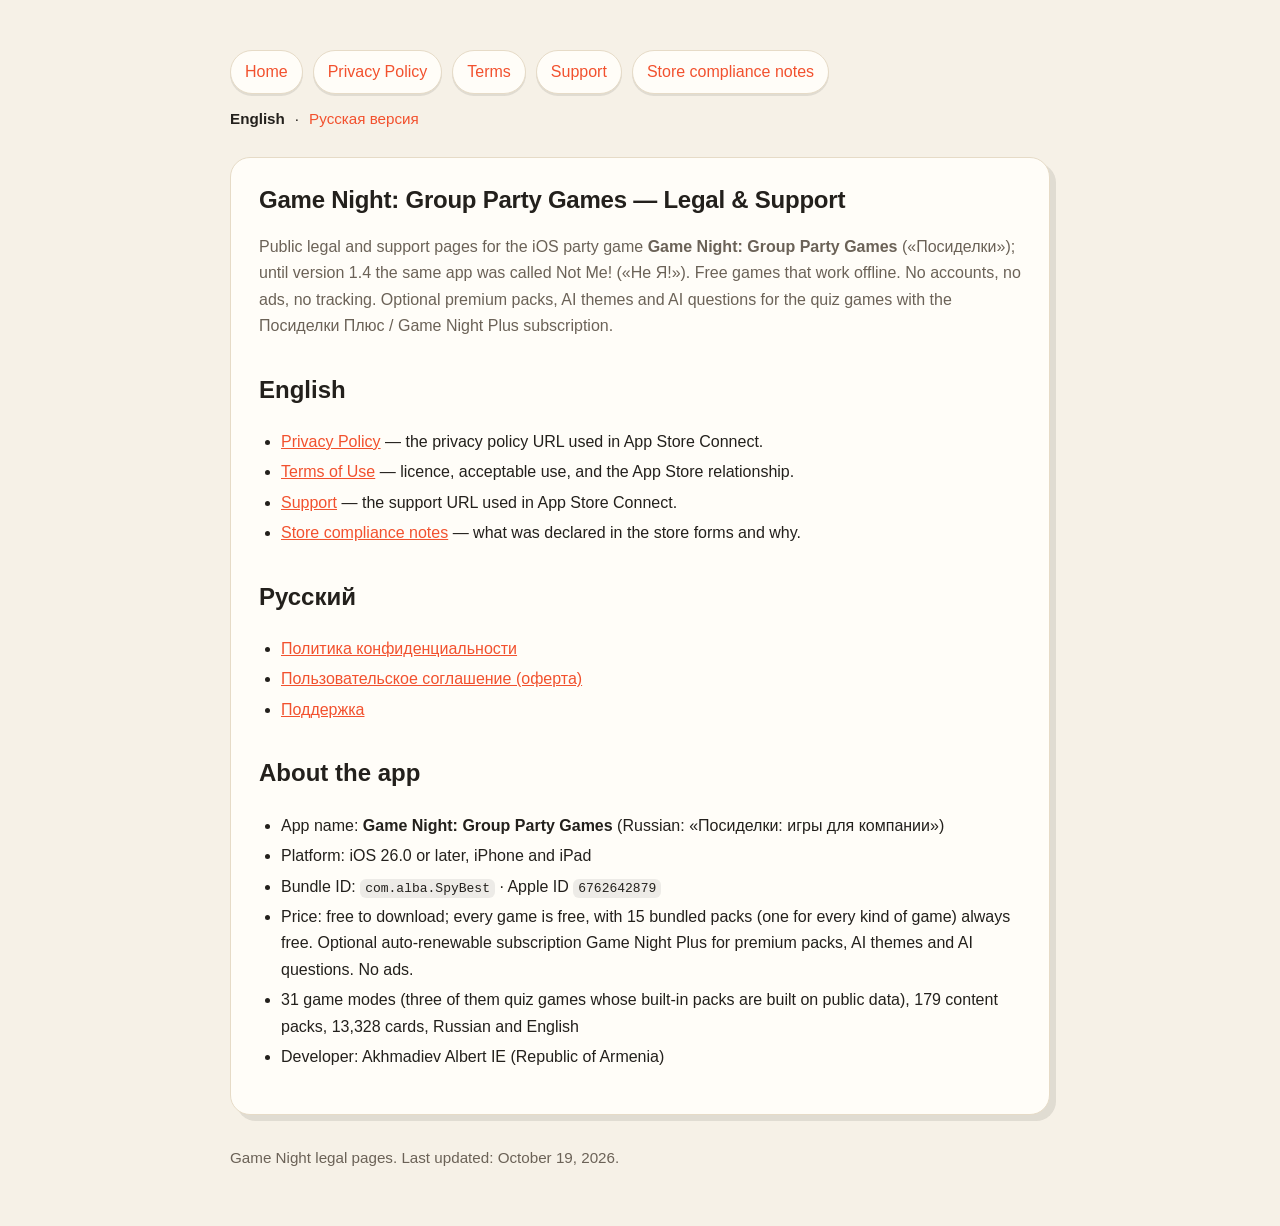
<file: index.html>
<!doctype html>
<html lang="en"><head><meta charset="utf-8"><meta name="viewport" content="width=device-width, initial-scale=1"><title>Legal &amp; Support — Game Night: Group Party Games</title><link rel="stylesheet" href="styles.css"></head>
<body><main><nav><a href="./">Home</a><a href="privacy.html">Privacy Policy</a><a href="terms.html">Terms</a><a href="support.html">Support</a><a href="store-compliance.html">Store compliance notes</a></nav>
<p class="lang"><strong>English</strong> · <a href="privacy-ru.html">Русская версия</a></p>
<section class="card">
<h1>Game Night: Group Party Games — Legal &amp; Support</h1>
<p class="muted">Public legal and support pages for the iOS party game <strong>Game Night: Group Party Games</strong> («Посиделки»); until version 1.4 the same app was called Not Me! («Не Я!»). Free games that work offline. No accounts, no ads, no tracking. Optional premium packs, AI themes and AI questions for the quiz games with the Посиделки Плюс / Game Night Plus subscription.</p>
<h2>English</h2>
<ul>
<li><a href="privacy.html">Privacy Policy</a> — the privacy policy URL used in App Store Connect.</li>
<li><a href="terms.html">Terms of Use</a> — licence, acceptable use, and the App Store relationship.</li>
<li><a href="support.html">Support</a> — the support URL used in App Store Connect.</li>
<li><a href="store-compliance.html">Store compliance notes</a> — what was declared in the store forms and why.</li>
</ul>
<h2>Русский</h2>
<ul>
<li><a href="privacy-ru.html">Политика конфиденциальности</a></li>
<li><a href="terms-ru.html">Пользовательское соглашение (оферта)</a></li>
<li><a href="support-ru.html">Поддержка</a></li>
</ul>
<h2>About the app</h2>
<ul>
<li>App name: <strong>Game Night: Group Party Games</strong> (Russian: «Посиделки: игры для компании»)</li>
<li>Platform: iOS 26.0 or later, iPhone and iPad</li>
<li>Bundle ID: <code>com.alba.SpyBest</code> · Apple ID <code>6762642879</code></li>
<li>Price: free to download; every game is free, with 15 bundled packs (one for every kind of game) always free. Optional auto-renewable subscription Game Night Plus for premium packs, AI themes and AI questions. No ads.</li>
<li>31 game modes (three of them quiz games whose built-in packs are built on public data), 179 content packs, 13,328 cards, Russian and English</li>
<li>Developer: Akhmadiev Albert IE (Republic of Armenia)</li>
</ul>
</section><footer>Game Night legal pages. Last updated: October 19, 2026.</footer></main></body></html>
</file>
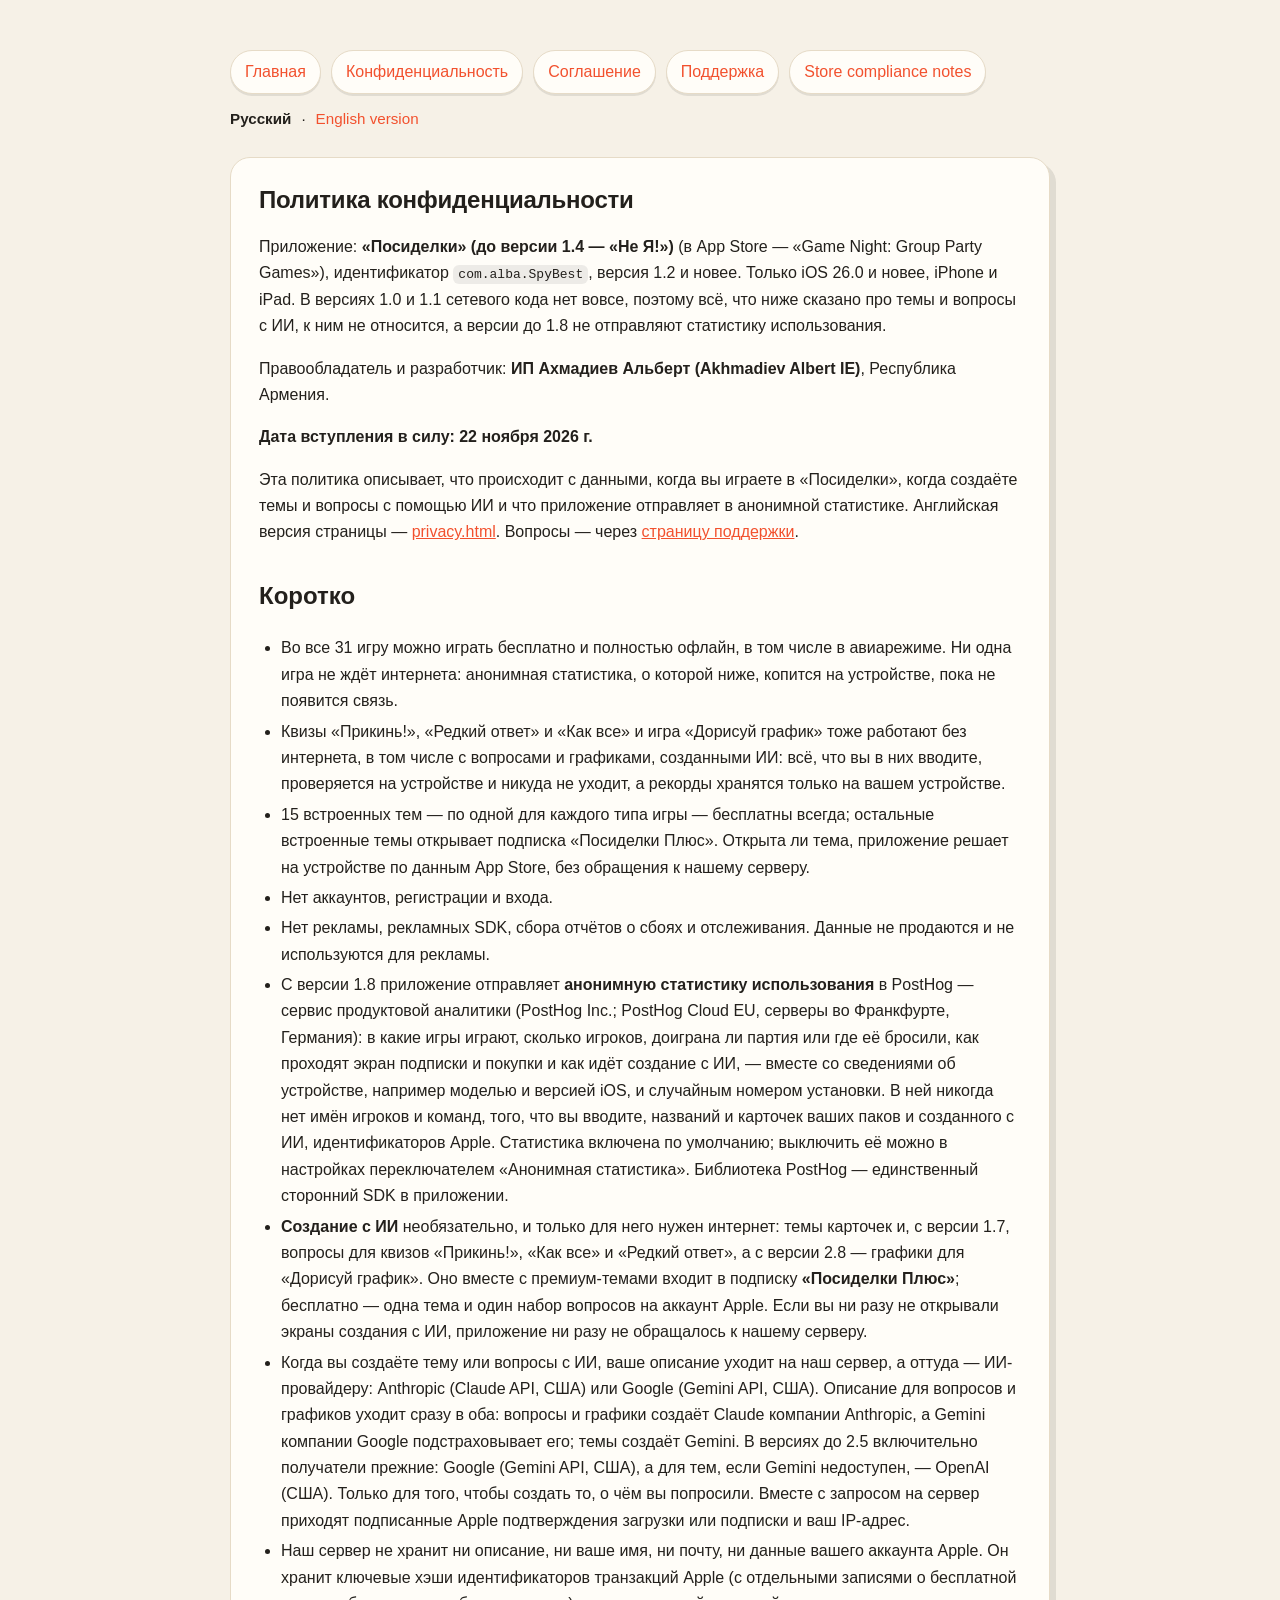
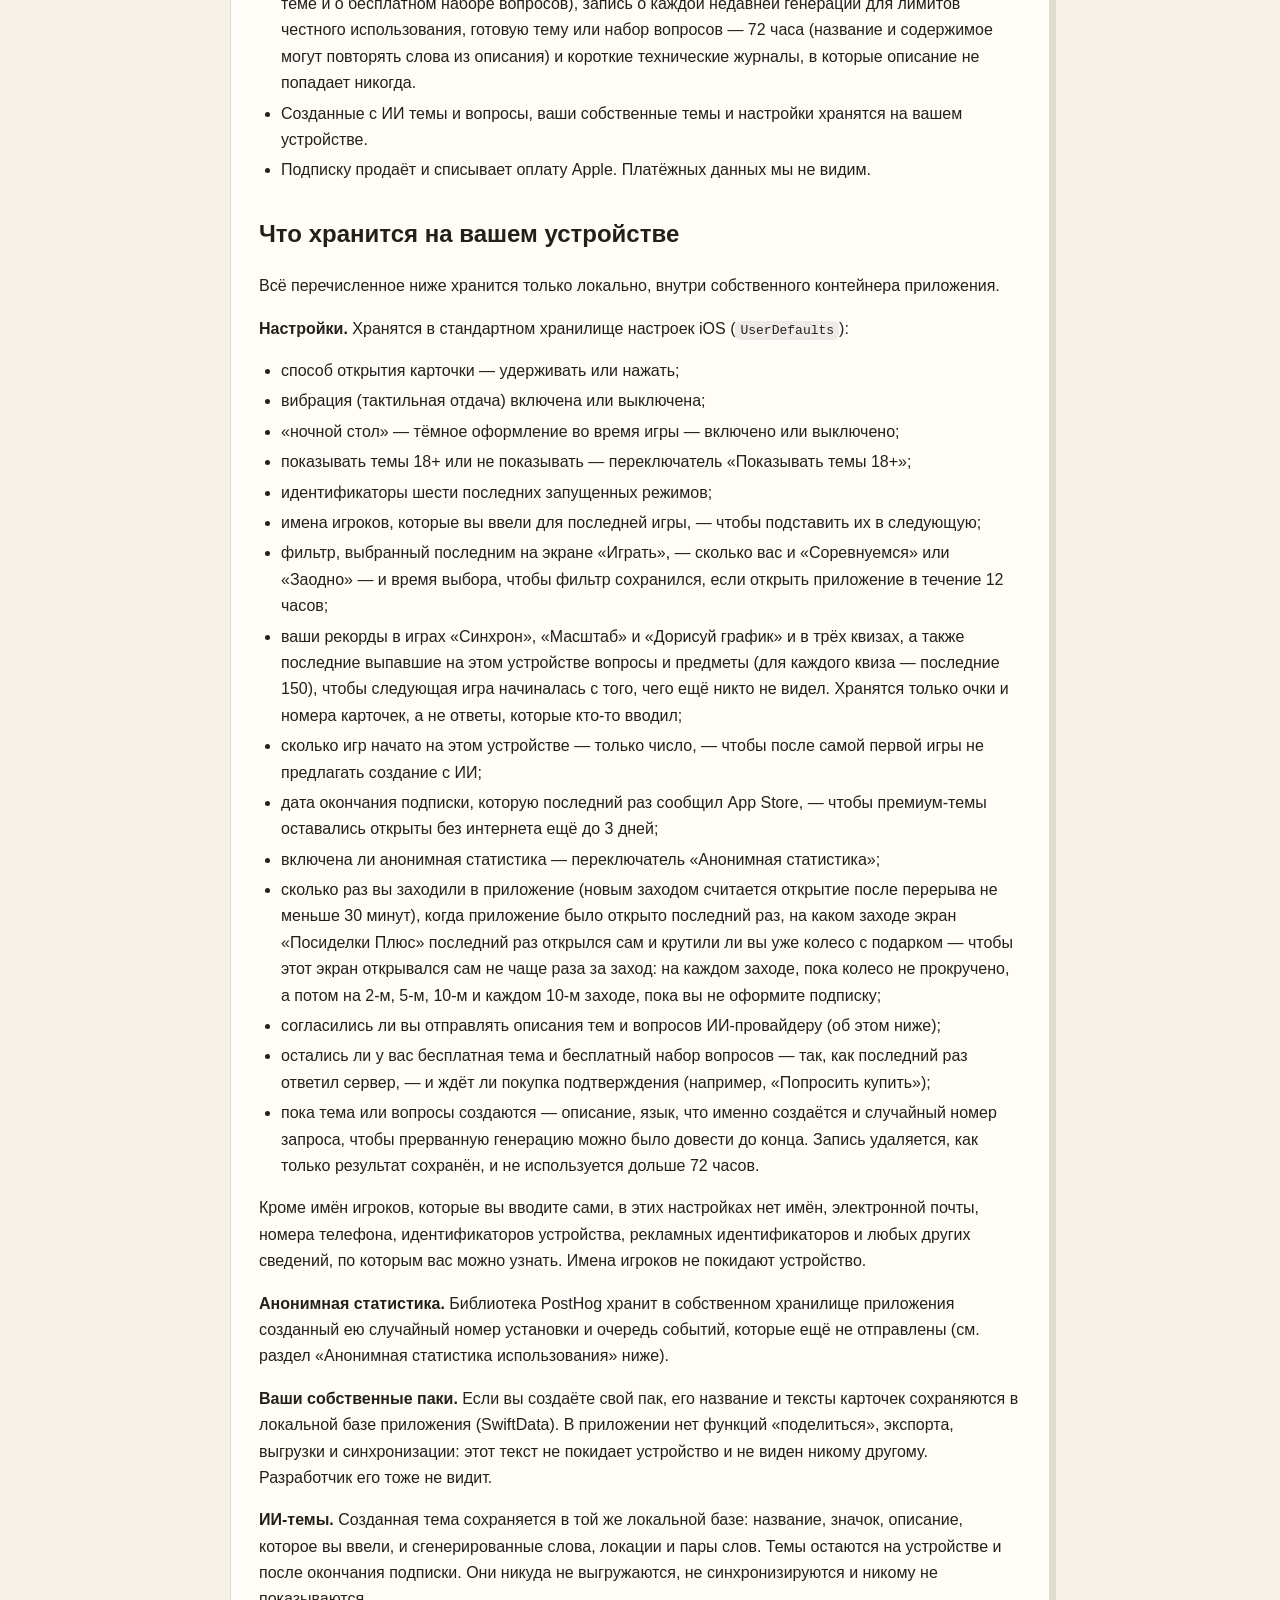
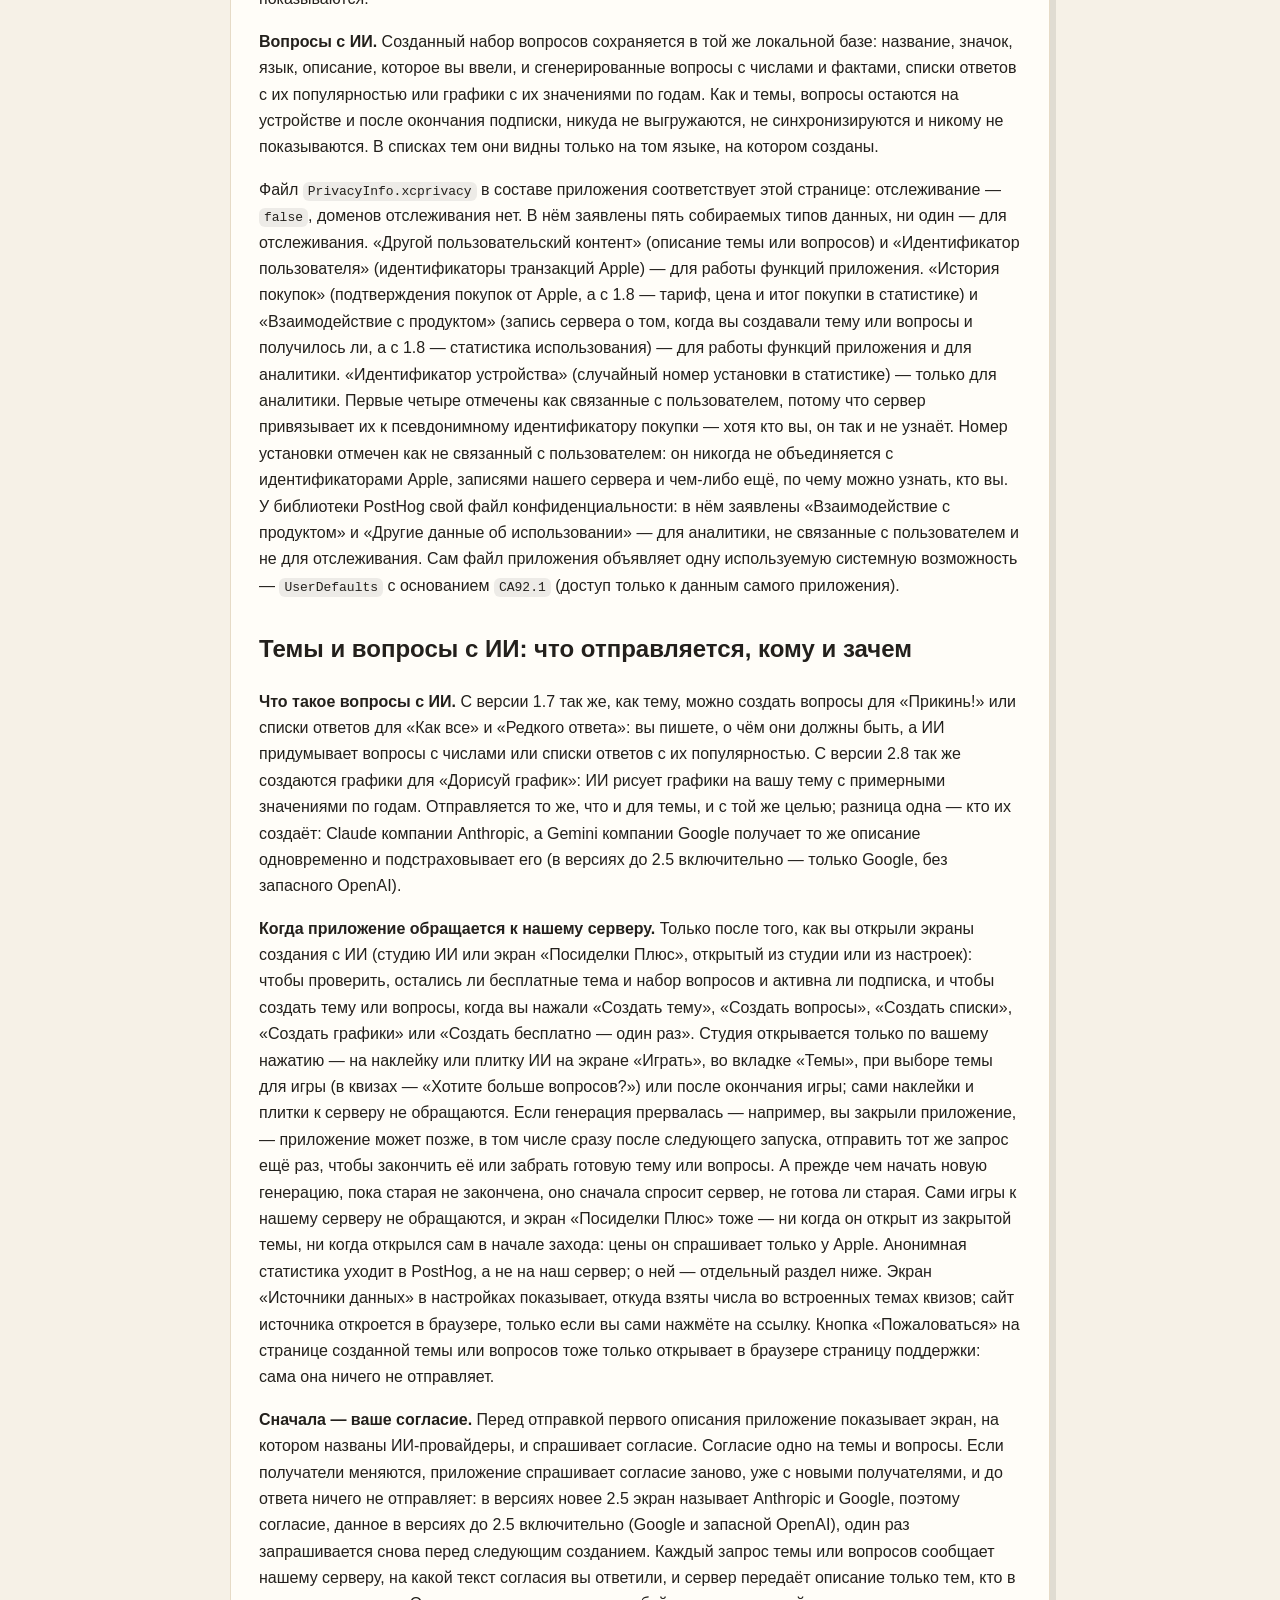
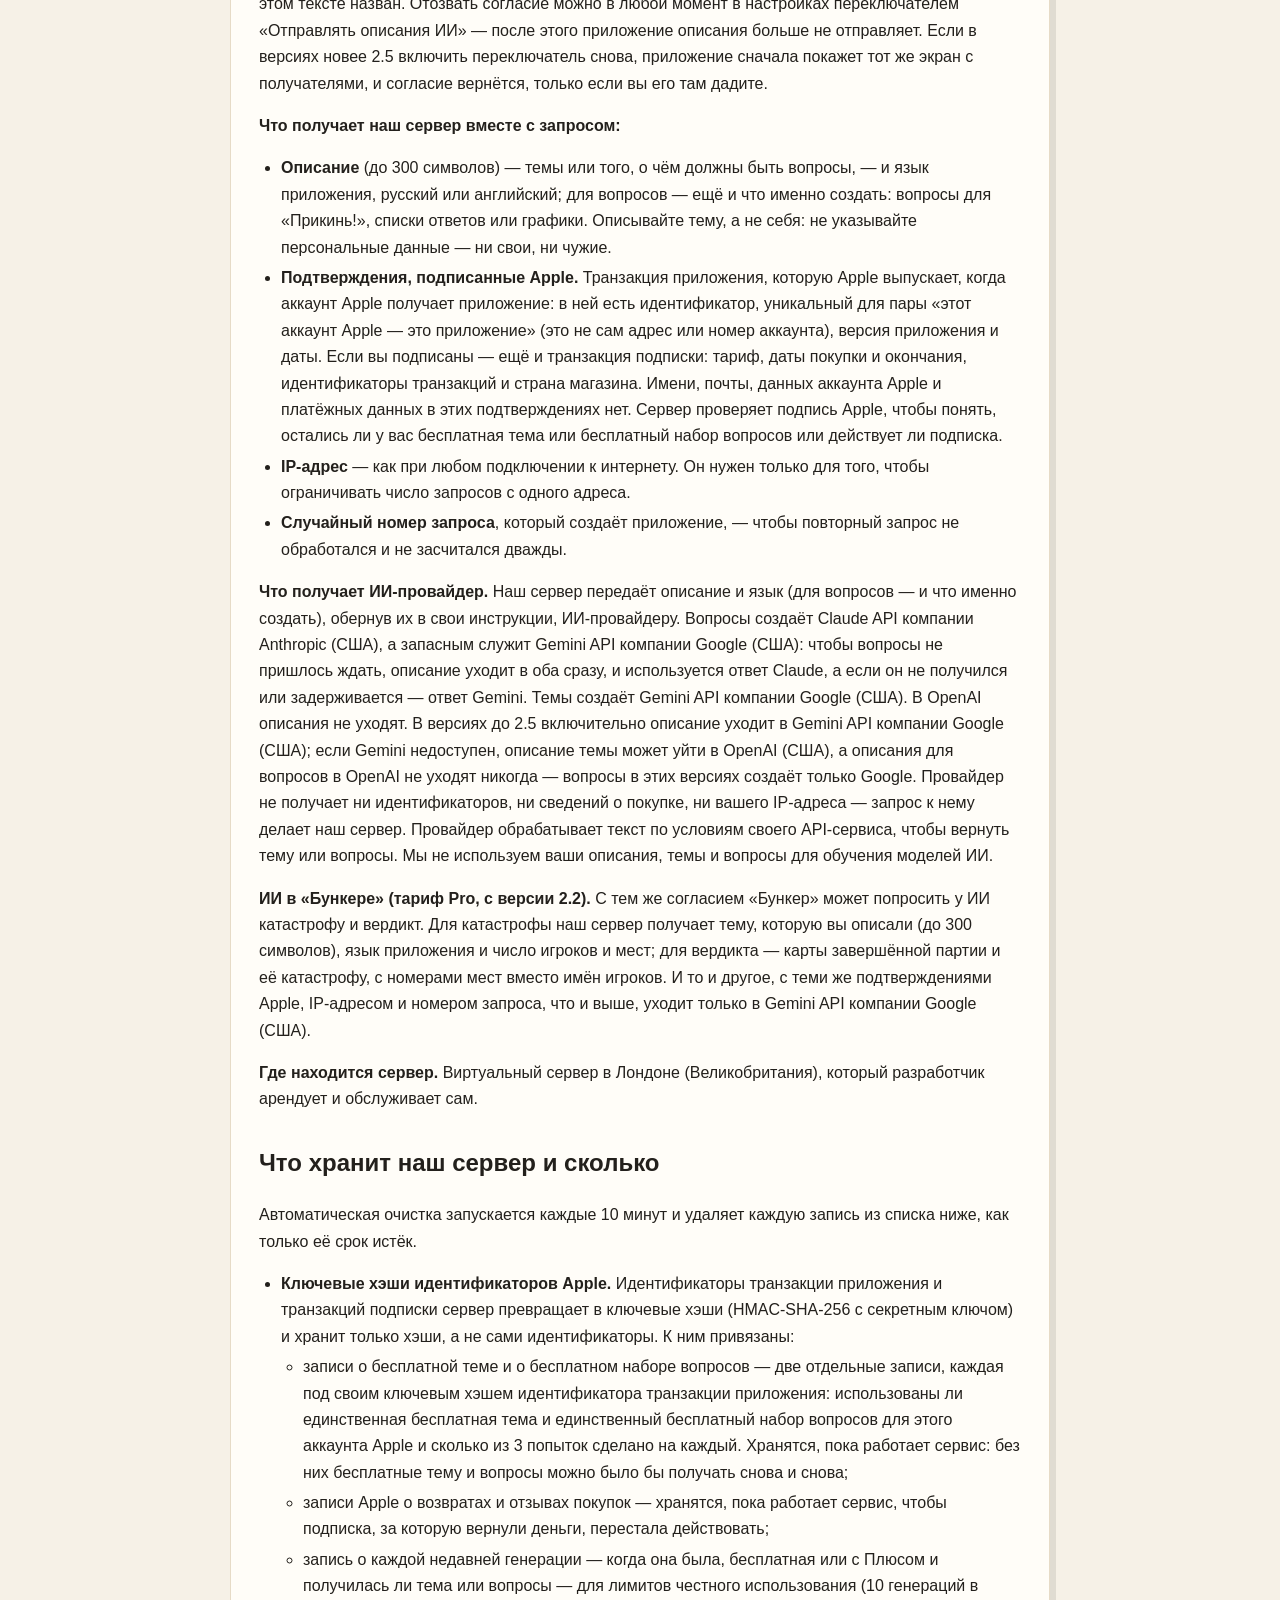
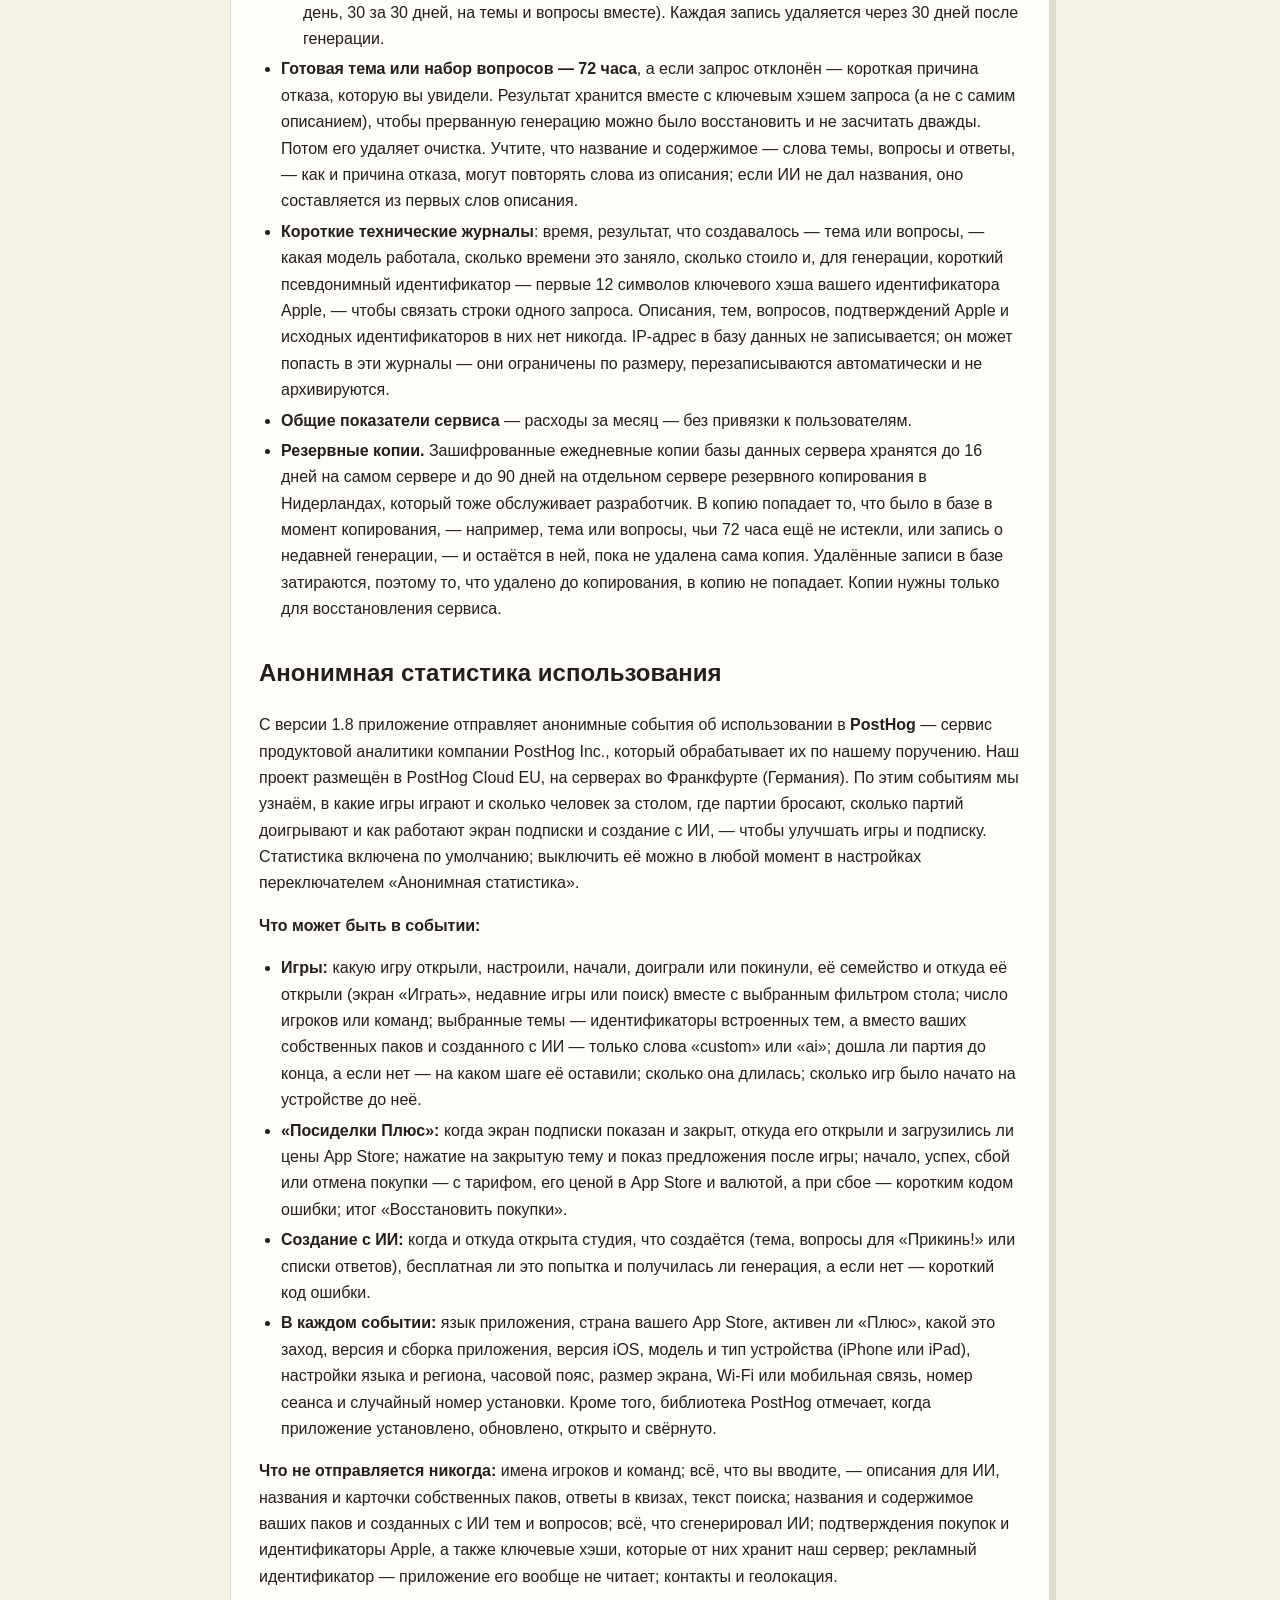
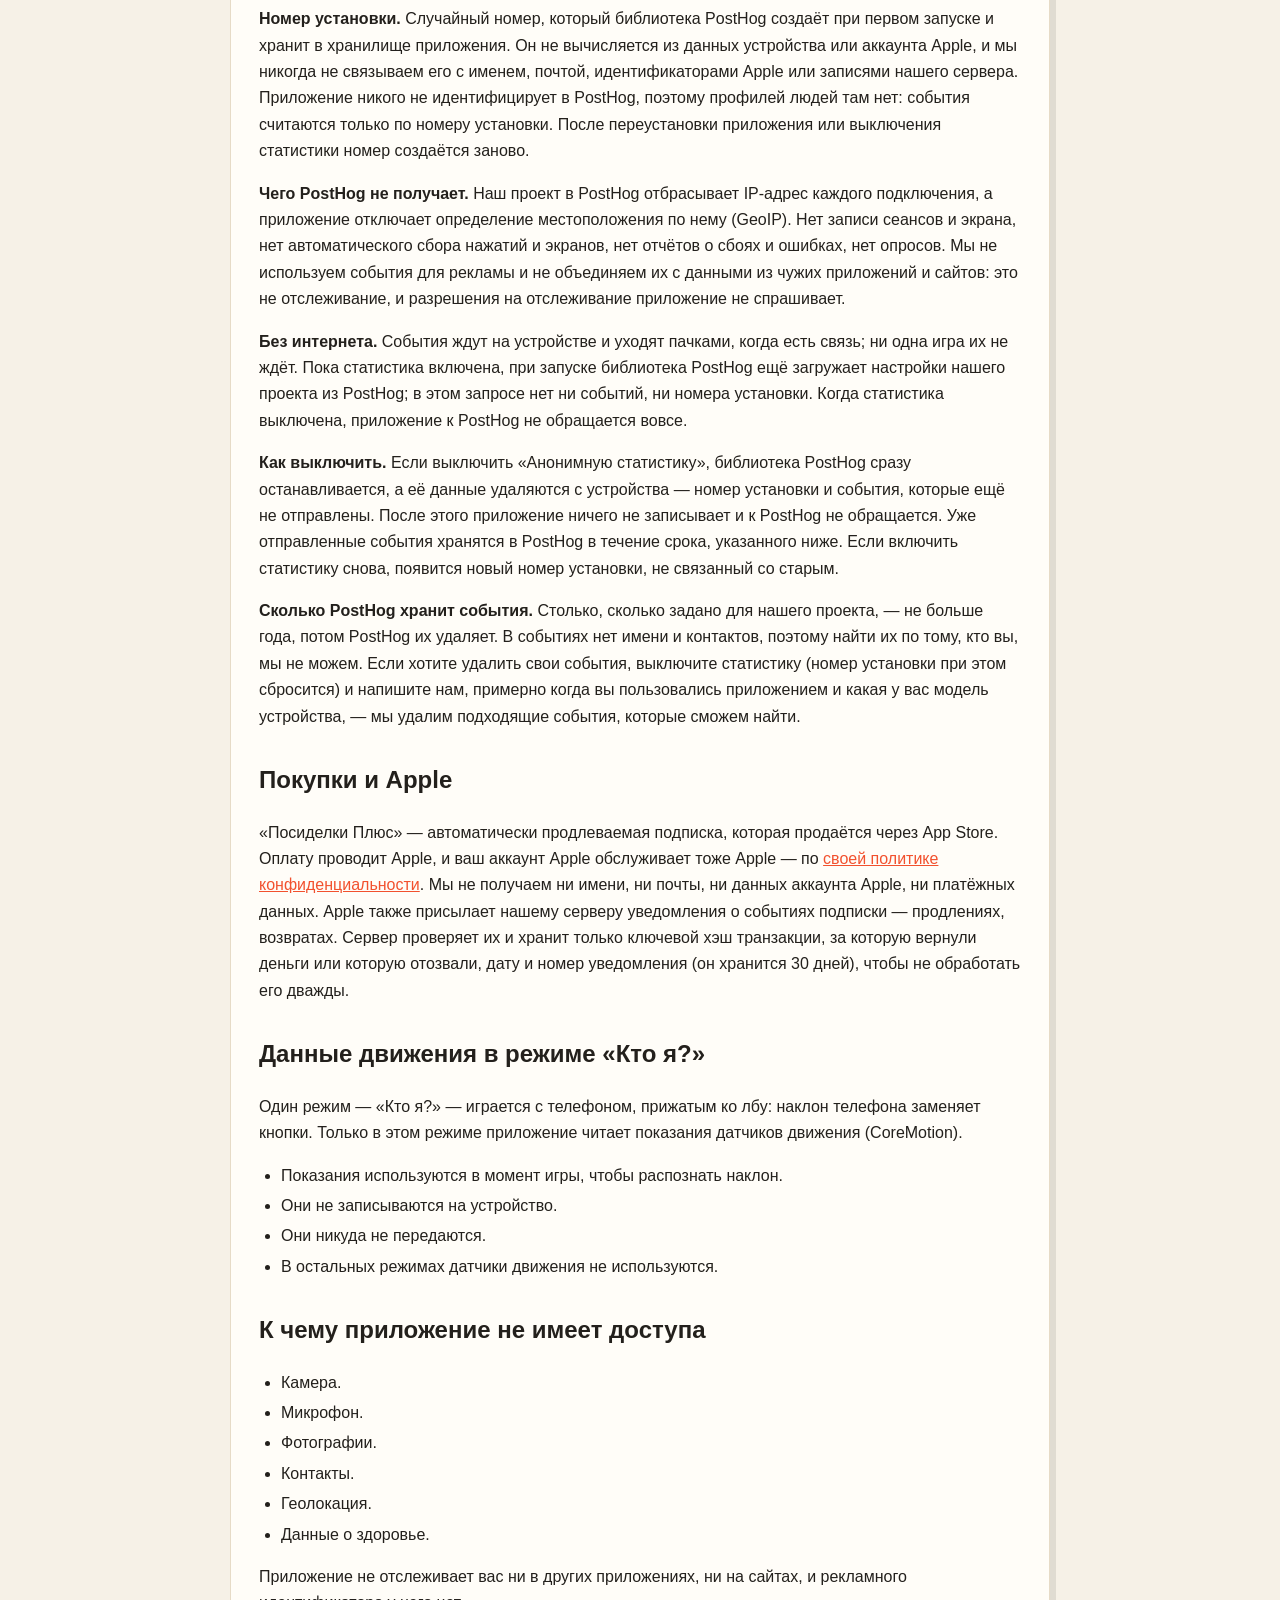
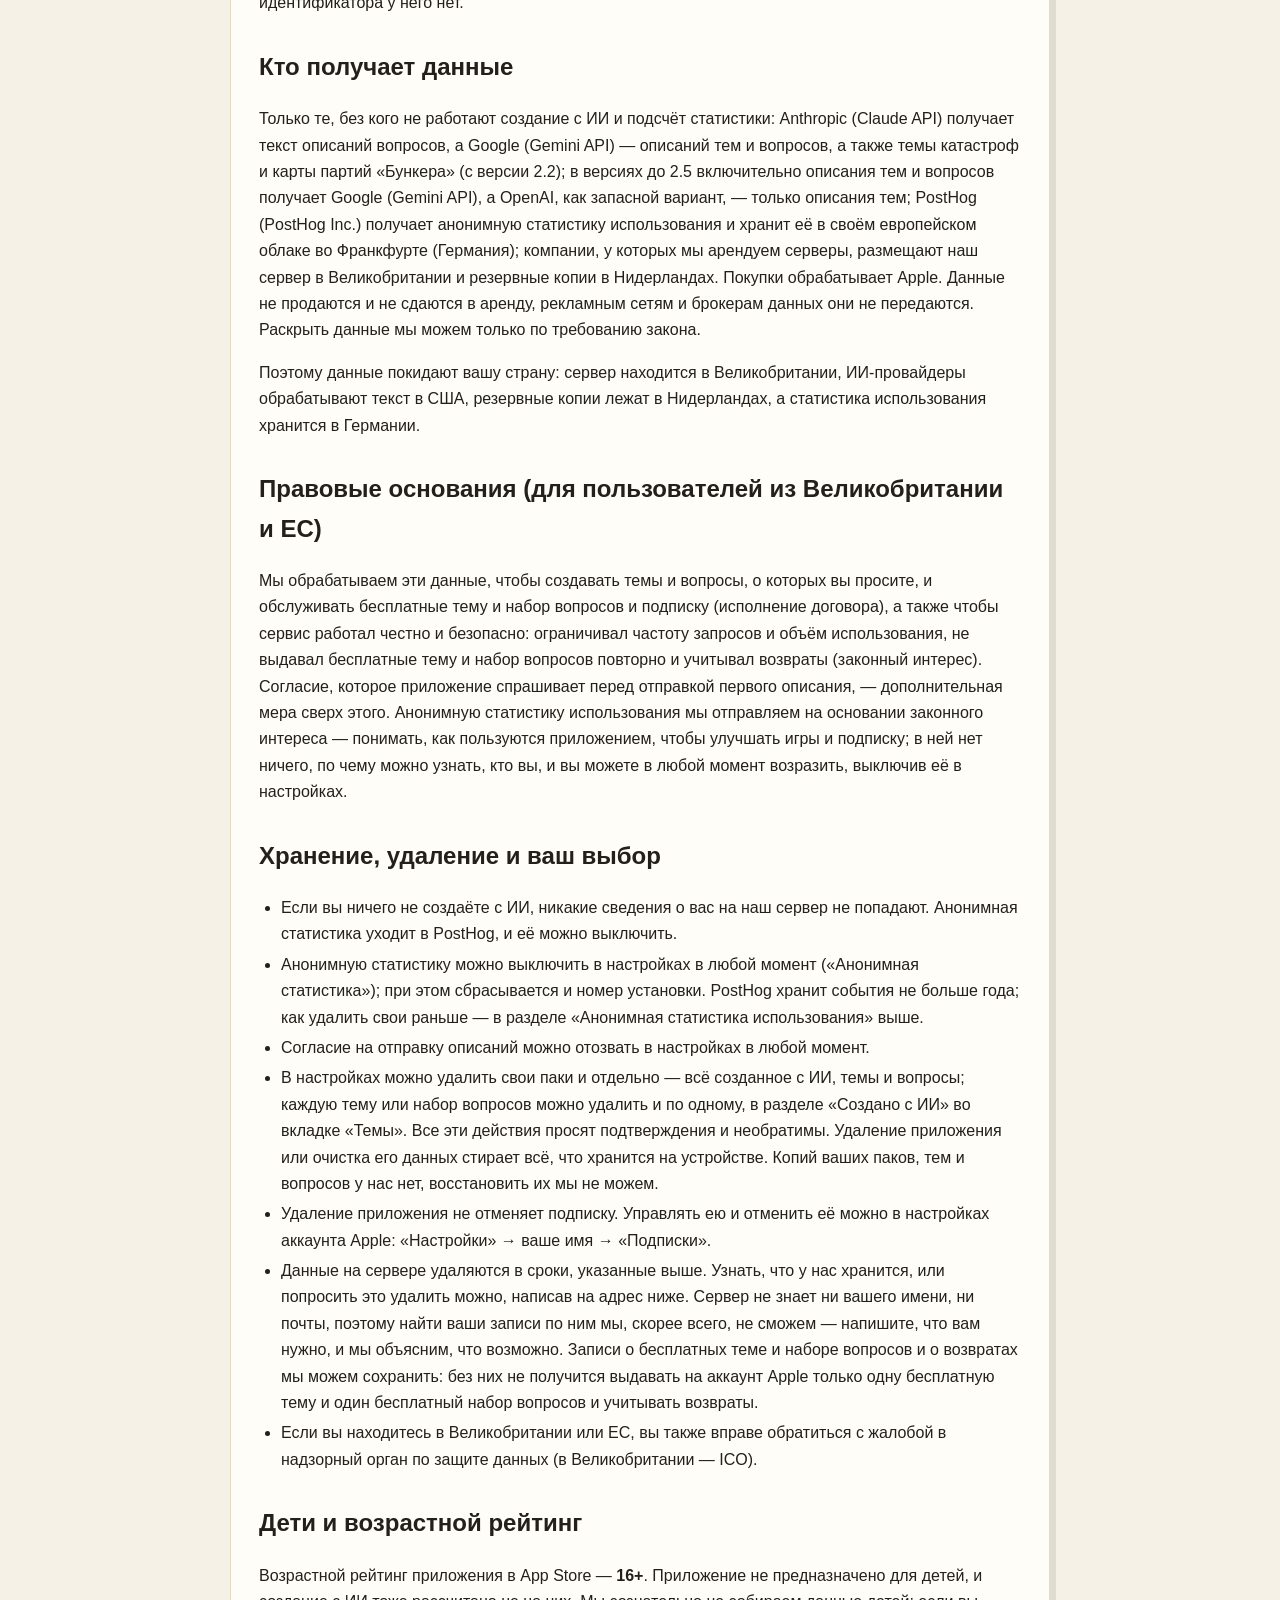
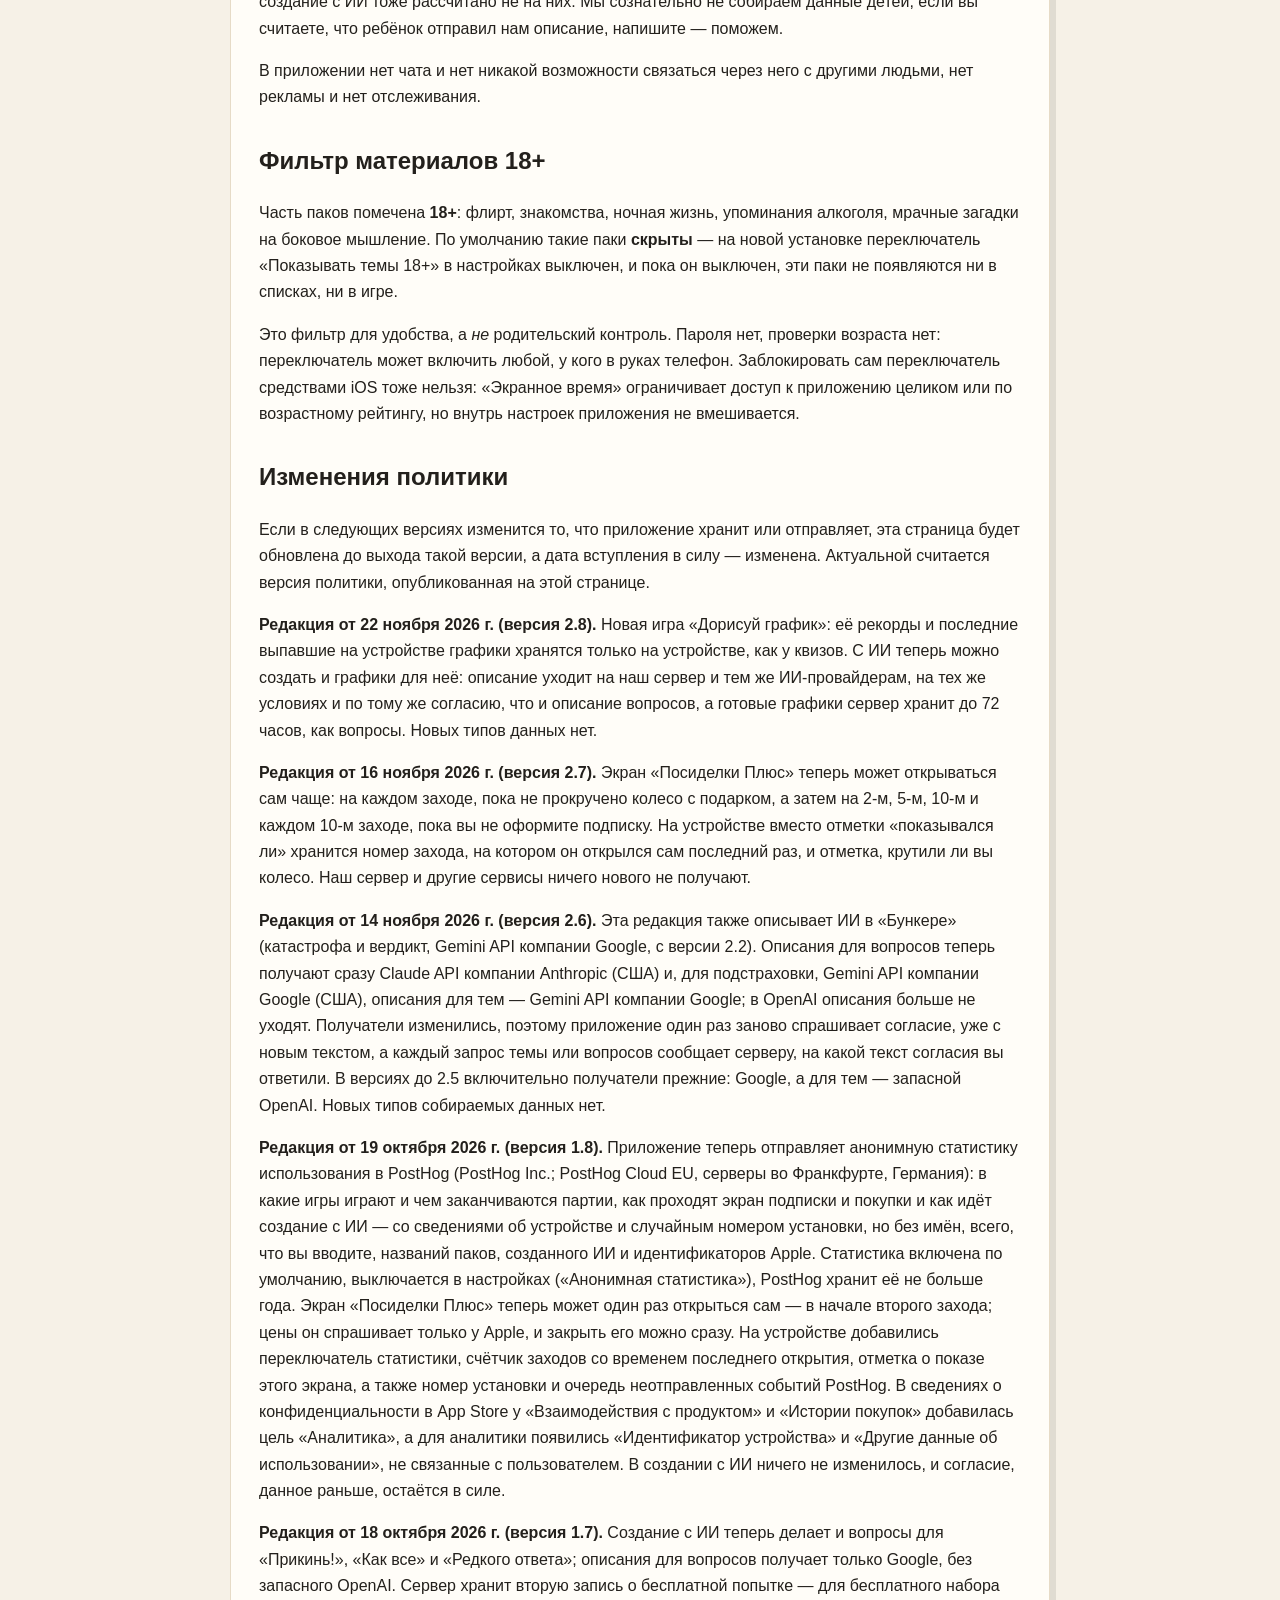
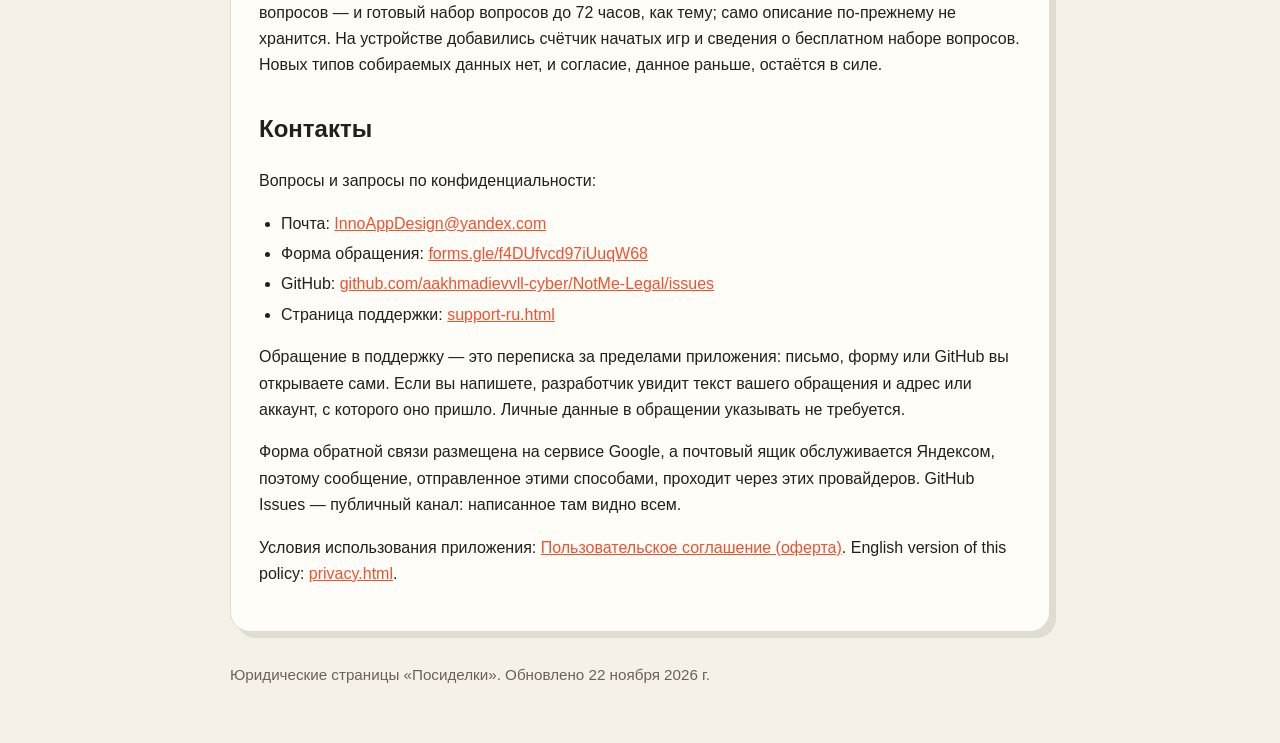
<file: privacy-ru.html>
<!doctype html>
<html lang="ru"><head><meta charset="utf-8"><meta name="viewport" content="width=device-width, initial-scale=1"><title>Политика конфиденциальности — «Посиделки»</title><link rel="stylesheet" href="styles.css"></head>
<body><main><nav><a href="./">Главная</a><a href="privacy-ru.html">Конфиденциальность</a><a href="terms-ru.html">Соглашение</a><a href="support-ru.html">Поддержка</a><a href="store-compliance.html">Store compliance notes</a></nav>
<p class="lang"><strong>Русский</strong> · <a href="privacy.html">English version</a></p>
<section class="card">
<h1>Политика конфиденциальности</h1>

<p>Приложение: <strong>«Посиделки» (до версии 1.4 — «Не Я!»)</strong> (в App Store — «Game Night: Group Party Games»), идентификатор <code>com.alba.SpyBest</code>, версия 1.2 и новее. Только iOS 26.0 и новее, iPhone и iPad. В версиях 1.0 и 1.1 сетевого кода нет вовсе, поэтому всё, что ниже сказано про темы и вопросы с ИИ, к ним не относится, а версии до 1.8 не отправляют статистику использования.</p>

<p>Правообладатель и разработчик: <strong>ИП Ахмадиев Альберт (Akhmadiev Albert IE)</strong>, Республика Армения.</p>

<p><strong>Дата вступления в силу: 22 ноября 2026 г.</strong></p>

<p>Эта политика описывает, что происходит с данными, когда вы играете в «Посиделки», когда создаёте темы и вопросы с помощью ИИ и что приложение отправляет в анонимной статистике. Английская версия страницы — <a href="privacy.html">privacy.html</a>. Вопросы — через <a href="support-ru.html">страницу поддержки</a>.</p>

<h2>Коротко</h2>

<ul>
<li>Во все 31 игру можно играть бесплатно и полностью офлайн, в том числе в авиарежиме. Ни одна игра не ждёт интернета: анонимная статистика, о которой ниже, копится на устройстве, пока не появится связь.</li>
<li>Квизы «Прикинь!», «Редкий ответ» и «Как все» и игра «Дорисуй график» тоже работают без интернета, в том числе с вопросами и графиками, созданными ИИ: всё, что вы в них вводите, проверяется на устройстве и никуда не уходит, а рекорды хранятся только на вашем устройстве.</li>
<li>15 встроенных тем — по одной для каждого типа игры — бесплатны всегда; остальные встроенные темы открывает подписка «Посиделки Плюс». Открыта ли тема, приложение решает на устройстве по данным App Store, без обращения к нашему серверу.</li>
<li>Нет аккаунтов, регистрации и входа.</li>
<li>Нет рекламы, рекламных SDK, сбора отчётов о сбоях и отслеживания. Данные не продаются и не используются для рекламы.</li>
<li>С версии 1.8 приложение отправляет <strong>анонимную статистику использования</strong> в PostHog — сервис продуктовой аналитики (PostHog Inc.; PostHog Cloud EU, серверы во Франкфурте, Германия): в какие игры играют, сколько игроков, доиграна ли партия или где её бросили, как проходят экран подписки и покупки и как идёт создание с ИИ, — вместе со сведениями об устройстве, например моделью и версией iOS, и случайным номером установки. В ней никогда нет имён игроков и команд, того, что вы вводите, названий и карточек ваших паков и созданного с ИИ, идентификаторов Apple. Статистика включена по умолчанию; выключить её можно в настройках переключателем «Анонимная статистика». Библиотека PostHog — единственный сторонний SDK в приложении.</li>
<li><strong>Создание с ИИ</strong> необязательно, и только для него нужен интернет: темы карточек и, с версии 1.7, вопросы для квизов «Прикинь!», «Как все» и «Редкий ответ», а с версии 2.8 — графики для «Дорисуй график». Оно вместе с премиум-темами входит в подписку <strong>«Посиделки Плюс»</strong>; бесплатно — одна тема и один набор вопросов на аккаунт Apple. Если вы ни разу не открывали экраны создания с ИИ, приложение ни разу не обращалось к нашему серверу.</li>
<li>Когда вы создаёте тему или вопросы с ИИ, ваше описание уходит на наш сервер, а оттуда — ИИ-провайдеру: Anthropic (Claude API, США) или Google (Gemini API, США). Описание для вопросов и графиков уходит сразу в оба: вопросы и графики создаёт Claude компании Anthropic, а Gemini компании Google подстраховывает его; темы создаёт Gemini. В версиях до 2.5 включительно получатели прежние: Google (Gemini API, США), а для тем, если Gemini недоступен, — OpenAI (США). Только для того, чтобы создать то, о чём вы попросили. Вместе с запросом на сервер приходят подписанные Apple подтверждения загрузки или подписки и ваш IP-адрес.</li>
<li>Наш сервер не хранит ни описание, ни ваше имя, ни почту, ни данные вашего аккаунта Apple. Он хранит ключевые хэши идентификаторов транзакций Apple (с отдельными записями о бесплатной теме и о бесплатном наборе вопросов), запись о каждой недавней генерации для лимитов честного использования, готовую тему или набор вопросов — 72 часа (название и содержимое могут повторять слова из описания) и короткие технические журналы, в которые описание не попадает никогда.</li>
<li>Созданные с ИИ темы и вопросы, ваши собственные темы и настройки хранятся на вашем устройстве.</li>
<li>Подписку продаёт и списывает оплату Apple. Платёжных данных мы не видим.</li>
</ul>

<h2>Что хранится на вашем устройстве</h2>

<p>Всё перечисленное ниже хранится только локально, внутри собственного контейнера приложения.</p>

<p><strong>Настройки.</strong> Хранятся в стандартном хранилище настроек iOS (<code>UserDefaults</code>):</p>

<ul>
<li>способ открытия карточки — удерживать или нажать;</li>
<li>вибрация (тактильная отдача) включена или выключена;</li>
<li>«ночной стол» — тёмное оформление во время игры — включено или выключено;</li>
<li>показывать темы 18+ или не показывать — переключатель «Показывать темы 18+»;</li>
<li>идентификаторы шести последних запущенных режимов;</li>
<li>имена игроков, которые вы ввели для последней игры, — чтобы подставить их в следующую;</li>
<li>фильтр, выбранный последним на экране «Играть», — сколько вас и «Соревнуемся» или «Заодно» — и время выбора, чтобы фильтр сохранился, если открыть приложение в течение 12 часов;</li>
<li>ваши рекорды в играх «Синхрон», «Масштаб» и «Дорисуй график» и в трёх квизах, а также последние выпавшие на этом устройстве вопросы и предметы (для каждого квиза — последние 150), чтобы следующая игра начиналась с того, чего ещё никто не видел. Хранятся только очки и номера карточек, а не ответы, которые кто-то вводил;</li>
<li>сколько игр начато на этом устройстве — только число, — чтобы после самой первой игры не предлагать создание с ИИ;</li>
<li>дата окончания подписки, которую последний раз сообщил App Store, — чтобы премиум-темы оставались открыты без интернета ещё до 3 дней;</li>
<li>включена ли анонимная статистика — переключатель «Анонимная статистика»;</li>
<li>сколько раз вы заходили в приложение (новым заходом считается открытие после перерыва не меньше 30 минут), когда приложение было открыто последний раз, на каком заходе экран «Посиделки Плюс» последний раз открылся сам и крутили ли вы уже колесо с подарком — чтобы этот экран открывался сам не чаще раза за заход: на каждом заходе, пока колесо не прокручено, а потом на 2-м, 5-м, 10-м и каждом 10-м заходе, пока вы не оформите подписку;</li>
<li>согласились ли вы отправлять описания тем и вопросов ИИ-провайдеру (об этом ниже);</li>
<li>остались ли у вас бесплатная тема и бесплатный набор вопросов — так, как последний раз ответил сервер, — и ждёт ли покупка подтверждения (например, «Попросить купить»);</li>
<li>пока тема или вопросы создаются — описание, язык, что именно создаётся и случайный номер запроса, чтобы прерванную генерацию можно было довести до конца. Запись удаляется, как только результат сохранён, и не используется дольше 72 часов.</li>
</ul>

<p>Кроме имён игроков, которые вы вводите сами, в этих настройках нет имён, электронной почты, номера телефона, идентификаторов устройства, рекламных идентификаторов и любых других сведений, по которым вас можно узнать. Имена игроков не покидают устройство.</p>

<p><strong>Анонимная статистика.</strong> Библиотека PostHog хранит в собственном хранилище приложения созданный ею случайный номер установки и очередь событий, которые ещё не отправлены (см. раздел «Анонимная статистика использования» ниже).</p>

<p><strong>Ваши собственные паки.</strong> Если вы создаёте свой пак, его название и тексты карточек сохраняются в локальной базе приложения (SwiftData). В приложении нет функций «поделиться», экспорта, выгрузки и синхронизации: этот текст не покидает устройство и не виден никому другому. Разработчик его тоже не видит.</p>

<p><strong>ИИ-темы.</strong> Созданная тема сохраняется в той же локальной базе: название, значок, описание, которое вы ввели, и сгенерированные слова, локации и пары слов. Темы остаются на устройстве и после окончания подписки. Они никуда не выгружаются, не синхронизируются и никому не показываются.</p>

<p><strong>Вопросы с ИИ.</strong> Созданный набор вопросов сохраняется в той же локальной базе: название, значок, язык, описание, которое вы ввели, и сгенерированные вопросы с числами и фактами, списки ответов с их популярностью или графики с их значениями по годам. Как и темы, вопросы остаются на устройстве и после окончания подписки, никуда не выгружаются, не синхронизируются и никому не показываются. В списках тем они видны только на том языке, на котором созданы.</p>

<p>Файл <code>PrivacyInfo.xcprivacy</code> в составе приложения соответствует этой странице: отслеживание — <code>false</code>, доменов отслеживания нет. В нём заявлены пять собираемых типов данных, ни один — для отслеживания. «Другой пользовательский контент» (описание темы или вопросов) и «Идентификатор пользователя» (идентификаторы транзакций Apple) — для работы функций приложения. «История покупок» (подтверждения покупок от Apple, а с 1.8 — тариф, цена и итог покупки в статистике) и «Взаимодействие с продуктом» (запись сервера о том, когда вы создавали тему или вопросы и получилось ли, а с 1.8 — статистика использования) — для работы функций приложения и для аналитики. «Идентификатор устройства» (случайный номер установки в статистике) — только для аналитики. Первые четыре отмечены как связанные с пользователем, потому что сервер привязывает их к псевдонимному идентификатору покупки — хотя кто вы, он так и не узнаёт. Номер установки отмечен как не связанный с пользователем: он никогда не объединяется с идентификаторами Apple, записями нашего сервера и чем-либо ещё, по чему можно узнать, кто вы. У библиотеки PostHog свой файл конфиденциальности: в нём заявлены «Взаимодействие с продуктом» и «Другие данные об использовании» — для аналитики, не связанные с пользователем и не для отслеживания. Сам файл приложения объявляет одну используемую системную возможность — <code>UserDefaults</code> с основанием <code>CA92.1</code> (доступ только к данным самого приложения).</p>

<h2>Темы и вопросы с ИИ: что отправляется, кому и зачем</h2>

<p><strong>Что такое вопросы с ИИ.</strong> С версии 1.7 так же, как тему, можно создать вопросы для «Прикинь!» или списки ответов для «Как все» и «Редкого ответа»: вы пишете, о чём они должны быть, а ИИ придумывает вопросы с числами или списки ответов с их популярностью. С версии 2.8 так же создаются графики для «Дорисуй график»: ИИ рисует графики на вашу тему с примерными значениями по годам. Отправляется то же, что и для темы, и с той же целью; разница одна — кто их создаёт: Claude компании Anthropic, а Gemini компании Google получает то же описание одновременно и подстраховывает его (в версиях до 2.5 включительно — только Google, без запасного OpenAI).</p>

<p><strong>Когда приложение обращается к нашему серверу.</strong> Только после того, как вы открыли экраны создания с ИИ (студию ИИ или экран «Посиделки Плюс», открытый из студии или из настроек): чтобы проверить, остались ли бесплатные тема и набор вопросов и активна ли подписка, и чтобы создать тему или вопросы, когда вы нажали «Создать тему», «Создать вопросы», «Создать списки», «Создать графики» или «Создать бесплатно — один раз». Студия открывается только по вашему нажатию — на наклейку или плитку ИИ на экране «Играть», во вкладке «Темы», при выборе темы для игры (в квизах — «Хотите больше вопросов?») или после окончания игры; сами наклейки и плитки к серверу не обращаются. Если генерация прервалась — например, вы закрыли приложение, — приложение может позже, в том числе сразу после следующего запуска, отправить тот же запрос ещё раз, чтобы закончить её или забрать готовую тему или вопросы. А прежде чем начать новую генерацию, пока старая не закончена, оно сначала спросит сервер, не готова ли старая. Сами игры к нашему серверу не обращаются, и экран «Посиделки Плюс» тоже — ни когда он открыт из закрытой темы, ни когда открылся сам в начале захода: цены он спрашивает только у Apple. Анонимная статистика уходит в PostHog, а не на наш сервер; о ней — отдельный раздел ниже. Экран «Источники данных» в настройках показывает, откуда взяты числа во встроенных темах квизов; сайт источника откроется в браузере, только если вы сами нажмёте на ссылку. Кнопка «Пожаловаться» на странице созданной темы или вопросов тоже только открывает в браузере страницу поддержки: сама она ничего не отправляет.</p>

<p><strong>Сначала — ваше согласие.</strong> Перед отправкой первого описания приложение показывает экран, на котором названы ИИ-провайдеры, и спрашивает согласие. Согласие одно на темы и вопросы. Если получатели меняются, приложение спрашивает согласие заново, уже с новыми получателями, и до ответа ничего не отправляет: в версиях новее 2.5 экран называет Anthropic и Google, поэтому согласие, данное в версиях до 2.5 включительно (Google и запасной OpenAI), один раз запрашивается снова перед следующим созданием. Каждый запрос темы или вопросов сообщает нашему серверу, на какой текст согласия вы ответили, и сервер передаёт описание только тем, кто в этом тексте назван. Отозвать согласие можно в любой момент в настройках переключателем «Отправлять описания ИИ» — после этого приложение описания больше не отправляет. Если в версиях новее 2.5 включить переключатель снова, приложение сначала покажет тот же экран с получателями, и согласие вернётся, только если вы его там дадите.</p>

<p><strong>Что получает наш сервер вместе с запросом:</strong></p>

<ul>
<li><strong>Описание</strong> (до 300 символов) — темы или того, о чём должны быть вопросы, — и язык приложения, русский или английский; для вопросов — ещё и что именно создать: вопросы для «Прикинь!», списки ответов или графики. Описывайте тему, а не себя: не указывайте персональные данные — ни свои, ни чужие.</li>
<li><strong>Подтверждения, подписанные Apple.</strong> Транзакция приложения, которую Apple выпускает, когда аккаунт Apple получает приложение: в ней есть идентификатор, уникальный для пары «этот аккаунт Apple — это приложение» (это не сам адрес или номер аккаунта), версия приложения и даты. Если вы подписаны — ещё и транзакция подписки: тариф, даты покупки и окончания, идентификаторы транзакций и страна магазина. Имени, почты, данных аккаунта Apple и платёжных данных в этих подтверждениях нет. Сервер проверяет подпись Apple, чтобы понять, остались ли у вас бесплатная тема или бесплатный набор вопросов или действует ли подписка.</li>
<li><strong>IP-адрес</strong> — как при любом подключении к интернету. Он нужен только для того, чтобы ограничивать число запросов с одного адреса.</li>
<li><strong>Случайный номер запроса</strong>, который создаёт приложение, — чтобы повторный запрос не обработался и не засчитался дважды.</li>
</ul>

<p><strong>Что получает ИИ-провайдер.</strong> Наш сервер передаёт описание и язык (для вопросов — и что именно создать), обернув их в свои инструкции, ИИ-провайдеру. Вопросы создаёт Claude API компании Anthropic (США), а запасным служит Gemini API компании Google (США): чтобы вопросы не пришлось ждать, описание уходит в оба сразу, и используется ответ Claude, а если он не получился или задерживается — ответ Gemini. Темы создаёт Gemini API компании Google (США). В OpenAI описания не уходят. В версиях до 2.5 включительно описание уходит в Gemini API компании Google (США); если Gemini недоступен, описание темы может уйти в OpenAI (США), а описания для вопросов в OpenAI не уходят никогда — вопросы в этих версиях создаёт только Google. Провайдер не получает ни идентификаторов, ни сведений о покупке, ни вашего IP-адреса — запрос к нему делает наш сервер. Провайдер обрабатывает текст по условиям своего API-сервиса, чтобы вернуть тему или вопросы. Мы не используем ваши описания, темы и вопросы для обучения моделей ИИ.</p>

<p><strong>ИИ в «Бункере» (тариф Pro, с версии 2.2).</strong> С тем же согласием «Бункер» может попросить у ИИ катастрофу и вердикт. Для катастрофы наш сервер получает тему, которую вы описали (до 300 символов), язык приложения и число игроков и мест; для вердикта — карты завершённой партии и её катастрофу, с номерами мест вместо имён игроков. И то и другое, с теми же подтверждениями Apple, IP-адресом и номером запроса, что и выше, уходит только в Gemini API компании Google (США).</p>

<p><strong>Где находится сервер.</strong> Виртуальный сервер в Лондоне (Великобритания), который разработчик арендует и обслуживает сам.</p>

<h2>Что хранит наш сервер и сколько</h2>

<p>Автоматическая очистка запускается каждые 10 минут и удаляет каждую запись из списка ниже, как только её срок истёк.</p>

<ul>
<li><strong>Ключевые хэши идентификаторов Apple.</strong> Идентификаторы транзакции приложения и транзакций подписки сервер превращает в ключевые хэши (HMAC-SHA-256 с секретным ключом) и хранит только хэши, а не сами идентификаторы. К ним привязаны:
<ul>
<li>записи о бесплатной теме и о бесплатном наборе вопросов — две отдельные записи, каждая под своим ключевым хэшем идентификатора транзакции приложения: использованы ли единственная бесплатная тема и единственный бесплатный набор вопросов для этого аккаунта Apple и сколько из 3 попыток сделано на каждый. Хранятся, пока работает сервис: без них бесплатные тему и вопросы можно было бы получать снова и снова;</li>
<li>записи Apple о возвратах и отзывах покупок — хранятся, пока работает сервис, чтобы подписка, за которую вернули деньги, перестала действовать;</li>
<li>запись о каждой недавней генерации — когда она была, бесплатная или с Плюсом и получилась ли тема или вопросы — для лимитов честного использования (10 генераций в день, 30 за 30 дней, на темы и вопросы вместе). Каждая запись удаляется через 30 дней после генерации.</li>
</ul>
</li>
<li><strong>Готовая тема или набор вопросов — 72 часа</strong>, а если запрос отклонён — короткая причина отказа, которую вы увидели. Результат хранится вместе с ключевым хэшем запроса (а не с самим описанием), чтобы прерванную генерацию можно было восстановить и не засчитать дважды. Потом его удаляет очистка. Учтите, что название и содержимое — слова темы, вопросы и ответы, — как и причина отказа, могут повторять слова из описания; если ИИ не дал названия, оно составляется из первых слов описания.</li>
<li><strong>Короткие технические журналы</strong>: время, результат, что создавалось — тема или вопросы, — какая модель работала, сколько времени это заняло, сколько стоило и, для генерации, короткий псевдонимный идентификатор — первые 12 символов ключевого хэша вашего идентификатора Apple, — чтобы связать строки одного запроса. Описания, тем, вопросов, подтверждений Apple и исходных идентификаторов в них нет никогда. IP-адрес в базу данных не записывается; он может попасть в эти журналы — они ограничены по размеру, перезаписываются автоматически и не архивируются.</li>
<li><strong>Общие показатели сервиса</strong> — расходы за месяц — без привязки к пользователям.</li>
<li><strong>Резервные копии.</strong> Зашифрованные ежедневные копии базы данных сервера хранятся до 16 дней на самом сервере и до 90 дней на отдельном сервере резервного копирования в Нидерландах, который тоже обслуживает разработчик. В копию попадает то, что было в базе в момент копирования, — например, тема или вопросы, чьи 72 часа ещё не истекли, или запись о недавней генерации, — и остаётся в ней, пока не удалена сама копия. Удалённые записи в базе затираются, поэтому то, что удалено до копирования, в копию не попадает. Копии нужны только для восстановления сервиса.</li>
</ul>

<h2>Анонимная статистика использования</h2>

<p>С версии 1.8 приложение отправляет анонимные события об использовании в <strong>PostHog</strong> — сервис продуктовой аналитики компании PostHog Inc., который обрабатывает их по нашему поручению. Наш проект размещён в PostHog Cloud EU, на серверах во Франкфурте (Германия). По этим событиям мы узнаём, в какие игры играют и сколько человек за столом, где партии бросают, сколько партий доигрывают и как работают экран подписки и создание с ИИ, — чтобы улучшать игры и подписку. Статистика включена по умолчанию; выключить её можно в любой момент в настройках переключателем «Анонимная статистика».</p>

<p><strong>Что может быть в событии:</strong></p>

<ul>
<li><strong>Игры:</strong> какую игру открыли, настроили, начали, доиграли или покинули, её семейство и откуда её открыли (экран «Играть», недавние игры или поиск) вместе с выбранным фильтром стола; число игроков или команд; выбранные темы — идентификаторы встроенных тем, а вместо ваших собственных паков и созданного с ИИ — только слова «custom» или «ai»; дошла ли партия до конца, а если нет — на каком шаге её оставили; сколько она длилась; сколько игр было начато на устройстве до неё.</li>
<li><strong>«Посиделки Плюс»:</strong> когда экран подписки показан и закрыт, откуда его открыли и загрузились ли цены App Store; нажатие на закрытую тему и показ предложения после игры; начало, успех, сбой или отмена покупки — с тарифом, его ценой в App Store и валютой, а при сбое — коротким кодом ошибки; итог «Восстановить покупки».</li>
<li><strong>Создание с ИИ:</strong> когда и откуда открыта студия, что создаётся (тема, вопросы для «Прикинь!» или списки ответов), бесплатная ли это попытка и получилась ли генерация, а если нет — короткий код ошибки.</li>
<li><strong>В каждом событии:</strong> язык приложения, страна вашего App Store, активен ли «Плюс», какой это заход, версия и сборка приложения, версия iOS, модель и тип устройства (iPhone или iPad), настройки языка и региона, часовой пояс, размер экрана, Wi-Fi или мобильная связь, номер сеанса и случайный номер установки. Кроме того, библиотека PostHog отмечает, когда приложение установлено, обновлено, открыто и свёрнуто.</li>
</ul>

<p><strong>Что не отправляется никогда:</strong> имена игроков и команд; всё, что вы вводите, — описания для ИИ, названия и карточки собственных паков, ответы в квизах, текст поиска; названия и содержимое ваших паков и созданных с ИИ тем и вопросов; всё, что сгенерировал ИИ; подтверждения покупок и идентификаторы Apple, а также ключевые хэши, которые от них хранит наш сервер; рекламный идентификатор — приложение его вообще не читает; контакты и геолокация.</p>

<p><strong>Номер установки.</strong> Случайный номер, который библиотека PostHog создаёт при первом запуске и хранит в хранилище приложения. Он не вычисляется из данных устройства или аккаунта Apple, и мы никогда не связываем его с именем, почтой, идентификаторами Apple или записями нашего сервера. Приложение никого не идентифицирует в PostHog, поэтому профилей людей там нет: события считаются только по номеру установки. После переустановки приложения или выключения статистики номер создаётся заново.</p>

<p><strong>Чего PostHog не получает.</strong> Наш проект в PostHog отбрасывает IP-адрес каждого подключения, а приложение отключает определение местоположения по нему (GeoIP). Нет записи сеансов и экрана, нет автоматического сбора нажатий и экранов, нет отчётов о сбоях и ошибках, нет опросов. Мы не используем события для рекламы и не объединяем их с данными из чужих приложений и сайтов: это не отслеживание, и разрешения на отслеживание приложение не спрашивает.</p>

<p><strong>Без интернета.</strong> События ждут на устройстве и уходят пачками, когда есть связь; ни одна игра их не ждёт. Пока статистика включена, при запуске библиотека PostHog ещё загружает настройки нашего проекта из PostHog; в этом запросе нет ни событий, ни номера установки. Когда статистика выключена, приложение к PostHog не обращается вовсе.</p>

<p><strong>Как выключить.</strong> Если выключить «Анонимную статистику», библиотека PostHog сразу останавливается, а её данные удаляются с устройства — номер установки и события, которые ещё не отправлены. После этого приложение ничего не записывает и к PostHog не обращается. Уже отправленные события хранятся в PostHog в течение срока, указанного ниже. Если включить статистику снова, появится новый номер установки, не связанный со старым.</p>

<p><strong>Сколько PostHog хранит события.</strong> Столько, сколько задано для нашего проекта, — не больше года, потом PostHog их удаляет. В событиях нет имени и контактов, поэтому найти их по тому, кто вы, мы не можем. Если хотите удалить свои события, выключите статистику (номер установки при этом сбросится) и напишите нам, примерно когда вы пользовались приложением и какая у вас модель устройства, — мы удалим подходящие события, которые сможем найти.</p>

<h2>Покупки и Apple</h2>

<p>«Посиделки Плюс» — автоматически продлеваемая подписка, которая продаётся через App Store. Оплату проводит Apple, и ваш аккаунт Apple обслуживает тоже Apple — по <a href="https://www.apple.com/legal/privacy/">своей политике конфиденциальности</a>. Мы не получаем ни имени, ни почты, ни данных аккаунта Apple, ни платёжных данных. Apple также присылает нашему серверу уведомления о событиях подписки — продлениях, возвратах. Сервер проверяет их и хранит только ключевой хэш транзакции, за которую вернули деньги или которую отозвали, дату и номер уведомления (он хранится 30 дней), чтобы не обработать его дважды.</p>

<h2>Данные движения в режиме «Кто я?»</h2>

<p>Один режим — «Кто я?» — играется с телефоном, прижатым ко лбу: наклон телефона заменяет кнопки. Только в этом режиме приложение читает показания датчиков движения (CoreMotion).</p>

<ul>
<li>Показания используются в момент игры, чтобы распознать наклон.</li>
<li>Они не записываются на устройство.</li>
<li>Они никуда не передаются.</li>
<li>В остальных режимах датчики движения не используются.</li>
</ul>

<h2>К чему приложение не имеет доступа</h2>

<ul>
<li>Камера.</li>
<li>Микрофон.</li>
<li>Фотографии.</li>
<li>Контакты.</li>
<li>Геолокация.</li>
<li>Данные о здоровье.</li>
</ul>

<p>Приложение не отслеживает вас ни в других приложениях, ни на сайтах, и рекламного идентификатора у него нет.</p>

<h2>Кто получает данные</h2>

<p>Только те, без кого не работают создание с ИИ и подсчёт статистики: Anthropic (Claude API) получает текст описаний вопросов, а Google (Gemini API) — описаний тем и вопросов, а также темы катастроф и карты партий «Бункера» (с версии 2.2); в версиях до 2.5 включительно описания тем и вопросов получает Google (Gemini API), а OpenAI, как запасной вариант, — только описания тем; PostHog (PostHog Inc.) получает анонимную статистику использования и хранит её в своём европейском облаке во Франкфурте (Германия); компании, у которых мы арендуем серверы, размещают наш сервер в Великобритании и резервные копии в Нидерландах. Покупки обрабатывает Apple. Данные не продаются и не сдаются в аренду, рекламным сетям и брокерам данных они не передаются. Раскрыть данные мы можем только по требованию закона.</p>

<p>Поэтому данные покидают вашу страну: сервер находится в Великобритании, ИИ-провайдеры обрабатывают текст в США, резервные копии лежат в Нидерландах, а статистика использования хранится в Германии.</p>

<h2>Правовые основания (для пользователей из Великобритании и ЕС)</h2>

<p>Мы обрабатываем эти данные, чтобы создавать темы и вопросы, о которых вы просите, и обслуживать бесплатные тему и набор вопросов и подписку (исполнение договора), а также чтобы сервис работал честно и безопасно: ограничивал частоту запросов и объём использования, не выдавал бесплатные тему и набор вопросов повторно и учитывал возвраты (законный интерес). Согласие, которое приложение спрашивает перед отправкой первого описания, — дополнительная мера сверх этого. Анонимную статистику использования мы отправляем на основании законного интереса — понимать, как пользуются приложением, чтобы улучшать игры и подписку; в ней нет ничего, по чему можно узнать, кто вы, и вы можете в любой момент возразить, выключив её в настройках.</p>

<h2>Хранение, удаление и ваш выбор</h2>

<ul>
<li>Если вы ничего не создаёте с ИИ, никакие сведения о вас на наш сервер не попадают. Анонимная статистика уходит в PostHog, и её можно выключить.</li>
<li>Анонимную статистику можно выключить в настройках в любой момент («Анонимная статистика»); при этом сбрасывается и номер установки. PostHog хранит события не больше года; как удалить свои раньше — в разделе «Анонимная статистика использования» выше.</li>
<li>Согласие на отправку описаний можно отозвать в настройках в любой момент.</li>
<li>В настройках можно удалить свои паки и отдельно — всё созданное с ИИ, темы и вопросы; каждую тему или набор вопросов можно удалить и по одному, в разделе «Создано с ИИ» во вкладке «Темы». Все эти действия просят подтверждения и необратимы. Удаление приложения или очистка его данных стирает всё, что хранится на устройстве. Копий ваших паков, тем и вопросов у нас нет, восстановить их мы не можем.</li>
<li>Удаление приложения не отменяет подписку. Управлять ею и отменить её можно в настройках аккаунта Apple: «Настройки» → ваше имя → «Подписки».</li>
<li>Данные на сервере удаляются в сроки, указанные выше. Узнать, что у нас хранится, или попросить это удалить можно, написав на адрес ниже. Сервер не знает ни вашего имени, ни почты, поэтому найти ваши записи по ним мы, скорее всего, не сможем — напишите, что вам нужно, и мы объясним, что возможно. Записи о бесплатных теме и наборе вопросов и о возвратах мы можем сохранить: без них не получится выдавать на аккаунт Apple только одну бесплатную тему и один бесплатный набор вопросов и учитывать возвраты.</li>
<li>Если вы находитесь в Великобритании или ЕС, вы также вправе обратиться с жалобой в надзорный орган по защите данных (в Великобритании — ICO).</li>
</ul>

<h2>Дети и возрастной рейтинг</h2>

<p>Возрастной рейтинг приложения в App Store — <strong>16+</strong>. Приложение не предназначено для детей, и создание с ИИ тоже рассчитано не на них. Мы сознательно не собираем данные детей; если вы считаете, что ребёнок отправил нам описание, напишите — поможем.</p>

<p>В приложении нет чата и нет никакой возможности связаться через него с другими людьми, нет рекламы и нет отслеживания.</p>

<h2>Фильтр материалов 18+</h2>

<p>Часть паков помечена <strong>18+</strong>: флирт, знакомства, ночная жизнь, упоминания алкоголя, мрачные загадки на боковое мышление. По умолчанию такие паки <strong>скрыты</strong> — на новой установке переключатель «Показывать темы 18+» в настройках выключен, и пока он выключен, эти паки не появляются ни в списках, ни в игре.</p>

<p>Это фильтр для удобства, а <em>не</em> родительский контроль. Пароля нет, проверки возраста нет: переключатель может включить любой, у кого в руках телефон. Заблокировать сам переключатель средствами iOS тоже нельзя: «Экранное время» ограничивает доступ к приложению целиком или по возрастному рейтингу, но внутрь настроек приложения не вмешивается.</p>

<h2>Изменения политики</h2>

<p>Если в следующих версиях изменится то, что приложение хранит или отправляет, эта страница будет обновлена до выхода такой версии, а дата вступления в силу — изменена. Актуальной считается версия политики, опубликованная на этой странице.</p>

<p><strong>Редакция от 22 ноября 2026 г. (версия 2.8).</strong> Новая игра «Дорисуй график»: её рекорды и последние выпавшие на устройстве графики хранятся только на устройстве, как у квизов. С ИИ теперь можно создать и графики для неё: описание уходит на наш сервер и тем же ИИ-провайдерам, на тех же условиях и по тому же согласию, что и описание вопросов, а готовые графики сервер хранит до 72 часов, как вопросы. Новых типов данных нет.</p>

<p><strong>Редакция от 16 ноября 2026 г. (версия 2.7).</strong> Экран «Посиделки Плюс» теперь может открываться сам чаще: на каждом заходе, пока не прокручено колесо с подарком, а затем на 2-м, 5-м, 10-м и каждом 10-м заходе, пока вы не оформите подписку. На устройстве вместо отметки «показывался ли» хранится номер захода, на котором он открылся сам последний раз, и отметка, крутили ли вы колесо. Наш сервер и другие сервисы ничего нового не получают.</p>

<p><strong>Редакция от 14 ноября 2026 г. (версия 2.6).</strong> Эта редакция также описывает ИИ в «Бункере» (катастрофа и вердикт, Gemini API компании Google, с версии 2.2). Описания для вопросов теперь получают сразу Claude API компании Anthropic (США) и, для подстраховки, Gemini API компании Google (США), описания для тем — Gemini API компании Google; в OpenAI описания больше не уходят. Получатели изменились, поэтому приложение один раз заново спрашивает согласие, уже с новым текстом, а каждый запрос темы или вопросов сообщает серверу, на какой текст согласия вы ответили. В версиях до 2.5 включительно получатели прежние: Google, а для тем — запасной OpenAI. Новых типов собираемых данных нет.</p>

<p><strong>Редакция от 19 октября 2026 г. (версия 1.8).</strong> Приложение теперь отправляет анонимную статистику использования в PostHog (PostHog Inc.; PostHog Cloud EU, серверы во Франкфурте, Германия): в какие игры играют и чем заканчиваются партии, как проходят экран подписки и покупки и как идёт создание с ИИ — со сведениями об устройстве и случайным номером установки, но без имён, всего, что вы вводите, названий паков, созданного ИИ и идентификаторов Apple. Статистика включена по умолчанию, выключается в настройках («Анонимная статистика»), PostHog хранит её не больше года. Экран «Посиделки Плюс» теперь может один раз открыться сам — в начале второго захода; цены он спрашивает только у Apple, и закрыть его можно сразу. На устройстве добавились переключатель статистики, счётчик заходов со временем последнего открытия, отметка о показе этого экрана, а также номер установки и очередь неотправленных событий PostHog. В сведениях о конфиденциальности в App Store у «Взаимодействия с продуктом» и «Истории покупок» добавилась цель «Аналитика», а для аналитики появились «Идентификатор устройства» и «Другие данные об использовании», не связанные с пользователем. В создании с ИИ ничего не изменилось, и согласие, данное раньше, остаётся в силе.</p>

<p><strong>Редакция от 18 октября 2026 г. (версия 1.7).</strong> Создание с ИИ теперь делает и вопросы для «Прикинь!», «Как все» и «Редкого ответа»; описания для вопросов получает только Google, без запасного OpenAI. Сервер хранит вторую запись о бесплатной попытке — для бесплатного набора вопросов — и готовый набор вопросов до 72 часов, как тему; само описание по-прежнему не хранится. На устройстве добавились счётчик начатых игр и сведения о бесплатном наборе вопросов. Новых типов собираемых данных нет, и согласие, данное раньше, остаётся в силе.</p>

<h2>Контакты</h2>

<p>Вопросы и запросы по конфиденциальности:</p>

<ul>
<li>Почта: <a href="mailto:InnoAppDesign@yandex.com">InnoAppDesign@yandex.com</a></li>
<li>Форма обращения: <a href="https://forms.gle/f4DUfvcd97iUuqW68">forms.gle/f4DUfvcd97iUuqW68</a></li>
<li>GitHub: <a href="https://github.com/aakhmadievvll-cyber/NotMe-Legal/issues">github.com/aakhmadievvll-cyber/NotMe-Legal/issues</a></li>
<li>Страница поддержки: <a href="support-ru.html">support-ru.html</a></li>
</ul>

<p>Обращение в поддержку — это переписка за пределами приложения: письмо, форму или GitHub вы открываете сами. Если вы напишете, разработчик увидит текст вашего обращения и адрес или аккаунт, с которого оно пришло. Личные данные в обращении указывать не требуется.</p>

<p>Форма обратной связи размещена на сервисе Google, а почтовый ящик обслуживается Яндексом, поэтому сообщение, отправленное этими способами, проходит через этих провайдеров. GitHub Issues — публичный канал: написанное там видно всем.</p>

<p>Условия использования приложения: <a href="terms-ru.html">Пользовательское соглашение (оферта)</a>. English version of this policy: <a href="privacy.html">privacy.html</a>.</p>
</section><footer>Юридические страницы «Посиделки». Обновлено 22 ноября 2026 г.</footer></main></body></html>
</file>
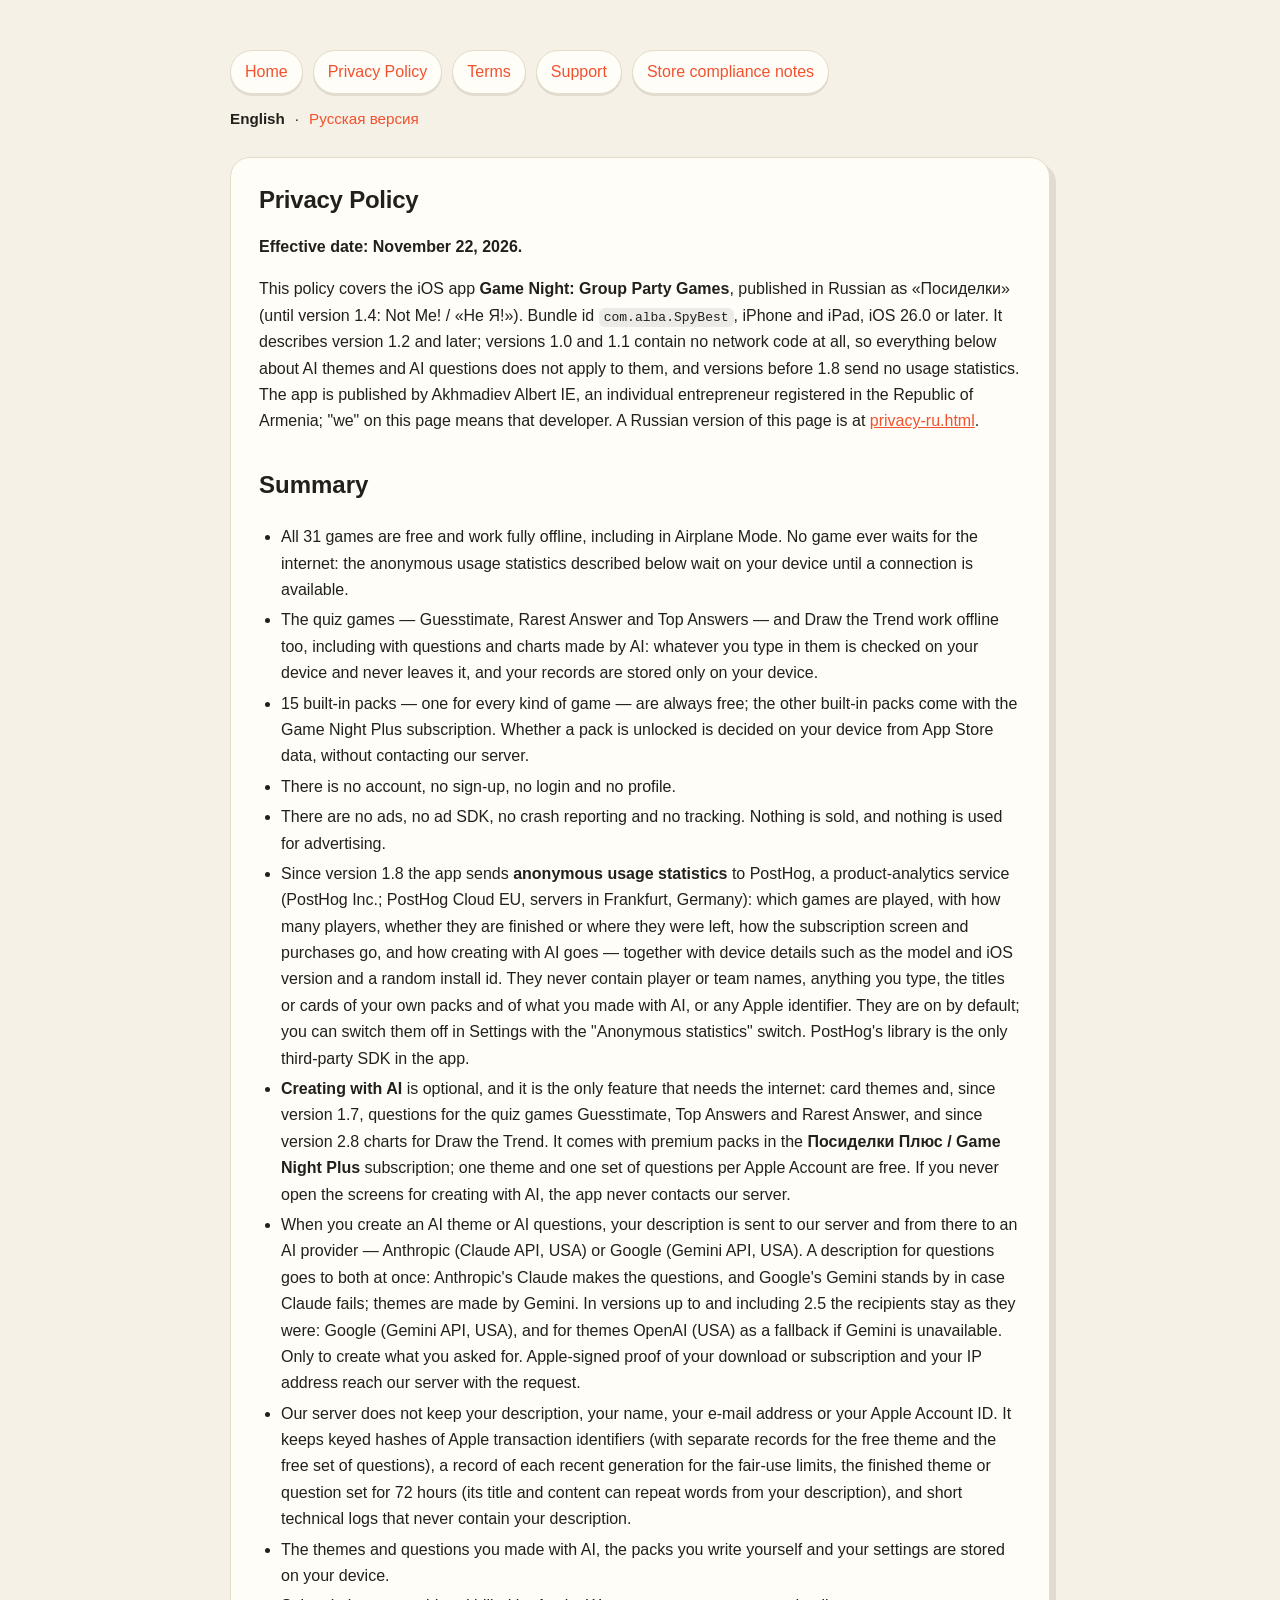
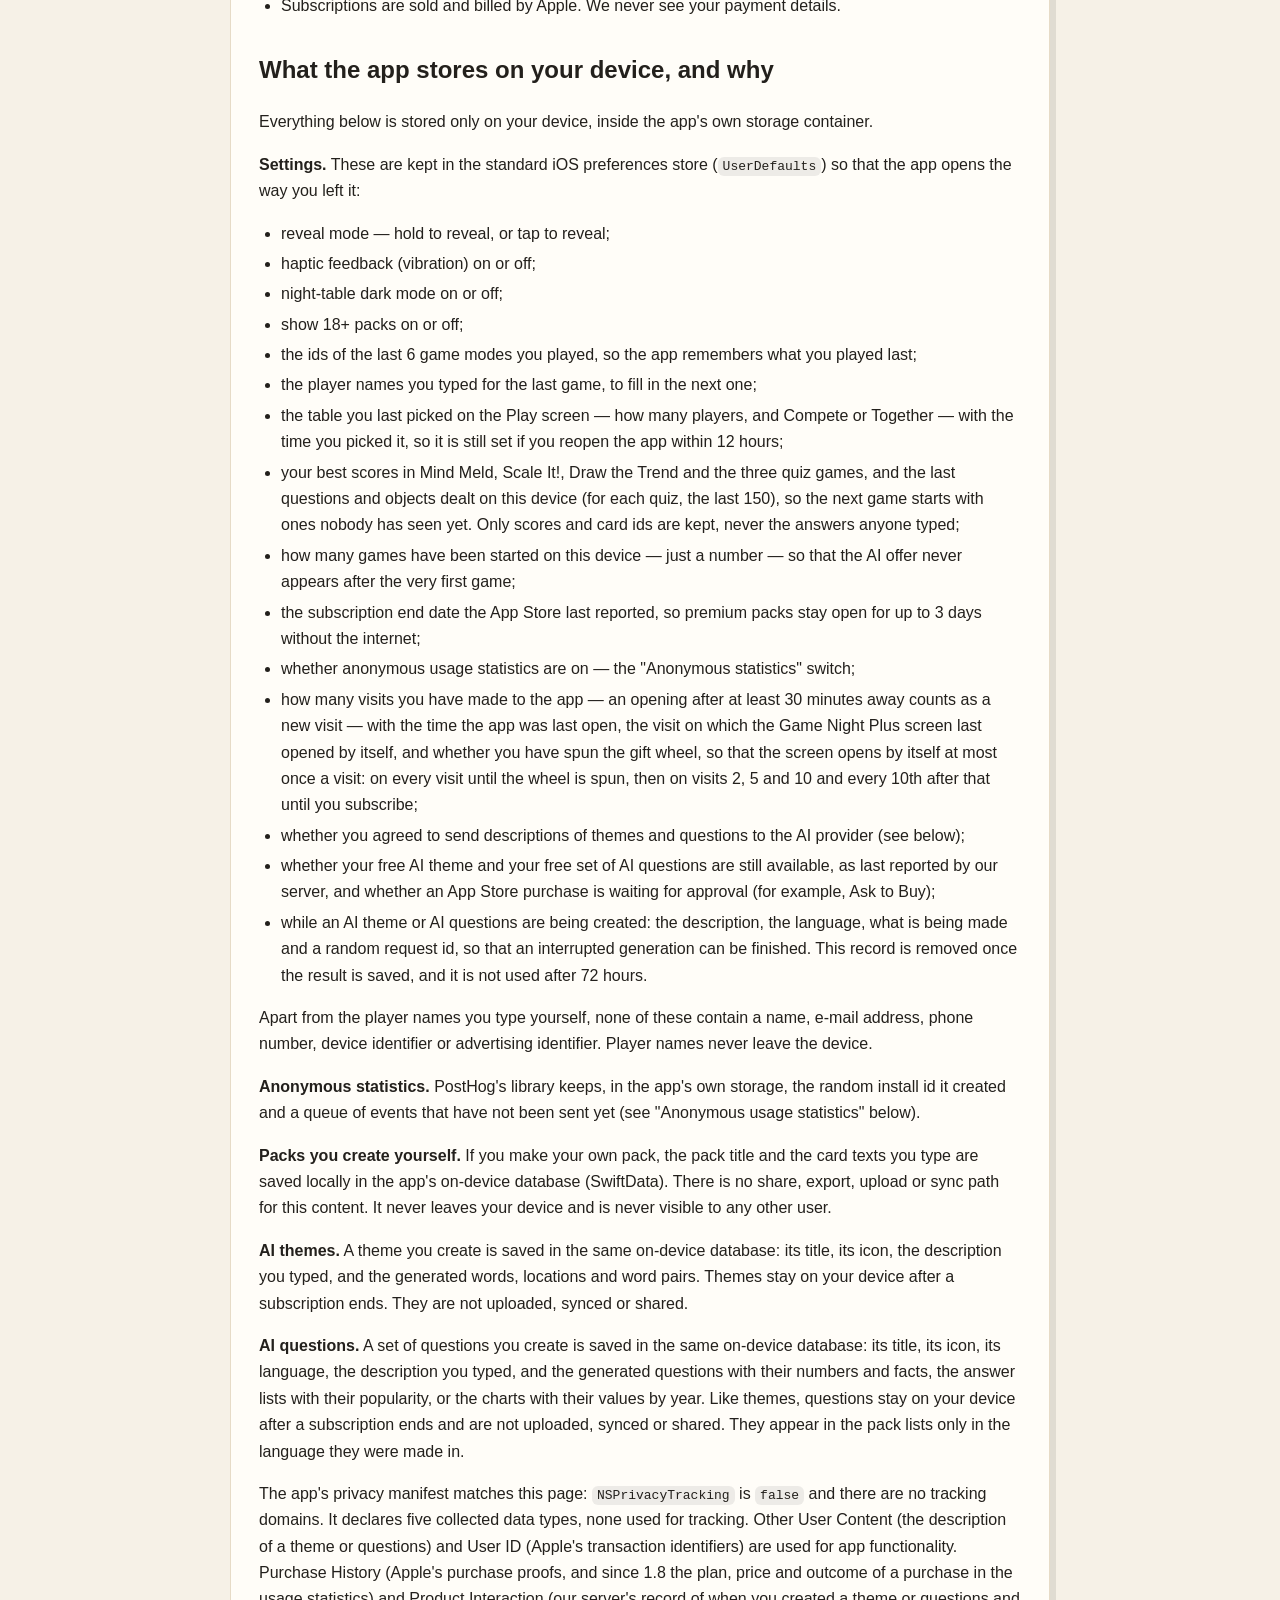
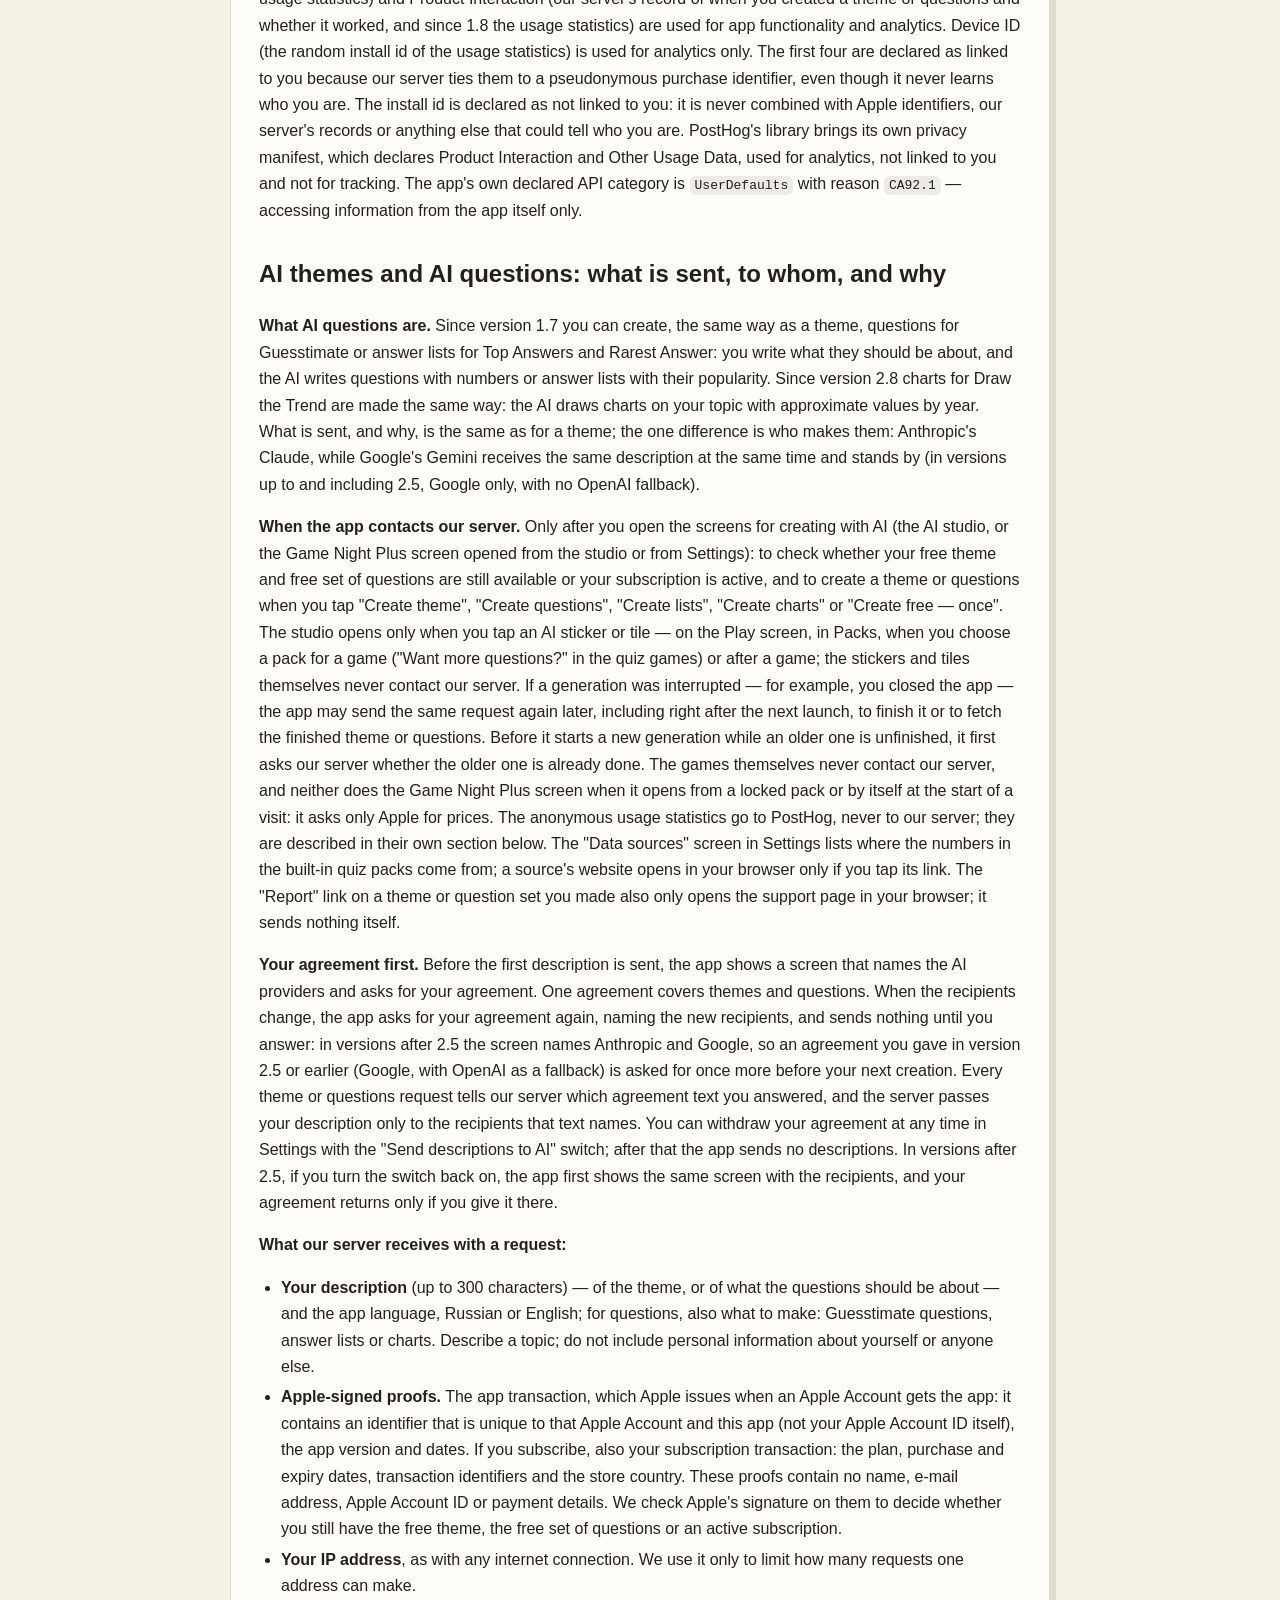
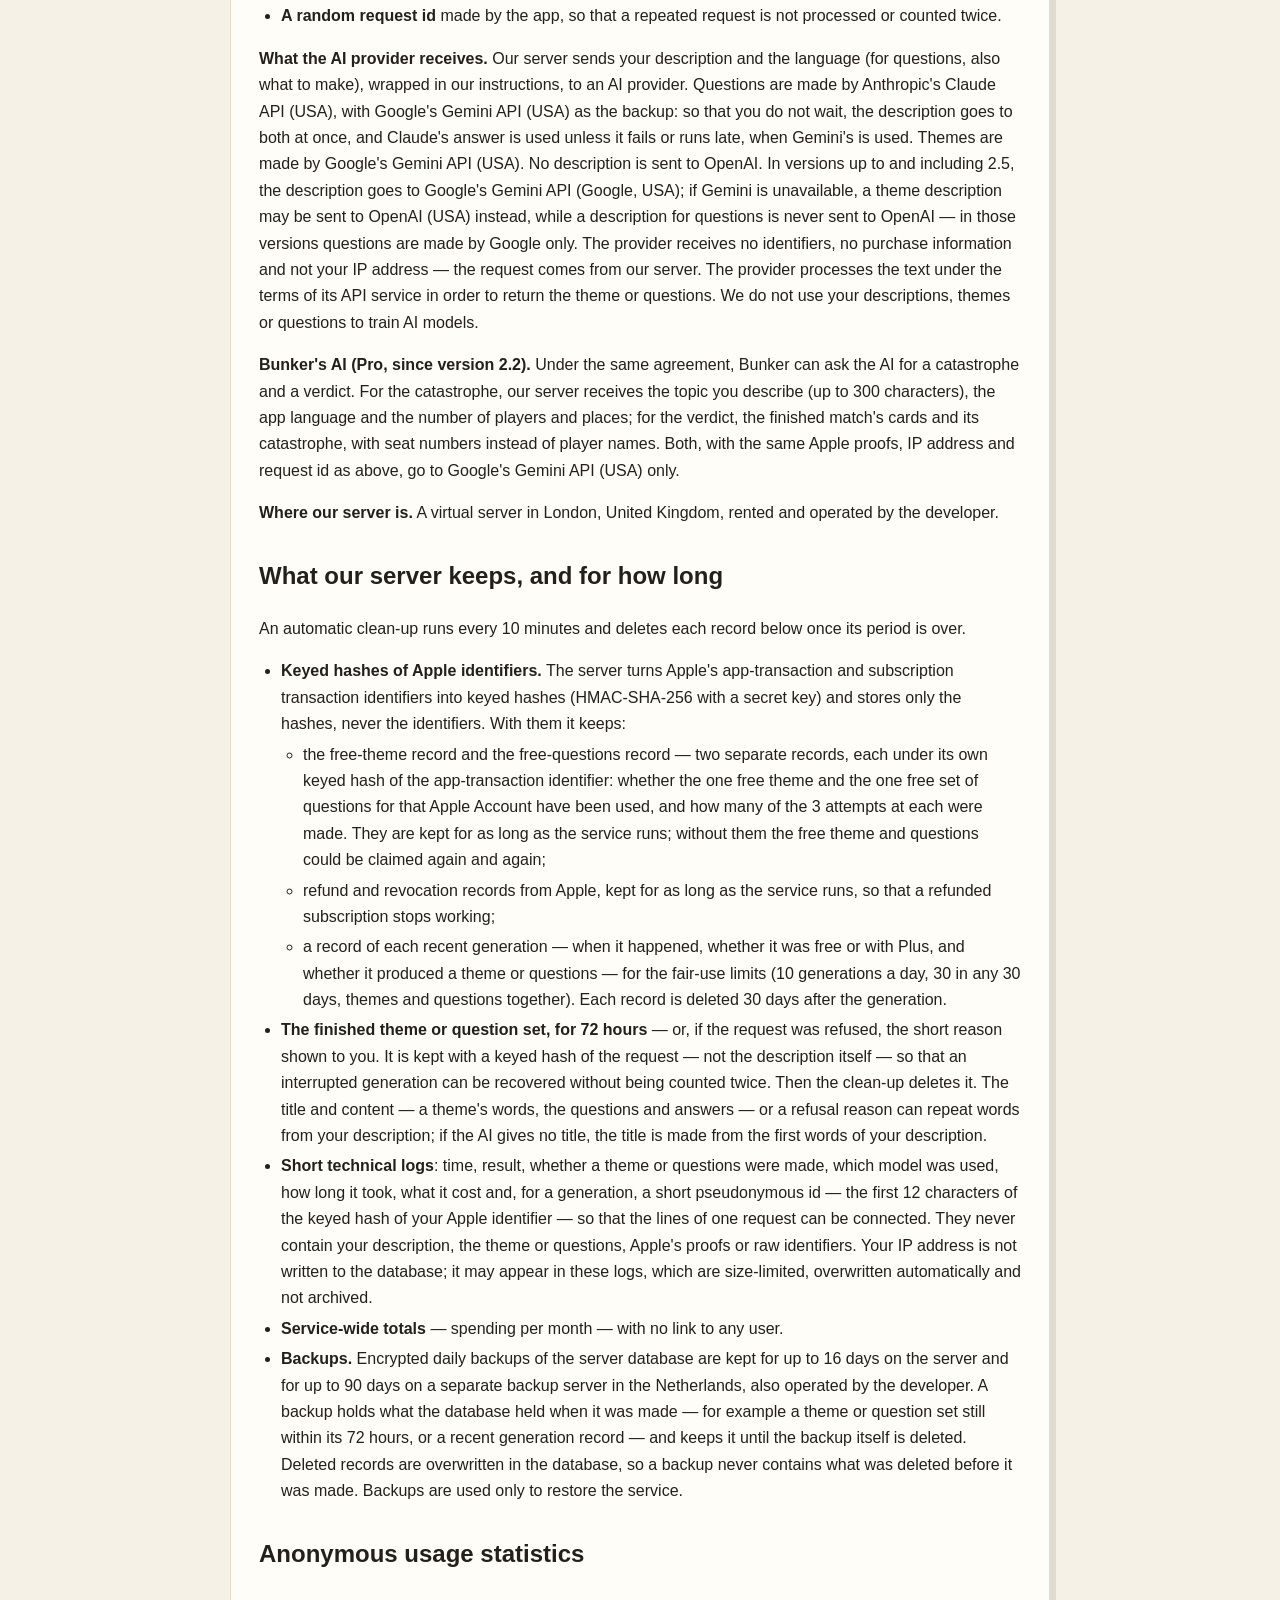
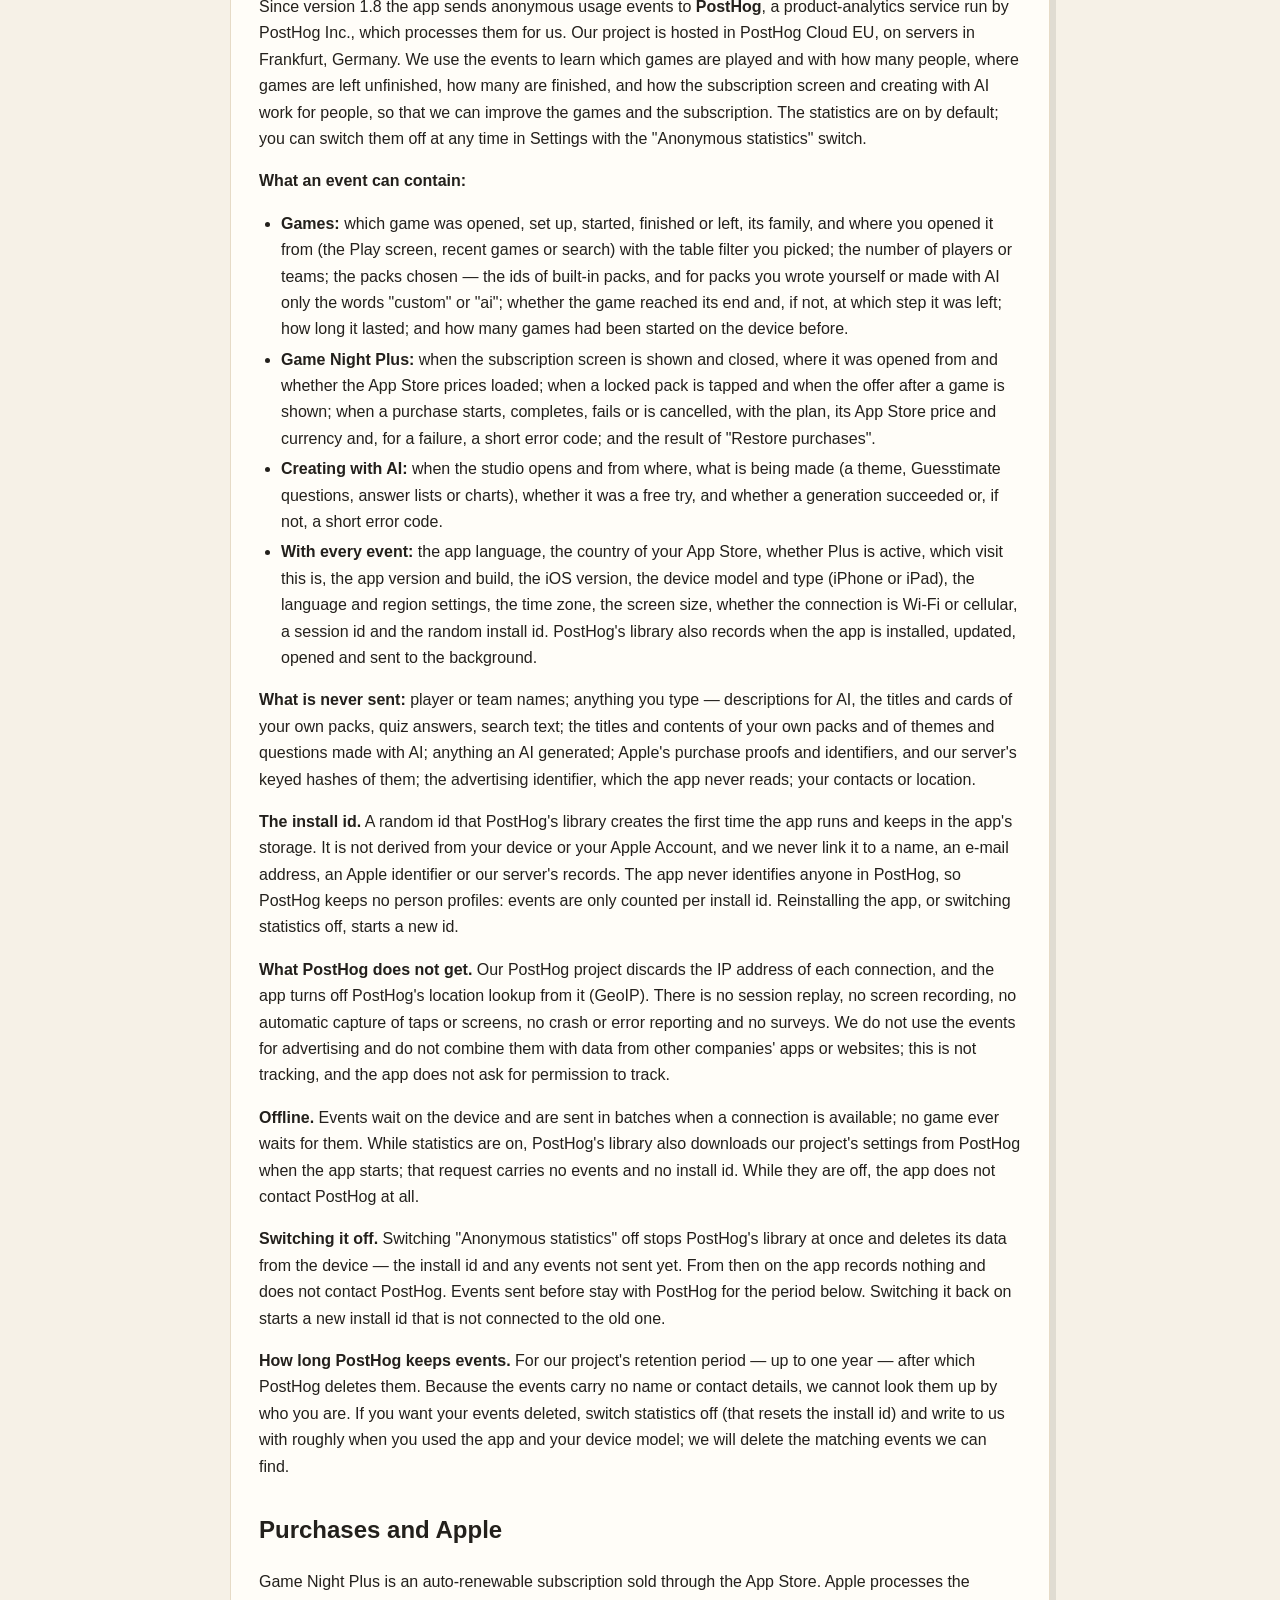
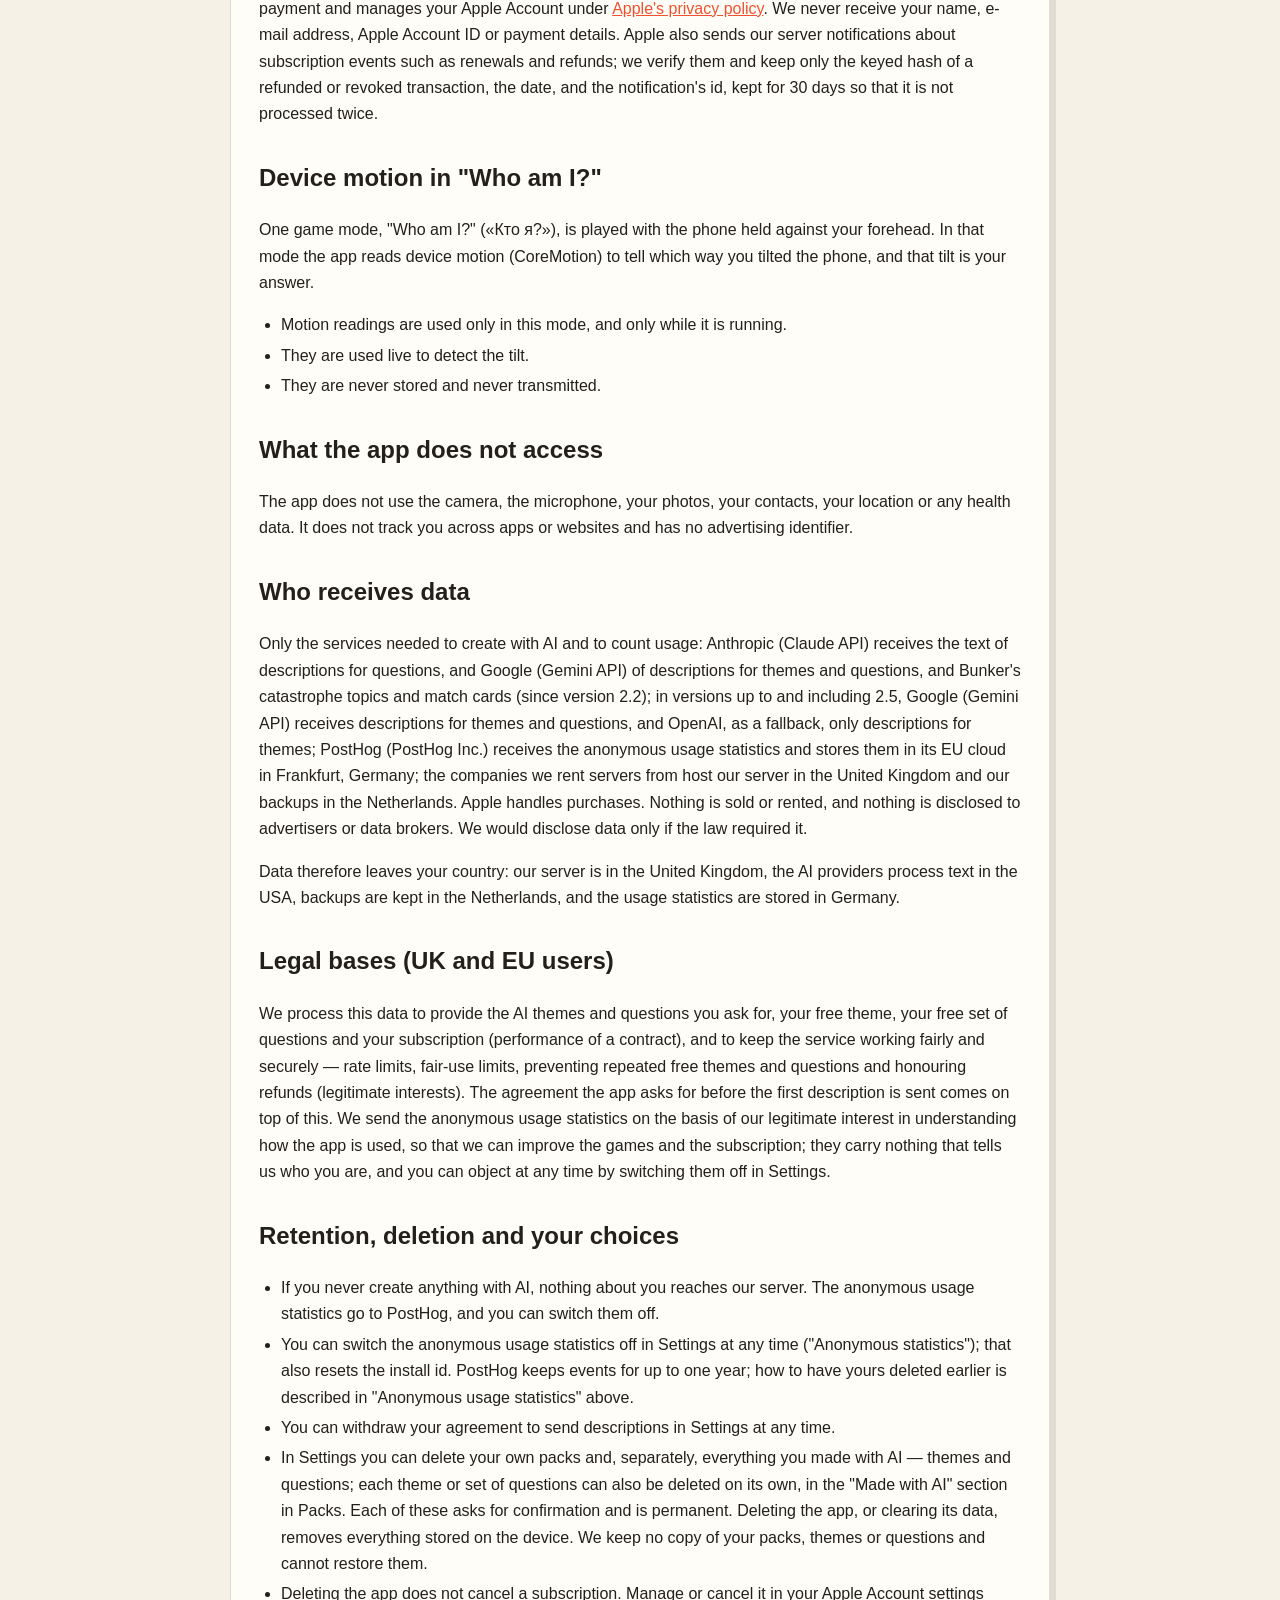
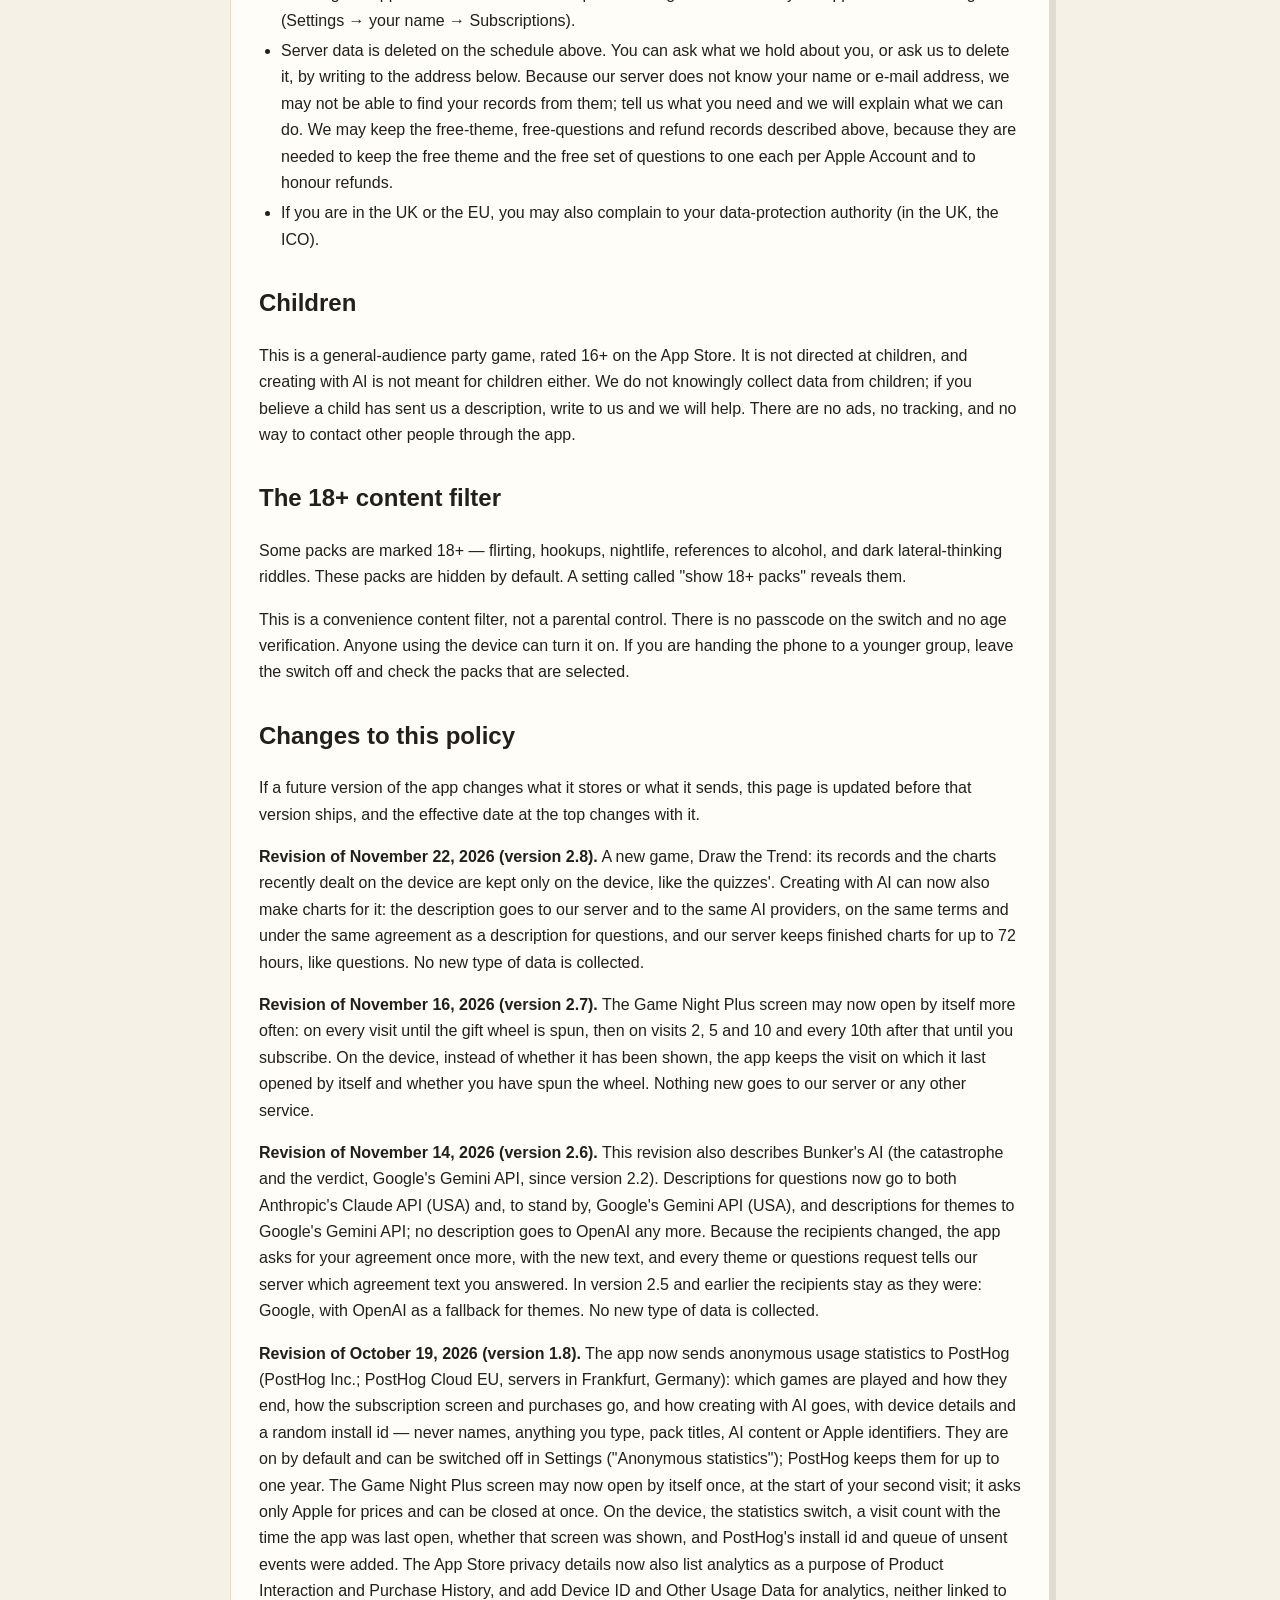
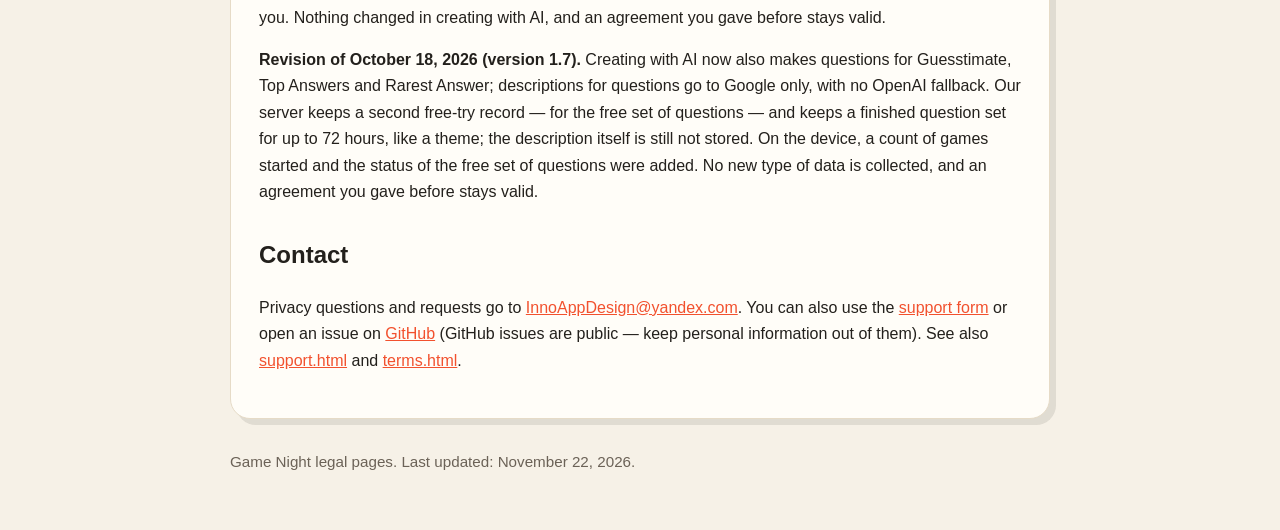
<file: privacy.html>
<!doctype html>
<html lang="en"><head><meta charset="utf-8"><meta name="viewport" content="width=device-width, initial-scale=1"><title>Privacy Policy — Game Night: Group Party Games</title><link rel="stylesheet" href="styles.css"></head>
<body><main><nav><a href="./">Home</a><a href="privacy.html">Privacy Policy</a><a href="terms.html">Terms</a><a href="support.html">Support</a><a href="store-compliance.html">Store compliance notes</a></nav>
<p class="lang"><strong>English</strong> · <a href="privacy-ru.html">Русская версия</a></p>
<section class="card">
<h1>Privacy Policy</h1>

<p><strong>Effective date: November 22, 2026.</strong></p>

<p>This policy covers the iOS app <strong>Game Night: Group Party Games</strong>, published in Russian as «Посиделки» (until version 1.4: Not Me! / «Не Я!»). Bundle id <code>com.alba.SpyBest</code>, iPhone and iPad, iOS 26.0 or later. It describes version 1.2 and later; versions 1.0 and 1.1 contain no network code at all, so everything below about AI themes and AI questions does not apply to them, and versions before 1.8 send no usage statistics. The app is published by Akhmadiev Albert IE, an individual entrepreneur registered in the Republic of Armenia; "we" on this page means that developer. A Russian version of this page is at <a href="privacy-ru.html">privacy-ru.html</a>.</p>

<h2>Summary</h2>

<ul>
<li>All 31 games are free and work fully offline, including in Airplane Mode. No game ever waits for the internet: the anonymous usage statistics described below wait on your device until a connection is available.</li>
<li>The quiz games — Guesstimate, Rarest Answer and Top Answers — and Draw the Trend work offline too, including with questions and charts made by AI: whatever you type in them is checked on your device and never leaves it, and your records are stored only on your device.</li>
<li>15 built-in packs — one for every kind of game — are always free; the other built-in packs come with the Game Night Plus subscription. Whether a pack is unlocked is decided on your device from App Store data, without contacting our server.</li>
<li>There is no account, no sign-up, no login and no profile.</li>
<li>There are no ads, no ad SDK, no crash reporting and no tracking. Nothing is sold, and nothing is used for advertising.</li>
<li>Since version 1.8 the app sends <strong>anonymous usage statistics</strong> to PostHog, a product-analytics service (PostHog Inc.; PostHog Cloud EU, servers in Frankfurt, Germany): which games are played, with how many players, whether they are finished or where they were left, how the subscription screen and purchases go, and how creating with AI goes — together with device details such as the model and iOS version and a random install id. They never contain player or team names, anything you type, the titles or cards of your own packs and of what you made with AI, or any Apple identifier. They are on by default; you can switch them off in Settings with the "Anonymous statistics" switch. PostHog's library is the only third-party SDK in the app.</li>
<li><strong>Creating with AI</strong> is optional, and it is the only feature that needs the internet: card themes and, since version 1.7, questions for the quiz games Guesstimate, Top Answers and Rarest Answer, and since version 2.8 charts for Draw the Trend. It comes with premium packs in the <strong>Посиделки Плюс / Game Night Plus</strong> subscription; one theme and one set of questions per Apple Account are free. If you never open the screens for creating with AI, the app never contacts our server.</li>
<li>When you create an AI theme or AI questions, your description is sent to our server and from there to an AI provider — Anthropic (Claude API, USA) or Google (Gemini API, USA). A description for questions goes to both at once: Anthropic's Claude makes the questions, and Google's Gemini stands by in case Claude fails; themes are made by Gemini. In versions up to and including 2.5 the recipients stay as they were: Google (Gemini API, USA), and for themes OpenAI (USA) as a fallback if Gemini is unavailable. Only to create what you asked for. Apple-signed proof of your download or subscription and your IP address reach our server with the request.</li>
<li>Our server does not keep your description, your name, your e-mail address or your Apple Account ID. It keeps keyed hashes of Apple transaction identifiers (with separate records for the free theme and the free set of questions), a record of each recent generation for the fair-use limits, the finished theme or question set for 72 hours (its title and content can repeat words from your description), and short technical logs that never contain your description.</li>
<li>The themes and questions you made with AI, the packs you write yourself and your settings are stored on your device.</li>
<li>Subscriptions are sold and billed by Apple. We never see your payment details.</li>
</ul>

<h2>What the app stores on your device, and why</h2>

<p>Everything below is stored only on your device, inside the app's own storage container.</p>

<p><strong>Settings.</strong> These are kept in the standard iOS preferences store (<code>UserDefaults</code>) so that the app opens the way you left it:</p>

<ul>
<li>reveal mode — hold to reveal, or tap to reveal;</li>
<li>haptic feedback (vibration) on or off;</li>
<li>night-table dark mode on or off;</li>
<li>show 18+ packs on or off;</li>
<li>the ids of the last 6 game modes you played, so the app remembers what you played last;</li>
<li>the player names you typed for the last game, to fill in the next one;</li>
<li>the table you last picked on the Play screen — how many players, and Compete or Together — with the time you picked it, so it is still set if you reopen the app within 12 hours;</li>
<li>your best scores in Mind Meld, Scale It!, Draw the Trend and the three quiz games, and the last questions and objects dealt on this device (for each quiz, the last 150), so the next game starts with ones nobody has seen yet. Only scores and card ids are kept, never the answers anyone typed;</li>
<li>how many games have been started on this device — just a number — so that the AI offer never appears after the very first game;</li>
<li>the subscription end date the App Store last reported, so premium packs stay open for up to 3 days without the internet;</li>
<li>whether anonymous usage statistics are on — the "Anonymous statistics" switch;</li>
<li>how many visits you have made to the app — an opening after at least 30 minutes away counts as a new visit — with the time the app was last open, the visit on which the Game Night Plus screen last opened by itself, and whether you have spun the gift wheel, so that the screen opens by itself at most once a visit: on every visit until the wheel is spun, then on visits 2, 5 and 10 and every 10th after that until you subscribe;</li>
<li>whether you agreed to send descriptions of themes and questions to the AI provider (see below);</li>
<li>whether your free AI theme and your free set of AI questions are still available, as last reported by our server, and whether an App Store purchase is waiting for approval (for example, Ask to Buy);</li>
<li>while an AI theme or AI questions are being created: the description, the language, what is being made and a random request id, so that an interrupted generation can be finished. This record is removed once the result is saved, and it is not used after 72 hours.</li>
</ul>

<p>Apart from the player names you type yourself, none of these contain a name, e-mail address, phone number, device identifier or advertising identifier. Player names never leave the device.</p>

<p><strong>Anonymous statistics.</strong> PostHog's library keeps, in the app's own storage, the random install id it created and a queue of events that have not been sent yet (see "Anonymous usage statistics" below).</p>

<p><strong>Packs you create yourself.</strong> If you make your own pack, the pack title and the card texts you type are saved locally in the app's on-device database (SwiftData). There is no share, export, upload or sync path for this content. It never leaves your device and is never visible to any other user.</p>

<p><strong>AI themes.</strong> A theme you create is saved in the same on-device database: its title, its icon, the description you typed, and the generated words, locations and word pairs. Themes stay on your device after a subscription ends. They are not uploaded, synced or shared.</p>

<p><strong>AI questions.</strong> A set of questions you create is saved in the same on-device database: its title, its icon, its language, the description you typed, and the generated questions with their numbers and facts, the answer lists with their popularity, or the charts with their values by year. Like themes, questions stay on your device after a subscription ends and are not uploaded, synced or shared. They appear in the pack lists only in the language they were made in.</p>

<p>The app's privacy manifest matches this page: <code>NSPrivacyTracking</code> is <code>false</code> and there are no tracking domains. It declares five collected data types, none used for tracking. Other User Content (the description of a theme or questions) and User ID (Apple's transaction identifiers) are used for app functionality. Purchase History (Apple's purchase proofs, and since 1.8 the plan, price and outcome of a purchase in the usage statistics) and Product Interaction (our server's record of when you created a theme or questions and whether it worked, and since 1.8 the usage statistics) are used for app functionality and analytics. Device ID (the random install id of the usage statistics) is used for analytics only. The first four are declared as linked to you because our server ties them to a pseudonymous purchase identifier, even though it never learns who you are. The install id is declared as not linked to you: it is never combined with Apple identifiers, our server's records or anything else that could tell who you are. PostHog's library brings its own privacy manifest, which declares Product Interaction and Other Usage Data, used for analytics, not linked to you and not for tracking. The app's own declared API category is <code>UserDefaults</code> with reason <code>CA92.1</code> — accessing information from the app itself only.</p>

<h2>AI themes and AI questions: what is sent, to whom, and why</h2>

<p><strong>What AI questions are.</strong> Since version 1.7 you can create, the same way as a theme, questions for Guesstimate or answer lists for Top Answers and Rarest Answer: you write what they should be about, and the AI writes questions with numbers or answer lists with their popularity. Since version 2.8 charts for Draw the Trend are made the same way: the AI draws charts on your topic with approximate values by year. What is sent, and why, is the same as for a theme; the one difference is who makes them: Anthropic's Claude, while Google's Gemini receives the same description at the same time and stands by (in versions up to and including 2.5, Google only, with no OpenAI fallback).</p>

<p><strong>When the app contacts our server.</strong> Only after you open the screens for creating with AI (the AI studio, or the Game Night Plus screen opened from the studio or from Settings): to check whether your free theme and free set of questions are still available or your subscription is active, and to create a theme or questions when you tap "Create theme", "Create questions", "Create lists", "Create charts" or "Create free — once". The studio opens only when you tap an AI sticker or tile — on the Play screen, in Packs, when you choose a pack for a game ("Want more questions?" in the quiz games) or after a game; the stickers and tiles themselves never contact our server. If a generation was interrupted — for example, you closed the app — the app may send the same request again later, including right after the next launch, to finish it or to fetch the finished theme or questions. Before it starts a new generation while an older one is unfinished, it first asks our server whether the older one is already done. The games themselves never contact our server, and neither does the Game Night Plus screen when it opens from a locked pack or by itself at the start of a visit: it asks only Apple for prices. The anonymous usage statistics go to PostHog, never to our server; they are described in their own section below. The "Data sources" screen in Settings lists where the numbers in the built-in quiz packs come from; a source's website opens in your browser only if you tap its link. The "Report" link on a theme or question set you made also only opens the support page in your browser; it sends nothing itself.</p>

<p><strong>Your agreement first.</strong> Before the first description is sent, the app shows a screen that names the AI providers and asks for your agreement. One agreement covers themes and questions. When the recipients change, the app asks for your agreement again, naming the new recipients, and sends nothing until you answer: in versions after 2.5 the screen names Anthropic and Google, so an agreement you gave in version 2.5 or earlier (Google, with OpenAI as a fallback) is asked for once more before your next creation. Every theme or questions request tells our server which agreement text you answered, and the server passes your description only to the recipients that text names. You can withdraw your agreement at any time in Settings with the "Send descriptions to AI" switch; after that the app sends no descriptions. In versions after 2.5, if you turn the switch back on, the app first shows the same screen with the recipients, and your agreement returns only if you give it there.</p>

<p><strong>What our server receives with a request:</strong></p>

<ul>
<li><strong>Your description</strong> (up to 300 characters) — of the theme, or of what the questions should be about — and the app language, Russian or English; for questions, also what to make: Guesstimate questions, answer lists or charts. Describe a topic; do not include personal information about yourself or anyone else.</li>
<li><strong>Apple-signed proofs.</strong> The app transaction, which Apple issues when an Apple Account gets the app: it contains an identifier that is unique to that Apple Account and this app (not your Apple Account ID itself), the app version and dates. If you subscribe, also your subscription transaction: the plan, purchase and expiry dates, transaction identifiers and the store country. These proofs contain no name, e-mail address, Apple Account ID or payment details. We check Apple's signature on them to decide whether you still have the free theme, the free set of questions or an active subscription.</li>
<li><strong>Your IP address</strong>, as with any internet connection. We use it only to limit how many requests one address can make.</li>
<li><strong>A random request id</strong> made by the app, so that a repeated request is not processed or counted twice.</li>
</ul>

<p><strong>What the AI provider receives.</strong> Our server sends your description and the language (for questions, also what to make), wrapped in our instructions, to an AI provider. Questions are made by Anthropic's Claude API (USA), with Google's Gemini API (USA) as the backup: so that you do not wait, the description goes to both at once, and Claude's answer is used unless it fails or runs late, when Gemini's is used. Themes are made by Google's Gemini API (USA). No description is sent to OpenAI. In versions up to and including 2.5, the description goes to Google's Gemini API (Google, USA); if Gemini is unavailable, a theme description may be sent to OpenAI (USA) instead, while a description for questions is never sent to OpenAI — in those versions questions are made by Google only. The provider receives no identifiers, no purchase information and not your IP address — the request comes from our server. The provider processes the text under the terms of its API service in order to return the theme or questions. We do not use your descriptions, themes or questions to train AI models.</p>

<p><strong>Bunker's AI (Pro, since version 2.2).</strong> Under the same agreement, Bunker can ask the AI for a catastrophe and a verdict. For the catastrophe, our server receives the topic you describe (up to 300 characters), the app language and the number of players and places; for the verdict, the finished match's cards and its catastrophe, with seat numbers instead of player names. Both, with the same Apple proofs, IP address and request id as above, go to Google's Gemini API (USA) only.</p>

<p><strong>Where our server is.</strong> A virtual server in London, United Kingdom, rented and operated by the developer.</p>

<h2>What our server keeps, and for how long</h2>

<p>An automatic clean-up runs every 10 minutes and deletes each record below once its period is over.</p>

<ul>
<li><strong>Keyed hashes of Apple identifiers.</strong> The server turns Apple's app-transaction and subscription transaction identifiers into keyed hashes (HMAC-SHA-256 with a secret key) and stores only the hashes, never the identifiers. With them it keeps:
<ul>
<li>the free-theme record and the free-questions record — two separate records, each under its own keyed hash of the app-transaction identifier: whether the one free theme and the one free set of questions for that Apple Account have been used, and how many of the 3 attempts at each were made. They are kept for as long as the service runs; without them the free theme and questions could be claimed again and again;</li>
<li>refund and revocation records from Apple, kept for as long as the service runs, so that a refunded subscription stops working;</li>
<li>a record of each recent generation — when it happened, whether it was free or with Plus, and whether it produced a theme or questions — for the fair-use limits (10 generations a day, 30 in any 30 days, themes and questions together). Each record is deleted 30 days after the generation.</li>
</ul>
</li>
<li><strong>The finished theme or question set, for 72 hours</strong> — or, if the request was refused, the short reason shown to you. It is kept with a keyed hash of the request — not the description itself — so that an interrupted generation can be recovered without being counted twice. Then the clean-up deletes it. The title and content — a theme's words, the questions and answers — or a refusal reason can repeat words from your description; if the AI gives no title, the title is made from the first words of your description.</li>
<li><strong>Short technical logs</strong>: time, result, whether a theme or questions were made, which model was used, how long it took, what it cost and, for a generation, a short pseudonymous id — the first 12 characters of the keyed hash of your Apple identifier — so that the lines of one request can be connected. They never contain your description, the theme or questions, Apple's proofs or raw identifiers. Your IP address is not written to the database; it may appear in these logs, which are size-limited, overwritten automatically and not archived.</li>
<li><strong>Service-wide totals</strong> — spending per month — with no link to any user.</li>
<li><strong>Backups.</strong> Encrypted daily backups of the server database are kept for up to 16 days on the server and for up to 90 days on a separate backup server in the Netherlands, also operated by the developer. A backup holds what the database held when it was made — for example a theme or question set still within its 72 hours, or a recent generation record — and keeps it until the backup itself is deleted. Deleted records are overwritten in the database, so a backup never contains what was deleted before it was made. Backups are used only to restore the service.</li>
</ul>

<h2>Anonymous usage statistics</h2>

<p>Since version 1.8 the app sends anonymous usage events to <strong>PostHog</strong>, a product-analytics service run by PostHog Inc., which processes them for us. Our project is hosted in PostHog Cloud EU, on servers in Frankfurt, Germany. We use the events to learn which games are played and with how many people, where games are left unfinished, how many are finished, and how the subscription screen and creating with AI work for people, so that we can improve the games and the subscription. The statistics are on by default; you can switch them off at any time in Settings with the "Anonymous statistics" switch.</p>

<p><strong>What an event can contain:</strong></p>

<ul>
<li><strong>Games:</strong> which game was opened, set up, started, finished or left, its family, and where you opened it from (the Play screen, recent games or search) with the table filter you picked; the number of players or teams; the packs chosen — the ids of built-in packs, and for packs you wrote yourself or made with AI only the words "custom" or "ai"; whether the game reached its end and, if not, at which step it was left; how long it lasted; and how many games had been started on the device before.</li>
<li><strong>Game Night Plus:</strong> when the subscription screen is shown and closed, where it was opened from and whether the App Store prices loaded; when a locked pack is tapped and when the offer after a game is shown; when a purchase starts, completes, fails or is cancelled, with the plan, its App Store price and currency and, for a failure, a short error code; and the result of "Restore purchases".</li>
<li><strong>Creating with AI:</strong> when the studio opens and from where, what is being made (a theme, Guesstimate questions, answer lists or charts), whether it was a free try, and whether a generation succeeded or, if not, a short error code.</li>
<li><strong>With every event:</strong> the app language, the country of your App Store, whether Plus is active, which visit this is, the app version and build, the iOS version, the device model and type (iPhone or iPad), the language and region settings, the time zone, the screen size, whether the connection is Wi-Fi or cellular, a session id and the random install id. PostHog's library also records when the app is installed, updated, opened and sent to the background.</li>
</ul>

<p><strong>What is never sent:</strong> player or team names; anything you type — descriptions for AI, the titles and cards of your own packs, quiz answers, search text; the titles and contents of your own packs and of themes and questions made with AI; anything an AI generated; Apple's purchase proofs and identifiers, and our server's keyed hashes of them; the advertising identifier, which the app never reads; your contacts or location.</p>

<p><strong>The install id.</strong> A random id that PostHog's library creates the first time the app runs and keeps in the app's storage. It is not derived from your device or your Apple Account, and we never link it to a name, an e-mail address, an Apple identifier or our server's records. The app never identifies anyone in PostHog, so PostHog keeps no person profiles: events are only counted per install id. Reinstalling the app, or switching statistics off, starts a new id.</p>

<p><strong>What PostHog does not get.</strong> Our PostHog project discards the IP address of each connection, and the app turns off PostHog's location lookup from it (GeoIP). There is no session replay, no screen recording, no automatic capture of taps or screens, no crash or error reporting and no surveys. We do not use the events for advertising and do not combine them with data from other companies' apps or websites; this is not tracking, and the app does not ask for permission to track.</p>

<p><strong>Offline.</strong> Events wait on the device and are sent in batches when a connection is available; no game ever waits for them. While statistics are on, PostHog's library also downloads our project's settings from PostHog when the app starts; that request carries no events and no install id. While they are off, the app does not contact PostHog at all.</p>

<p><strong>Switching it off.</strong> Switching "Anonymous statistics" off stops PostHog's library at once and deletes its data from the device — the install id and any events not sent yet. From then on the app records nothing and does not contact PostHog. Events sent before stay with PostHog for the period below. Switching it back on starts a new install id that is not connected to the old one.</p>

<p><strong>How long PostHog keeps events.</strong> For our project's retention period — up to one year — after which PostHog deletes them. Because the events carry no name or contact details, we cannot look them up by who you are. If you want your events deleted, switch statistics off (that resets the install id) and write to us with roughly when you used the app and your device model; we will delete the matching events we can find.</p>

<h2>Purchases and Apple</h2>

<p>Game Night Plus is an auto-renewable subscription sold through the App Store. Apple processes the payment and manages your Apple Account under <a href="https://www.apple.com/legal/privacy/">Apple's privacy policy</a>. We never receive your name, e-mail address, Apple Account ID or payment details. Apple also sends our server notifications about subscription events such as renewals and refunds; we verify them and keep only the keyed hash of a refunded or revoked transaction, the date, and the notification's id, kept for 30 days so that it is not processed twice.</p>

<h2>Device motion in "Who am I?"</h2>

<p>One game mode, "Who am I?" («Кто я?»), is played with the phone held against your forehead. In that mode the app reads device motion (CoreMotion) to tell which way you tilted the phone, and that tilt is your answer.</p>

<ul>
<li>Motion readings are used only in this mode, and only while it is running.</li>
<li>They are used live to detect the tilt.</li>
<li>They are never stored and never transmitted.</li>
</ul>

<h2>What the app does not access</h2>

<p>The app does not use the camera, the microphone, your photos, your contacts, your location or any health data. It does not track you across apps or websites and has no advertising identifier.</p>

<h2>Who receives data</h2>

<p>Only the services needed to create with AI and to count usage: Anthropic (Claude API) receives the text of descriptions for questions, and Google (Gemini API) of descriptions for themes and questions, and Bunker's catastrophe topics and match cards (since version 2.2); in versions up to and including 2.5, Google (Gemini API) receives descriptions for themes and questions, and OpenAI, as a fallback, only descriptions for themes; PostHog (PostHog Inc.) receives the anonymous usage statistics and stores them in its EU cloud in Frankfurt, Germany; the companies we rent servers from host our server in the United Kingdom and our backups in the Netherlands. Apple handles purchases. Nothing is sold or rented, and nothing is disclosed to advertisers or data brokers. We would disclose data only if the law required it.</p>

<p>Data therefore leaves your country: our server is in the United Kingdom, the AI providers process text in the USA, backups are kept in the Netherlands, and the usage statistics are stored in Germany.</p>

<h2>Legal bases (UK and EU users)</h2>

<p>We process this data to provide the AI themes and questions you ask for, your free theme, your free set of questions and your subscription (performance of a contract), and to keep the service working fairly and securely — rate limits, fair-use limits, preventing repeated free themes and questions and honouring refunds (legitimate interests). The agreement the app asks for before the first description is sent comes on top of this. We send the anonymous usage statistics on the basis of our legitimate interest in understanding how the app is used, so that we can improve the games and the subscription; they carry nothing that tells us who you are, and you can object at any time by switching them off in Settings.</p>

<h2>Retention, deletion and your choices</h2>

<ul>
<li>If you never create anything with AI, nothing about you reaches our server. The anonymous usage statistics go to PostHog, and you can switch them off.</li>
<li>You can switch the anonymous usage statistics off in Settings at any time ("Anonymous statistics"); that also resets the install id. PostHog keeps events for up to one year; how to have yours deleted earlier is described in "Anonymous usage statistics" above.</li>
<li>You can withdraw your agreement to send descriptions in Settings at any time.</li>
<li>In Settings you can delete your own packs and, separately, everything you made with AI — themes and questions; each theme or set of questions can also be deleted on its own, in the "Made with AI" section in Packs. Each of these asks for confirmation and is permanent. Deleting the app, or clearing its data, removes everything stored on the device. We keep no copy of your packs, themes or questions and cannot restore them.</li>
<li>Deleting the app does not cancel a subscription. Manage or cancel it in your Apple Account settings (Settings → your name → Subscriptions).</li>
<li>Server data is deleted on the schedule above. You can ask what we hold about you, or ask us to delete it, by writing to the address below. Because our server does not know your name or e-mail address, we may not be able to find your records from them; tell us what you need and we will explain what we can do. We may keep the free-theme, free-questions and refund records described above, because they are needed to keep the free theme and the free set of questions to one each per Apple Account and to honour refunds.</li>
<li>If you are in the UK or the EU, you may also complain to your data-protection authority (in the UK, the ICO).</li>
</ul>

<h2>Children</h2>

<p>This is a general-audience party game, rated 16+ on the App Store. It is not directed at children, and creating with AI is not meant for children either. We do not knowingly collect data from children; if you believe a child has sent us a description, write to us and we will help. There are no ads, no tracking, and no way to contact other people through the app.</p>

<h2>The 18+ content filter</h2>

<p>Some packs are marked 18+ — flirting, hookups, nightlife, references to alcohol, and dark lateral-thinking riddles. These packs are hidden by default. A setting called "show 18+ packs" reveals them.</p>

<p>This is a convenience content filter, not a parental control. There is no passcode on the switch and no age verification. Anyone using the device can turn it on. If you are handing the phone to a younger group, leave the switch off and check the packs that are selected.</p>

<h2>Changes to this policy</h2>

<p>If a future version of the app changes what it stores or what it sends, this page is updated before that version ships, and the effective date at the top changes with it.</p>

<p><strong>Revision of November 22, 2026 (version 2.8).</strong> A new game, Draw the Trend: its records and the charts recently dealt on the device are kept only on the device, like the quizzes'. Creating with AI can now also make charts for it: the description goes to our server and to the same AI providers, on the same terms and under the same agreement as a description for questions, and our server keeps finished charts for up to 72 hours, like questions. No new type of data is collected.</p>

<p><strong>Revision of November 16, 2026 (version 2.7).</strong> The Game Night Plus screen may now open by itself more often: on every visit until the gift wheel is spun, then on visits 2, 5 and 10 and every 10th after that until you subscribe. On the device, instead of whether it has been shown, the app keeps the visit on which it last opened by itself and whether you have spun the wheel. Nothing new goes to our server or any other service.</p>

<p><strong>Revision of November 14, 2026 (version 2.6).</strong> This revision also describes Bunker's AI (the catastrophe and the verdict, Google's Gemini API, since version 2.2). Descriptions for questions now go to both Anthropic's Claude API (USA) and, to stand by, Google's Gemini API (USA), and descriptions for themes to Google's Gemini API; no description goes to OpenAI any more. Because the recipients changed, the app asks for your agreement once more, with the new text, and every theme or questions request tells our server which agreement text you answered. In version 2.5 and earlier the recipients stay as they were: Google, with OpenAI as a fallback for themes. No new type of data is collected.</p>

<p><strong>Revision of October 19, 2026 (version 1.8).</strong> The app now sends anonymous usage statistics to PostHog (PostHog Inc.; PostHog Cloud EU, servers in Frankfurt, Germany): which games are played and how they end, how the subscription screen and purchases go, and how creating with AI goes, with device details and a random install id — never names, anything you type, pack titles, AI content or Apple identifiers. They are on by default and can be switched off in Settings ("Anonymous statistics"); PostHog keeps them for up to one year. The Game Night Plus screen may now open by itself once, at the start of your second visit; it asks only Apple for prices and can be closed at once. On the device, the statistics switch, a visit count with the time the app was last open, whether that screen was shown, and PostHog's install id and queue of unsent events were added. The App Store privacy details now also list analytics as a purpose of Product Interaction and Purchase History, and add Device ID and Other Usage Data for analytics, neither linked to you. Nothing changed in creating with AI, and an agreement you gave before stays valid.</p>

<p><strong>Revision of October 18, 2026 (version 1.7).</strong> Creating with AI now also makes questions for Guesstimate, Top Answers and Rarest Answer; descriptions for questions go to Google only, with no OpenAI fallback. Our server keeps a second free-try record — for the free set of questions — and keeps a finished question set for up to 72 hours, like a theme; the description itself is still not stored. On the device, a count of games started and the status of the free set of questions were added. No new type of data is collected, and an agreement you gave before stays valid.</p>

<h2>Contact</h2>

<p>Privacy questions and requests go to <a href="mailto:InnoAppDesign@yandex.com">InnoAppDesign@yandex.com</a>. You can also use the <a href="https://forms.gle/f4DUfvcd97iUuqW68">support form</a> or open an issue on <a href="https://github.com/aakhmadievvll-cyber/NotMe-Legal/issues">GitHub</a> (GitHub issues are public — keep personal information out of them). See also <a href="support.html">support.html</a> and <a href="terms.html">terms.html</a>.</p>
</section><footer>Game Night legal pages. Last updated: November 22, 2026.</footer></main></body></html>
</file>
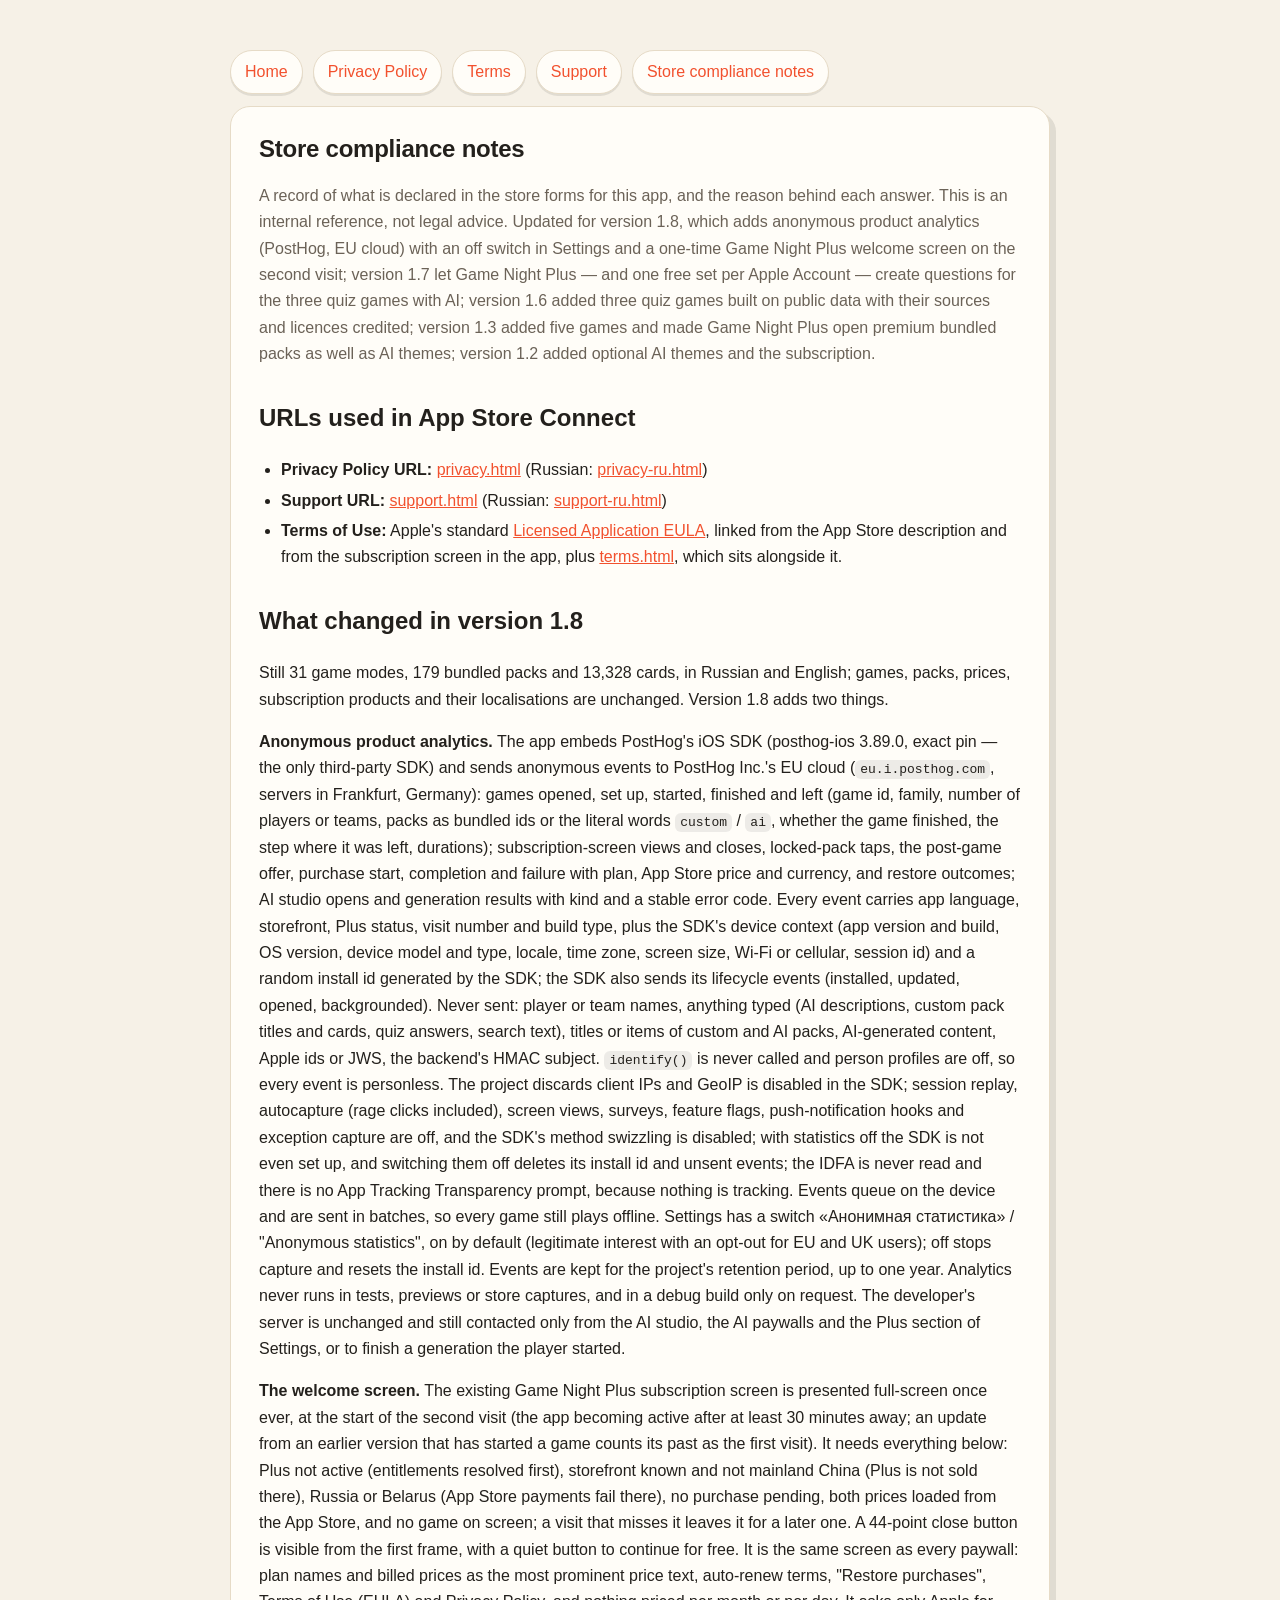
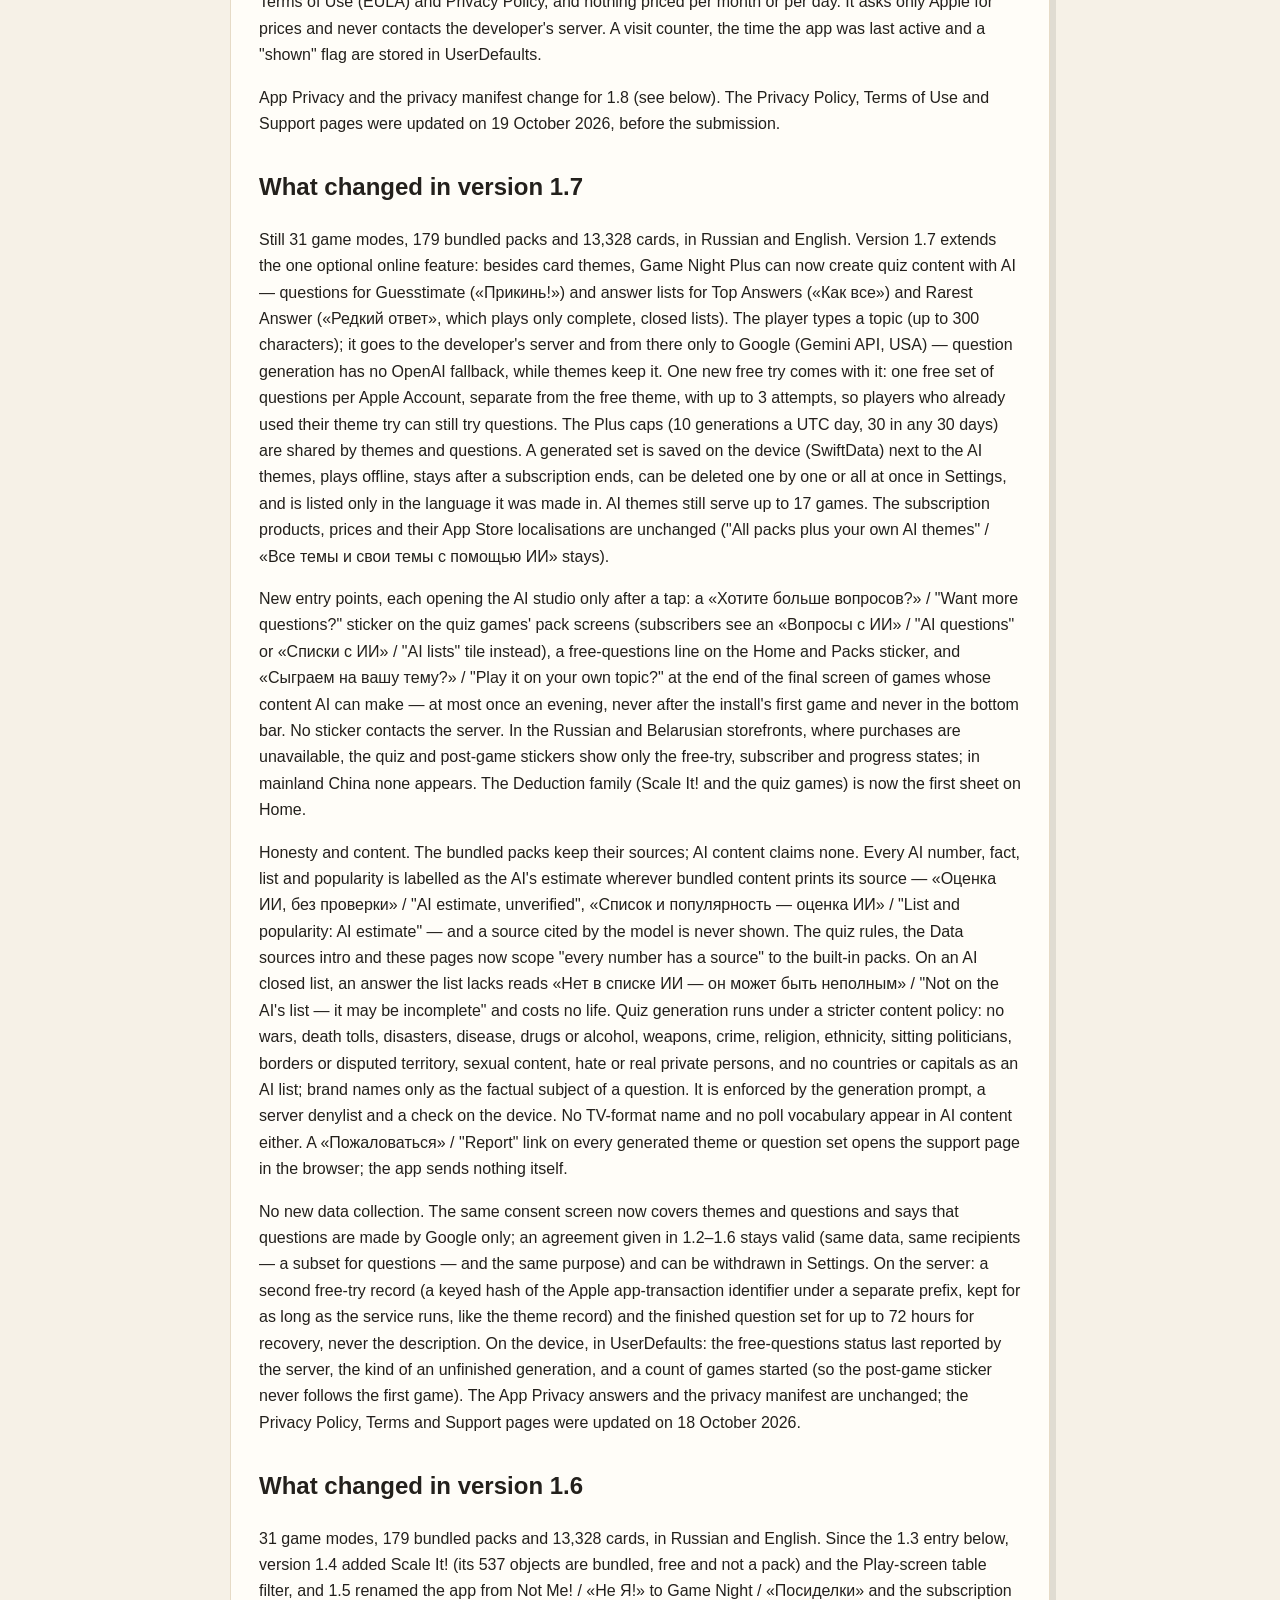
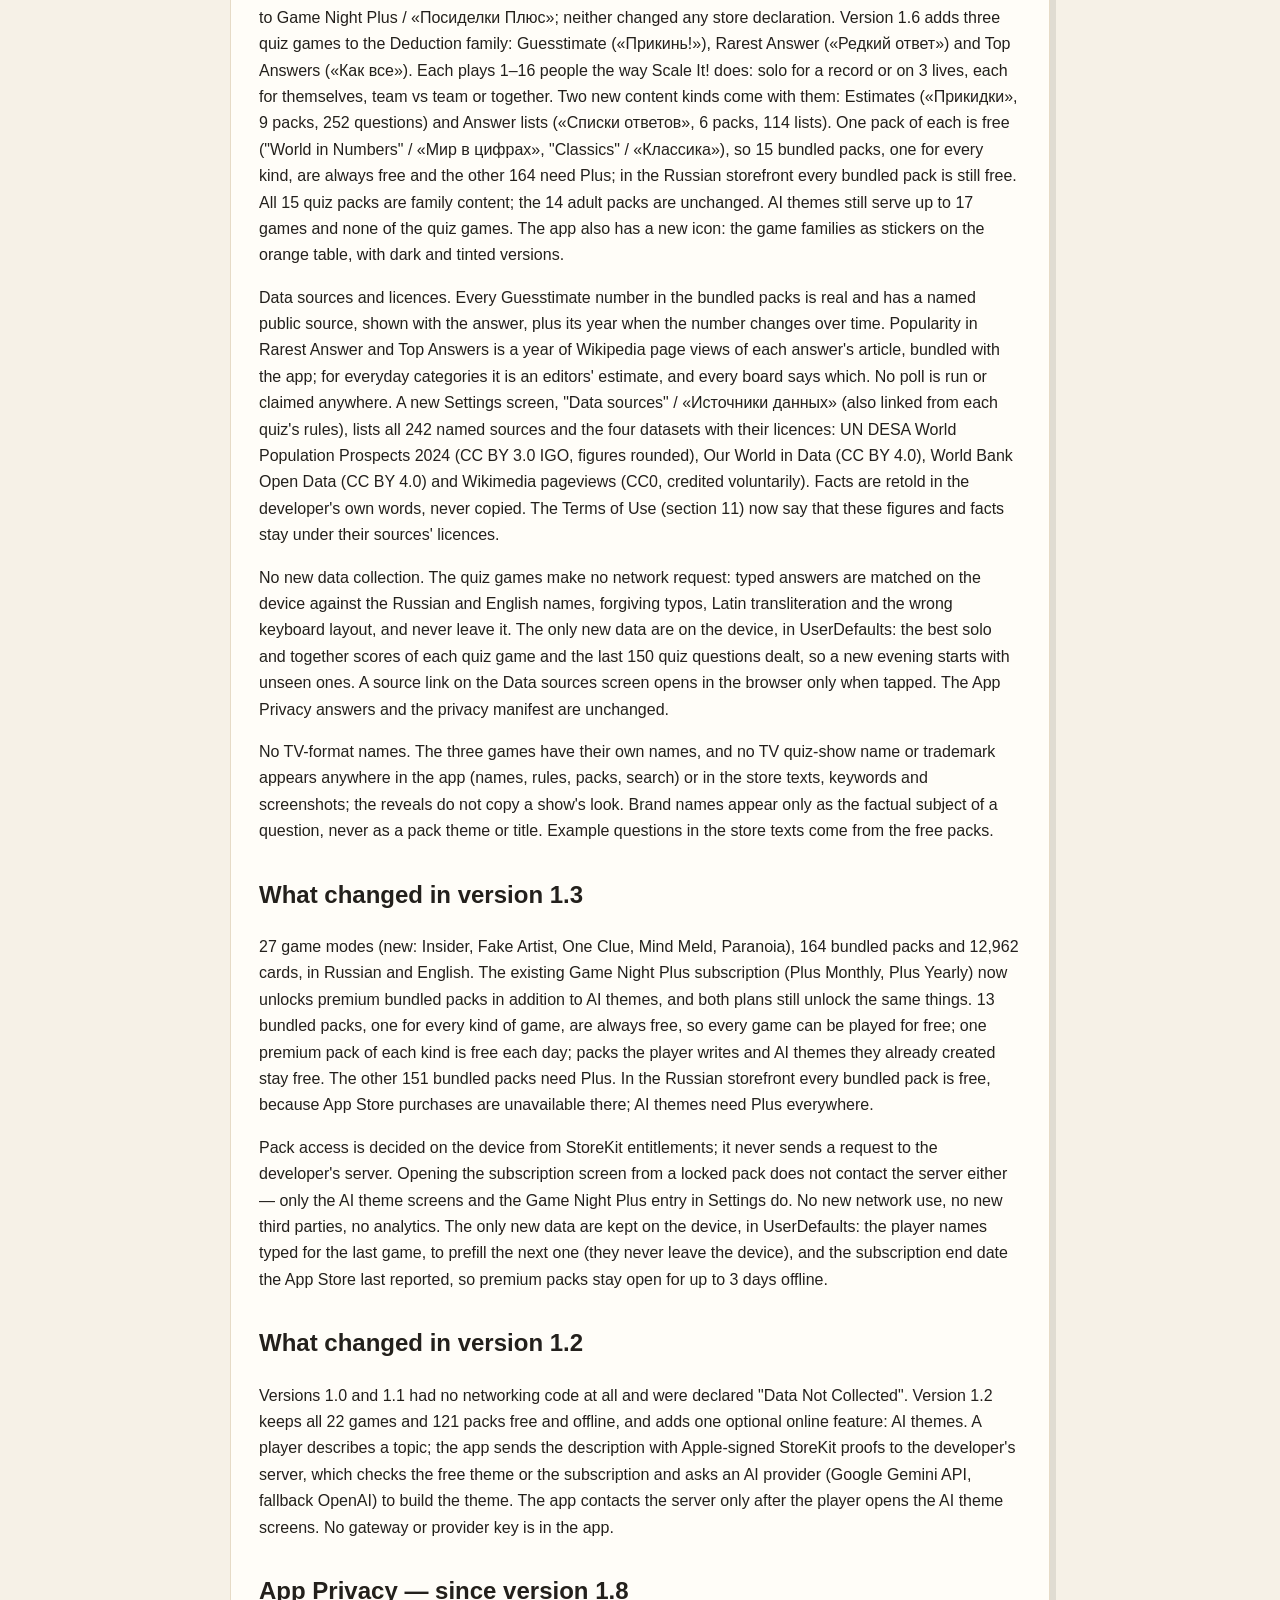
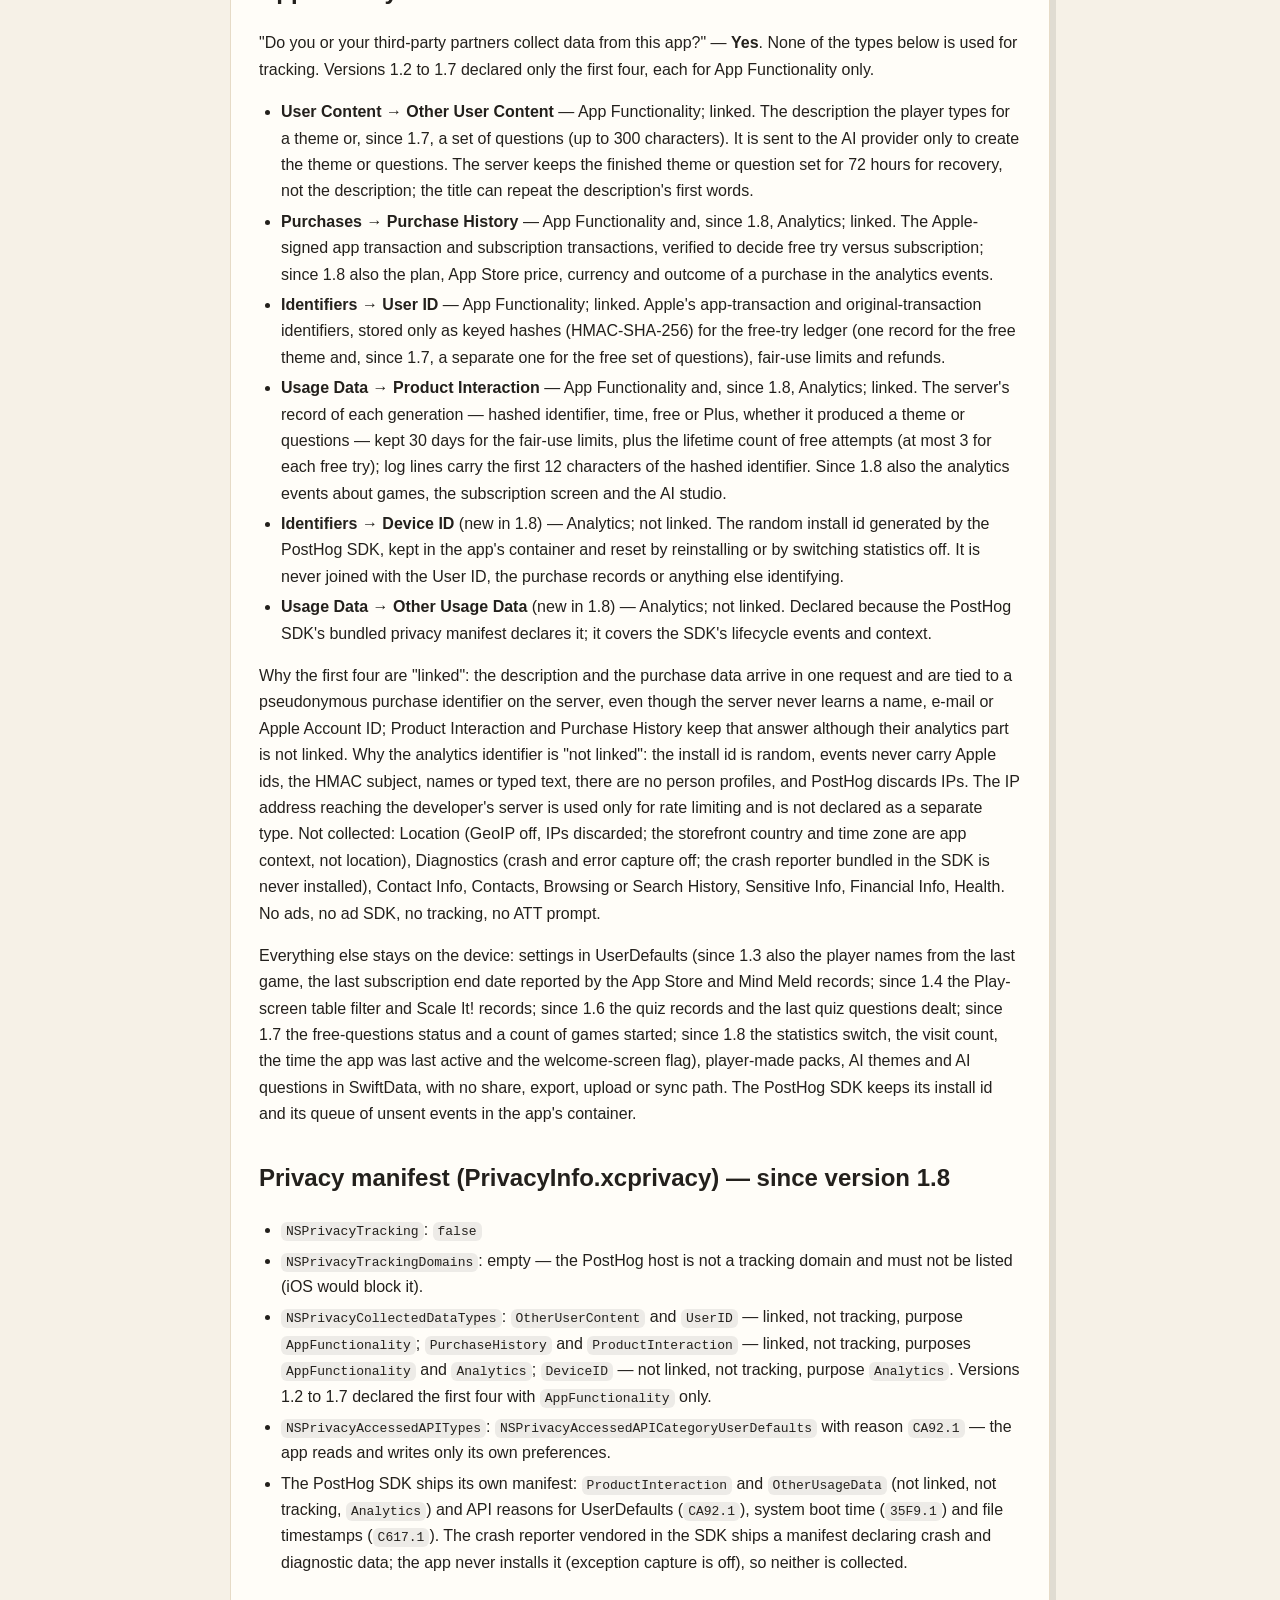
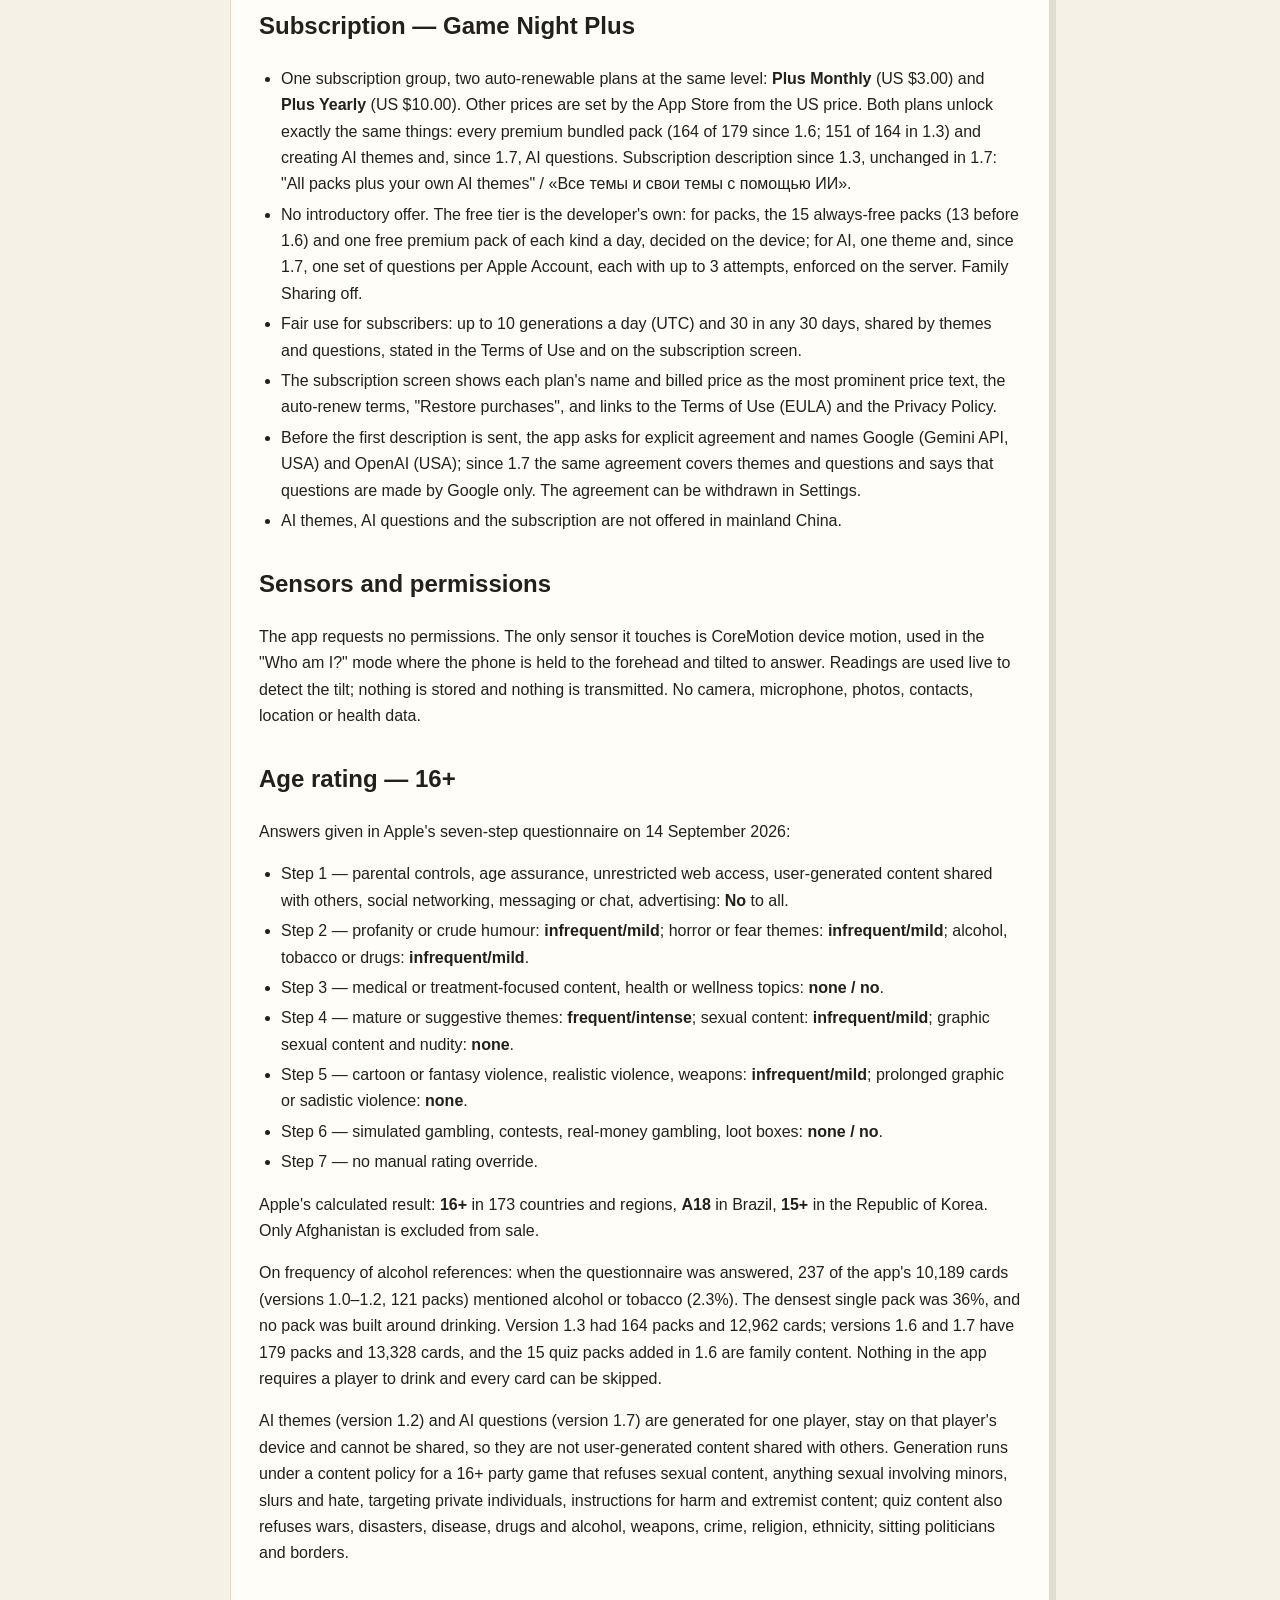
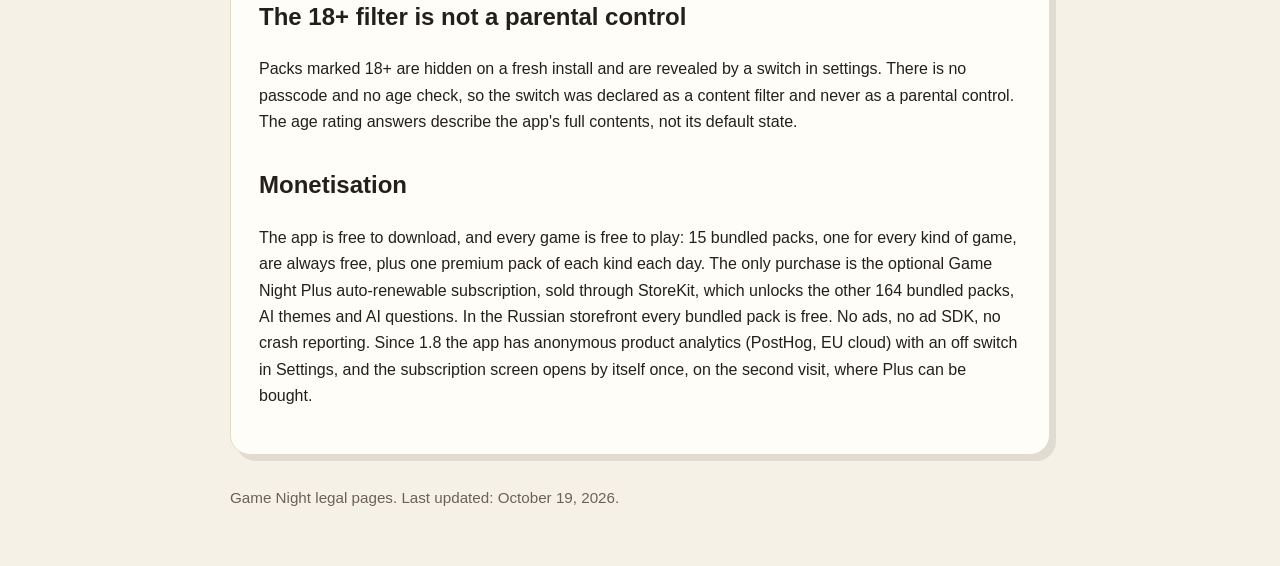
<file: store-compliance.html>
<!doctype html>
<html lang="en"><head><meta charset="utf-8"><meta name="viewport" content="width=device-width, initial-scale=1"><title>Store compliance notes — Game Night</title><link rel="stylesheet" href="styles.css"></head>
<body><main><nav><a href="./">Home</a><a href="privacy.html">Privacy Policy</a><a href="terms.html">Terms</a><a href="support.html">Support</a><a href="store-compliance.html">Store compliance notes</a></nav>
<section class="card">
<h1>Store compliance notes</h1>
<p class="muted">A record of what is declared in the store forms for this app, and the reason behind each answer. This is an internal reference, not legal advice. Updated for version 1.8, which adds anonymous product analytics (PostHog, EU cloud) with an off switch in Settings and a one-time Game Night Plus welcome screen on the second visit; version 1.7 let Game Night Plus — and one free set per Apple Account — create questions for the three quiz games with AI; version 1.6 added three quiz games built on public data with their sources and licences credited; version 1.3 added five games and made Game Night Plus open premium bundled packs as well as AI themes; version 1.2 added optional AI themes and the subscription.</p>

<h2>URLs used in App Store Connect</h2>
<ul>
<li><strong>Privacy Policy URL:</strong> <a href="privacy.html">privacy.html</a> (Russian: <a href="privacy-ru.html">privacy-ru.html</a>)</li>
<li><strong>Support URL:</strong> <a href="support.html">support.html</a> (Russian: <a href="support-ru.html">support-ru.html</a>)</li>
<li><strong>Terms of Use:</strong> Apple's standard <a href="https://www.apple.com/legal/internet-services/itunes/dev/stdeula/">Licensed Application EULA</a>, linked from the App Store description and from the subscription screen in the app, plus <a href="terms.html">terms.html</a>, which sits alongside it.</li>
</ul>

<h2>What changed in version 1.8</h2>
<p>Still 31 game modes, 179 bundled packs and 13,328 cards, in Russian and English; games, packs, prices, subscription products and their localisations are unchanged. Version 1.8 adds two things.</p>
<p><strong>Anonymous product analytics.</strong> The app embeds PostHog's iOS SDK (posthog-ios 3.89.0, exact pin — the only third-party SDK) and sends anonymous events to PostHog Inc.'s EU cloud (<code>eu.i.posthog.com</code>, servers in Frankfurt, Germany): games opened, set up, started, finished and left (game id, family, number of players or teams, packs as bundled ids or the literal words <code>custom</code> / <code>ai</code>, whether the game finished, the step where it was left, durations); subscription-screen views and closes, locked-pack taps, the post-game offer, purchase start, completion and failure with plan, App Store price and currency, and restore outcomes; AI studio opens and generation results with kind and a stable error code. Every event carries app language, storefront, Plus status, visit number and build type, plus the SDK's device context (app version and build, OS version, device model and type, locale, time zone, screen size, Wi-Fi or cellular, session id) and a random install id generated by the SDK; the SDK also sends its lifecycle events (installed, updated, opened, backgrounded). Never sent: player or team names, anything typed (AI descriptions, custom pack titles and cards, quiz answers, search text), titles or items of custom and AI packs, AI-generated content, Apple ids or JWS, the backend's HMAC subject. <code>identify()</code> is never called and person profiles are off, so every event is personless. The project discards client IPs and GeoIP is disabled in the SDK; session replay, autocapture (rage clicks included), screen views, surveys, feature flags, push-notification hooks and exception capture are off, and the SDK's method swizzling is disabled; with statistics off the SDK is not even set up, and switching them off deletes its install id and unsent events; the IDFA is never read and there is no App Tracking Transparency prompt, because nothing is tracking. Events queue on the device and are sent in batches, so every game still plays offline. Settings has a switch «Анонимная статистика» / "Anonymous statistics", on by default (legitimate interest with an opt-out for EU and UK users); off stops capture and resets the install id. Events are kept for the project's retention period, up to one year. Analytics never runs in tests, previews or store captures, and in a debug build only on request. The developer's server is unchanged and still contacted only from the AI studio, the AI paywalls and the Plus section of Settings, or to finish a generation the player started.</p>
<p><strong>The welcome screen.</strong> The existing Game Night Plus subscription screen is presented full-screen once ever, at the start of the second visit (the app becoming active after at least 30 minutes away; an update from an earlier version that has started a game counts its past as the first visit). It needs everything below: Plus not active (entitlements resolved first), storefront known and not mainland China (Plus is not sold there), Russia or Belarus (App Store payments fail there), no purchase pending, both prices loaded from the App Store, and no game on screen; a visit that misses it leaves it for a later one. A 44-point close button is visible from the first frame, with a quiet button to continue for free. It is the same screen as every paywall: plan names and billed prices as the most prominent price text, auto-renew terms, "Restore purchases", Terms of Use (EULA) and Privacy Policy, and nothing priced per month or per day. It asks only Apple for prices and never contacts the developer's server. A visit counter, the time the app was last active and a "shown" flag are stored in UserDefaults.</p>
<p>App Privacy and the privacy manifest change for 1.8 (see below). The Privacy Policy, Terms of Use and Support pages were updated on 19 October 2026, before the submission.</p>

<h2>What changed in version 1.7</h2>
<p>Still 31 game modes, 179 bundled packs and 13,328 cards, in Russian and English. Version 1.7 extends the one optional online feature: besides card themes, Game Night Plus can now create quiz content with AI — questions for Guesstimate («Прикинь!») and answer lists for Top Answers («Как все») and Rarest Answer («Редкий ответ», which plays only complete, closed lists). The player types a topic (up to 300 characters); it goes to the developer's server and from there only to Google (Gemini API, USA) — question generation has no OpenAI fallback, while themes keep it. One new free try comes with it: one free set of questions per Apple Account, separate from the free theme, with up to 3 attempts, so players who already used their theme try can still try questions. The Plus caps (10 generations a UTC day, 30 in any 30 days) are shared by themes and questions. A generated set is saved on the device (SwiftData) next to the AI themes, plays offline, stays after a subscription ends, can be deleted one by one or all at once in Settings, and is listed only in the language it was made in. AI themes still serve up to 17 games. The subscription products, prices and their App Store localisations are unchanged ("All packs plus your own AI themes" / «Все темы и свои темы с помощью ИИ» stays).</p>
<p>New entry points, each opening the AI studio only after a tap: a «Хотите больше вопросов?» / "Want more questions?" sticker on the quiz games' pack screens (subscribers see an «Вопросы с ИИ» / "AI questions" or «Списки с ИИ» / "AI lists" tile instead), a free-questions line on the Home and Packs sticker, and «Сыграем на вашу тему?» / "Play it on your own topic?" at the end of the final screen of games whose content AI can make — at most once an evening, never after the install's first game and never in the bottom bar. No sticker contacts the server. In the Russian and Belarusian storefronts, where purchases are unavailable, the quiz and post-game stickers show only the free-try, subscriber and progress states; in mainland China none appears. The Deduction family (Scale It! and the quiz games) is now the first sheet on Home.</p>
<p>Honesty and content. The bundled packs keep their sources; AI content claims none. Every AI number, fact, list and popularity is labelled as the AI's estimate wherever bundled content prints its source — «Оценка ИИ, без проверки» / "AI estimate, unverified", «Список и популярность — оценка ИИ» / "List and popularity: AI estimate" — and a source cited by the model is never shown. The quiz rules, the Data sources intro and these pages now scope "every number has a source" to the built-in packs. On an AI closed list, an answer the list lacks reads «Нет в списке ИИ — он может быть неполным» / "Not on the AI's list — it may be incomplete" and costs no life. Quiz generation runs under a stricter content policy: no wars, death tolls, disasters, disease, drugs or alcohol, weapons, crime, religion, ethnicity, sitting politicians, borders or disputed territory, sexual content, hate or real private persons, and no countries or capitals as an AI list; brand names only as the factual subject of a question. It is enforced by the generation prompt, a server denylist and a check on the device. No TV-format name and no poll vocabulary appear in AI content either. A «Пожаловаться» / "Report" link on every generated theme or question set opens the support page in the browser; the app sends nothing itself.</p>
<p>No new data collection. The same consent screen now covers themes and questions and says that questions are made by Google only; an agreement given in 1.2–1.6 stays valid (same data, same recipients — a subset for questions — and the same purpose) and can be withdrawn in Settings. On the server: a second free-try record (a keyed hash of the Apple app-transaction identifier under a separate prefix, kept for as long as the service runs, like the theme record) and the finished question set for up to 72 hours for recovery, never the description. On the device, in UserDefaults: the free-questions status last reported by the server, the kind of an unfinished generation, and a count of games started (so the post-game sticker never follows the first game). The App Privacy answers and the privacy manifest are unchanged; the Privacy Policy, Terms and Support pages were updated on 18 October 2026.</p>

<h2>What changed in version 1.6</h2>
<p>31 game modes, 179 bundled packs and 13,328 cards, in Russian and English. Since the 1.3 entry below, version 1.4 added Scale It! (its 537 objects are bundled, free and not a pack) and the Play-screen table filter, and 1.5 renamed the app from Not Me! / «Не Я!» to Game Night / «Посиделки» and the subscription to Game Night Plus / «Посиделки Плюс»; neither changed any store declaration. Version 1.6 adds three quiz games to the Deduction family: Guesstimate («Прикинь!»), Rarest Answer («Редкий ответ») and Top Answers («Как все»). Each plays 1–16 people the way Scale It! does: solo for a record or on 3 lives, each for themselves, team vs team or together. Two new content kinds come with them: Estimates («Прикидки», 9 packs, 252 questions) and Answer lists («Списки ответов», 6 packs, 114 lists). One pack of each is free ("World in Numbers" / «Мир в цифрах», "Classics" / «Классика»), so 15 bundled packs, one for every kind, are always free and the other 164 need Plus; in the Russian storefront every bundled pack is still free. All 15 quiz packs are family content; the 14 adult packs are unchanged. AI themes still serve up to 17 games and none of the quiz games. The app also has a new icon: the game families as stickers on the orange table, with dark and tinted versions.</p>
<p>Data sources and licences. Every Guesstimate number in the bundled packs is real and has a named public source, shown with the answer, plus its year when the number changes over time. Popularity in Rarest Answer and Top Answers is a year of Wikipedia page views of each answer's article, bundled with the app; for everyday categories it is an editors' estimate, and every board says which. No poll is run or claimed anywhere. A new Settings screen, "Data sources" / «Источники данных» (also linked from each quiz's rules), lists all 242 named sources and the four datasets with their licences: UN DESA World Population Prospects 2024 (CC BY 3.0 IGO, figures rounded), Our World in Data (CC BY 4.0), World Bank Open Data (CC BY 4.0) and Wikimedia pageviews (CC0, credited voluntarily). Facts are retold in the developer's own words, never copied. The Terms of Use (section 11) now say that these figures and facts stay under their sources' licences.</p>
<p>No new data collection. The quiz games make no network request: typed answers are matched on the device against the Russian and English names, forgiving typos, Latin transliteration and the wrong keyboard layout, and never leave it. The only new data are on the device, in UserDefaults: the best solo and together scores of each quiz game and the last 150 quiz questions dealt, so a new evening starts with unseen ones. A source link on the Data sources screen opens in the browser only when tapped. The App Privacy answers and the privacy manifest are unchanged.</p>
<p>No TV-format names. The three games have their own names, and no TV quiz-show name or trademark appears anywhere in the app (names, rules, packs, search) or in the store texts, keywords and screenshots; the reveals do not copy a show's look. Brand names appear only as the factual subject of a question, never as a pack theme or title. Example questions in the store texts come from the free packs.</p>

<h2>What changed in version 1.3</h2>
<p>27 game modes (new: Insider, Fake Artist, One Clue, Mind Meld, Paranoia), 164 bundled packs and 12,962 cards, in Russian and English. The existing Game Night Plus subscription (Plus Monthly, Plus Yearly) now unlocks premium bundled packs in addition to AI themes, and both plans still unlock the same things. 13 bundled packs, one for every kind of game, are always free, so every game can be played for free; one premium pack of each kind is free each day; packs the player writes and AI themes they already created stay free. The other 151 bundled packs need Plus. In the Russian storefront every bundled pack is free, because App Store purchases are unavailable there; AI themes need Plus everywhere.</p>
<p>Pack access is decided on the device from StoreKit entitlements; it never sends a request to the developer's server. Opening the subscription screen from a locked pack does not contact the server either — only the AI theme screens and the Game Night Plus entry in Settings do. No new network use, no new third parties, no analytics. The only new data are kept on the device, in UserDefaults: the player names typed for the last game, to prefill the next one (they never leave the device), and the subscription end date the App Store last reported, so premium packs stay open for up to 3 days offline.</p>

<h2>What changed in version 1.2</h2>
<p>Versions 1.0 and 1.1 had no networking code at all and were declared "Data Not Collected". Version 1.2 keeps all 22 games and 121 packs free and offline, and adds one optional online feature: AI themes. A player describes a topic; the app sends the description with Apple-signed StoreKit proofs to the developer's server, which checks the free theme or the subscription and asks an AI provider (Google Gemini API, fallback OpenAI) to build the theme. The app contacts the server only after the player opens the AI theme screens. No gateway or provider key is in the app.</p>

<h2>App Privacy — since version 1.8</h2>
<p>"Do you or your third-party partners collect data from this app?" — <strong>Yes</strong>. None of the types below is used for tracking. Versions 1.2 to 1.7 declared only the first four, each for App Functionality only.</p>
<ul>
<li><strong>User Content → Other User Content</strong> — App Functionality; linked. The description the player types for a theme or, since 1.7, a set of questions (up to 300 characters). It is sent to the AI provider only to create the theme or questions. The server keeps the finished theme or question set for 72 hours for recovery, not the description; the title can repeat the description's first words.</li>
<li><strong>Purchases → Purchase History</strong> — App Functionality and, since 1.8, Analytics; linked. The Apple-signed app transaction and subscription transactions, verified to decide free try versus subscription; since 1.8 also the plan, App Store price, currency and outcome of a purchase in the analytics events.</li>
<li><strong>Identifiers → User ID</strong> — App Functionality; linked. Apple's app-transaction and original-transaction identifiers, stored only as keyed hashes (HMAC-SHA-256) for the free-try ledger (one record for the free theme and, since 1.7, a separate one for the free set of questions), fair-use limits and refunds.</li>
<li><strong>Usage Data → Product Interaction</strong> — App Functionality and, since 1.8, Analytics; linked. The server's record of each generation — hashed identifier, time, free or Plus, whether it produced a theme or questions — kept 30 days for the fair-use limits, plus the lifetime count of free attempts (at most 3 for each free try); log lines carry the first 12 characters of the hashed identifier. Since 1.8 also the analytics events about games, the subscription screen and the AI studio.</li>
<li><strong>Identifiers → Device ID</strong> (new in 1.8) — Analytics; not linked. The random install id generated by the PostHog SDK, kept in the app's container and reset by reinstalling or by switching statistics off. It is never joined with the User ID, the purchase records or anything else identifying.</li>
<li><strong>Usage Data → Other Usage Data</strong> (new in 1.8) — Analytics; not linked. Declared because the PostHog SDK's bundled privacy manifest declares it; it covers the SDK's lifecycle events and context.</li>
</ul>
<p>Why the first four are "linked": the description and the purchase data arrive in one request and are tied to a pseudonymous purchase identifier on the server, even though the server never learns a name, e-mail or Apple Account ID; Product Interaction and Purchase History keep that answer although their analytics part is not linked. Why the analytics identifier is "not linked": the install id is random, events never carry Apple ids, the HMAC subject, names or typed text, there are no person profiles, and PostHog discards IPs. The IP address reaching the developer's server is used only for rate limiting and is not declared as a separate type. Not collected: Location (GeoIP off, IPs discarded; the storefront country and time zone are app context, not location), Diagnostics (crash and error capture off; the crash reporter bundled in the SDK is never installed), Contact Info, Contacts, Browsing or Search History, Sensitive Info, Financial Info, Health. No ads, no ad SDK, no tracking, no ATT prompt.</p>
<p>Everything else stays on the device: settings in UserDefaults (since 1.3 also the player names from the last game, the last subscription end date reported by the App Store and Mind Meld records; since 1.4 the Play-screen table filter and Scale It! records; since 1.6 the quiz records and the last quiz questions dealt; since 1.7 the free-questions status and a count of games started; since 1.8 the statistics switch, the visit count, the time the app was last active and the welcome-screen flag), player-made packs, AI themes and AI questions in SwiftData, with no share, export, upload or sync path. The PostHog SDK keeps its install id and its queue of unsent events in the app's container.</p>

<h2>Privacy manifest (PrivacyInfo.xcprivacy) — since version 1.8</h2>
<ul>
<li><code>NSPrivacyTracking</code>: <code>false</code></li>
<li><code>NSPrivacyTrackingDomains</code>: empty — the PostHog host is not a tracking domain and must not be listed (iOS would block it).</li>
<li><code>NSPrivacyCollectedDataTypes</code>: <code>OtherUserContent</code> and <code>UserID</code> — linked, not tracking, purpose <code>AppFunctionality</code>; <code>PurchaseHistory</code> and <code>ProductInteraction</code> — linked, not tracking, purposes <code>AppFunctionality</code> and <code>Analytics</code>; <code>DeviceID</code> — not linked, not tracking, purpose <code>Analytics</code>. Versions 1.2 to 1.7 declared the first four with <code>AppFunctionality</code> only.</li>
<li><code>NSPrivacyAccessedAPITypes</code>: <code>NSPrivacyAccessedAPICategoryUserDefaults</code> with reason <code>CA92.1</code> — the app reads and writes only its own preferences.</li>
<li>The PostHog SDK ships its own manifest: <code>ProductInteraction</code> and <code>OtherUsageData</code> (not linked, not tracking, <code>Analytics</code>) and API reasons for UserDefaults (<code>CA92.1</code>), system boot time (<code>35F9.1</code>) and file timestamps (<code>C617.1</code>). The crash reporter vendored in the SDK ships a manifest declaring crash and diagnostic data; the app never installs it (exception capture is off), so neither is collected.</li>
</ul>

<h2>Subscription — Game Night Plus</h2>
<ul>
<li>One subscription group, two auto-renewable plans at the same level: <strong>Plus Monthly</strong> (US $3.00) and <strong>Plus Yearly</strong> (US $10.00). Other prices are set by the App Store from the US price. Both plans unlock exactly the same things: every premium bundled pack (164 of 179 since 1.6; 151 of 164 in 1.3) and creating AI themes and, since 1.7, AI questions. Subscription description since 1.3, unchanged in 1.7: "All packs plus your own AI themes" / «Все темы и свои темы с помощью ИИ».</li>
<li>No introductory offer. The free tier is the developer's own: for packs, the 15 always-free packs (13 before 1.6) and one free premium pack of each kind a day, decided on the device; for AI, one theme and, since 1.7, one set of questions per Apple Account, each with up to 3 attempts, enforced on the server. Family Sharing off.</li>
<li>Fair use for subscribers: up to 10 generations a day (UTC) and 30 in any 30 days, shared by themes and questions, stated in the Terms of Use and on the subscription screen.</li>
<li>The subscription screen shows each plan's name and billed price as the most prominent price text, the auto-renew terms, "Restore purchases", and links to the Terms of Use (EULA) and the Privacy Policy.</li>
<li>Before the first description is sent, the app asks for explicit agreement and names Google (Gemini API, USA) and OpenAI (USA); since 1.7 the same agreement covers themes and questions and says that questions are made by Google only. The agreement can be withdrawn in Settings.</li>
<li>AI themes, AI questions and the subscription are not offered in mainland China.</li>
</ul>

<h2>Sensors and permissions</h2>
<p>The app requests no permissions. The only sensor it touches is CoreMotion device motion, used in the "Who am I?" mode where the phone is held to the forehead and tilted to answer. Readings are used live to detect the tilt; nothing is stored and nothing is transmitted. No camera, microphone, photos, contacts, location or health data.</p>

<h2>Age rating — 16+</h2>
<p>Answers given in Apple's seven-step questionnaire on 14 September 2026:</p>
<ul>
<li>Step 1 — parental controls, age assurance, unrestricted web access, user-generated content shared with others, social networking, messaging or chat, advertising: <strong>No</strong> to all.</li>
<li>Step 2 — profanity or crude humour: <strong>infrequent/mild</strong>; horror or fear themes: <strong>infrequent/mild</strong>; alcohol, tobacco or drugs: <strong>infrequent/mild</strong>.</li>
<li>Step 3 — medical or treatment-focused content, health or wellness topics: <strong>none / no</strong>.</li>
<li>Step 4 — mature or suggestive themes: <strong>frequent/intense</strong>; sexual content: <strong>infrequent/mild</strong>; graphic sexual content and nudity: <strong>none</strong>.</li>
<li>Step 5 — cartoon or fantasy violence, realistic violence, weapons: <strong>infrequent/mild</strong>; prolonged graphic or sadistic violence: <strong>none</strong>.</li>
<li>Step 6 — simulated gambling, contests, real-money gambling, loot boxes: <strong>none / no</strong>.</li>
<li>Step 7 — no manual rating override.</li>
</ul>
<p>Apple's calculated result: <strong>16+</strong> in 173 countries and regions, <strong>A18</strong> in Brazil, <strong>15+</strong> in the Republic of Korea. Only Afghanistan is excluded from sale.</p>
<p>On frequency of alcohol references: when the questionnaire was answered, 237 of the app's 10,189 cards (versions 1.0–1.2, 121 packs) mentioned alcohol or tobacco (2.3%). The densest single pack was 36%, and no pack was built around drinking. Version 1.3 had 164 packs and 12,962 cards; versions 1.6 and 1.7 have 179 packs and 13,328 cards, and the 15 quiz packs added in 1.6 are family content. Nothing in the app requires a player to drink and every card can be skipped.</p>
<p>AI themes (version 1.2) and AI questions (version 1.7) are generated for one player, stay on that player's device and cannot be shared, so they are not user-generated content shared with others. Generation runs under a content policy for a 16+ party game that refuses sexual content, anything sexual involving minors, slurs and hate, targeting private individuals, instructions for harm and extremist content; quiz content also refuses wars, disasters, disease, drugs and alcohol, weapons, crime, religion, ethnicity, sitting politicians and borders.</p>

<h2>The 18+ filter is not a parental control</h2>
<p>Packs marked 18+ are hidden on a fresh install and are revealed by a switch in settings. There is no passcode and no age check, so the switch was declared as a content filter and never as a parental control. The age rating answers describe the app's full contents, not its default state.</p>

<h2>Monetisation</h2>
<p>The app is free to download, and every game is free to play: 15 bundled packs, one for every kind of game, are always free, plus one premium pack of each kind each day. The only purchase is the optional Game Night Plus auto-renewable subscription, sold through StoreKit, which unlocks the other 164 bundled packs, AI themes and AI questions. In the Russian storefront every bundled pack is free. No ads, no ad SDK, no crash reporting. Since 1.8 the app has anonymous product analytics (PostHog, EU cloud) with an off switch in Settings, and the subscription screen opens by itself once, on the second visit, where Plus can be bought.</p>
</section><footer>Game Night legal pages. Last updated: October 19, 2026.</footer></main></body></html>
</file>
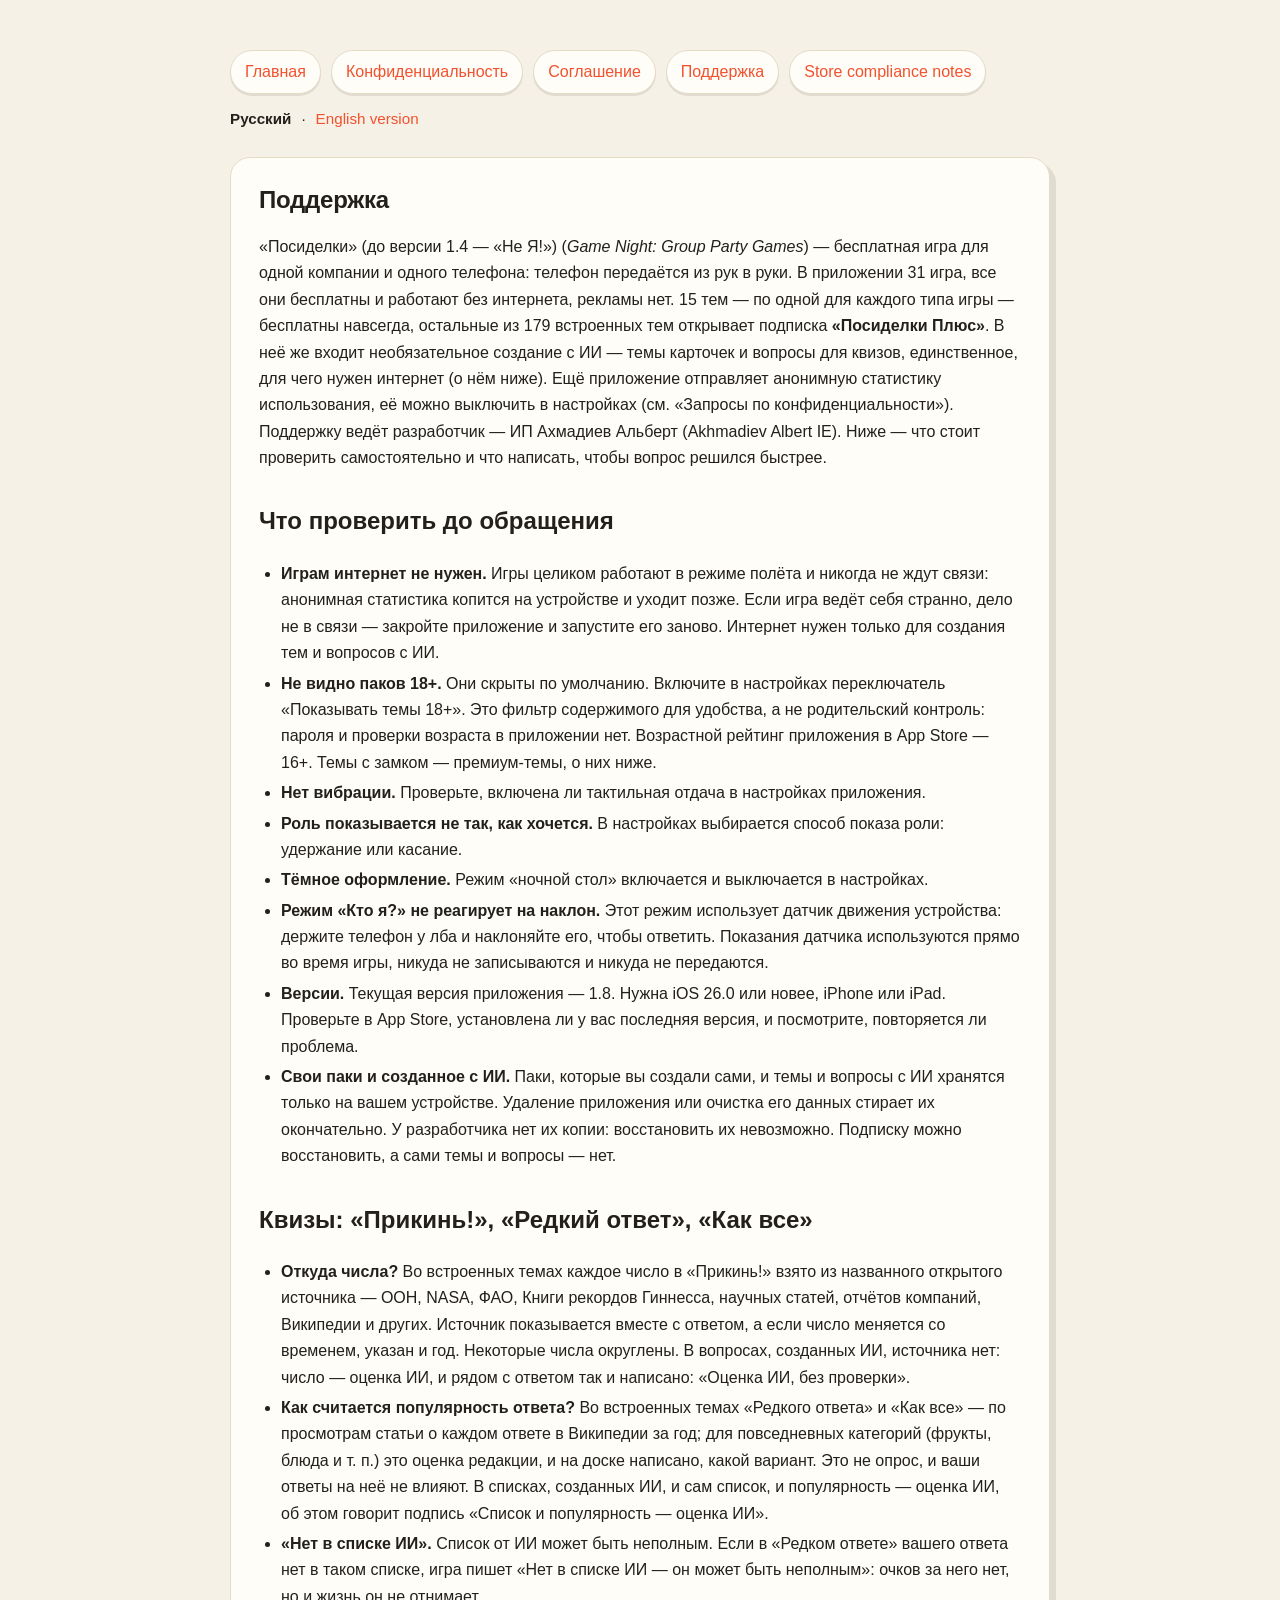
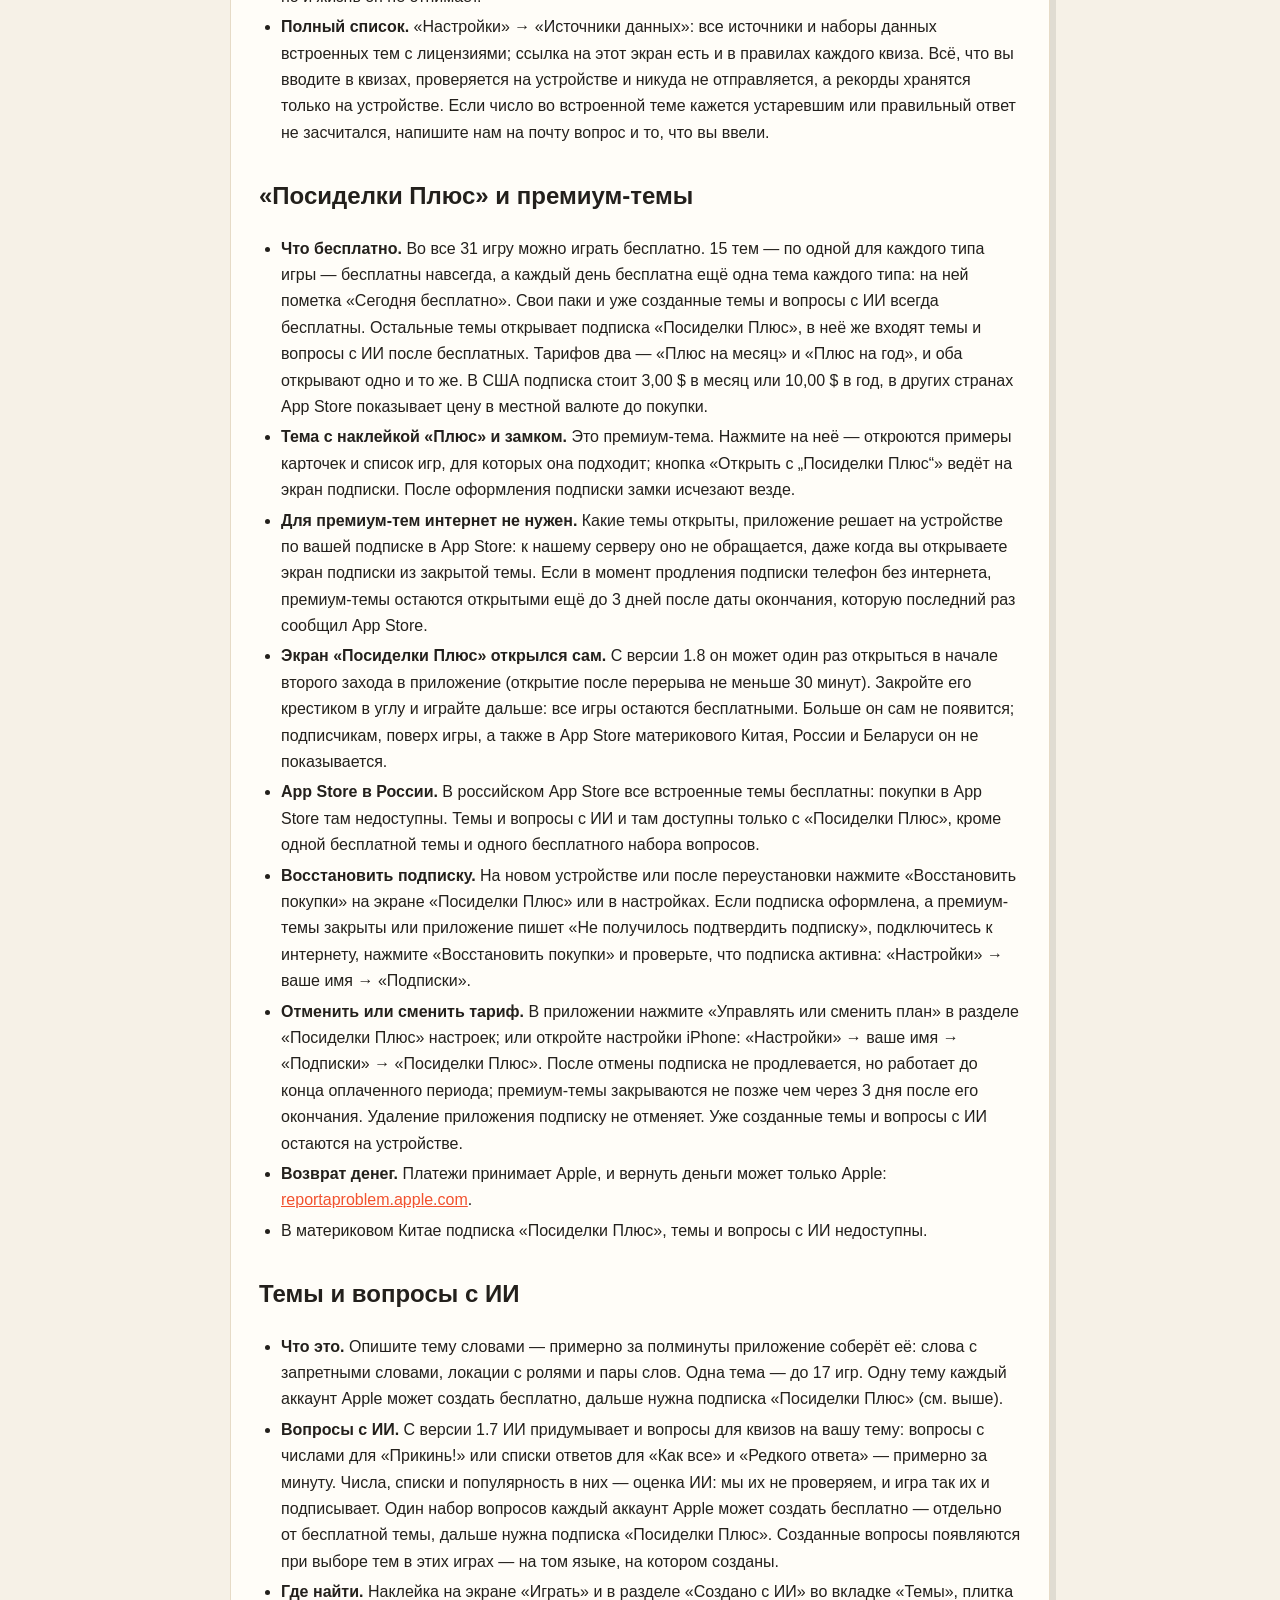
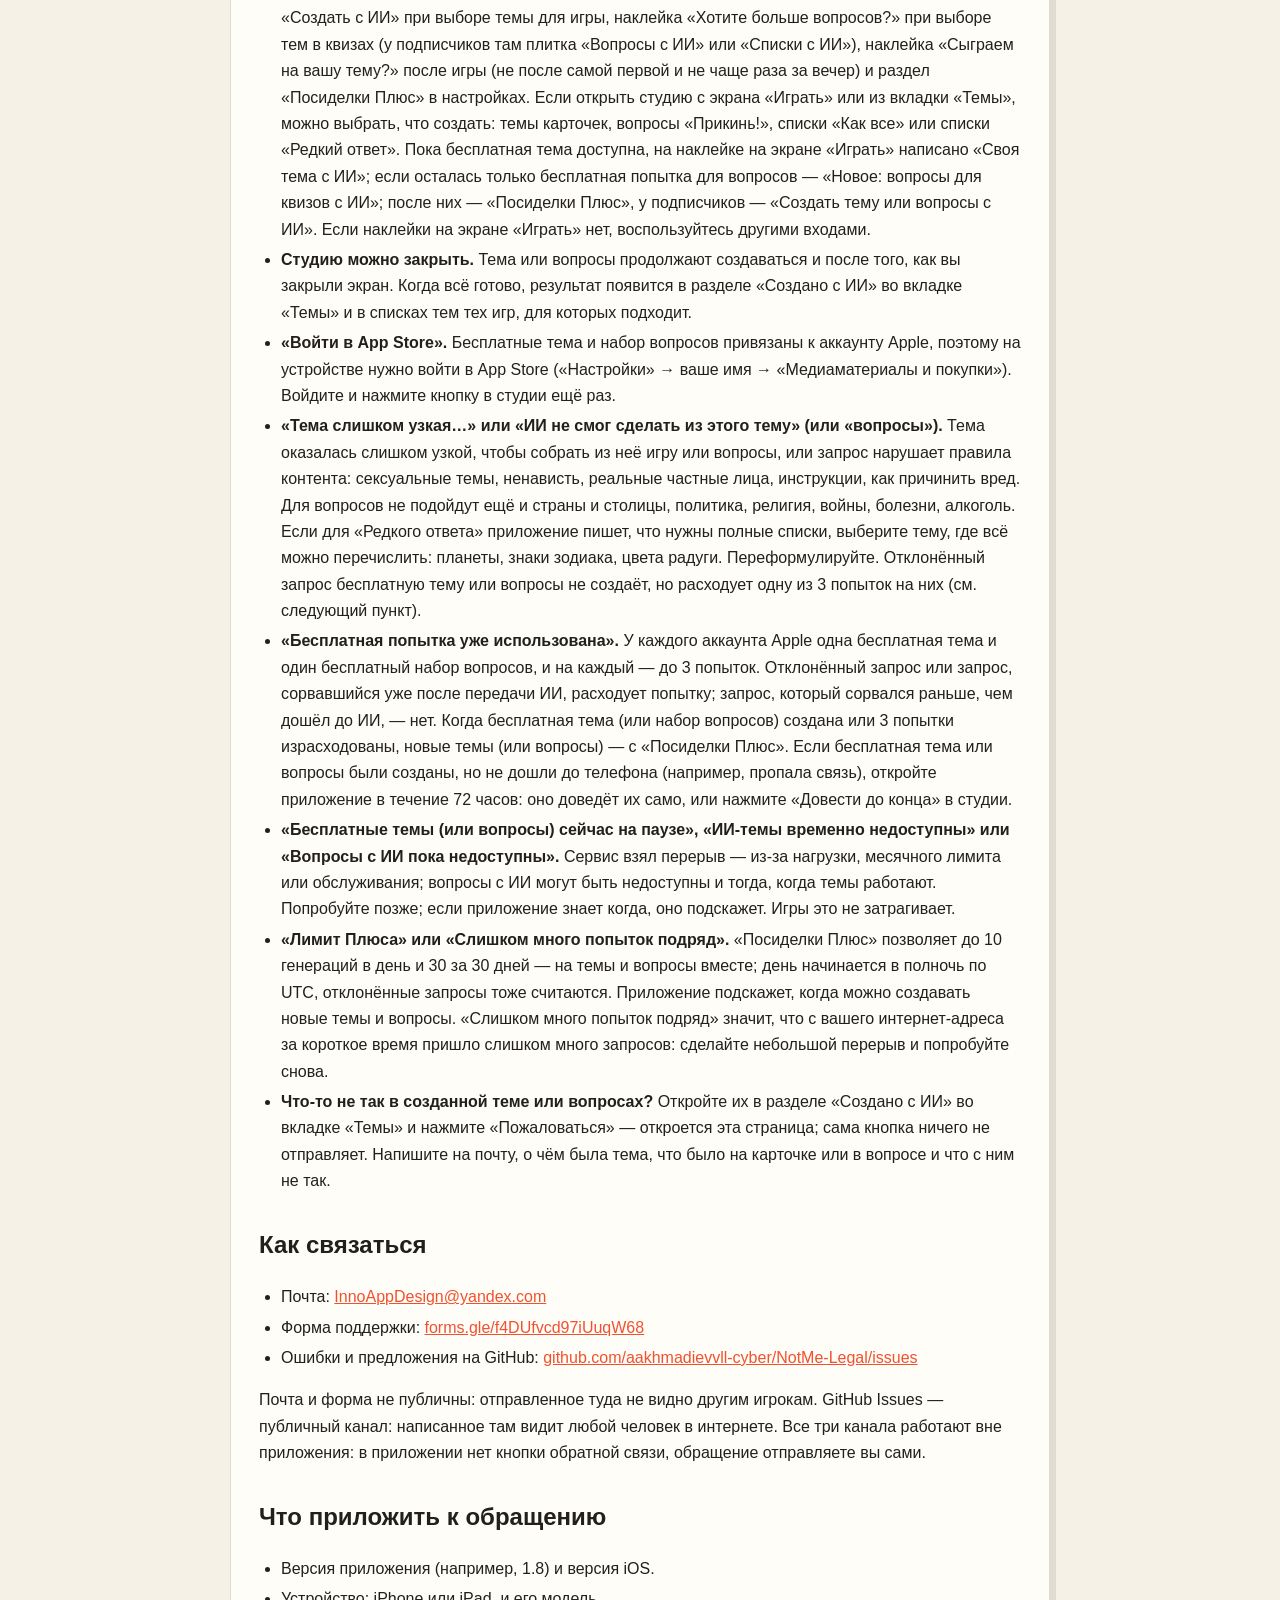
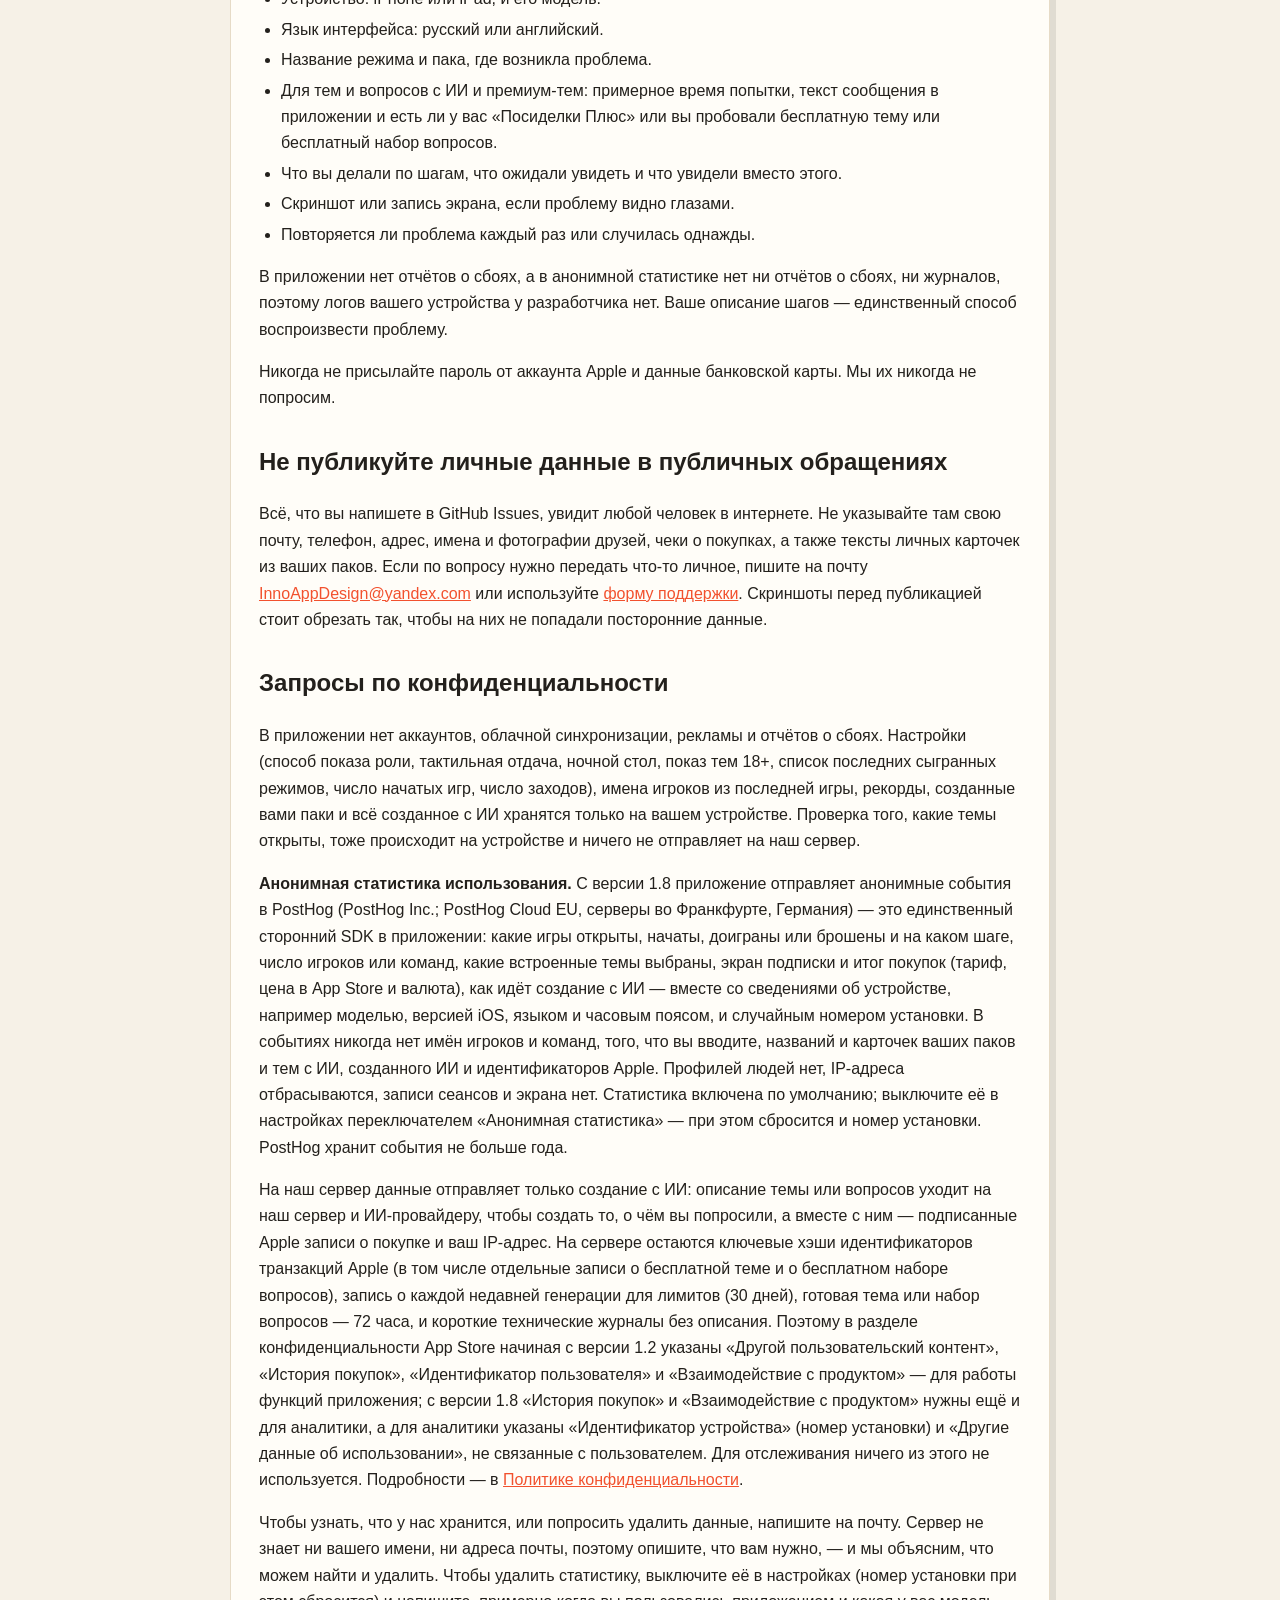
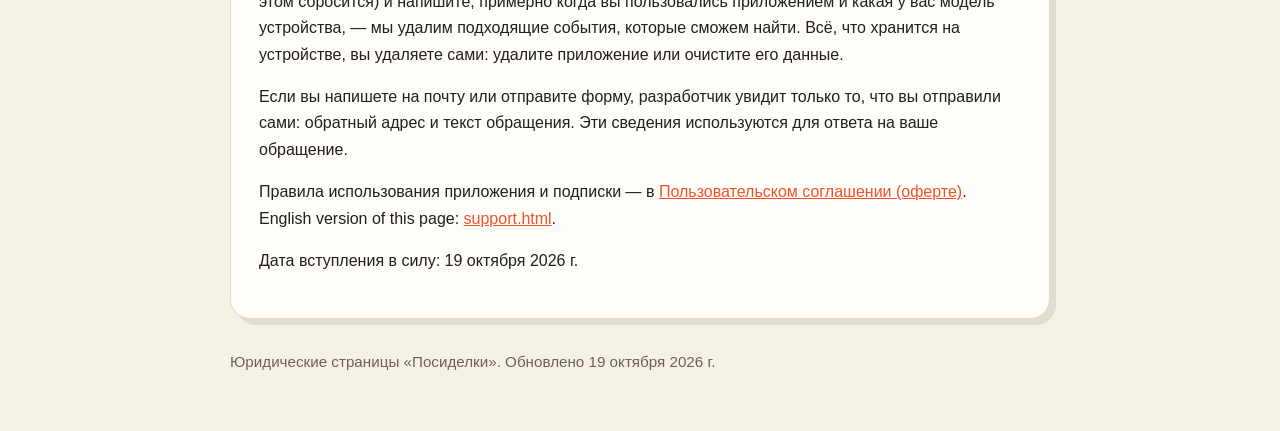
<file: support-ru.html>
<!doctype html>
<html lang="ru"><head><meta charset="utf-8"><meta name="viewport" content="width=device-width, initial-scale=1"><title>Поддержка — «Посиделки»</title><link rel="stylesheet" href="styles.css"></head>
<body><main><nav><a href="./">Главная</a><a href="privacy-ru.html">Конфиденциальность</a><a href="terms-ru.html">Соглашение</a><a href="support-ru.html">Поддержка</a><a href="store-compliance.html">Store compliance notes</a></nav>
<p class="lang"><strong>Русский</strong> · <a href="support.html">English version</a></p>
<section class="card">
<h1>Поддержка</h1>
<p>«Посиделки» (до версии 1.4 — «Не Я!») (<em>Game Night: Group Party Games</em>) — бесплатная игра для одной компании и одного телефона: телефон передаётся из рук в руки. В приложении 31 игра, все они бесплатны и работают без интернета, рекламы нет. 15 тем — по одной для каждого типа игры — бесплатны навсегда, остальные из 179 встроенных тем открывает подписка <strong>«Посиделки Плюс»</strong>. В неё же входит необязательное создание с ИИ — темы карточек и вопросы для квизов, единственное, для чего нужен интернет (о нём ниже). Ещё приложение отправляет анонимную статистику использования, её можно выключить в настройках (см. «Запросы по конфиденциальности»). Поддержку ведёт разработчик — ИП Ахмадиев Альберт (Akhmadiev Albert IE). Ниже — что стоит проверить самостоятельно и что написать, чтобы вопрос решился быстрее.</p>

<h2>Что проверить до обращения</h2>
<ul>
<li><strong>Играм интернет не нужен.</strong> Игры целиком работают в режиме полёта и никогда не ждут связи: анонимная статистика копится на устройстве и уходит позже. Если игра ведёт себя странно, дело не в связи — закройте приложение и запустите его заново. Интернет нужен только для создания тем и вопросов с ИИ.</li>
<li><strong>Не видно паков 18+.</strong> Они скрыты по умолчанию. Включите в настройках переключатель «Показывать темы 18+». Это фильтр содержимого для удобства, а не родительский контроль: пароля и проверки возраста в приложении нет. Возрастной рейтинг приложения в App Store — 16+. Темы с замком — премиум-темы, о них ниже.</li>
<li><strong>Нет вибрации.</strong> Проверьте, включена ли тактильная отдача в настройках приложения.</li>
<li><strong>Роль показывается не так, как хочется.</strong> В настройках выбирается способ показа роли: удержание или касание.</li>
<li><strong>Тёмное оформление.</strong> Режим «ночной стол» включается и выключается в настройках.</li>
<li><strong>Режим «Кто я?» не реагирует на наклон.</strong> Этот режим использует датчик движения устройства: держите телефон у лба и наклоняйте его, чтобы ответить. Показания датчика используются прямо во время игры, никуда не записываются и никуда не передаются.</li>
<li><strong>Версии.</strong> Текущая версия приложения — 1.8. Нужна iOS 26.0 или новее, iPhone или iPad. Проверьте в App Store, установлена ли у вас последняя версия, и посмотрите, повторяется ли проблема.</li>
<li><strong>Свои паки и созданное с ИИ.</strong> Паки, которые вы создали сами, и темы и вопросы с ИИ хранятся только на вашем устройстве. Удаление приложения или очистка его данных стирает их окончательно. У разработчика нет их копии: восстановить их невозможно. Подписку можно восстановить, а сами темы и вопросы — нет.</li>
</ul>

<h2>Квизы: «Прикинь!», «Редкий ответ», «Как все»</h2>
<ul>
<li><strong>Откуда числа?</strong> Во встроенных темах каждое число в «Прикинь!» взято из названного открытого источника — ООН, NASA, ФАО, Книги рекордов Гиннесса, научных статей, отчётов компаний, Википедии и других. Источник показывается вместе с ответом, а если число меняется со временем, указан и год. Некоторые числа округлены. В вопросах, созданных ИИ, источника нет: число — оценка ИИ, и рядом с ответом так и написано: «Оценка ИИ, без проверки».</li>
<li><strong>Как считается популярность ответа?</strong> Во встроенных темах «Редкого ответа» и «Как все» — по просмотрам статьи о каждом ответе в Википедии за год; для повседневных категорий (фрукты, блюда и т. п.) это оценка редакции, и на доске написано, какой вариант. Это не опрос, и ваши ответы на неё не влияют. В списках, созданных ИИ, и сам список, и популярность — оценка ИИ, об этом говорит подпись «Список и популярность — оценка ИИ».</li>
<li><strong>«Нет в списке ИИ».</strong> Список от ИИ может быть неполным. Если в «Редком ответе» вашего ответа нет в таком списке, игра пишет «Нет в списке ИИ — он может быть неполным»: очков за него нет, но и жизнь он не отнимает.</li>
<li><strong>Полный список.</strong> «Настройки» → «Источники данных»: все источники и наборы данных встроенных тем с лицензиями; ссылка на этот экран есть и в правилах каждого квиза. Всё, что вы вводите в квизах, проверяется на устройстве и никуда не отправляется, а рекорды хранятся только на устройстве. Если число во встроенной теме кажется устаревшим или правильный ответ не засчитался, напишите нам на почту вопрос и то, что вы ввели.</li>
</ul>

<h2>«Посиделки Плюс» и премиум-темы</h2>
<ul>
<li><strong>Что бесплатно.</strong> Во все 31 игру можно играть бесплатно. 15 тем — по одной для каждого типа игры — бесплатны навсегда, а каждый день бесплатна ещё одна тема каждого типа: на ней пометка «Сегодня бесплатно». Свои паки и уже созданные темы и вопросы с ИИ всегда бесплатны. Остальные темы открывает подписка «Посиделки Плюс», в неё же входят темы и вопросы с ИИ после бесплатных. Тарифов два — «Плюс на месяц» и «Плюс на год», и оба открывают одно и то же. В США подписка стоит 3,00 $ в месяц или 10,00 $ в год, в других странах App Store показывает цену в местной валюте до покупки.</li>
<li><strong>Тема с наклейкой «Плюс» и замком.</strong> Это премиум-тема. Нажмите на неё — откроются примеры карточек и список игр, для которых она подходит; кнопка «Открыть с „Посиделки Плюс“» ведёт на экран подписки. После оформления подписки замки исчезают везде.</li>
<li><strong>Для премиум-тем интернет не нужен.</strong> Какие темы открыты, приложение решает на устройстве по вашей подписке в App Store: к нашему серверу оно не обращается, даже когда вы открываете экран подписки из закрытой темы. Если в момент продления подписки телефон без интернета, премиум-темы остаются открытыми ещё до 3 дней после даты окончания, которую последний раз сообщил App Store.</li>
<li><strong>Экран «Посиделки Плюс» открылся сам.</strong> С версии 1.8 он может один раз открыться в начале второго захода в приложение (открытие после перерыва не меньше 30 минут). Закройте его крестиком в углу и играйте дальше: все игры остаются бесплатными. Больше он сам не появится; подписчикам, поверх игры, а также в App Store материкового Китая, России и Беларуси он не показывается.</li>
<li><strong>App Store в России.</strong> В российском App Store все встроенные темы бесплатны: покупки в App Store там недоступны. Темы и вопросы с ИИ и там доступны только с «Посиделки Плюс», кроме одной бесплатной темы и одного бесплатного набора вопросов.</li>
<li><strong>Восстановить подписку.</strong> На новом устройстве или после переустановки нажмите «Восстановить покупки» на экране «Посиделки Плюс» или в настройках. Если подписка оформлена, а премиум-темы закрыты или приложение пишет «Не получилось подтвердить подписку», подключитесь к интернету, нажмите «Восстановить покупки» и проверьте, что подписка активна: «Настройки» → ваше имя → «Подписки».</li>
<li><strong>Отменить или сменить тариф.</strong> В приложении нажмите «Управлять или сменить план» в разделе «Посиделки Плюс» настроек; или откройте настройки iPhone: «Настройки» → ваше имя → «Подписки» → «Посиделки Плюс». После отмены подписка не продлевается, но работает до конца оплаченного периода; премиум-темы закрываются не позже чем через 3 дня после его окончания. Удаление приложения подписку не отменяет. Уже созданные темы и вопросы с ИИ остаются на устройстве.</li>
<li><strong>Возврат денег.</strong> Платежи принимает Apple, и вернуть деньги может только Apple: <a href="https://reportaproblem.apple.com">reportaproblem.apple.com</a>.</li>
<li>В материковом Китае подписка «Посиделки Плюс», темы и вопросы с ИИ недоступны.</li>
</ul>

<h2>Темы и вопросы с ИИ</h2>
<ul>
<li><strong>Что это.</strong> Опишите тему словами — примерно за полминуты приложение соберёт её: слова с запретными словами, локации с ролями и пары слов. Одна тема — до 17 игр. Одну тему каждый аккаунт Apple может создать бесплатно, дальше нужна подписка «Посиделки Плюс» (см. выше).</li>
<li><strong>Вопросы с ИИ.</strong> С версии 1.7 ИИ придумывает и вопросы для квизов на вашу тему: вопросы с числами для «Прикинь!» или списки ответов для «Как все» и «Редкого ответа» — примерно за минуту. Числа, списки и популярность в них — оценка ИИ: мы их не проверяем, и игра так их и подписывает. Один набор вопросов каждый аккаунт Apple может создать бесплатно — отдельно от бесплатной темы, дальше нужна подписка «Посиделки Плюс». Созданные вопросы появляются при выборе тем в этих играх — на том языке, на котором созданы.</li>
<li><strong>Где найти.</strong> Наклейка на экране «Играть» и в разделе «Создано с ИИ» во вкладке «Темы», плитка «Создать с ИИ» при выборе темы для игры, наклейка «Хотите больше вопросов?» при выборе тем в квизах (у подписчиков там плитка «Вопросы с ИИ» или «Списки с ИИ»), наклейка «Сыграем на вашу тему?» после игры (не после самой первой и не чаще раза за вечер) и раздел «Посиделки Плюс» в настройках. Если открыть студию с экрана «Играть» или из вкладки «Темы», можно выбрать, что создать: темы карточек, вопросы «Прикинь!», списки «Как все» или списки «Редкий ответ». Пока бесплатная тема доступна, на наклейке на экране «Играть» написано «Своя тема с ИИ»; если осталась только бесплатная попытка для вопросов — «Новое: вопросы для квизов с ИИ»; после них — «Посиделки Плюс», у подписчиков — «Создать тему или вопросы с ИИ». Если наклейки на экране «Играть» нет, воспользуйтесь другими входами.</li>
<li><strong>Студию можно закрыть.</strong> Тема или вопросы продолжают создаваться и после того, как вы закрыли экран. Когда всё готово, результат появится в разделе «Создано с ИИ» во вкладке «Темы» и в списках тем тех игр, для которых подходит.</li>
<li><strong>«Войти в App Store».</strong> Бесплатные тема и набор вопросов привязаны к аккаунту Apple, поэтому на устройстве нужно войти в App Store («Настройки» → ваше имя → «Медиаматериалы и покупки»). Войдите и нажмите кнопку в студии ещё раз.</li>
<li><strong>«Тема слишком узкая…» или «ИИ не смог сделать из этого тему» (или «вопросы»).</strong> Тема оказалась слишком узкой, чтобы собрать из неё игру или вопросы, или запрос нарушает правила контента: сексуальные темы, ненависть, реальные частные лица, инструкции, как причинить вред. Для вопросов не подойдут ещё и страны и столицы, политика, религия, войны, болезни, алкоголь. Если для «Редкого ответа» приложение пишет, что нужны полные списки, выберите тему, где всё можно перечислить: планеты, знаки зодиака, цвета радуги. Переформулируйте. Отклонённый запрос бесплатную тему или вопросы не создаёт, но расходует одну из 3 попыток на них (см. следующий пункт).</li>
<li><strong>«Бесплатная попытка уже использована».</strong> У каждого аккаунта Apple одна бесплатная тема и один бесплатный набор вопросов, и на каждый — до 3 попыток. Отклонённый запрос или запрос, сорвавшийся уже после передачи ИИ, расходует попытку; запрос, который сорвался раньше, чем дошёл до ИИ, — нет. Когда бесплатная тема (или набор вопросов) создана или 3 попытки израсходованы, новые темы (или вопросы) — с «Посиделки Плюс». Если бесплатная тема или вопросы были созданы, но не дошли до телефона (например, пропала связь), откройте приложение в течение 72 часов: оно доведёт их само, или нажмите «Довести до конца» в студии.</li>
<li><strong>«Бесплатные темы (или вопросы) сейчас на паузе», «ИИ-темы временно недоступны» или «Вопросы с ИИ пока недоступны».</strong> Сервис взял перерыв — из-за нагрузки, месячного лимита или обслуживания; вопросы с ИИ могут быть недоступны и тогда, когда темы работают. Попробуйте позже; если приложение знает когда, оно подскажет. Игры это не затрагивает.</li>
<li><strong>«Лимит Плюса» или «Слишком много попыток подряд».</strong> «Посиделки Плюс» позволяет до 10 генераций в день и 30 за 30 дней — на темы и вопросы вместе; день начинается в полночь по UTC, отклонённые запросы тоже считаются. Приложение подскажет, когда можно создавать новые темы и вопросы. «Слишком много попыток подряд» значит, что с вашего интернет-адреса за короткое время пришло слишком много запросов: сделайте небольшой перерыв и попробуйте снова.</li>
<li><strong>Что-то не так в созданной теме или вопросах?</strong> Откройте их в разделе «Создано с ИИ» во вкладке «Темы» и нажмите «Пожаловаться» — откроется эта страница; сама кнопка ничего не отправляет. Напишите на почту, о чём была тема, что было на карточке или в вопросе и что с ним не так.</li>
</ul>

<h2>Как связаться</h2>
<ul>
<li>Почта: <a href="mailto:InnoAppDesign@yandex.com">InnoAppDesign@yandex.com</a></li>
<li>Форма поддержки: <a href="https://forms.gle/f4DUfvcd97iUuqW68">forms.gle/f4DUfvcd97iUuqW68</a></li>
<li>Ошибки и предложения на GitHub: <a href="https://github.com/aakhmadievvll-cyber/NotMe-Legal/issues">github.com/aakhmadievvll-cyber/NotMe-Legal/issues</a></li>
</ul>
<p>Почта и форма не публичны: отправленное туда не видно другим игрокам. GitHub Issues — публичный канал: написанное там видит любой человек в интернете. Все три канала работают вне приложения: в приложении нет кнопки обратной связи, обращение отправляете вы сами.</p>

<h2>Что приложить к обращению</h2>
<ul>
<li>Версия приложения (например, 1.8) и версия iOS.</li>
<li>Устройство: iPhone или iPad, и его модель.</li>
<li>Язык интерфейса: русский или английский.</li>
<li>Название режима и пака, где возникла проблема.</li>
<li>Для тем и вопросов с ИИ и премиум-тем: примерное время попытки, текст сообщения в приложении и есть ли у вас «Посиделки Плюс» или вы пробовали бесплатную тему или бесплатный набор вопросов.</li>
<li>Что вы делали по шагам, что ожидали увидеть и что увидели вместо этого.</li>
<li>Скриншот или запись экрана, если проблему видно глазами.</li>
<li>Повторяется ли проблема каждый раз или случилась однажды.</li>
</ul>
<p>В приложении нет отчётов о сбоях, а в анонимной статистике нет ни отчётов о сбоях, ни журналов, поэтому логов вашего устройства у разработчика нет. Ваше описание шагов — единственный способ воспроизвести проблему.</p>
<p>Никогда не присылайте пароль от аккаунта Apple и данные банковской карты. Мы их никогда не попросим.</p>

<h2>Не публикуйте личные данные в публичных обращениях</h2>
<p>Всё, что вы напишете в GitHub Issues, увидит любой человек в интернете. Не указывайте там свою почту, телефон, адрес, имена и фотографии друзей, чеки о покупках, а также тексты личных карточек из ваших паков. Если по вопросу нужно передать что-то личное, пишите на почту <a href="mailto:InnoAppDesign@yandex.com">InnoAppDesign@yandex.com</a> или используйте <a href="https://forms.gle/f4DUfvcd97iUuqW68">форму поддержки</a>. Скриншоты перед публикацией стоит обрезать так, чтобы на них не попадали посторонние данные.</p>

<h2>Запросы по конфиденциальности</h2>
<p>В приложении нет аккаунтов, облачной синхронизации, рекламы и отчётов о сбоях. Настройки (способ показа роли, тактильная отдача, ночной стол, показ тем 18+, список последних сыгранных режимов, число начатых игр, число заходов), имена игроков из последней игры, рекорды, созданные вами паки и всё созданное с ИИ хранятся только на вашем устройстве. Проверка того, какие темы открыты, тоже происходит на устройстве и ничего не отправляет на наш сервер.</p>
<p><strong>Анонимная статистика использования.</strong> С версии 1.8 приложение отправляет анонимные события в PostHog (PostHog Inc.; PostHog Cloud EU, серверы во Франкфурте, Германия) — это единственный сторонний SDK в приложении: какие игры открыты, начаты, доиграны или брошены и на каком шаге, число игроков или команд, какие встроенные темы выбраны, экран подписки и итог покупок (тариф, цена в App Store и валюта), как идёт создание с ИИ — вместе со сведениями об устройстве, например моделью, версией iOS, языком и часовым поясом, и случайным номером установки. В событиях никогда нет имён игроков и команд, того, что вы вводите, названий и карточек ваших паков и тем с ИИ, созданного ИИ и идентификаторов Apple. Профилей людей нет, IP-адреса отбрасываются, записи сеансов и экрана нет. Статистика включена по умолчанию; выключите её в настройках переключателем «Анонимная статистика» — при этом сбросится и номер установки. PostHog хранит события не больше года.</p>
<p>На наш сервер данные отправляет только создание с ИИ: описание темы или вопросов уходит на наш сервер и ИИ-провайдеру, чтобы создать то, о чём вы попросили, а вместе с ним — подписанные Apple записи о покупке и ваш IP-адрес. На сервере остаются ключевые хэши идентификаторов транзакций Apple (в том числе отдельные записи о бесплатной теме и о бесплатном наборе вопросов), запись о каждой недавней генерации для лимитов (30 дней), готовая тема или набор вопросов — 72 часа, и короткие технические журналы без описания. Поэтому в разделе конфиденциальности App Store начиная с версии 1.2 указаны «Другой пользовательский контент», «История покупок», «Идентификатор пользователя» и «Взаимодействие с продуктом» — для работы функций приложения; с версии 1.8 «История покупок» и «Взаимодействие с продуктом» нужны ещё и для аналитики, а для аналитики указаны «Идентификатор устройства» (номер установки) и «Другие данные об использовании», не связанные с пользователем. Для отслеживания ничего из этого не используется. Подробности — в <a href="privacy-ru.html">Политике конфиденциальности</a>.</p>
<p>Чтобы узнать, что у нас хранится, или попросить удалить данные, напишите на почту. Сервер не знает ни вашего имени, ни адреса почты, поэтому опишите, что вам нужно, — и мы объясним, что можем найти и удалить. Чтобы удалить статистику, выключите её в настройках (номер установки при этом сбросится) и напишите, примерно когда вы пользовались приложением и какая у вас модель устройства, — мы удалим подходящие события, которые сможем найти. Всё, что хранится на устройстве, вы удаляете сами: удалите приложение или очистите его данные.</p>
<p>Если вы напишете на почту или отправите форму, разработчик увидит только то, что вы отправили сами: обратный адрес и текст обращения. Эти сведения используются для ответа на ваше обращение.</p>

<p>Правила использования приложения и подписки — в <a href="terms-ru.html">Пользовательском соглашении (оферте)</a>. English version of this page: <a href="support.html">support.html</a>.</p>

<p>Дата вступления в силу: 19 октября 2026 г.</p>
</section><footer>Юридические страницы «Посиделки». Обновлено 19 октября 2026 г.</footer></main></body></html>
</file>
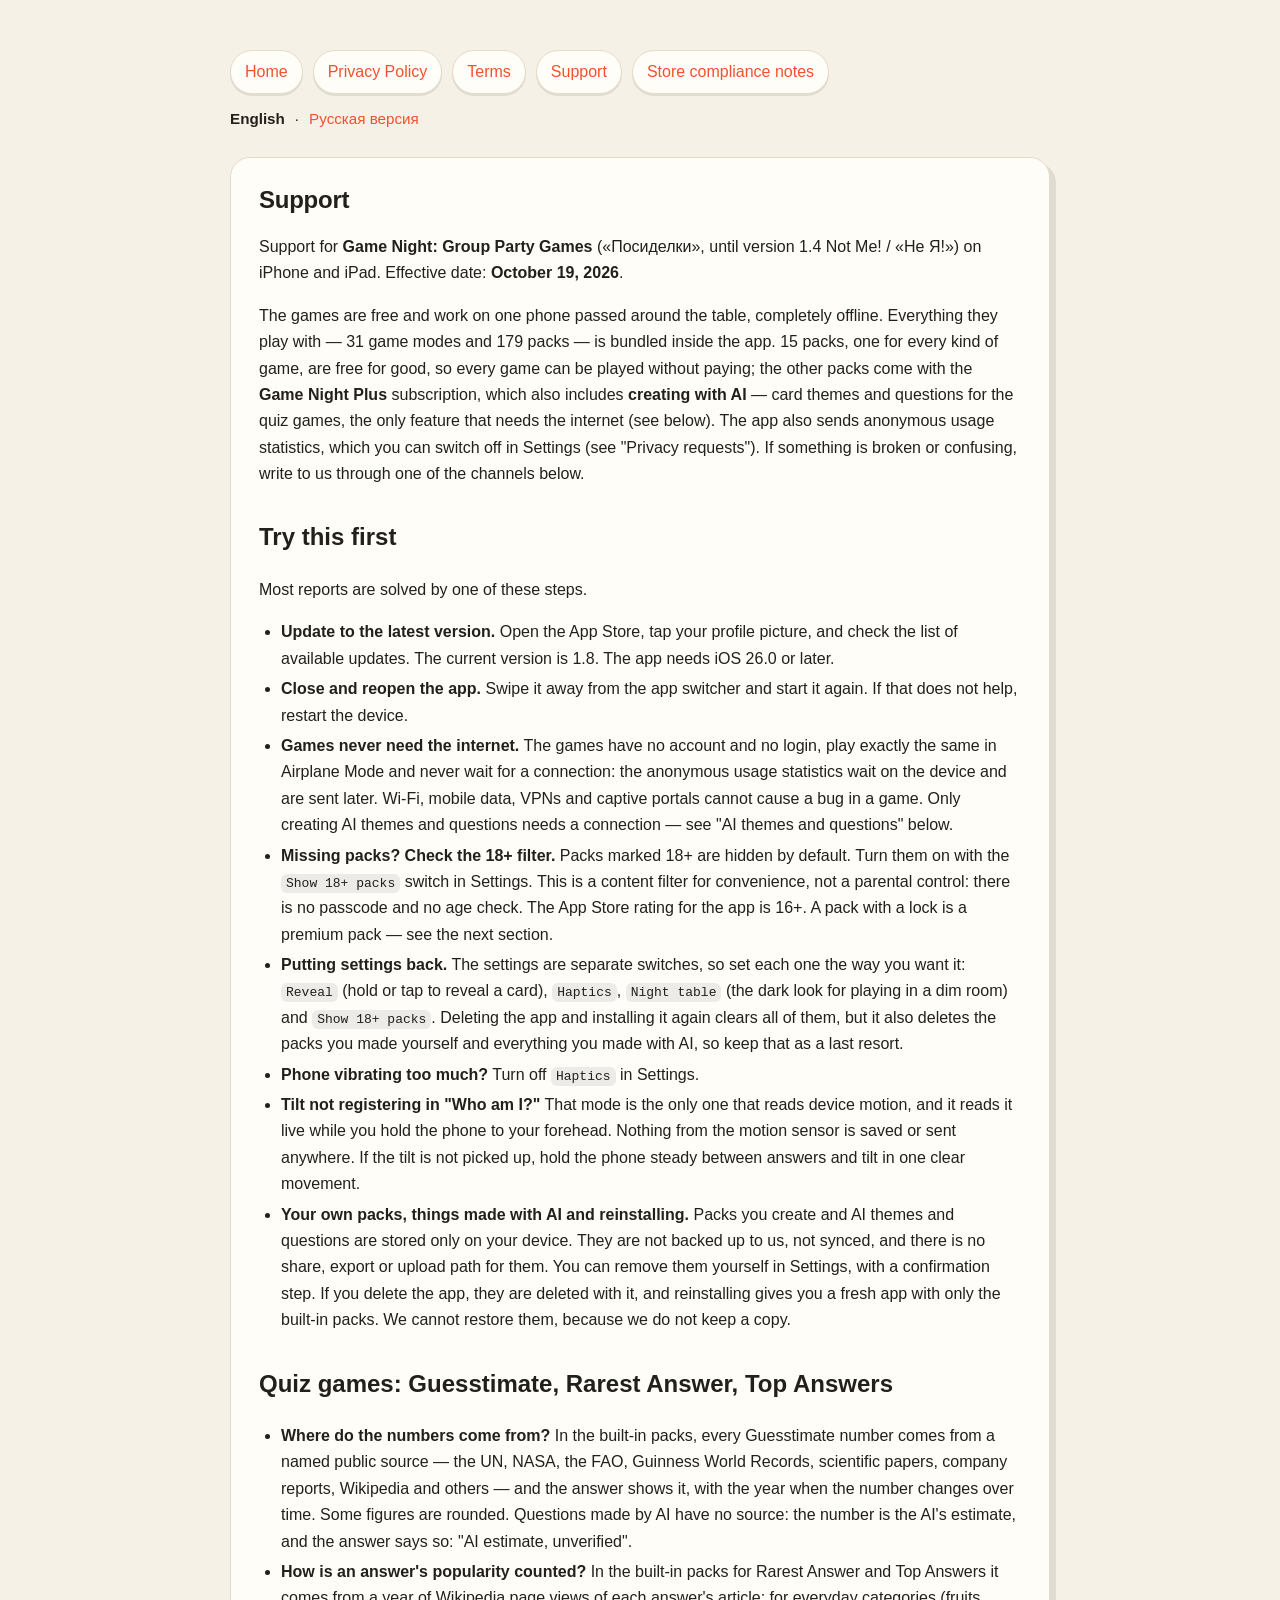
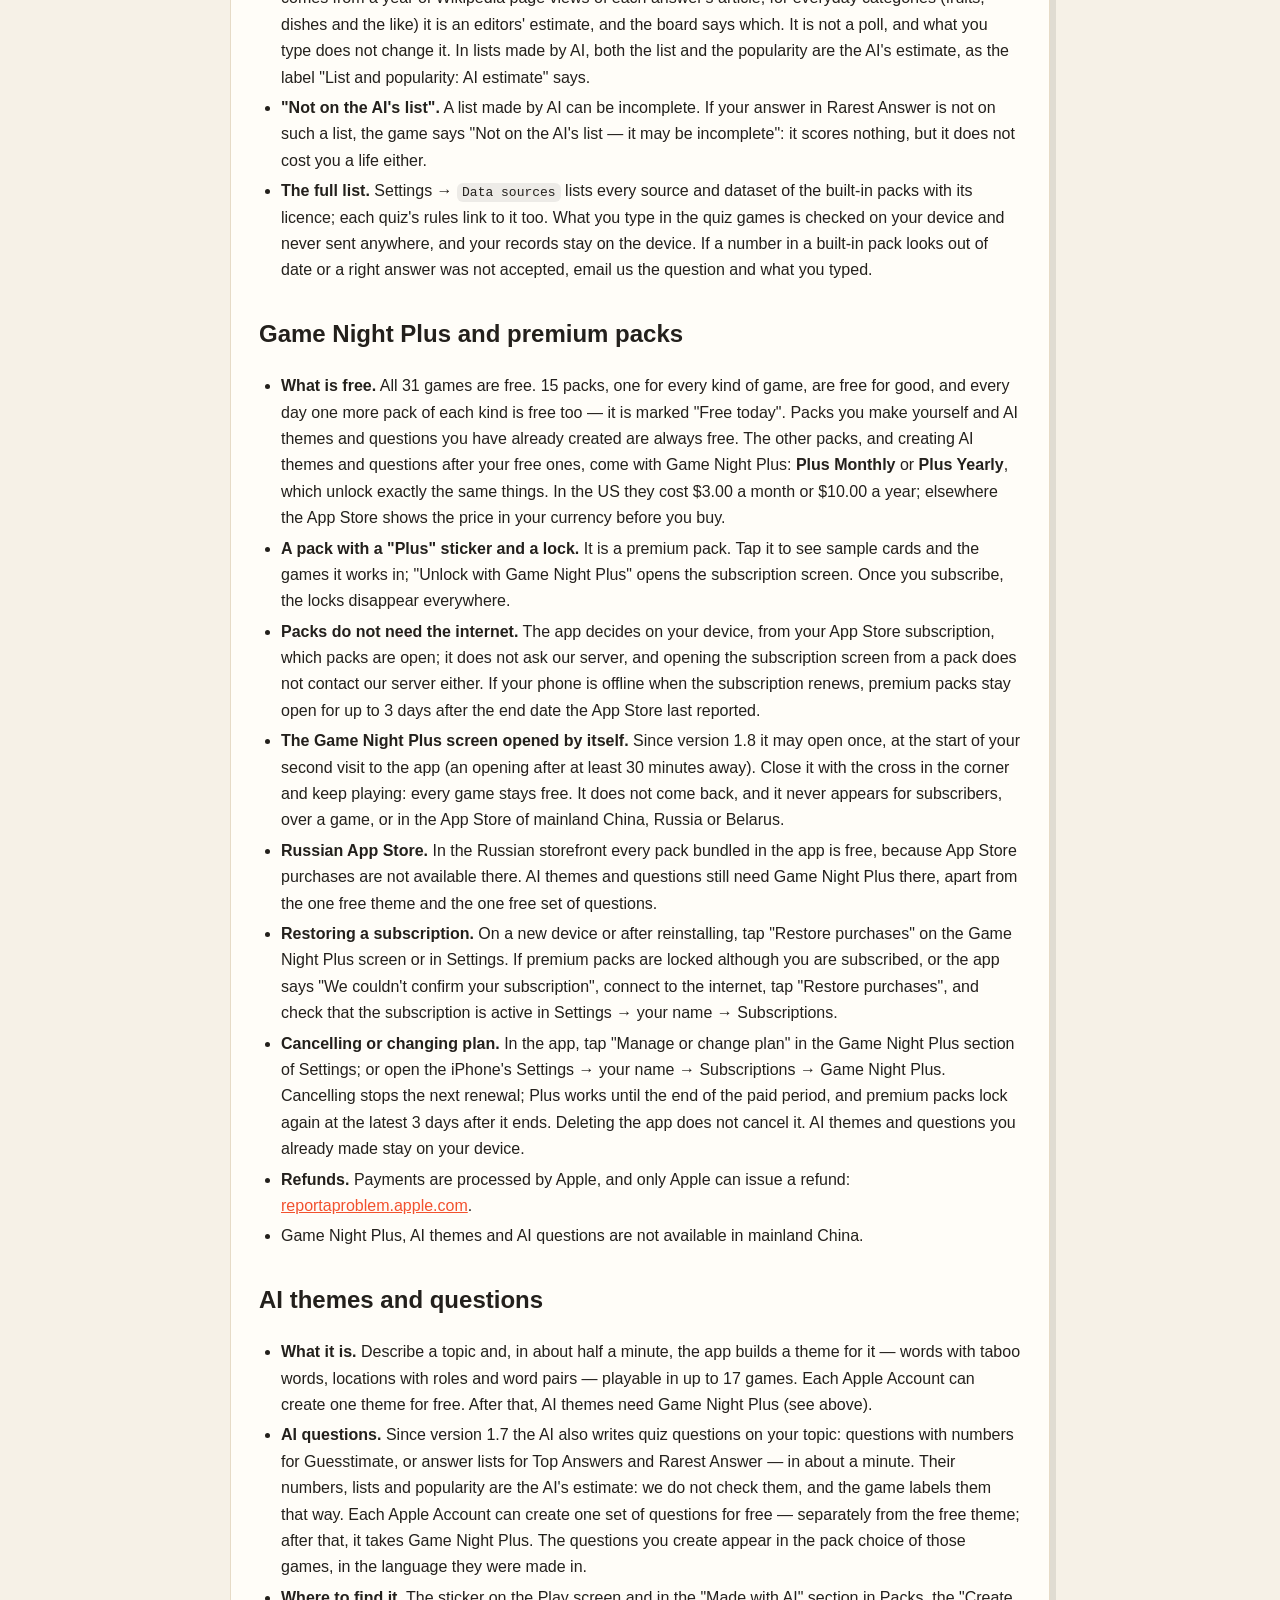
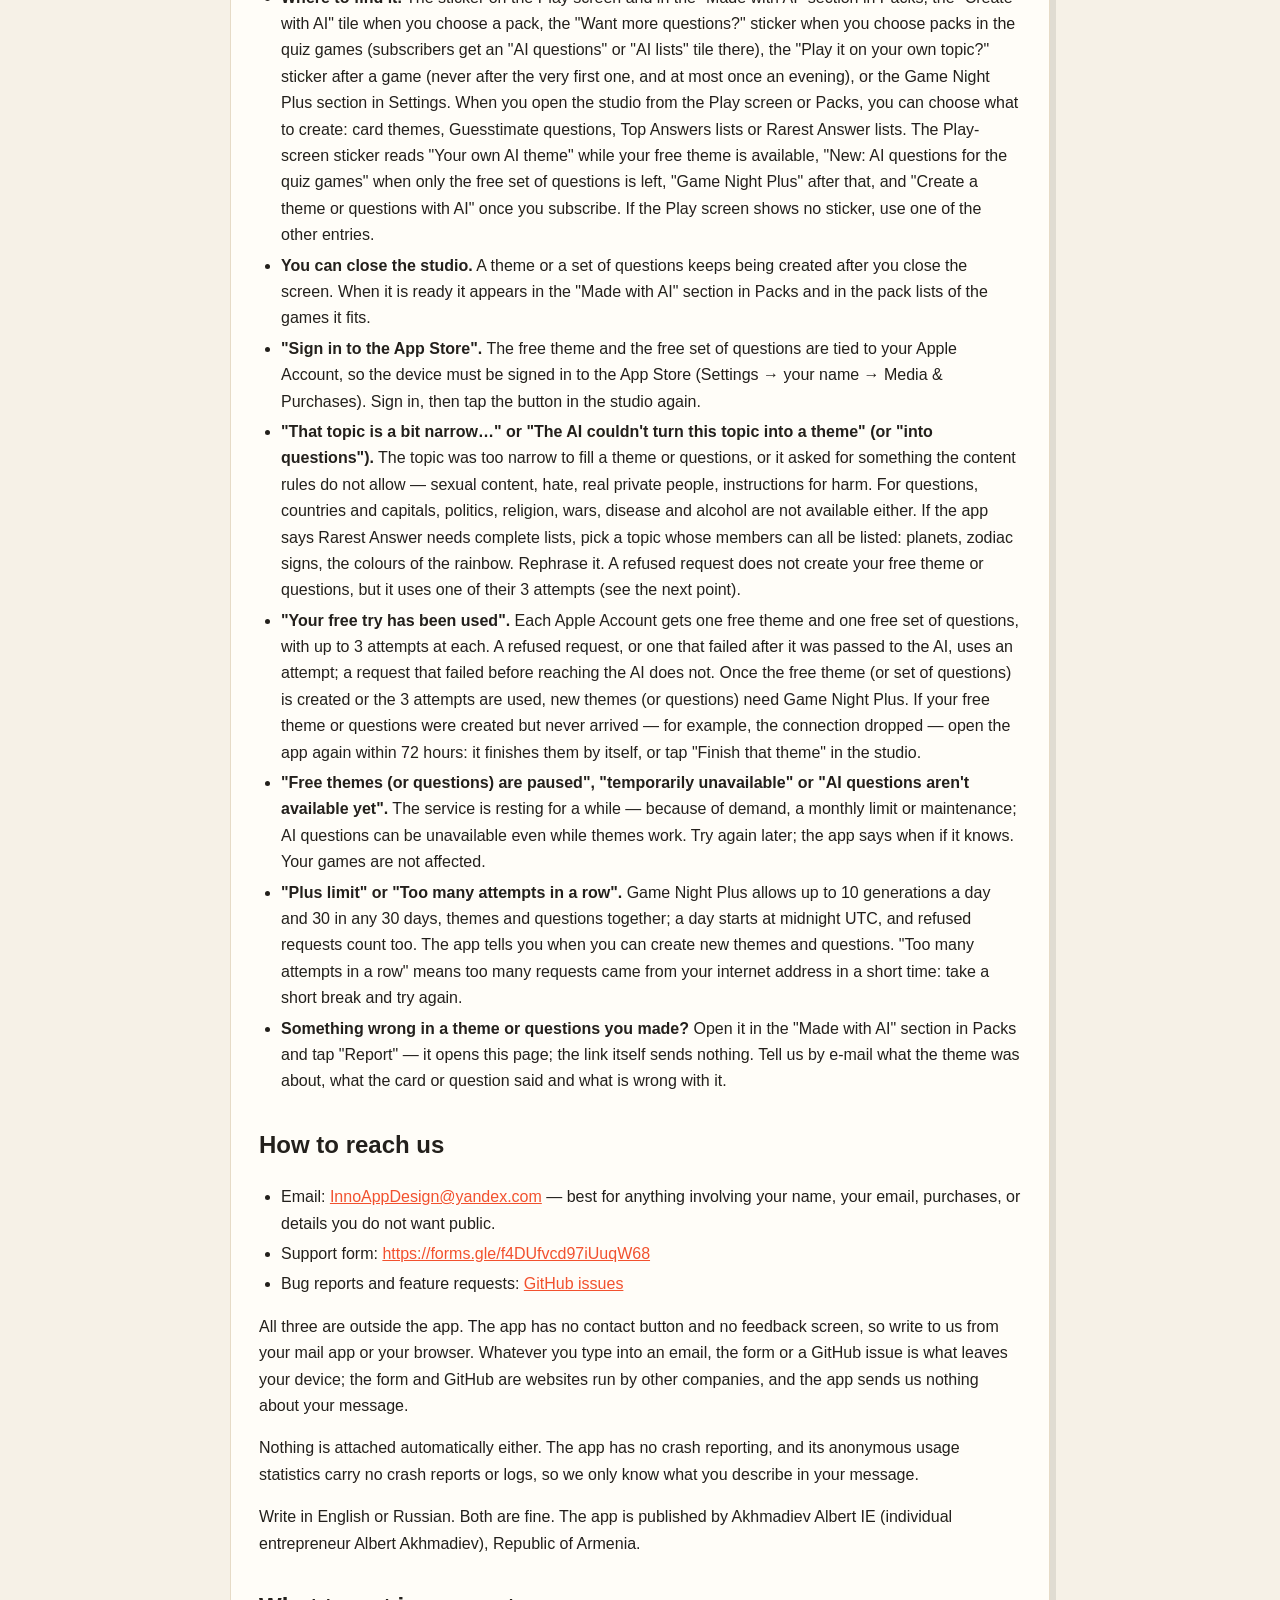
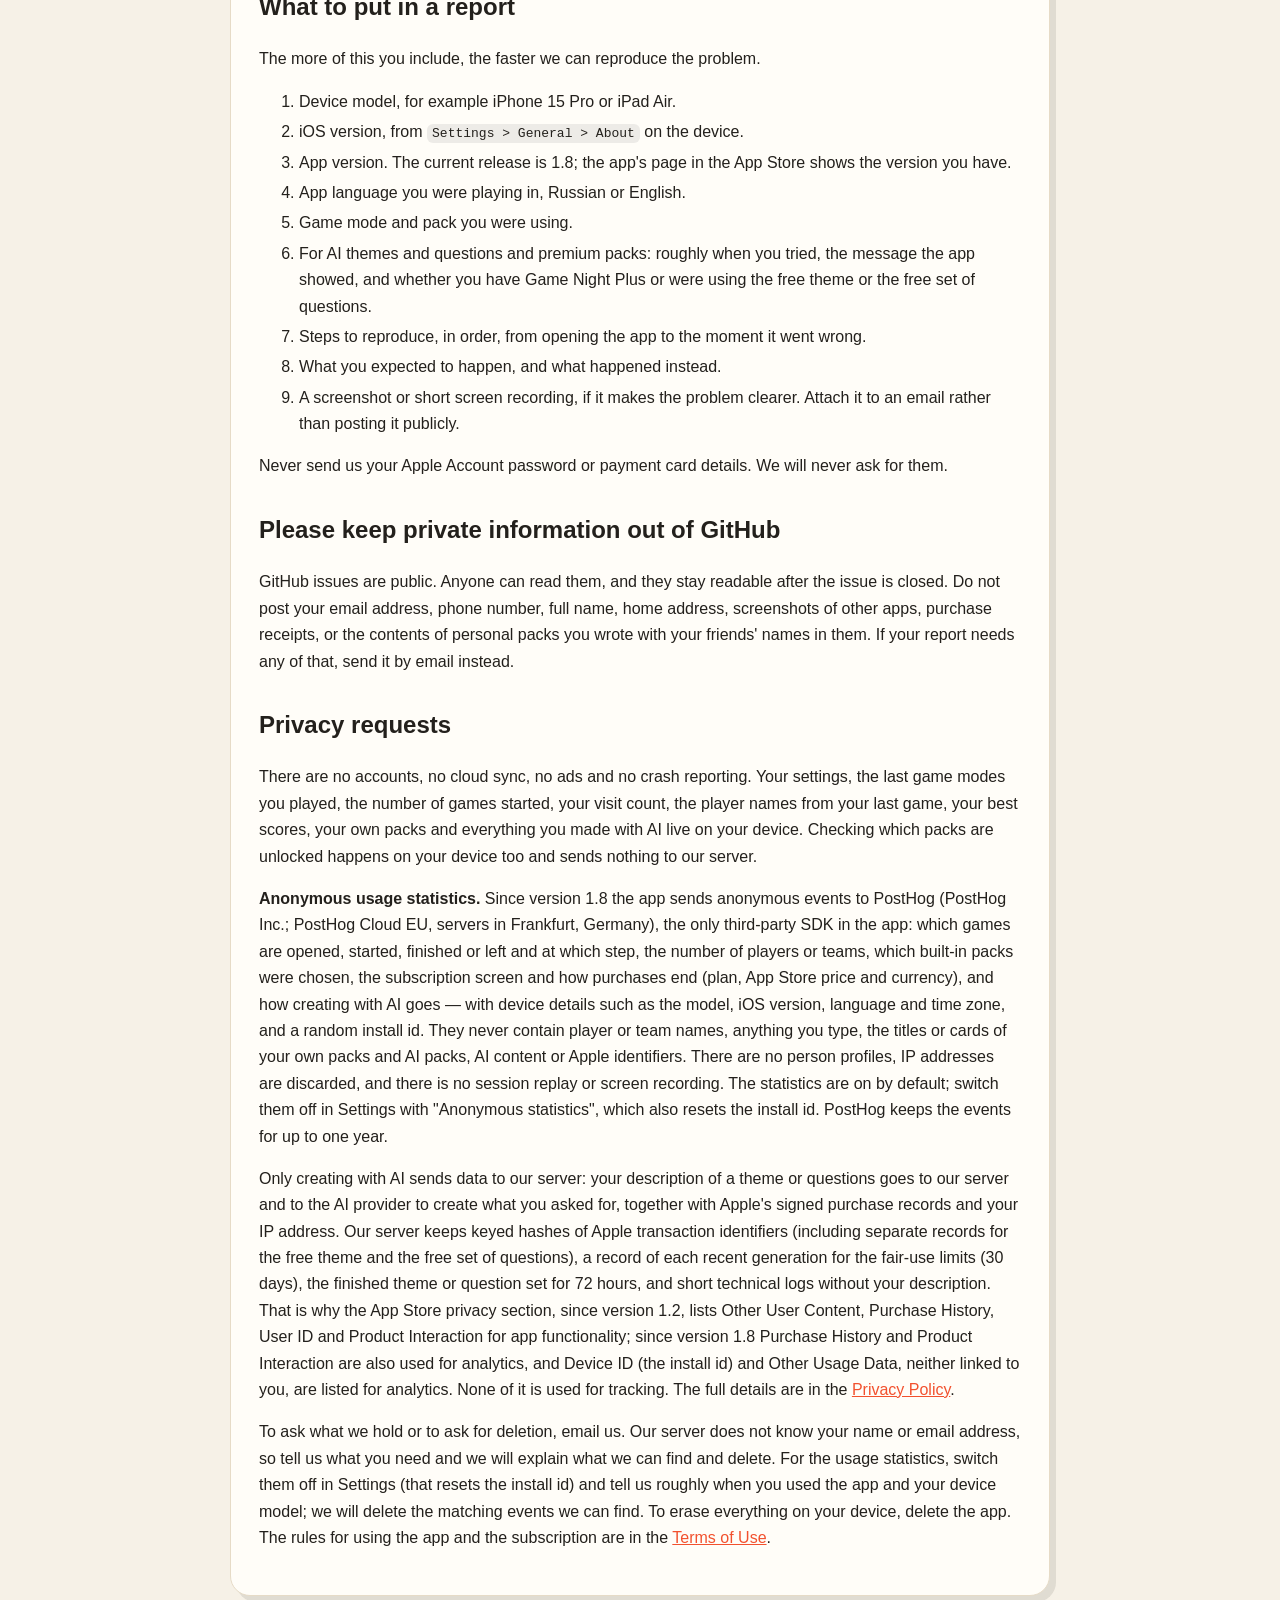
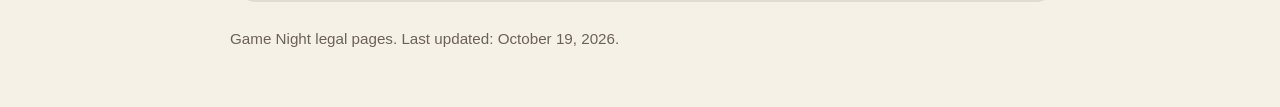
<file: support.html>
<!doctype html>
<html lang="en"><head><meta charset="utf-8"><meta name="viewport" content="width=device-width, initial-scale=1"><title>Support — Game Night: Group Party Games</title><link rel="stylesheet" href="styles.css"></head>
<body><main><nav><a href="./">Home</a><a href="privacy.html">Privacy Policy</a><a href="terms.html">Terms</a><a href="support.html">Support</a><a href="store-compliance.html">Store compliance notes</a></nav>
<p class="lang"><strong>English</strong> · <a href="support-ru.html">Русская версия</a></p>
<section class="card">
<h1>Support</h1>
<p>Support for <strong>Game Night: Group Party Games</strong> («Посиделки», until version 1.4 Not Me! / «Не Я!») on iPhone and iPad. Effective date: <strong>October 19, 2026</strong>.</p>
<p>The games are free and work on one phone passed around the table, completely offline. Everything they play with — 31 game modes and 179 packs — is bundled inside the app. 15 packs, one for every kind of game, are free for good, so every game can be played without paying; the other packs come with the <strong>Game Night Plus</strong> subscription, which also includes <strong>creating with AI</strong> — card themes and questions for the quiz games, the only feature that needs the internet (see below). The app also sends anonymous usage statistics, which you can switch off in Settings (see "Privacy requests"). If something is broken or confusing, write to us through one of the channels below.</p>

<h2>Try this first</h2>
<p>Most reports are solved by one of these steps.</p>
<ul>
<li><strong>Update to the latest version.</strong> Open the App Store, tap your profile picture, and check the list of available updates. The current version is 1.8. The app needs iOS 26.0 or later.</li>
<li><strong>Close and reopen the app.</strong> Swipe it away from the app switcher and start it again. If that does not help, restart the device.</li>
<li><strong>Games never need the internet.</strong> The games have no account and no login, play exactly the same in Airplane Mode and never wait for a connection: the anonymous usage statistics wait on the device and are sent later. Wi-Fi, mobile data, VPNs and captive portals cannot cause a bug in a game. Only creating AI themes and questions needs a connection — see "AI themes and questions" below.</li>
<li><strong>Missing packs? Check the 18+ filter.</strong> Packs marked 18+ are hidden by default. Turn them on with the <code>Show 18+ packs</code> switch in Settings. This is a content filter for convenience, not a parental control: there is no passcode and no age check. The App Store rating for the app is 16+. A pack with a lock is a premium pack — see the next section.</li>
<li><strong>Putting settings back.</strong> The settings are separate switches, so set each one the way you want it: <code>Reveal</code> (hold or tap to reveal a card), <code>Haptics</code>, <code>Night table</code> (the dark look for playing in a dim room) and <code>Show 18+ packs</code>. Deleting the app and installing it again clears all of them, but it also deletes the packs you made yourself and everything you made with AI, so keep that as a last resort.</li>
<li><strong>Phone vibrating too much?</strong> Turn off <code>Haptics</code> in Settings.</li>
<li><strong>Tilt not registering in "Who am I?"</strong> That mode is the only one that reads device motion, and it reads it live while you hold the phone to your forehead. Nothing from the motion sensor is saved or sent anywhere. If the tilt is not picked up, hold the phone steady between answers and tilt in one clear movement.</li>
<li><strong>Your own packs, things made with AI and reinstalling.</strong> Packs you create and AI themes and questions are stored only on your device. They are not backed up to us, not synced, and there is no share, export or upload path for them. You can remove them yourself in Settings, with a confirmation step. If you delete the app, they are deleted with it, and reinstalling gives you a fresh app with only the built-in packs. We cannot restore them, because we do not keep a copy.</li>
</ul>

<h2>Quiz games: Guesstimate, Rarest Answer, Top Answers</h2>
<ul>
<li><strong>Where do the numbers come from?</strong> In the built-in packs, every Guesstimate number comes from a named public source — the UN, NASA, the FAO, Guinness World Records, scientific papers, company reports, Wikipedia and others — and the answer shows it, with the year when the number changes over time. Some figures are rounded. Questions made by AI have no source: the number is the AI's estimate, and the answer says so: "AI estimate, unverified".</li>
<li><strong>How is an answer's popularity counted?</strong> In the built-in packs for Rarest Answer and Top Answers it comes from a year of Wikipedia page views of each answer's article; for everyday categories (fruits, dishes and the like) it is an editors' estimate, and the board says which. It is not a poll, and what you type does not change it. In lists made by AI, both the list and the popularity are the AI's estimate, as the label "List and popularity: AI estimate" says.</li>
<li><strong>"Not on the AI's list".</strong> A list made by AI can be incomplete. If your answer in Rarest Answer is not on such a list, the game says "Not on the AI's list — it may be incomplete": it scores nothing, but it does not cost you a life either.</li>
<li><strong>The full list.</strong> Settings → <code>Data sources</code> lists every source and dataset of the built-in packs with its licence; each quiz's rules link to it too. What you type in the quiz games is checked on your device and never sent anywhere, and your records stay on the device. If a number in a built-in pack looks out of date or a right answer was not accepted, email us the question and what you typed.</li>
</ul>

<h2>Game Night Plus and premium packs</h2>
<ul>
<li><strong>What is free.</strong> All 31 games are free. 15 packs, one for every kind of game, are free for good, and every day one more pack of each kind is free too — it is marked "Free today". Packs you make yourself and AI themes and questions you have already created are always free. The other packs, and creating AI themes and questions after your free ones, come with Game Night Plus: <strong>Plus Monthly</strong> or <strong>Plus Yearly</strong>, which unlock exactly the same things. In the US they cost $3.00 a month or $10.00 a year; elsewhere the App Store shows the price in your currency before you buy.</li>
<li><strong>A pack with a "Plus" sticker and a lock.</strong> It is a premium pack. Tap it to see sample cards and the games it works in; "Unlock with Game Night Plus" opens the subscription screen. Once you subscribe, the locks disappear everywhere.</li>
<li><strong>Packs do not need the internet.</strong> The app decides on your device, from your App Store subscription, which packs are open; it does not ask our server, and opening the subscription screen from a pack does not contact our server either. If your phone is offline when the subscription renews, premium packs stay open for up to 3 days after the end date the App Store last reported.</li>
<li><strong>The Game Night Plus screen opened by itself.</strong> Since version 1.8 it may open once, at the start of your second visit to the app (an opening after at least 30 minutes away). Close it with the cross in the corner and keep playing: every game stays free. It does not come back, and it never appears for subscribers, over a game, or in the App Store of mainland China, Russia or Belarus.</li>
<li><strong>Russian App Store.</strong> In the Russian storefront every pack bundled in the app is free, because App Store purchases are not available there. AI themes and questions still need Game Night Plus there, apart from the one free theme and the one free set of questions.</li>
<li><strong>Restoring a subscription.</strong> On a new device or after reinstalling, tap "Restore purchases" on the Game Night Plus screen or in Settings. If premium packs are locked although you are subscribed, or the app says "We couldn't confirm your subscription", connect to the internet, tap "Restore purchases", and check that the subscription is active in Settings → your name → Subscriptions.</li>
<li><strong>Cancelling or changing plan.</strong> In the app, tap "Manage or change plan" in the Game Night Plus section of Settings; or open the iPhone's Settings → your name → Subscriptions → Game Night Plus. Cancelling stops the next renewal; Plus works until the end of the paid period, and premium packs lock again at the latest 3 days after it ends. Deleting the app does not cancel it. AI themes and questions you already made stay on your device.</li>
<li><strong>Refunds.</strong> Payments are processed by Apple, and only Apple can issue a refund: <a href="https://reportaproblem.apple.com">reportaproblem.apple.com</a>.</li>
<li>Game Night Plus, AI themes and AI questions are not available in mainland China.</li>
</ul>

<h2>AI themes and questions</h2>
<ul>
<li><strong>What it is.</strong> Describe a topic and, in about half a minute, the app builds a theme for it — words with taboo words, locations with roles and word pairs — playable in up to 17 games. Each Apple Account can create one theme for free. After that, AI themes need Game Night Plus (see above).</li>
<li><strong>AI questions.</strong> Since version 1.7 the AI also writes quiz questions on your topic: questions with numbers for Guesstimate, or answer lists for Top Answers and Rarest Answer — in about a minute. Their numbers, lists and popularity are the AI's estimate: we do not check them, and the game labels them that way. Each Apple Account can create one set of questions for free — separately from the free theme; after that, it takes Game Night Plus. The questions you create appear in the pack choice of those games, in the language they were made in.</li>
<li><strong>Where to find it.</strong> The sticker on the Play screen and in the "Made with AI" section in Packs, the "Create with AI" tile when you choose a pack, the "Want more questions?" sticker when you choose packs in the quiz games (subscribers get an "AI questions" or "AI lists" tile there), the "Play it on your own topic?" sticker after a game (never after the very first one, and at most once an evening), or the Game Night Plus section in Settings. When you open the studio from the Play screen or Packs, you can choose what to create: card themes, Guesstimate questions, Top Answers lists or Rarest Answer lists. The Play-screen sticker reads "Your own AI theme" while your free theme is available, "New: AI questions for the quiz games" when only the free set of questions is left, "Game Night Plus" after that, and "Create a theme or questions with AI" once you subscribe. If the Play screen shows no sticker, use one of the other entries.</li>
<li><strong>You can close the studio.</strong> A theme or a set of questions keeps being created after you close the screen. When it is ready it appears in the "Made with AI" section in Packs and in the pack lists of the games it fits.</li>
<li><strong>"Sign in to the App Store".</strong> The free theme and the free set of questions are tied to your Apple Account, so the device must be signed in to the App Store (Settings → your name → Media &amp; Purchases). Sign in, then tap the button in the studio again.</li>
<li><strong>"That topic is a bit narrow…" or "The AI couldn't turn this topic into a theme" (or "into questions").</strong> The topic was too narrow to fill a theme or questions, or it asked for something the content rules do not allow — sexual content, hate, real private people, instructions for harm. For questions, countries and capitals, politics, religion, wars, disease and alcohol are not available either. If the app says Rarest Answer needs complete lists, pick a topic whose members can all be listed: planets, zodiac signs, the colours of the rainbow. Rephrase it. A refused request does not create your free theme or questions, but it uses one of their 3 attempts (see the next point).</li>
<li><strong>"Your free try has been used".</strong> Each Apple Account gets one free theme and one free set of questions, with up to 3 attempts at each. A refused request, or one that failed after it was passed to the AI, uses an attempt; a request that failed before reaching the AI does not. Once the free theme (or set of questions) is created or the 3 attempts are used, new themes (or questions) need Game Night Plus. If your free theme or questions were created but never arrived — for example, the connection dropped — open the app again within 72 hours: it finishes them by itself, or tap "Finish that theme" in the studio.</li>
<li><strong>"Free themes (or questions) are paused", "temporarily unavailable" or "AI questions aren't available yet".</strong> The service is resting for a while — because of demand, a monthly limit or maintenance; AI questions can be unavailable even while themes work. Try again later; the app says when if it knows. Your games are not affected.</li>
<li><strong>"Plus limit" or "Too many attempts in a row".</strong> Game Night Plus allows up to 10 generations a day and 30 in any 30 days, themes and questions together; a day starts at midnight UTC, and refused requests count too. The app tells you when you can create new themes and questions. "Too many attempts in a row" means too many requests came from your internet address in a short time: take a short break and try again.</li>
<li><strong>Something wrong in a theme or questions you made?</strong> Open it in the "Made with AI" section in Packs and tap "Report" — it opens this page; the link itself sends nothing. Tell us by e-mail what the theme was about, what the card or question said and what is wrong with it.</li>
</ul>

<h2>How to reach us</h2>
<ul>
<li>Email: <a href="mailto:InnoAppDesign@yandex.com">InnoAppDesign@yandex.com</a> — best for anything involving your name, your email, purchases, or details you do not want public.</li>
<li>Support form: <a href="https://forms.gle/f4DUfvcd97iUuqW68">https://forms.gle/f4DUfvcd97iUuqW68</a></li>
<li>Bug reports and feature requests: <a href="https://github.com/aakhmadievvll-cyber/NotMe-Legal/issues">GitHub issues</a></li>
</ul>
<p>All three are outside the app. The app has no contact button and no feedback screen, so write to us from your mail app or your browser. Whatever you type into an email, the form or a GitHub issue is what leaves your device; the form and GitHub are websites run by other companies, and the app sends us nothing about your message.</p>
<p>Nothing is attached automatically either. The app has no crash reporting, and its anonymous usage statistics carry no crash reports or logs, so we only know what you describe in your message.</p>
<p>Write in English or Russian. Both are fine. The app is published by Akhmadiev Albert IE (individual entrepreneur Albert Akhmadiev), Republic of Armenia.</p>

<h2>What to put in a report</h2>
<p>The more of this you include, the faster we can reproduce the problem.</p>
<ol>
<li>Device model, for example iPhone 15 Pro or iPad Air.</li>
<li>iOS version, from <code>Settings &gt; General &gt; About</code> on the device.</li>
<li>App version. The current release is 1.8; the app's page in the App Store shows the version you have.</li>
<li>App language you were playing in, Russian or English.</li>
<li>Game mode and pack you were using.</li>
<li>For AI themes and questions and premium packs: roughly when you tried, the message the app showed, and whether you have Game Night Plus or were using the free theme or the free set of questions.</li>
<li>Steps to reproduce, in order, from opening the app to the moment it went wrong.</li>
<li>What you expected to happen, and what happened instead.</li>
<li>A screenshot or short screen recording, if it makes the problem clearer. Attach it to an email rather than posting it publicly.</li>
</ol>
<p>Never send us your Apple Account password or payment card details. We will never ask for them.</p>

<h2>Please keep private information out of GitHub</h2>
<p>GitHub issues are public. Anyone can read them, and they stay readable after the issue is closed. Do not post your email address, phone number, full name, home address, screenshots of other apps, purchase receipts, or the contents of personal packs you wrote with your friends' names in them. If your report needs any of that, send it by email instead.</p>

<h2>Privacy requests</h2>
<p>There are no accounts, no cloud sync, no ads and no crash reporting. Your settings, the last game modes you played, the number of games started, your visit count, the player names from your last game, your best scores, your own packs and everything you made with AI live on your device. Checking which packs are unlocked happens on your device too and sends nothing to our server.</p>
<p><strong>Anonymous usage statistics.</strong> Since version 1.8 the app sends anonymous events to PostHog (PostHog Inc.; PostHog Cloud EU, servers in Frankfurt, Germany), the only third-party SDK in the app: which games are opened, started, finished or left and at which step, the number of players or teams, which built-in packs were chosen, the subscription screen and how purchases end (plan, App Store price and currency), and how creating with AI goes — with device details such as the model, iOS version, language and time zone, and a random install id. They never contain player or team names, anything you type, the titles or cards of your own packs and AI packs, AI content or Apple identifiers. There are no person profiles, IP addresses are discarded, and there is no session replay or screen recording. The statistics are on by default; switch them off in Settings with "Anonymous statistics", which also resets the install id. PostHog keeps the events for up to one year.</p>
<p>Only creating with AI sends data to our server: your description of a theme or questions goes to our server and to the AI provider to create what you asked for, together with Apple's signed purchase records and your IP address. Our server keeps keyed hashes of Apple transaction identifiers (including separate records for the free theme and the free set of questions), a record of each recent generation for the fair-use limits (30 days), the finished theme or question set for 72 hours, and short technical logs without your description. That is why the App Store privacy section, since version 1.2, lists Other User Content, Purchase History, User ID and Product Interaction for app functionality; since version 1.8 Purchase History and Product Interaction are also used for analytics, and Device ID (the install id) and Other Usage Data, neither linked to you, are listed for analytics. None of it is used for tracking. The full details are in the <a href="privacy.html">Privacy Policy</a>.</p>
<p>To ask what we hold or to ask for deletion, email us. Our server does not know your name or email address, so tell us what you need and we will explain what we can find and delete. For the usage statistics, switch them off in Settings (that resets the install id) and tell us roughly when you used the app and your device model; we will delete the matching events we can find. To erase everything on your device, delete the app. The rules for using the app and the subscription are in the <a href="terms.html">Terms of Use</a>.</p>
</section><footer>Game Night legal pages. Last updated: October 19, 2026.</footer></main></body></html>
</file>
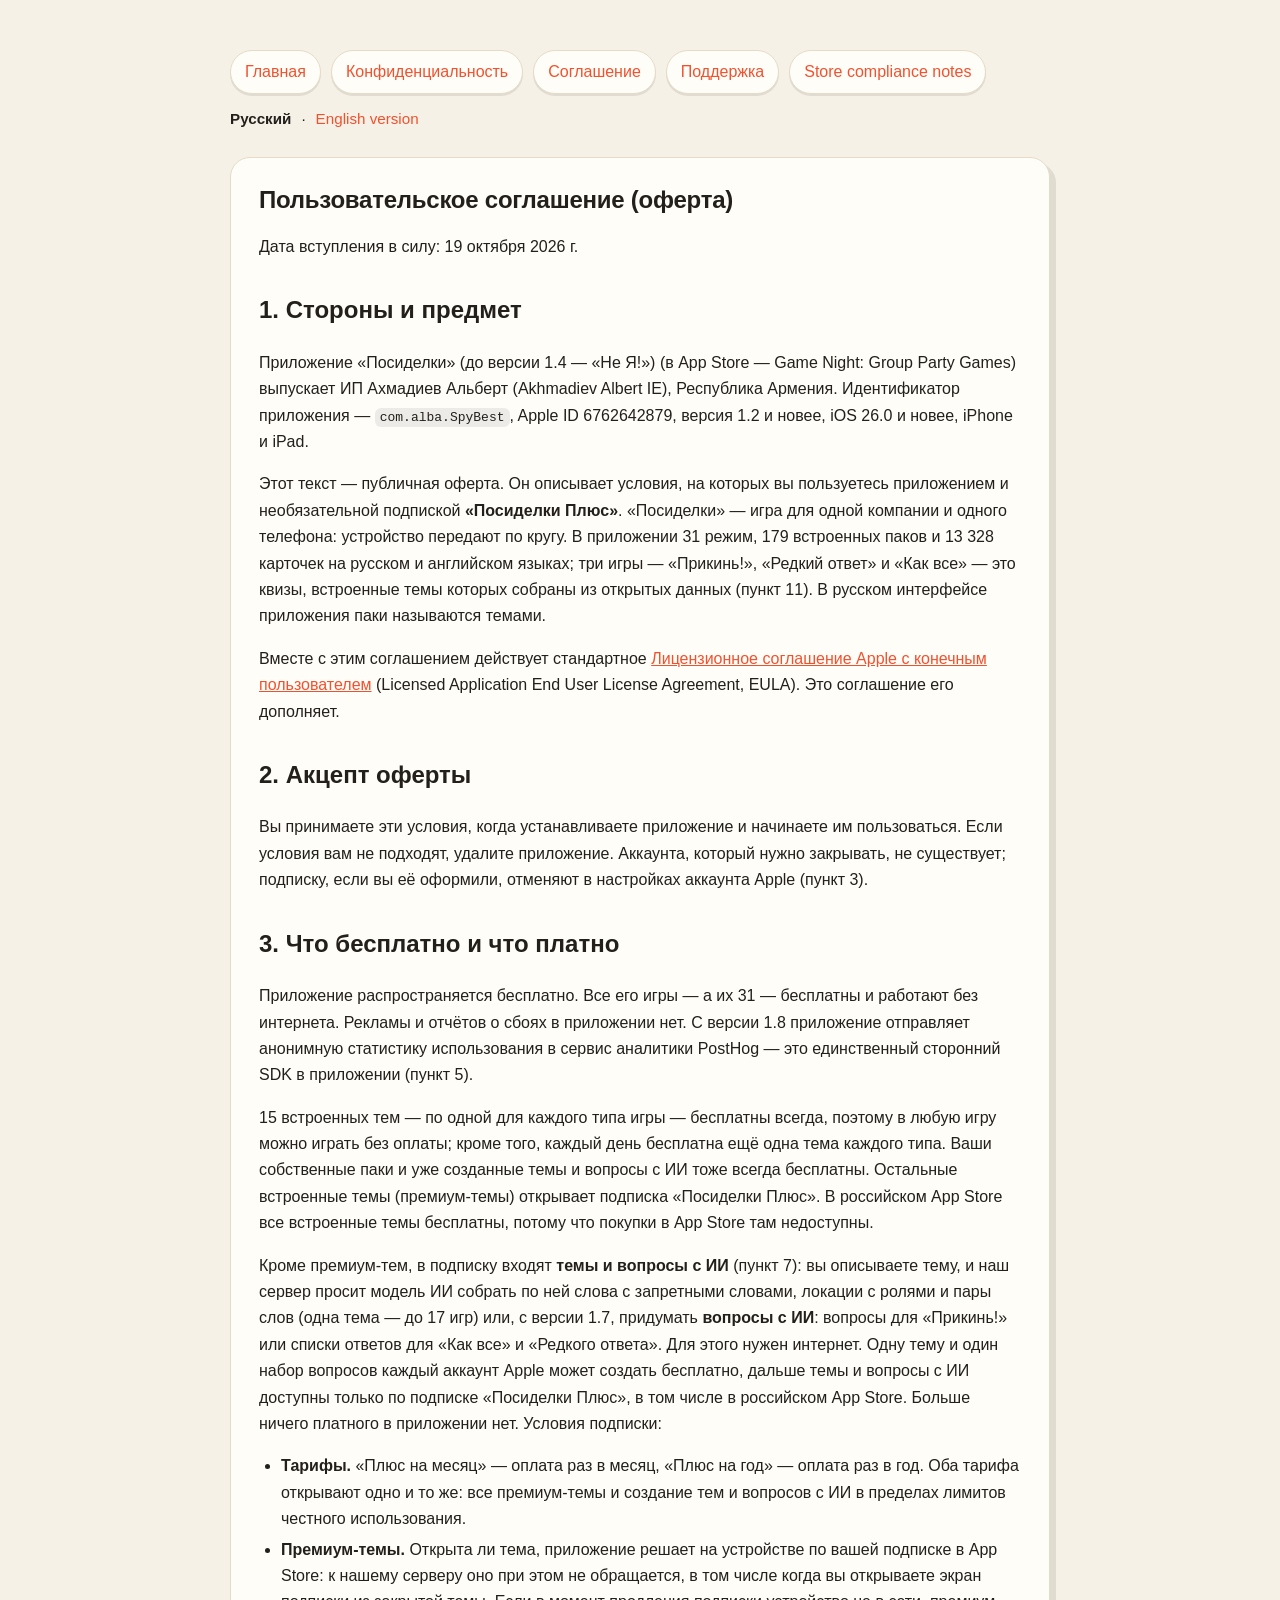
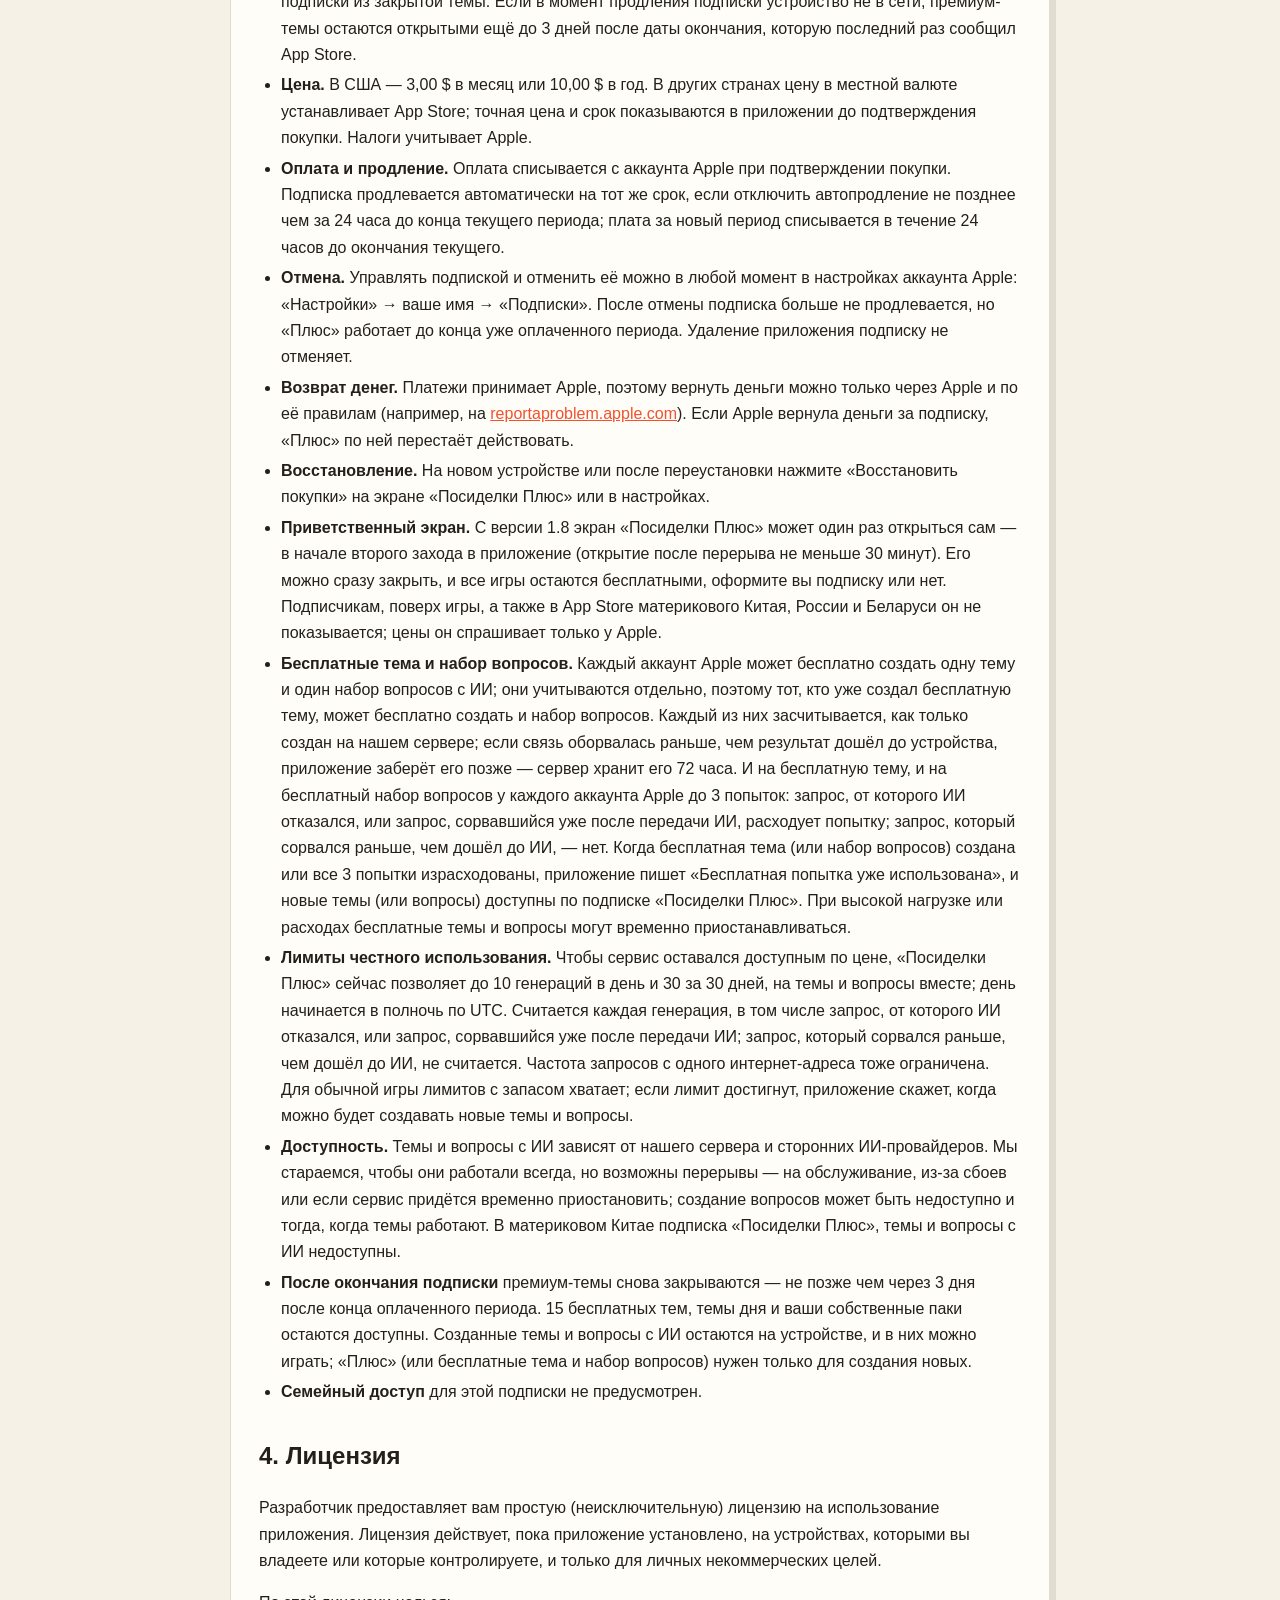
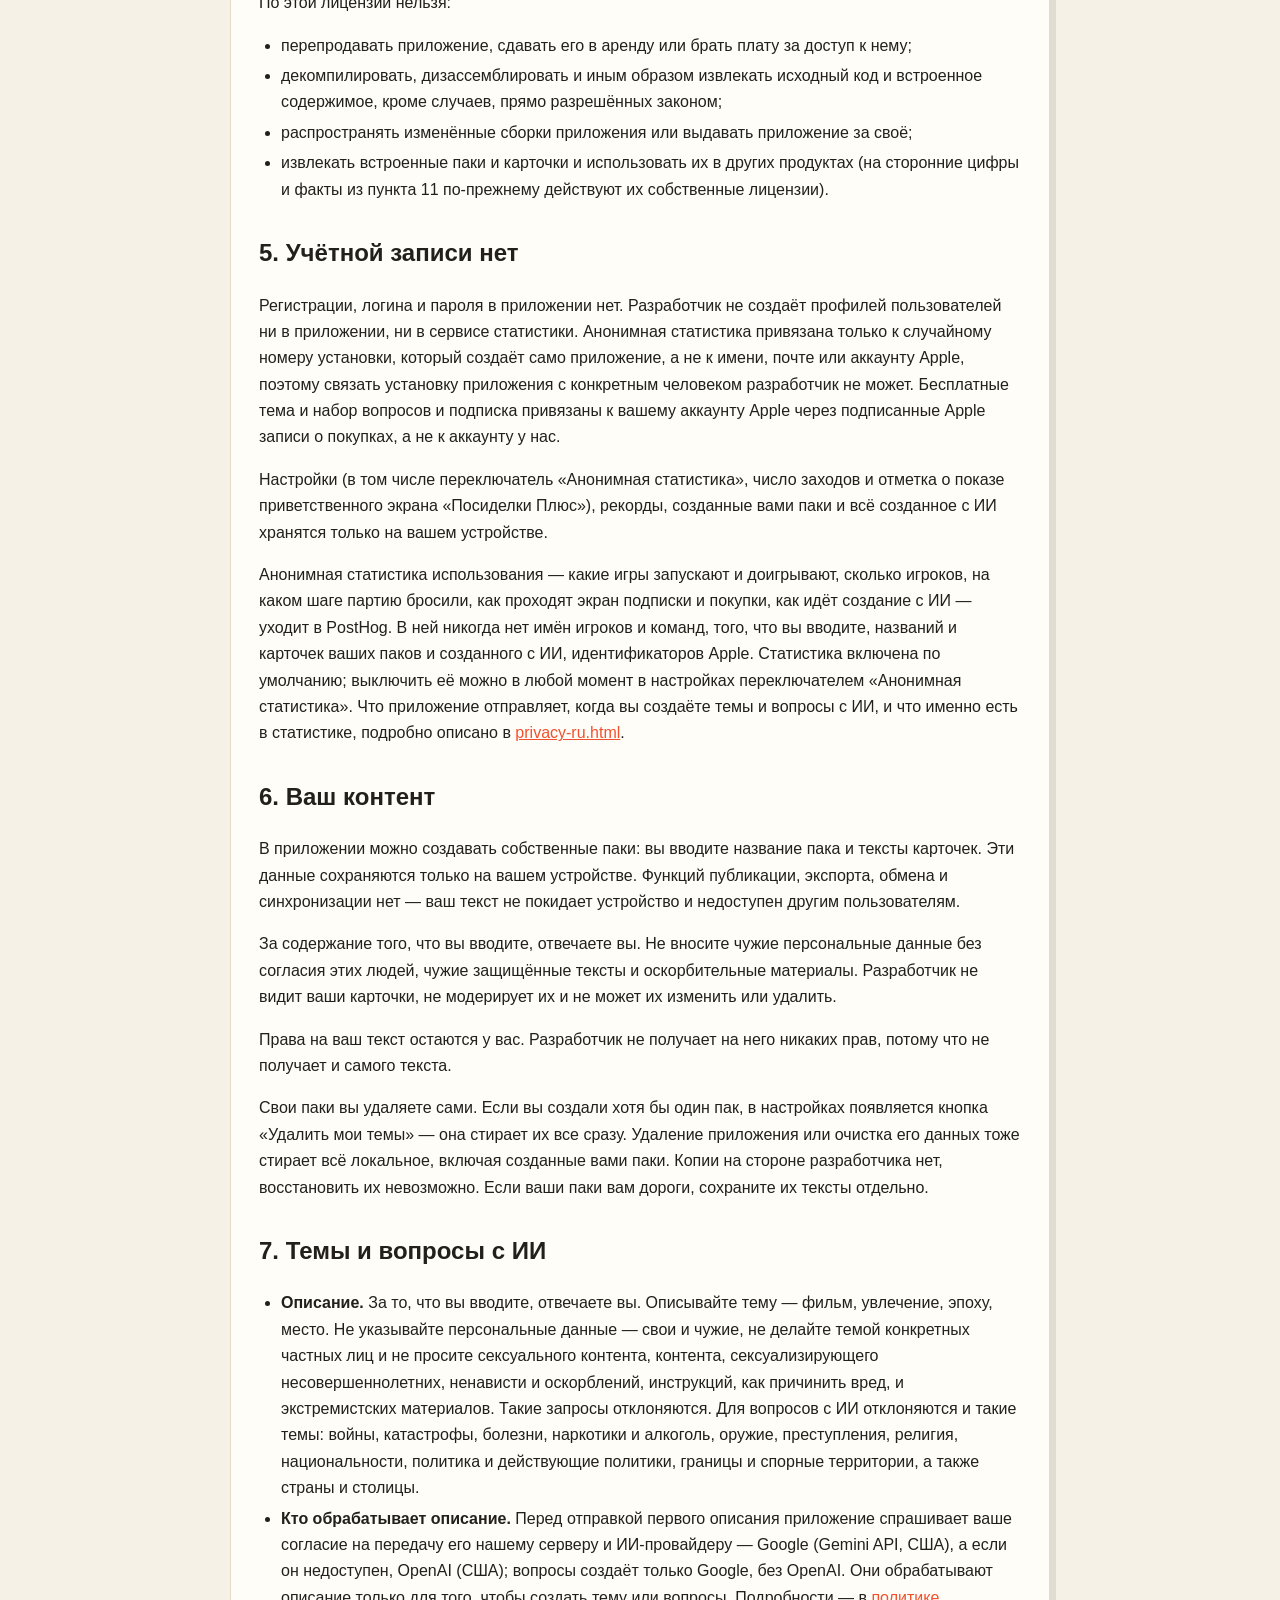
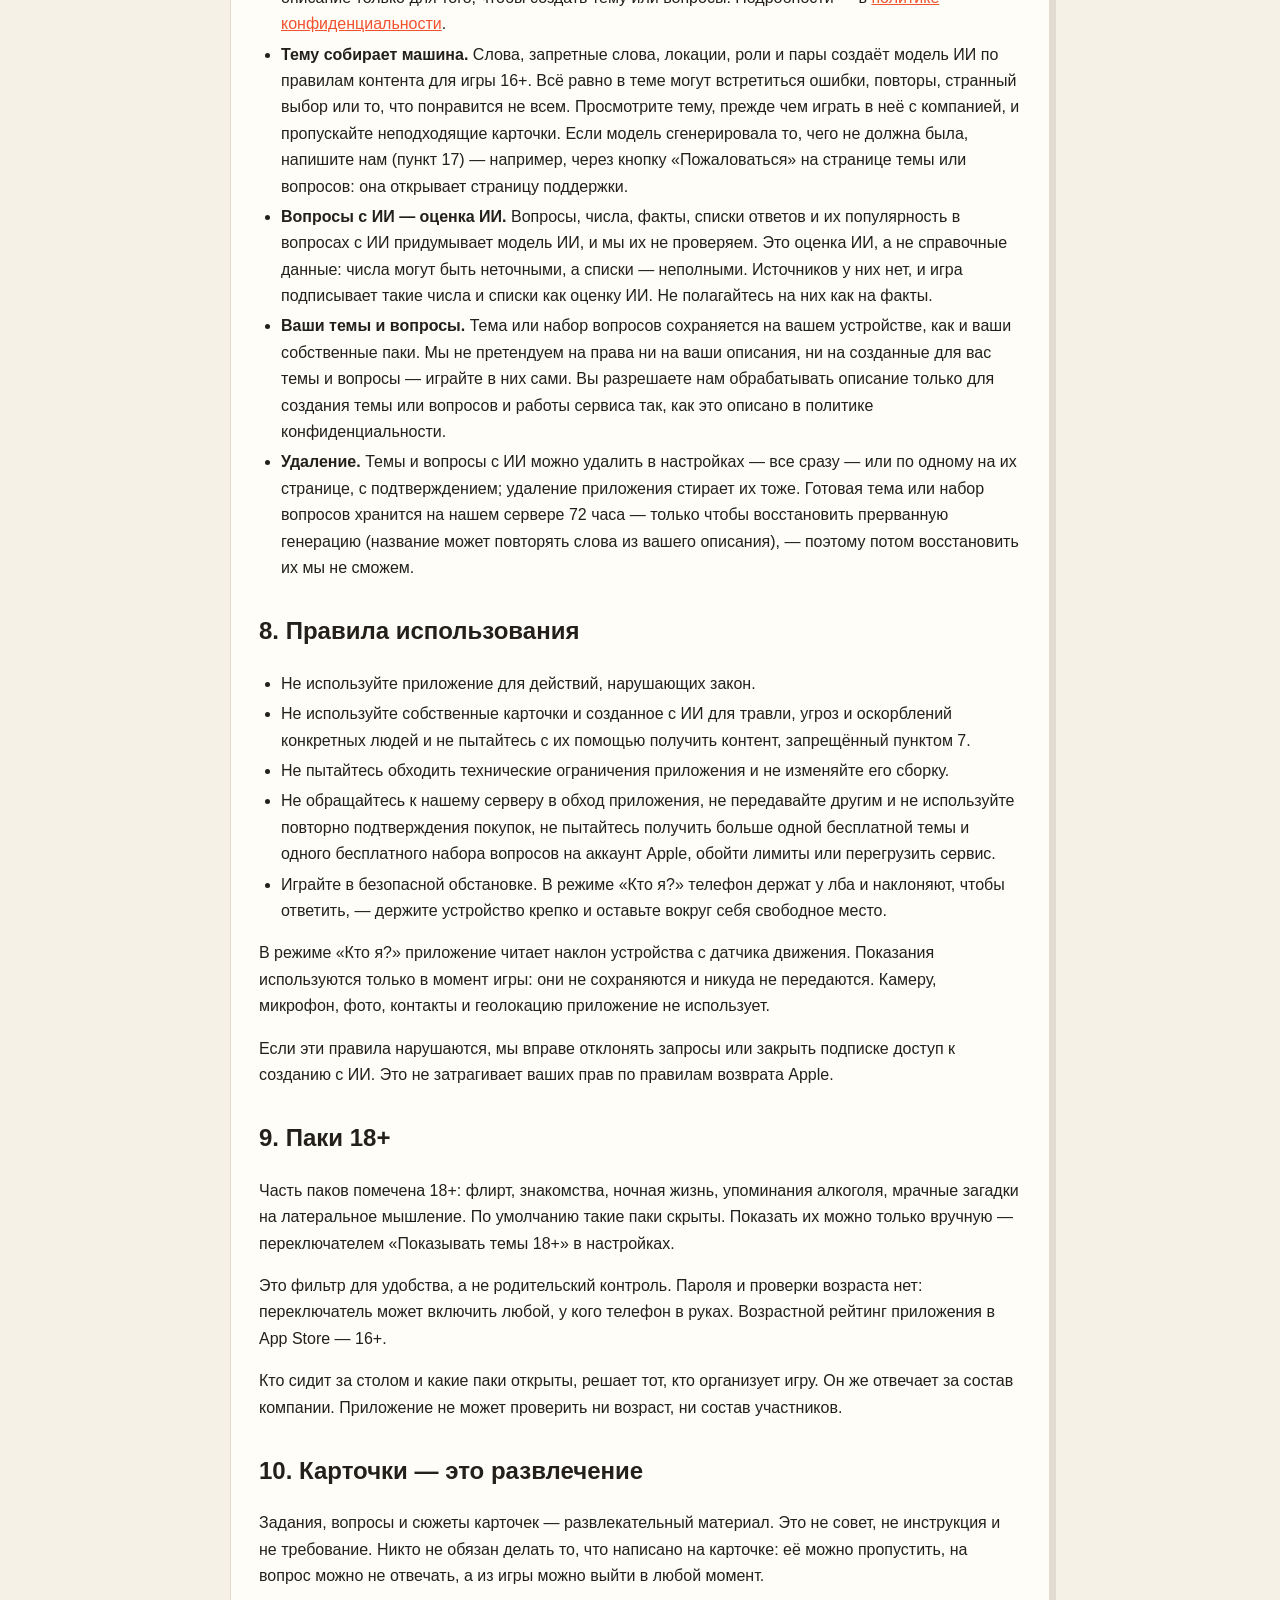
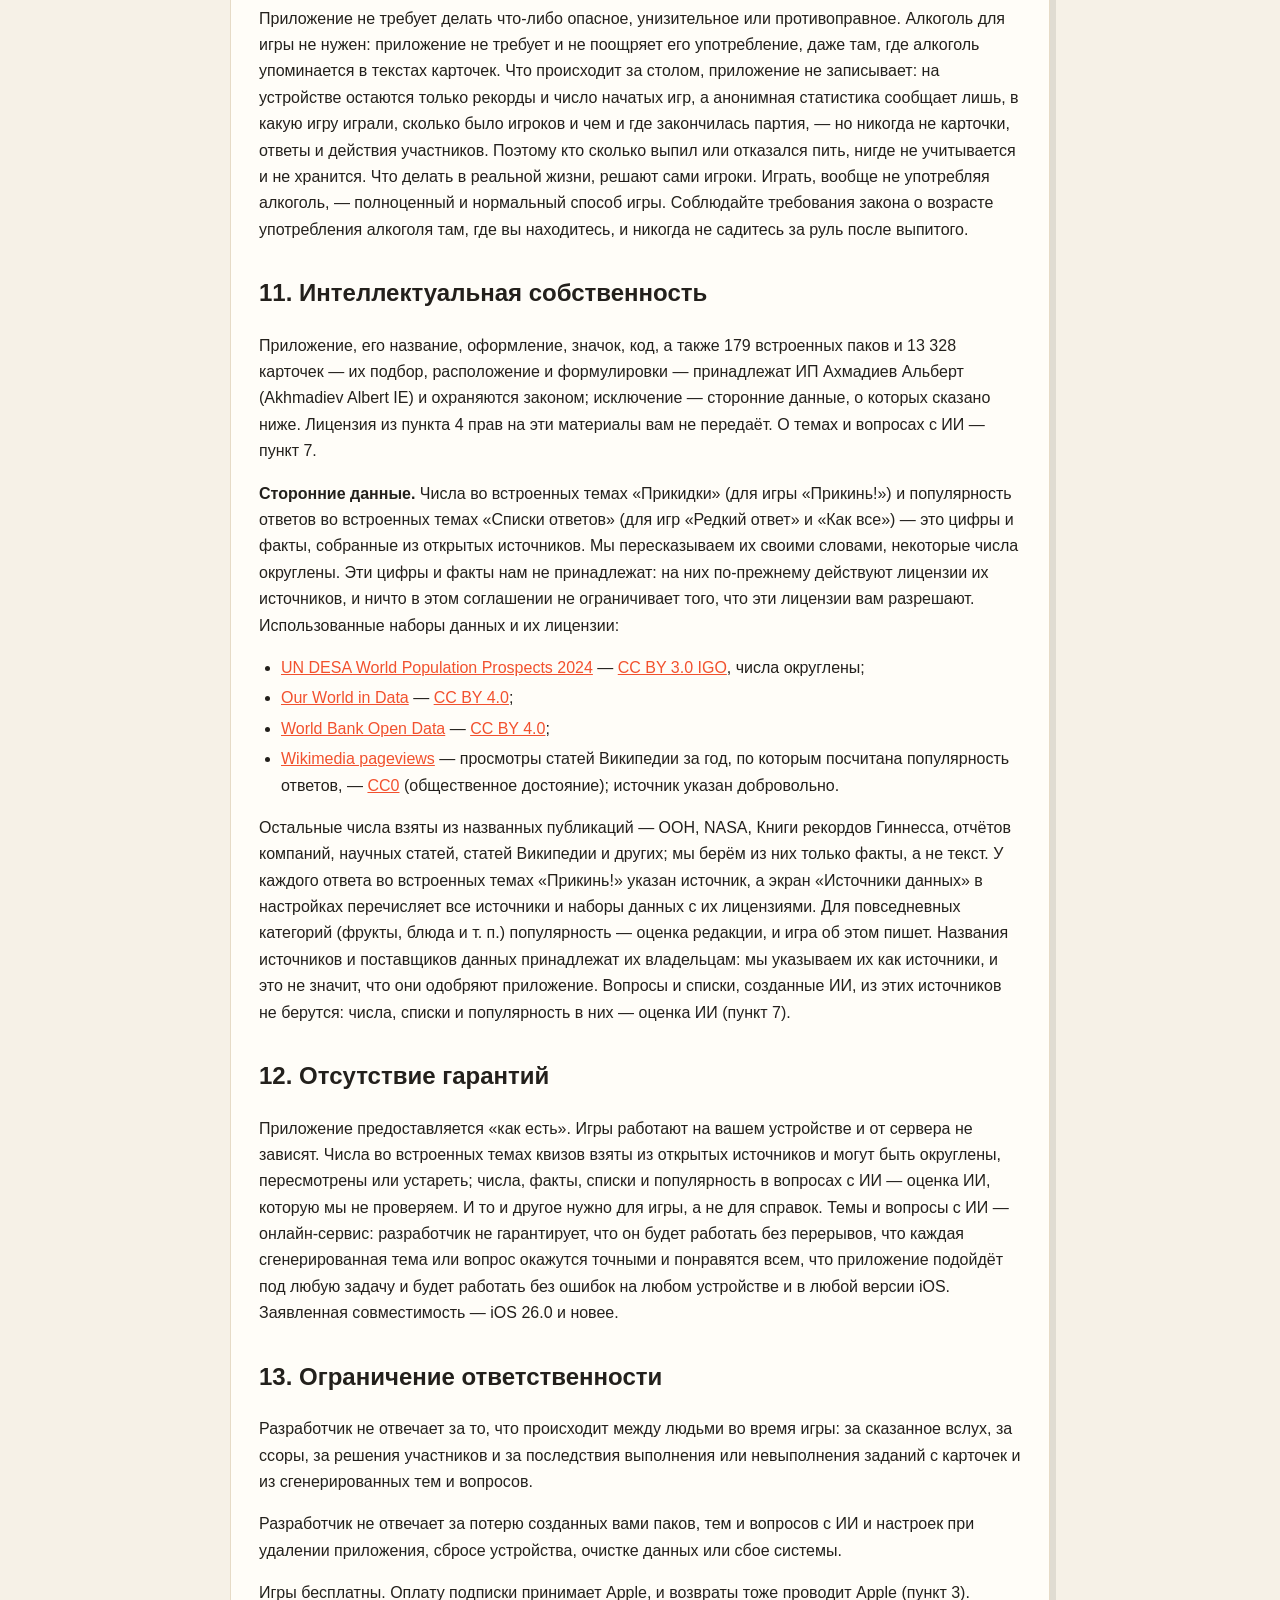
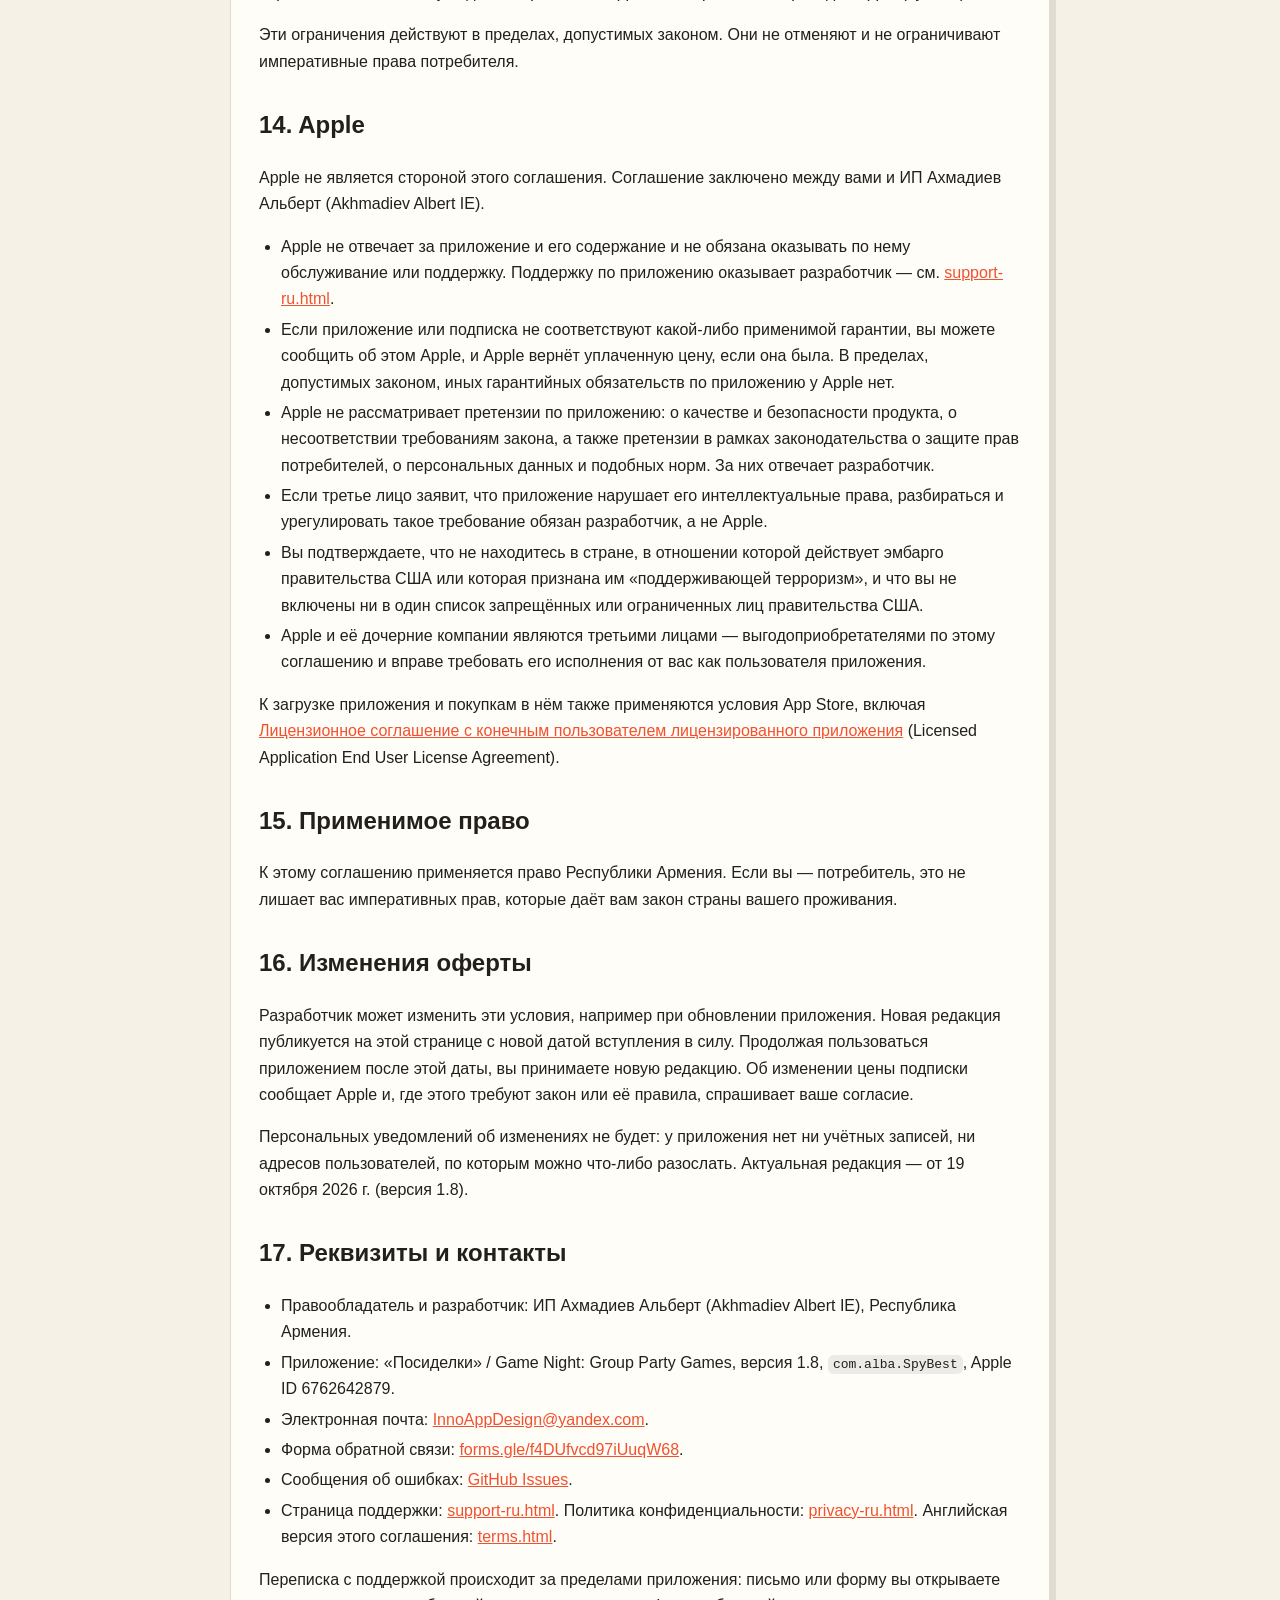
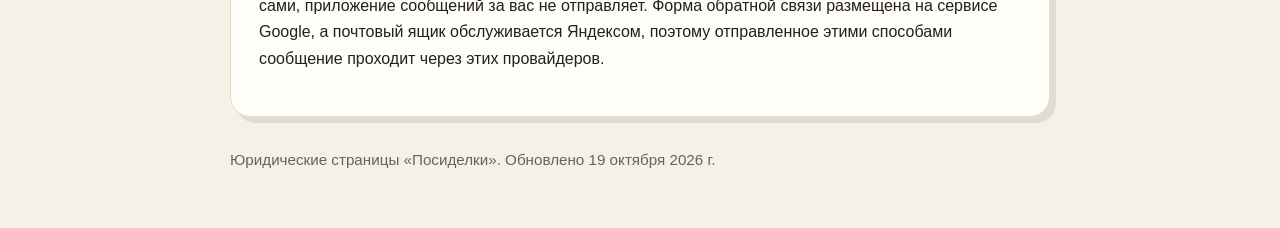
<file: terms-ru.html>
<!doctype html>
<html lang="ru"><head><meta charset="utf-8"><meta name="viewport" content="width=device-width, initial-scale=1"><title>Пользовательское соглашение — «Посиделки»</title><link rel="stylesheet" href="styles.css"></head>
<body><main><nav><a href="./">Главная</a><a href="privacy-ru.html">Конфиденциальность</a><a href="terms-ru.html">Соглашение</a><a href="support-ru.html">Поддержка</a><a href="store-compliance.html">Store compliance notes</a></nav>
<p class="lang"><strong>Русский</strong> · <a href="terms.html">English version</a></p>
<section class="card">
<h1>Пользовательское соглашение (оферта)</h1>

<p>Дата вступления в силу: 19 октября 2026 г.</p>

<h2>1. Стороны и предмет</h2>
<p>Приложение «Посиделки» (до версии 1.4 — «Не Я!») (в App Store — Game Night: Group Party Games) выпускает ИП Ахмадиев Альберт (Akhmadiev Albert IE), Республика Армения. Идентификатор приложения — <code>com.alba.SpyBest</code>, Apple ID 6762642879, версия 1.2 и новее, iOS 26.0 и новее, iPhone и iPad.</p>
<p>Этот текст — публичная оферта. Он описывает условия, на которых вы пользуетесь приложением и необязательной подпиской <strong>«Посиделки Плюс»</strong>. «Посиделки» — игра для одной компании и одного телефона: устройство передают по кругу. В приложении 31 режим, 179 встроенных паков и 13 328 карточек на русском и английском языках; три игры — «Прикинь!», «Редкий ответ» и «Как все» — это квизы, встроенные темы которых собраны из открытых данных (пункт 11). В русском интерфейсе приложения паки называются темами.</p>
<p>Вместе с этим соглашением действует стандартное <a href="https://www.apple.com/legal/internet-services/itunes/dev/stdeula/">Лицензионное соглашение Apple с конечным пользователем</a> (Licensed Application End User License Agreement, EULA). Это соглашение его дополняет.</p>

<h2>2. Акцепт оферты</h2>
<p>Вы принимаете эти условия, когда устанавливаете приложение и начинаете им пользоваться. Если условия вам не подходят, удалите приложение. Аккаунта, который нужно закрывать, не существует; подписку, если вы её оформили, отменяют в настройках аккаунта Apple (пункт 3).</p>

<h2>3. Что бесплатно и что платно</h2>
<p>Приложение распространяется бесплатно. Все его игры — а их 31 — бесплатны и работают без интернета. Рекламы и отчётов о сбоях в приложении нет. С версии 1.8 приложение отправляет анонимную статистику использования в сервис аналитики PostHog — это единственный сторонний SDK в приложении (пункт 5).</p>
<p>15 встроенных тем — по одной для каждого типа игры — бесплатны всегда, поэтому в любую игру можно играть без оплаты; кроме того, каждый день бесплатна ещё одна тема каждого типа. Ваши собственные паки и уже созданные темы и вопросы с ИИ тоже всегда бесплатны. Остальные встроенные темы (премиум-темы) открывает подписка «Посиделки Плюс». В российском App Store все встроенные темы бесплатны, потому что покупки в App Store там недоступны.</p>
<p>Кроме премиум-тем, в подписку входят <strong>темы и вопросы с ИИ</strong> (пункт 7): вы описываете тему, и наш сервер просит модель ИИ собрать по ней слова с запретными словами, локации с ролями и пары слов (одна тема — до 17 игр) или, с версии 1.7, придумать <strong>вопросы с ИИ</strong>: вопросы для «Прикинь!» или списки ответов для «Как все» и «Редкого ответа». Для этого нужен интернет. Одну тему и один набор вопросов каждый аккаунт Apple может создать бесплатно, дальше темы и вопросы с ИИ доступны только по подписке «Посиделки Плюс», в том числе в российском App Store. Больше ничего платного в приложении нет. Условия подписки:</p>
<ul>
  <li><strong>Тарифы.</strong> «Плюс на месяц» — оплата раз в месяц, «Плюс на год» — оплата раз в год. Оба тарифа открывают одно и то же: все премиум-темы и создание тем и вопросов с ИИ в пределах лимитов честного использования.</li>
  <li><strong>Премиум-темы.</strong> Открыта ли тема, приложение решает на устройстве по вашей подписке в App Store: к нашему серверу оно при этом не обращается, в том числе когда вы открываете экран подписки из закрытой темы. Если в момент продления подписки устройство не в сети, премиум-темы остаются открытыми ещё до 3 дней после даты окончания, которую последний раз сообщил App Store.</li>
  <li><strong>Цена.</strong> В США — 3,00 $ в месяц или 10,00 $ в год. В других странах цену в местной валюте устанавливает App Store; точная цена и срок показываются в приложении до подтверждения покупки. Налоги учитывает Apple.</li>
  <li><strong>Оплата и продление.</strong> Оплата списывается с аккаунта Apple при подтверждении покупки. Подписка продлевается автоматически на тот же срок, если отключить автопродление не позднее чем за 24 часа до конца текущего периода; плата за новый период списывается в течение 24 часов до окончания текущего.</li>
  <li><strong>Отмена.</strong> Управлять подпиской и отменить её можно в любой момент в настройках аккаунта Apple: «Настройки» → ваше имя → «Подписки». После отмены подписка больше не продлевается, но «Плюс» работает до конца уже оплаченного периода. Удаление приложения подписку не отменяет.</li>
  <li><strong>Возврат денег.</strong> Платежи принимает Apple, поэтому вернуть деньги можно только через Apple и по её правилам (например, на <a href="https://reportaproblem.apple.com">reportaproblem.apple.com</a>). Если Apple вернула деньги за подписку, «Плюс» по ней перестаёт действовать.</li>
  <li><strong>Восстановление.</strong> На новом устройстве или после переустановки нажмите «Восстановить покупки» на экране «Посиделки Плюс» или в настройках.</li>
  <li><strong>Приветственный экран.</strong> С версии 1.8 экран «Посиделки Плюс» может один раз открыться сам — в начале второго захода в приложение (открытие после перерыва не меньше 30 минут). Его можно сразу закрыть, и все игры остаются бесплатными, оформите вы подписку или нет. Подписчикам, поверх игры, а также в App Store материкового Китая, России и Беларуси он не показывается; цены он спрашивает только у Apple.</li>
  <li><strong>Бесплатные тема и набор вопросов.</strong> Каждый аккаунт Apple может бесплатно создать одну тему и один набор вопросов с ИИ; они учитываются отдельно, поэтому тот, кто уже создал бесплатную тему, может бесплатно создать и набор вопросов. Каждый из них засчитывается, как только создан на нашем сервере; если связь оборвалась раньше, чем результат дошёл до устройства, приложение заберёт его позже — сервер хранит его 72 часа. И на бесплатную тему, и на бесплатный набор вопросов у каждого аккаунта Apple до 3 попыток: запрос, от которого ИИ отказался, или запрос, сорвавшийся уже после передачи ИИ, расходует попытку; запрос, который сорвался раньше, чем дошёл до ИИ, — нет. Когда бесплатная тема (или набор вопросов) создана или все 3 попытки израсходованы, приложение пишет «Бесплатная попытка уже использована», и новые темы (или вопросы) доступны по подписке «Посиделки Плюс». При высокой нагрузке или расходах бесплатные темы и вопросы могут временно приостанавливаться.</li>
  <li><strong>Лимиты честного использования.</strong> Чтобы сервис оставался доступным по цене, «Посиделки Плюс» сейчас позволяет до 10 генераций в день и 30 за 30 дней, на темы и вопросы вместе; день начинается в полночь по UTC. Считается каждая генерация, в том числе запрос, от которого ИИ отказался, или запрос, сорвавшийся уже после передачи ИИ; запрос, который сорвался раньше, чем дошёл до ИИ, не считается. Частота запросов с одного интернет-адреса тоже ограничена. Для обычной игры лимитов с запасом хватает; если лимит достигнут, приложение скажет, когда можно будет создавать новые темы и вопросы.</li>
  <li><strong>Доступность.</strong> Темы и вопросы с ИИ зависят от нашего сервера и сторонних ИИ-провайдеров. Мы стараемся, чтобы они работали всегда, но возможны перерывы — на обслуживание, из-за сбоев или если сервис придётся временно приостановить; создание вопросов может быть недоступно и тогда, когда темы работают. В материковом Китае подписка «Посиделки Плюс», темы и вопросы с ИИ недоступны.</li>
  <li><strong>После окончания подписки</strong> премиум-темы снова закрываются — не позже чем через 3 дня после конца оплаченного периода. 15 бесплатных тем, темы дня и ваши собственные паки остаются доступны. Созданные темы и вопросы с ИИ остаются на устройстве, и в них можно играть; «Плюс» (или бесплатные тема и набор вопросов) нужен только для создания новых.</li>
  <li><strong>Семейный доступ</strong> для этой подписки не предусмотрен.</li>
</ul>

<h2>4. Лицензия</h2>
<p>Разработчик предоставляет вам простую (неисключительную) лицензию на использование приложения. Лицензия действует, пока приложение установлено, на устройствах, которыми вы владеете или которые контролируете, и только для личных некоммерческих целей.</p>
<p>По этой лицензии нельзя:</p>
<ul>
  <li>перепродавать приложение, сдавать его в аренду или брать плату за доступ к нему;</li>
  <li>декомпилировать, дизассемблировать и иным образом извлекать исходный код и встроенное содержимое, кроме случаев, прямо разрешённых законом;</li>
  <li>распространять изменённые сборки приложения или выдавать приложение за своё;</li>
  <li>извлекать встроенные паки и карточки и использовать их в других продуктах (на сторонние цифры и факты из пункта 11 по-прежнему действуют их собственные лицензии).</li>
</ul>

<h2>5. Учётной записи нет</h2>
<p>Регистрации, логина и пароля в приложении нет. Разработчик не создаёт профилей пользователей ни в приложении, ни в сервисе статистики. Анонимная статистика привязана только к случайному номеру установки, который создаёт само приложение, а не к имени, почте или аккаунту Apple, поэтому связать установку приложения с конкретным человеком разработчик не может. Бесплатные тема и набор вопросов и подписка привязаны к вашему аккаунту Apple через подписанные Apple записи о покупках, а не к аккаунту у нас.</p>
<p>Настройки (в том числе переключатель «Анонимная статистика», число заходов и отметка о показе приветственного экрана «Посиделки Плюс»), рекорды, созданные вами паки и всё созданное с ИИ хранятся только на вашем устройстве.</p>
<p>Анонимная статистика использования — какие игры запускают и доигрывают, сколько игроков, на каком шаге партию бросили, как проходят экран подписки и покупки, как идёт создание с ИИ — уходит в PostHog. В ней никогда нет имён игроков и команд, того, что вы вводите, названий и карточек ваших паков и созданного с ИИ, идентификаторов Apple. Статистика включена по умолчанию; выключить её можно в любой момент в настройках переключателем «Анонимная статистика». Что приложение отправляет, когда вы создаёте темы и вопросы с ИИ, и что именно есть в статистике, подробно описано в <a href="privacy-ru.html">privacy-ru.html</a>.</p>

<h2>6. Ваш контент</h2>
<p>В приложении можно создавать собственные паки: вы вводите название пака и тексты карточек. Эти данные сохраняются только на вашем устройстве. Функций публикации, экспорта, обмена и синхронизации нет — ваш текст не покидает устройство и недоступен другим пользователям.</p>
<p>За содержание того, что вы вводите, отвечаете вы. Не вносите чужие персональные данные без согласия этих людей, чужие защищённые тексты и оскорбительные материалы. Разработчик не видит ваши карточки, не модерирует их и не может их изменить или удалить.</p>
<p>Права на ваш текст остаются у вас. Разработчик не получает на него никаких прав, потому что не получает и самого текста.</p>
<p>Свои паки вы удаляете сами. Если вы создали хотя бы один пак, в настройках появляется кнопка «Удалить мои темы» — она стирает их все сразу. Удаление приложения или очистка его данных тоже стирает всё локальное, включая созданные вами паки. Копии на стороне разработчика нет, восстановить их невозможно. Если ваши паки вам дороги, сохраните их тексты отдельно.</p>

<h2>7. Темы и вопросы с ИИ</h2>
<ul>
  <li><strong>Описание.</strong> За то, что вы вводите, отвечаете вы. Описывайте тему — фильм, увлечение, эпоху, место. Не указывайте персональные данные — свои и чужие, не делайте темой конкретных частных лиц и не просите сексуального контента, контента, сексуализирующего несовершеннолетних, ненависти и оскорблений, инструкций, как причинить вред, и экстремистских материалов. Такие запросы отклоняются. Для вопросов с ИИ отклоняются и такие темы: войны, катастрофы, болезни, наркотики и алкоголь, оружие, преступления, религия, национальности, политика и действующие политики, границы и спорные территории, а также страны и столицы.</li>
  <li><strong>Кто обрабатывает описание.</strong> Перед отправкой первого описания приложение спрашивает ваше согласие на передачу его нашему серверу и ИИ-провайдеру — Google (Gemini API, США), а если он недоступен, OpenAI (США); вопросы создаёт только Google, без OpenAI. Они обрабатывают описание только для того, чтобы создать тему или вопросы. Подробности — в <a href="privacy-ru.html">политике конфиденциальности</a>.</li>
  <li><strong>Тему собирает машина.</strong> Слова, запретные слова, локации, роли и пары создаёт модель ИИ по правилам контента для игры 16+. Всё равно в теме могут встретиться ошибки, повторы, странный выбор или то, что понравится не всем. Просмотрите тему, прежде чем играть в неё с компанией, и пропускайте неподходящие карточки. Если модель сгенерировала то, чего не должна была, напишите нам (пункт 17) — например, через кнопку «Пожаловаться» на странице темы или вопросов: она открывает страницу поддержки.</li>
  <li><strong>Вопросы с ИИ — оценка ИИ.</strong> Вопросы, числа, факты, списки ответов и их популярность в вопросах с ИИ придумывает модель ИИ, и мы их не проверяем. Это оценка ИИ, а не справочные данные: числа могут быть неточными, а списки — неполными. Источников у них нет, и игра подписывает такие числа и списки как оценку ИИ. Не полагайтесь на них как на факты.</li>
  <li><strong>Ваши темы и вопросы.</strong> Тема или набор вопросов сохраняется на вашем устройстве, как и ваши собственные паки. Мы не претендуем на права ни на ваши описания, ни на созданные для вас темы и вопросы — играйте в них сами. Вы разрешаете нам обрабатывать описание только для создания темы или вопросов и работы сервиса так, как это описано в политике конфиденциальности.</li>
  <li><strong>Удаление.</strong> Темы и вопросы с ИИ можно удалить в настройках — все сразу — или по одному на их странице, с подтверждением; удаление приложения стирает их тоже. Готовая тема или набор вопросов хранится на нашем сервере 72 часа — только чтобы восстановить прерванную генерацию (название может повторять слова из вашего описания), — поэтому потом восстановить их мы не сможем.</li>
</ul>

<h2>8. Правила использования</h2>
<ul>
  <li>Не используйте приложение для действий, нарушающих закон.</li>
  <li>Не используйте собственные карточки и созданное с ИИ для травли, угроз и оскорблений конкретных людей и не пытайтесь с их помощью получить контент, запрещённый пунктом 7.</li>
  <li>Не пытайтесь обходить технические ограничения приложения и не изменяйте его сборку.</li>
  <li>Не обращайтесь к нашему серверу в обход приложения, не передавайте другим и не используйте повторно подтверждения покупок, не пытайтесь получить больше одной бесплатной темы и одного бесплатного набора вопросов на аккаунт Apple, обойти лимиты или перегрузить сервис.</li>
  <li>Играйте в безопасной обстановке. В режиме «Кто я?» телефон держат у лба и наклоняют, чтобы ответить, — держите устройство крепко и оставьте вокруг себя свободное место.</li>
</ul>
<p>В режиме «Кто я?» приложение читает наклон устройства с датчика движения. Показания используются только в момент игры: они не сохраняются и никуда не передаются. Камеру, микрофон, фото, контакты и геолокацию приложение не использует.</p>
<p>Если эти правила нарушаются, мы вправе отклонять запросы или закрыть подписке доступ к созданию с ИИ. Это не затрагивает ваших прав по правилам возврата Apple.</p>

<h2>9. Паки 18+</h2>
<p>Часть паков помечена 18+: флирт, знакомства, ночная жизнь, упоминания алкоголя, мрачные загадки на латеральное мышление. По умолчанию такие паки скрыты. Показать их можно только вручную — переключателем «Показывать темы 18+» в настройках.</p>
<p>Это фильтр для удобства, а не родительский контроль. Пароля и проверки возраста нет: переключатель может включить любой, у кого телефон в руках. Возрастной рейтинг приложения в App Store — 16+.</p>
<p>Кто сидит за столом и какие паки открыты, решает тот, кто организует игру. Он же отвечает за состав компании. Приложение не может проверить ни возраст, ни состав участников.</p>

<h2>10. Карточки — это развлечение</h2>
<p>Задания, вопросы и сюжеты карточек — развлекательный материал. Это не совет, не инструкция и не требование. Никто не обязан делать то, что написано на карточке: её можно пропустить, на вопрос можно не отвечать, а из игры можно выйти в любой момент.</p>
<p>Приложение не требует делать что-либо опасное, унизительное или противоправное. Алкоголь для игры не нужен: приложение не требует и не поощряет его употребление, даже там, где алкоголь упоминается в текстах карточек. Что происходит за столом, приложение не записывает: на устройстве остаются только рекорды и число начатых игр, а анонимная статистика сообщает лишь, в какую игру играли, сколько было игроков и чем и где закончилась партия, — но никогда не карточки, ответы и действия участников. Поэтому кто сколько выпил или отказался пить, нигде не учитывается и не хранится. Что делать в реальной жизни, решают сами игроки. Играть, вообще не употребляя алкоголь, — полноценный и нормальный способ игры. Соблюдайте требования закона о возрасте употребления алкоголя там, где вы находитесь, и никогда не садитесь за руль после выпитого.</p>

<h2>11. Интеллектуальная собственность</h2>
<p>Приложение, его название, оформление, значок, код, а также 179 встроенных паков и 13 328 карточек — их подбор, расположение и формулировки — принадлежат ИП Ахмадиев Альберт (Akhmadiev Albert IE) и охраняются законом; исключение — сторонние данные, о которых сказано ниже. Лицензия из пункта 4 прав на эти материалы вам не передаёт. О темах и вопросах с ИИ — пункт 7.</p>
<p><strong>Сторонние данные.</strong> Числа во встроенных темах «Прикидки» (для игры «Прикинь!») и популярность ответов во встроенных темах «Списки ответов» (для игр «Редкий ответ» и «Как все») — это цифры и факты, собранные из открытых источников. Мы пересказываем их своими словами, некоторые числа округлены. Эти цифры и факты нам не принадлежат: на них по-прежнему действуют лицензии их источников, и ничто в этом соглашении не ограничивает того, что эти лицензии вам разрешают. Использованные наборы данных и их лицензии:</p>
<ul>
  <li><a href="https://population.un.org/wpp/">UN DESA World Population Prospects 2024</a> — <a href="https://creativecommons.org/licenses/by/3.0/igo/">CC BY 3.0 IGO</a>, числа округлены;</li>
  <li><a href="https://ourworldindata.org/">Our World in Data</a> — <a href="https://creativecommons.org/licenses/by/4.0/">CC BY 4.0</a>;</li>
  <li><a href="https://data.worldbank.org/">World Bank Open Data</a> — <a href="https://creativecommons.org/licenses/by/4.0/">CC BY 4.0</a>;</li>
  <li><a href="https://dumps.wikimedia.org/other/pageviews/readme.html">Wikimedia pageviews</a> — просмотры статей Википедии за год, по которым посчитана популярность ответов, — <a href="https://creativecommons.org/publicdomain/zero/1.0/">CC0</a> (общественное достояние); источник указан добровольно.</li>
</ul>
<p>Остальные числа взяты из названных публикаций — ООН, NASA, Книги рекордов Гиннесса, отчётов компаний, научных статей, статей Википедии и других; мы берём из них только факты, а не текст. У каждого ответа во встроенных темах «Прикинь!» указан источник, а экран «Источники данных» в настройках перечисляет все источники и наборы данных с их лицензиями. Для повседневных категорий (фрукты, блюда и т. п.) популярность — оценка редакции, и игра об этом пишет. Названия источников и поставщиков данных принадлежат их владельцам: мы указываем их как источники, и это не значит, что они одобряют приложение. Вопросы и списки, созданные ИИ, из этих источников не берутся: числа, списки и популярность в них — оценка ИИ (пункт 7).</p>

<h2>12. Отсутствие гарантий</h2>
<p>Приложение предоставляется «как есть». Игры работают на вашем устройстве и от сервера не зависят. Числа во встроенных темах квизов взяты из открытых источников и могут быть округлены, пересмотрены или устареть; числа, факты, списки и популярность в вопросах с ИИ — оценка ИИ, которую мы не проверяем. И то и другое нужно для игры, а не для справок. Темы и вопросы с ИИ — онлайн-сервис: разработчик не гарантирует, что он будет работать без перерывов, что каждая сгенерированная тема или вопрос окажутся точными и понравятся всем, что приложение подойдёт под любую задачу и будет работать без ошибок на любом устройстве и в любой версии iOS. Заявленная совместимость — iOS 26.0 и новее.</p>

<h2>13. Ограничение ответственности</h2>
<p>Разработчик не отвечает за то, что происходит между людьми во время игры: за сказанное вслух, за ссоры, за решения участников и за последствия выполнения или невыполнения заданий с карточек и из сгенерированных тем и вопросов.</p>
<p>Разработчик не отвечает за потерю созданных вами паков, тем и вопросов с ИИ и настроек при удалении приложения, сбросе устройства, очистке данных или сбое системы.</p>
<p>Игры бесплатны. Оплату подписки принимает Apple, и возвраты тоже проводит Apple (пункт 3).</p>
<p>Эти ограничения действуют в пределах, допустимых законом. Они не отменяют и не ограничивают императивные права потребителя.</p>

<h2>14. Apple</h2>
<p>Apple не является стороной этого соглашения. Соглашение заключено между вами и ИП Ахмадиев Альберт (Akhmadiev Albert IE).</p>
<ul>
<li>Apple не отвечает за приложение и его содержание и не обязана оказывать по нему обслуживание или поддержку. Поддержку по приложению оказывает разработчик — см. <a href="support-ru.html">support-ru.html</a>.</li>
<li>Если приложение или подписка не соответствуют какой-либо применимой гарантии, вы можете сообщить об этом Apple, и Apple вернёт уплаченную цену, если она была. В пределах, допустимых законом, иных гарантийных обязательств по приложению у Apple нет.</li>
<li>Apple не рассматривает претензии по приложению: о качестве и безопасности продукта, о несоответствии требованиям закона, а также претензии в рамках законодательства о защите прав потребителей, о персональных данных и подобных норм. За них отвечает разработчик.</li>
<li>Если третье лицо заявит, что приложение нарушает его интеллектуальные права, разбираться и урегулировать такое требование обязан разработчик, а не Apple.</li>
<li>Вы подтверждаете, что не находитесь в стране, в отношении которой действует эмбарго правительства США или которая признана им «поддерживающей терроризм», и что вы не включены ни в один список запрещённых или ограниченных лиц правительства США.</li>
<li>Apple и её дочерние компании являются третьими лицами — выгодоприобретателями по этому соглашению и вправе требовать его исполнения от вас как пользователя приложения.</li>
</ul>
<p>К загрузке приложения и покупкам в нём также применяются условия App Store, включая <a href="https://www.apple.com/legal/internet-services/itunes/dev/stdeula/">Лицензионное соглашение с конечным пользователем лицензированного приложения</a> (Licensed Application End User License Agreement).</p>

<h2>15. Применимое право</h2>
<p>К этому соглашению применяется право Республики Армения. Если вы — потребитель, это не лишает вас императивных прав, которые даёт вам закон страны вашего проживания.</p>

<h2>16. Изменения оферты</h2>
<p>Разработчик может изменить эти условия, например при обновлении приложения. Новая редакция публикуется на этой странице с новой датой вступления в силу. Продолжая пользоваться приложением после этой даты, вы принимаете новую редакцию. Об изменении цены подписки сообщает Apple и, где этого требуют закон или её правила, спрашивает ваше согласие.</p>
<p>Персональных уведомлений об изменениях не будет: у приложения нет ни учётных записей, ни адресов пользователей, по которым можно что-либо разослать. Актуальная редакция — от 19 октября 2026 г. (версия 1.8).</p>

<h2>17. Реквизиты и контакты</h2>
<ul>
  <li>Правообладатель и разработчик: ИП Ахмадиев Альберт (Akhmadiev Albert IE), Республика Армения.</li>
  <li>Приложение: «Посиделки» / Game Night: Group Party Games, версия 1.8, <code>com.alba.SpyBest</code>, Apple ID 6762642879.</li>
  <li>Электронная почта: <a href="mailto:InnoAppDesign@yandex.com">InnoAppDesign@yandex.com</a>.</li>
  <li>Форма обратной связи: <a href="https://forms.gle/f4DUfvcd97iUuqW68">forms.gle/f4DUfvcd97iUuqW68</a>.</li>
  <li>Сообщения об ошибках: <a href="https://github.com/aakhmadievvll-cyber/NotMe-Legal/issues">GitHub Issues</a>.</li>
  <li>Страница поддержки: <a href="support-ru.html">support-ru.html</a>. Политика конфиденциальности: <a href="privacy-ru.html">privacy-ru.html</a>. Английская версия этого соглашения: <a href="terms.html">terms.html</a>.</li>
</ul>
<p>Переписка с поддержкой происходит за пределами приложения: письмо или форму вы открываете сами, приложение сообщений за вас не отправляет. Форма обратной связи размещена на сервисе Google, а почтовый ящик обслуживается Яндексом, поэтому отправленное этими способами сообщение проходит через этих провайдеров.</p>
</section><footer>Юридические страницы «Посиделки». Обновлено 19 октября 2026 г.</footer></main></body></html>
</file>
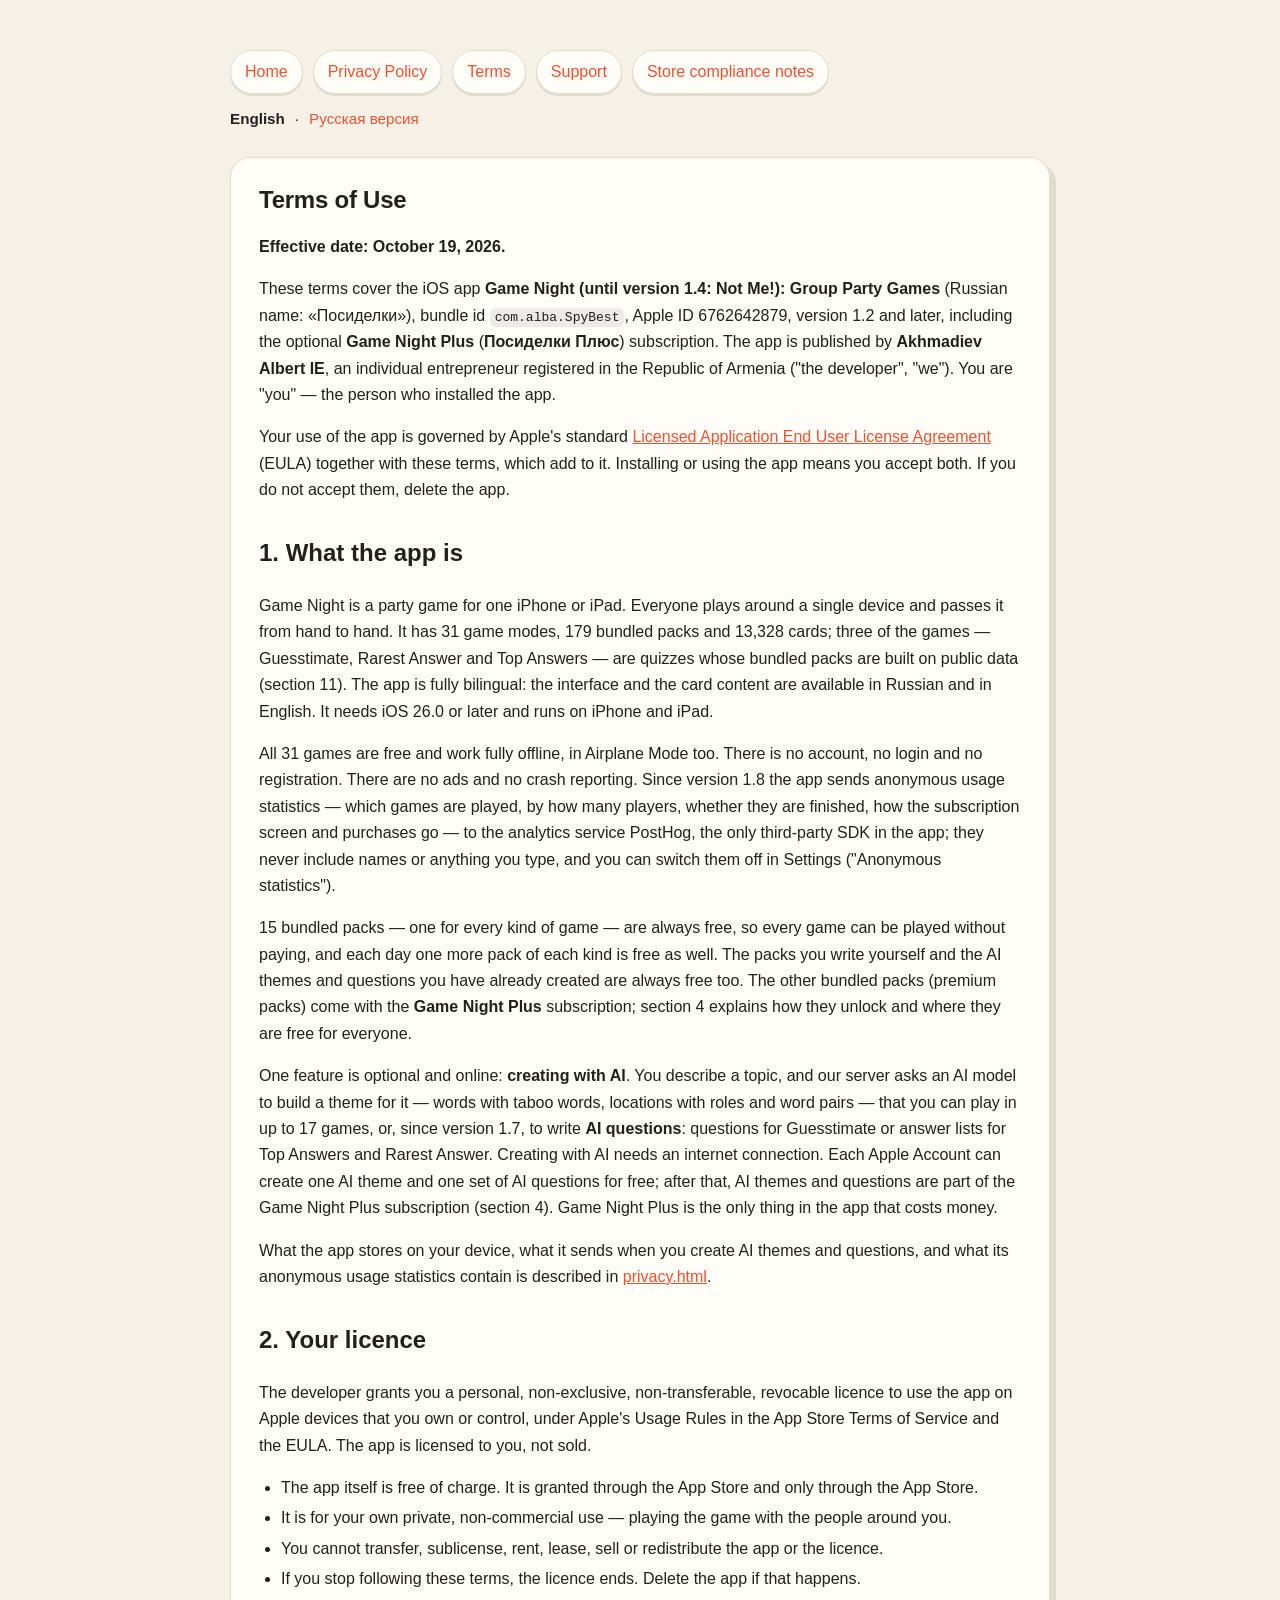
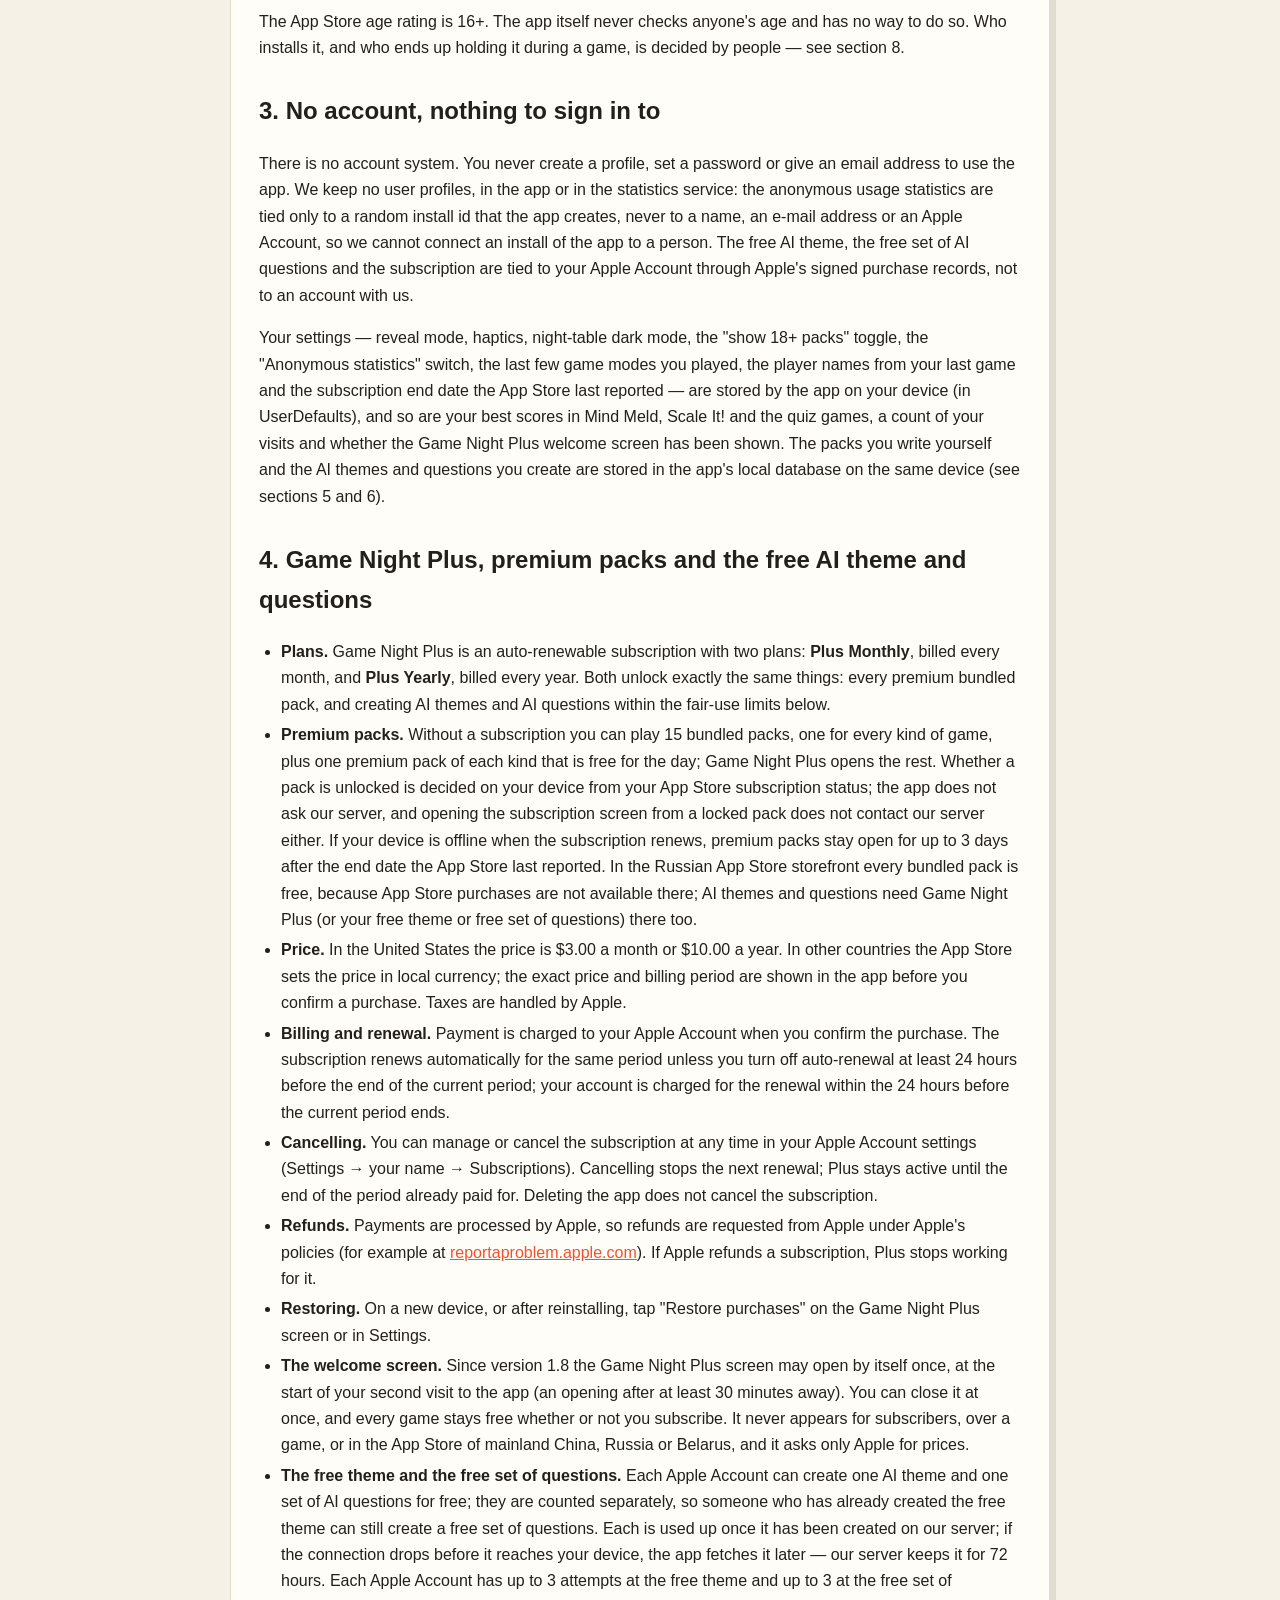
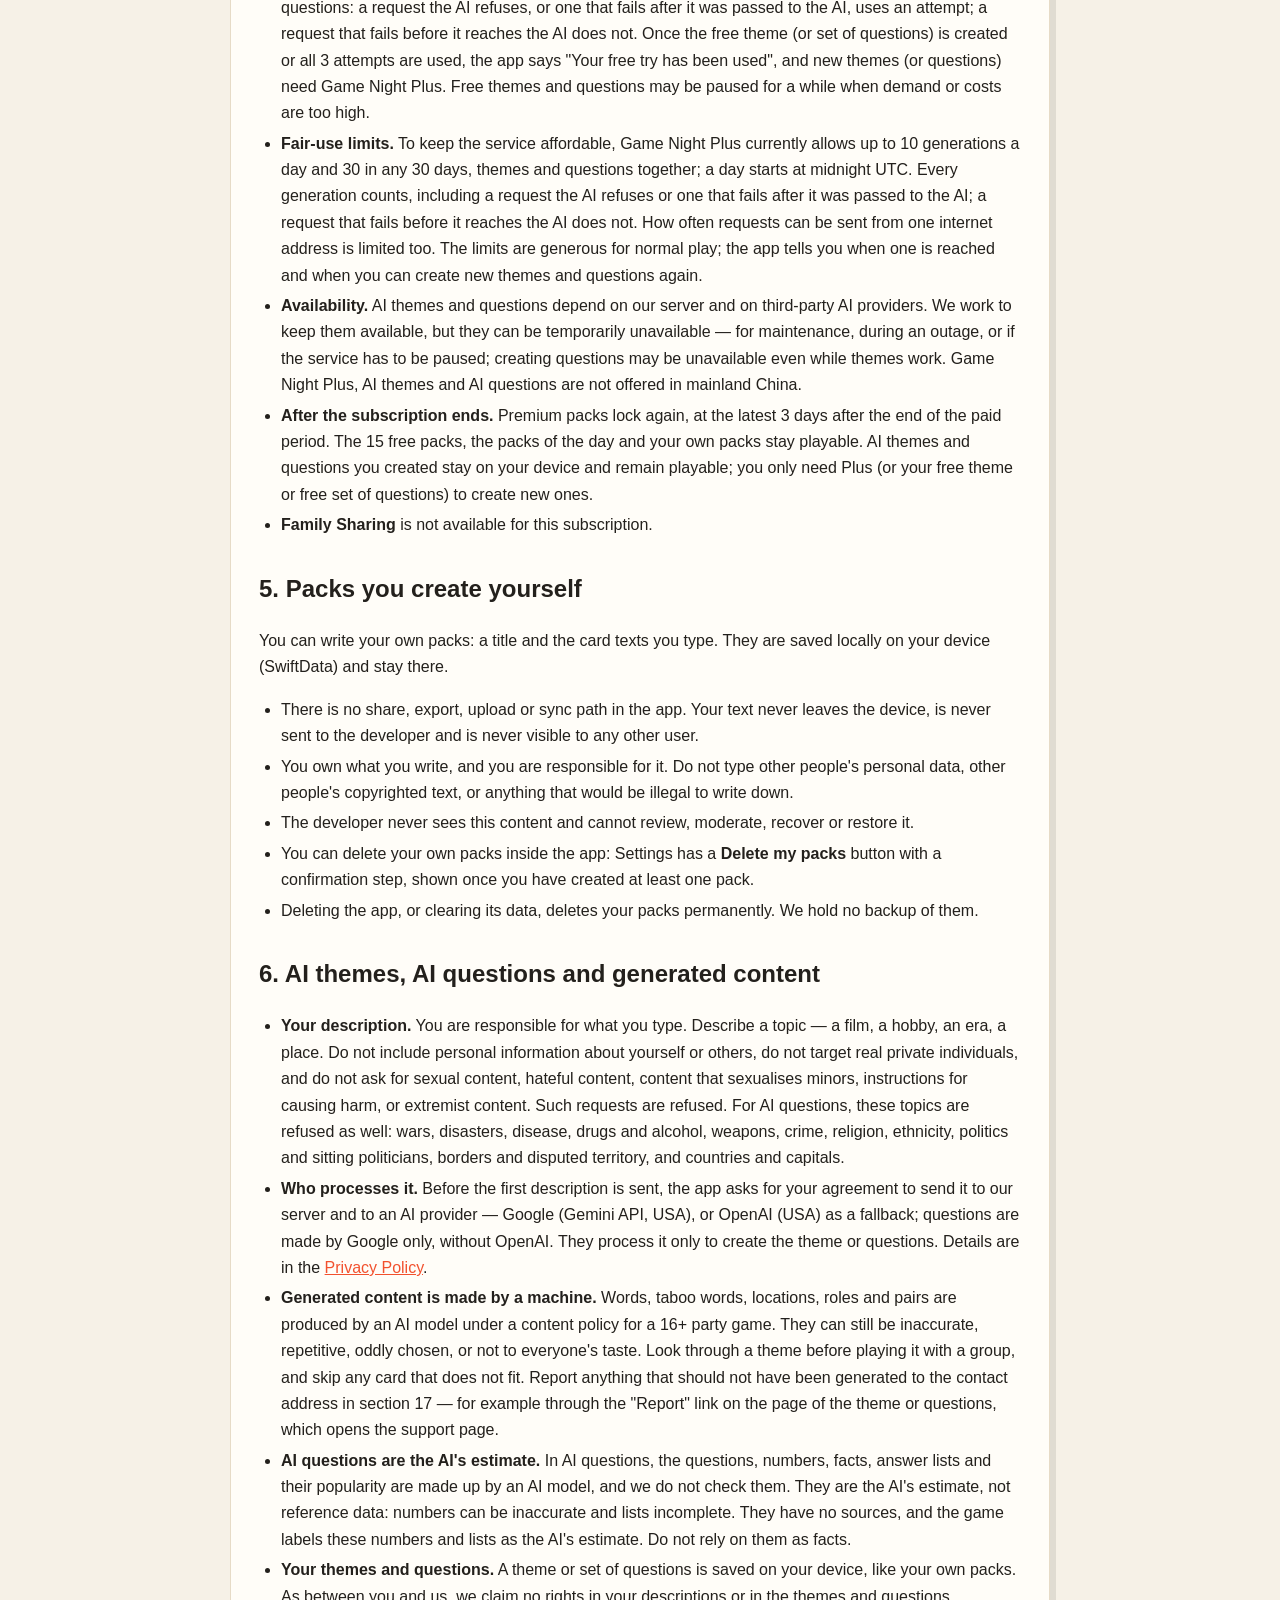
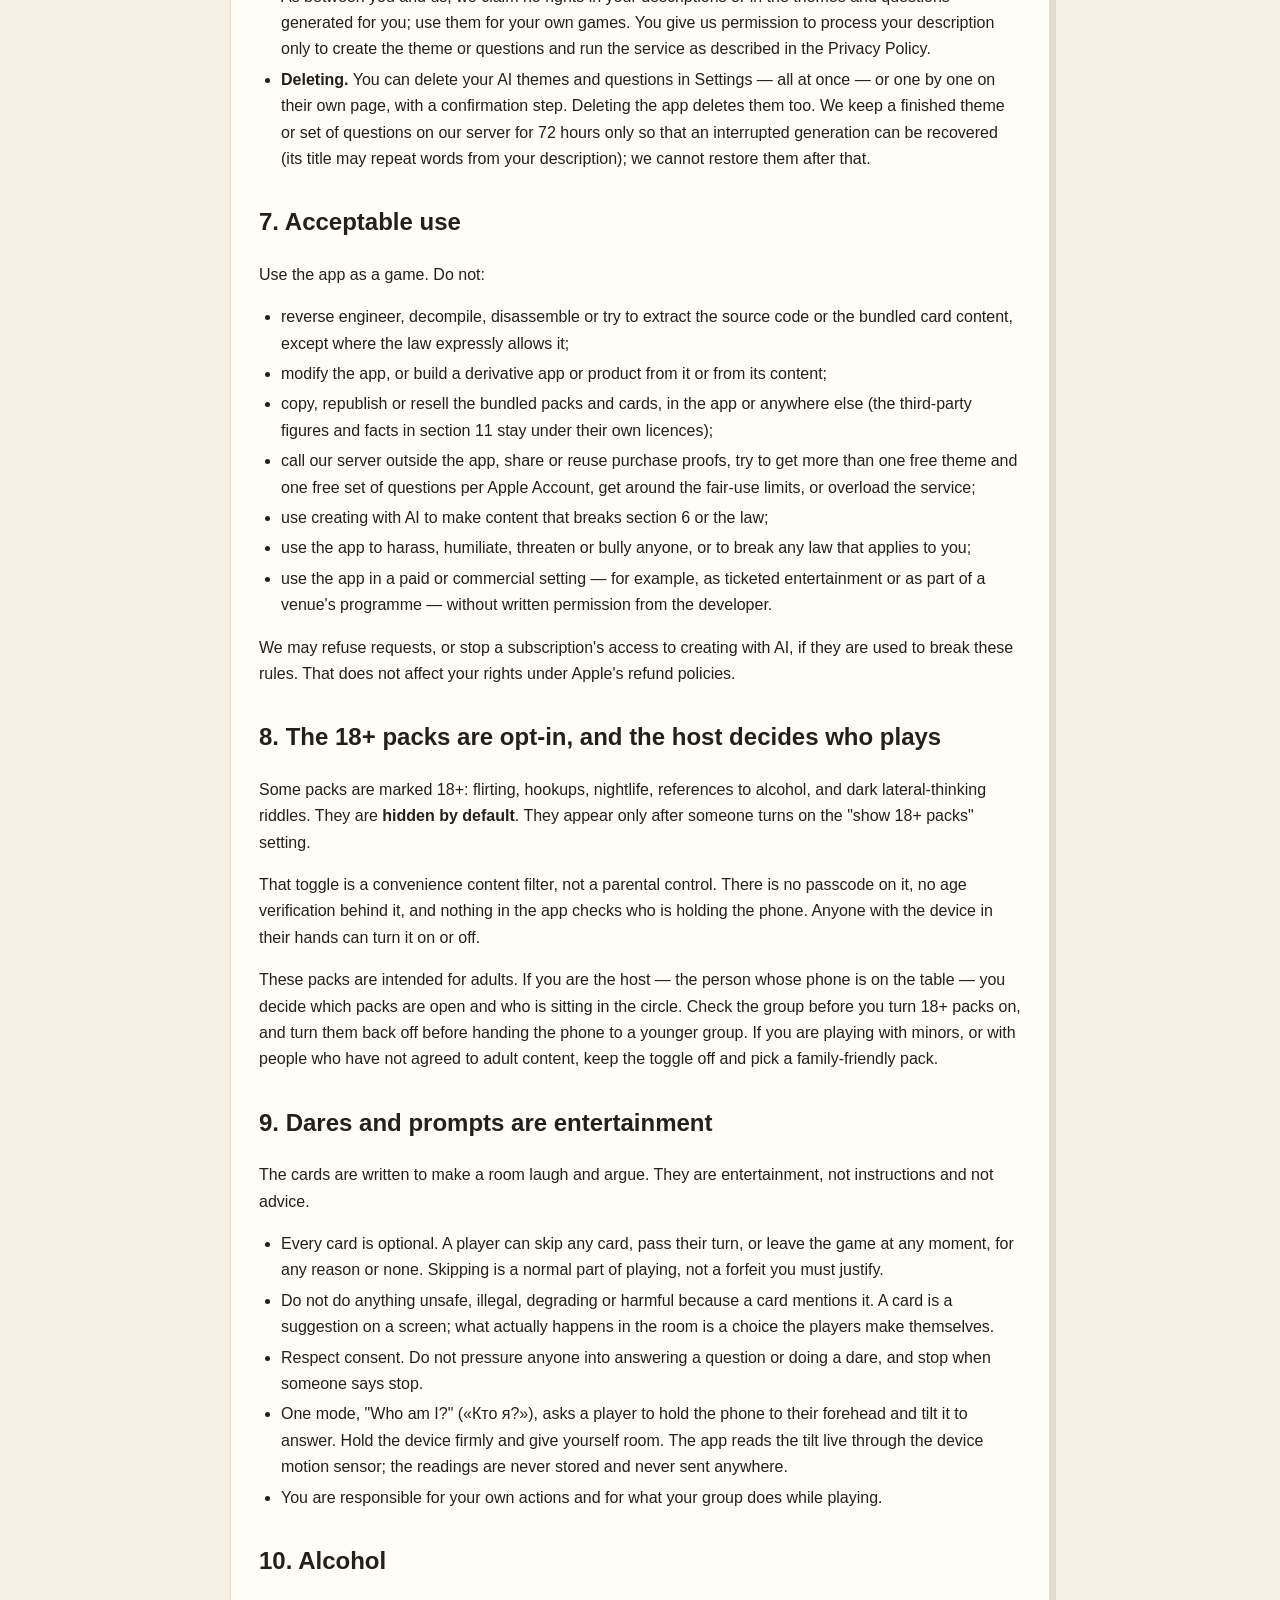
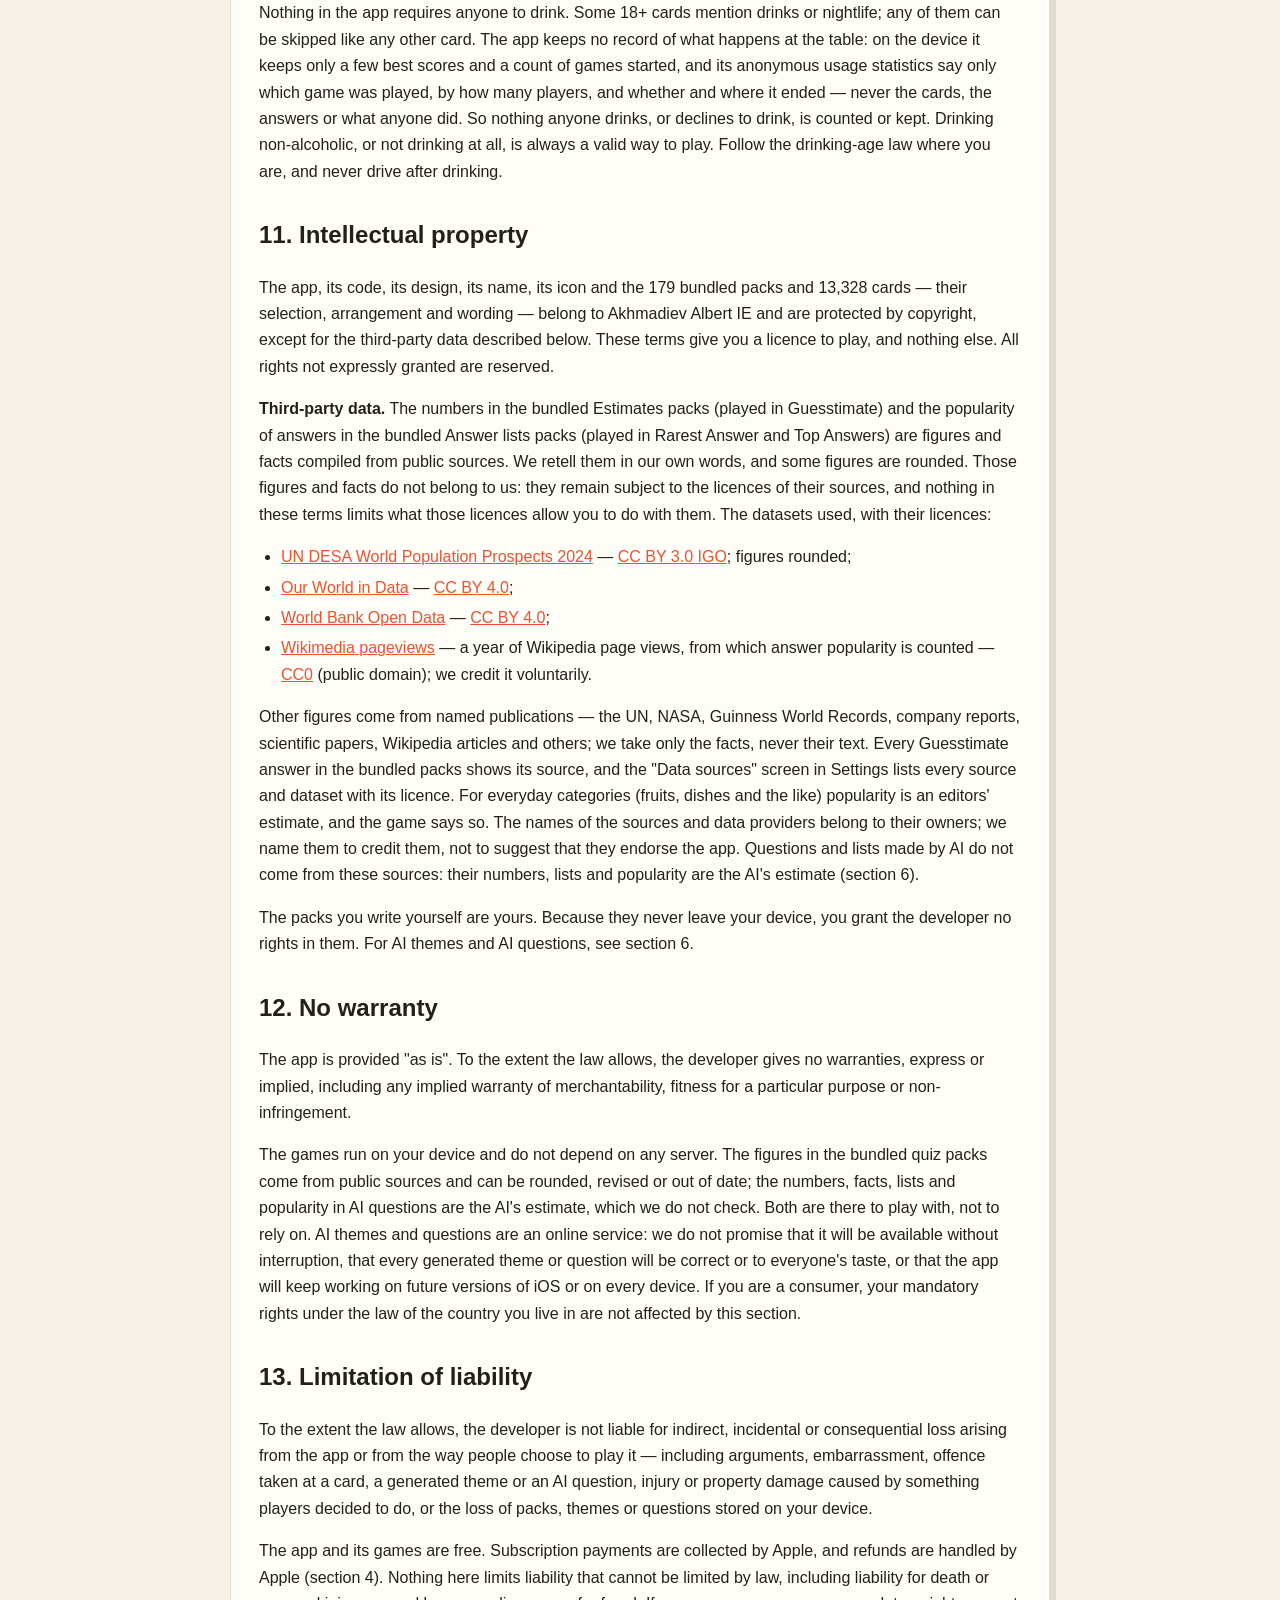
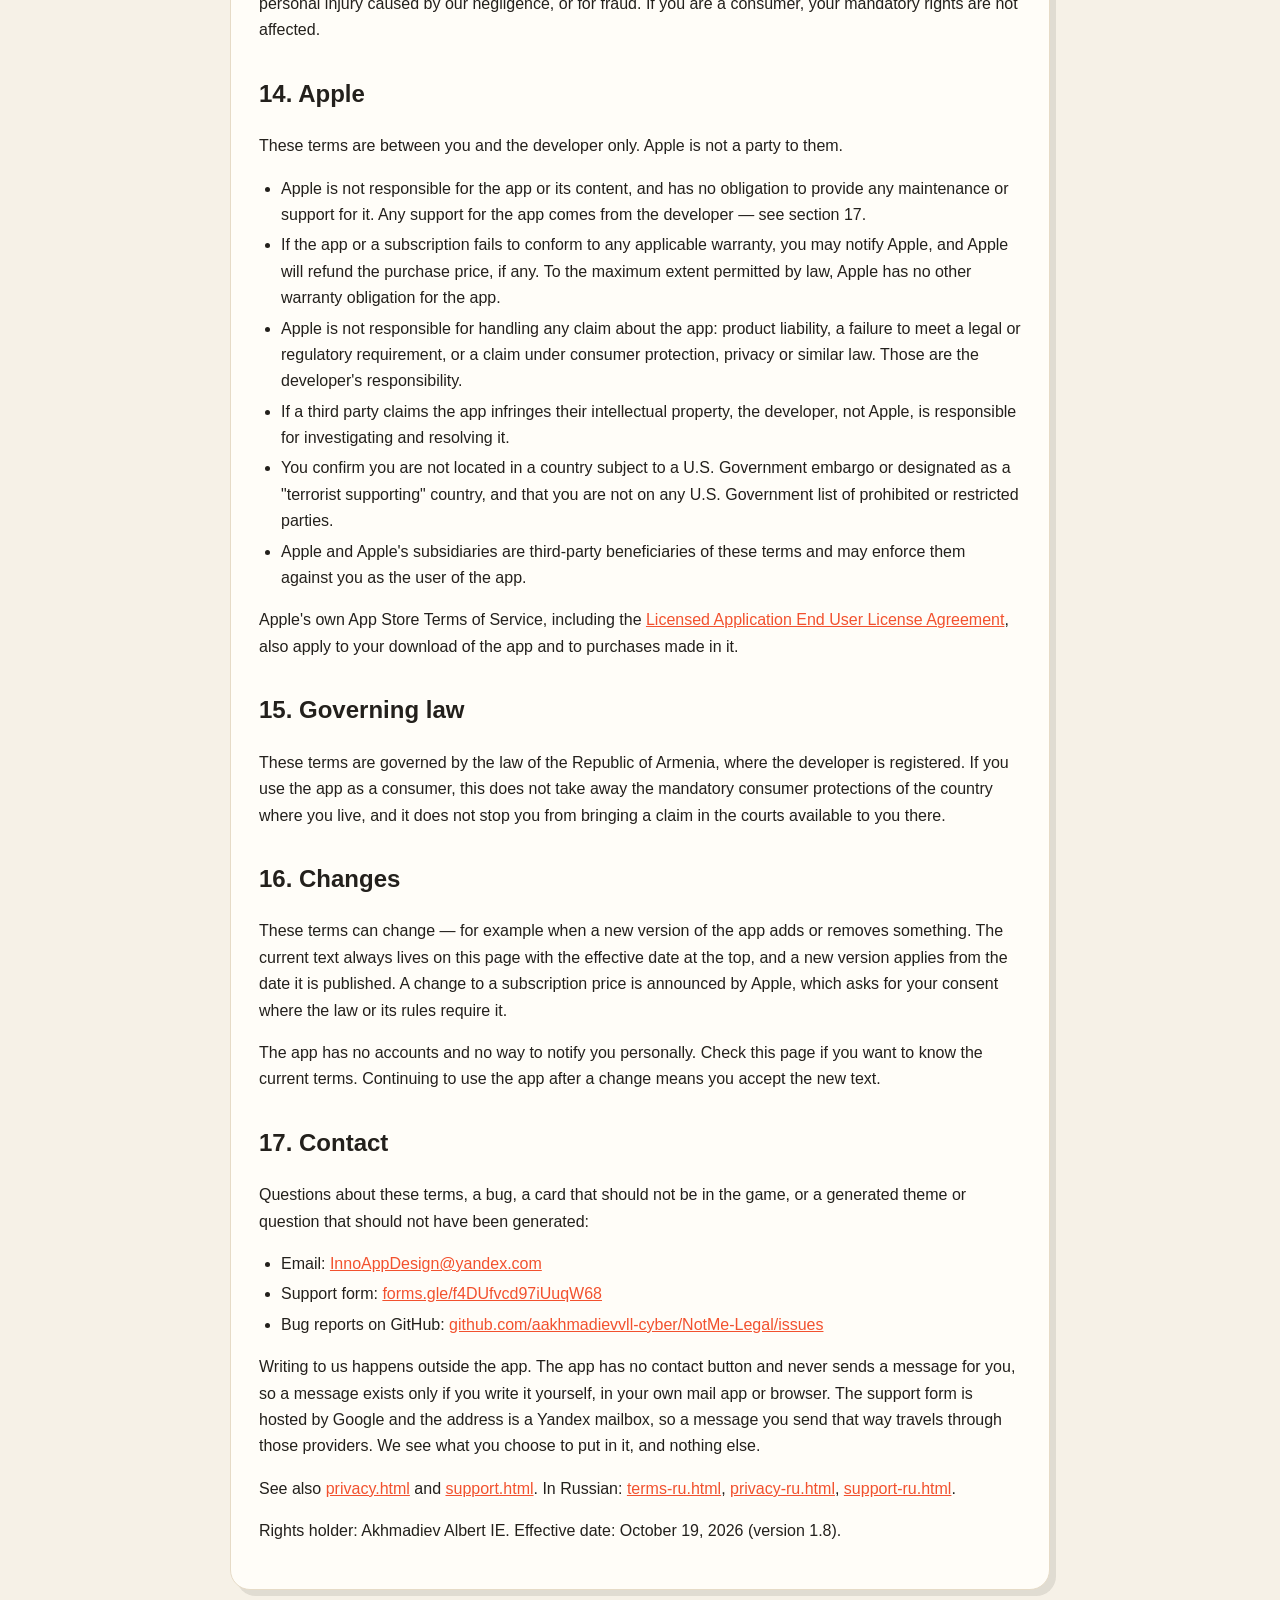
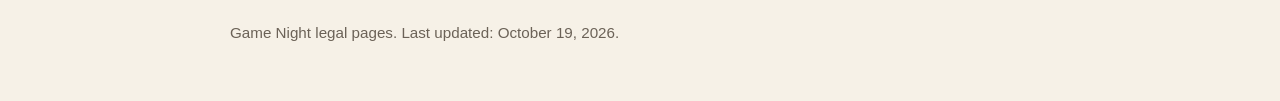
<file: terms.html>
<!doctype html>
<html lang="en"><head><meta charset="utf-8"><meta name="viewport" content="width=device-width, initial-scale=1"><title>Terms of Use — Game Night: Group Party Games</title><link rel="stylesheet" href="styles.css"></head>
<body><main><nav><a href="./">Home</a><a href="privacy.html">Privacy Policy</a><a href="terms.html">Terms</a><a href="support.html">Support</a><a href="store-compliance.html">Store compliance notes</a></nav>
<p class="lang"><strong>English</strong> · <a href="terms-ru.html">Русская версия</a></p>
<section class="card">
<h1>Terms of Use</h1>
<p><strong>Effective date: October 19, 2026.</strong></p>
<p>These terms cover the iOS app <strong>Game Night (until version 1.4: Not Me!): Group Party Games</strong> (Russian name: «Посиделки»), bundle id <code>com.alba.SpyBest</code>, Apple ID 6762642879, version 1.2 and later, including the optional <strong>Game Night Plus</strong> (<strong>Посиделки Плюс</strong>) subscription. The app is published by <strong>Akhmadiev Albert IE</strong>, an individual entrepreneur registered in the Republic of Armenia ("the developer", "we"). You are "you" — the person who installed the app.</p>
<p>Your use of the app is governed by Apple's standard <a href="https://www.apple.com/legal/internet-services/itunes/dev/stdeula/">Licensed Application End User License Agreement</a> (EULA) together with these terms, which add to it. Installing or using the app means you accept both. If you do not accept them, delete the app.</p>

<h2>1. What the app is</h2>
<p>Game Night is a party game for one iPhone or iPad. Everyone plays around a single device and passes it from hand to hand. It has 31 game modes, 179 bundled packs and 13,328 cards; three of the games — Guesstimate, Rarest Answer and Top Answers — are quizzes whose bundled packs are built on public data (section 11). The app is fully bilingual: the interface and the card content are available in Russian and in English. It needs iOS 26.0 or later and runs on iPhone and iPad.</p>
<p>All 31 games are free and work fully offline, in Airplane Mode too. There is no account, no login and no registration. There are no ads and no crash reporting. Since version 1.8 the app sends anonymous usage statistics — which games are played, by how many players, whether they are finished, how the subscription screen and purchases go — to the analytics service PostHog, the only third-party SDK in the app; they never include names or anything you type, and you can switch them off in Settings ("Anonymous statistics").</p>
<p>15 bundled packs — one for every kind of game — are always free, so every game can be played without paying, and each day one more pack of each kind is free as well. The packs you write yourself and the AI themes and questions you have already created are always free too. The other bundled packs (premium packs) come with the <strong>Game Night Plus</strong> subscription; section 4 explains how they unlock and where they are free for everyone.</p>
<p>One feature is optional and online: <strong>creating with AI</strong>. You describe a topic, and our server asks an AI model to build a theme for it — words with taboo words, locations with roles and word pairs — that you can play in up to 17 games, or, since version 1.7, to write <strong>AI questions</strong>: questions for Guesstimate or answer lists for Top Answers and Rarest Answer. Creating with AI needs an internet connection. Each Apple Account can create one AI theme and one set of AI questions for free; after that, AI themes and questions are part of the Game Night Plus subscription (section 4). Game Night Plus is the only thing in the app that costs money.</p>
<p>What the app stores on your device, what it sends when you create AI themes and questions, and what its anonymous usage statistics contain is described in <a href="privacy.html">privacy.html</a>.</p>

<h2>2. Your licence</h2>
<p>The developer grants you a personal, non-exclusive, non-transferable, revocable licence to use the app on Apple devices that you own or control, under Apple's Usage Rules in the App Store Terms of Service and the EULA. The app is licensed to you, not sold.</p>
<ul>
<li>The app itself is free of charge. It is granted through the App Store and only through the App Store.</li>
<li>It is for your own private, non-commercial use — playing the game with the people around you.</li>
<li>You cannot transfer, sublicense, rent, lease, sell or redistribute the app or the licence.</li>
<li>If you stop following these terms, the licence ends. Delete the app if that happens.</li>
</ul>
<p>The App Store age rating is 16+. The app itself never checks anyone's age and has no way to do so. Who installs it, and who ends up holding it during a game, is decided by people — see section 8.</p>

<h2>3. No account, nothing to sign in to</h2>
<p>There is no account system. You never create a profile, set a password or give an email address to use the app. We keep no user profiles, in the app or in the statistics service: the anonymous usage statistics are tied only to a random install id that the app creates, never to a name, an e-mail address or an Apple Account, so we cannot connect an install of the app to a person. The free AI theme, the free set of AI questions and the subscription are tied to your Apple Account through Apple's signed purchase records, not to an account with us.</p>
<p>Your settings — reveal mode, haptics, night-table dark mode, the "show 18+ packs" toggle, the "Anonymous statistics" switch, the last few game modes you played, the player names from your last game and the subscription end date the App Store last reported — are stored by the app on your device (in UserDefaults), and so are your best scores in Mind Meld, Scale It! and the quiz games, a count of your visits and whether the Game Night Plus welcome screen has been shown. The packs you write yourself and the AI themes and questions you create are stored in the app's local database on the same device (see sections 5 and 6).</p>

<h2>4. Game Night Plus, premium packs and the free AI theme and questions</h2>
<ul>
<li><strong>Plans.</strong> Game Night Plus is an auto-renewable subscription with two plans: <strong>Plus Monthly</strong>, billed every month, and <strong>Plus Yearly</strong>, billed every year. Both unlock exactly the same things: every premium bundled pack, and creating AI themes and AI questions within the fair-use limits below.</li>
<li><strong>Premium packs.</strong> Without a subscription you can play 15 bundled packs, one for every kind of game, plus one premium pack of each kind that is free for the day; Game Night Plus opens the rest. Whether a pack is unlocked is decided on your device from your App Store subscription status; the app does not ask our server, and opening the subscription screen from a locked pack does not contact our server either. If your device is offline when the subscription renews, premium packs stay open for up to 3 days after the end date the App Store last reported. In the Russian App Store storefront every bundled pack is free, because App Store purchases are not available there; AI themes and questions need Game Night Plus (or your free theme or free set of questions) there too.</li>
<li><strong>Price.</strong> In the United States the price is $3.00 a month or $10.00 a year. In other countries the App Store sets the price in local currency; the exact price and billing period are shown in the app before you confirm a purchase. Taxes are handled by Apple.</li>
<li><strong>Billing and renewal.</strong> Payment is charged to your Apple Account when you confirm the purchase. The subscription renews automatically for the same period unless you turn off auto-renewal at least 24 hours before the end of the current period; your account is charged for the renewal within the 24 hours before the current period ends.</li>
<li><strong>Cancelling.</strong> You can manage or cancel the subscription at any time in your Apple Account settings (Settings → your name → Subscriptions). Cancelling stops the next renewal; Plus stays active until the end of the period already paid for. Deleting the app does not cancel the subscription.</li>
<li><strong>Refunds.</strong> Payments are processed by Apple, so refunds are requested from Apple under Apple's policies (for example at <a href="https://reportaproblem.apple.com">reportaproblem.apple.com</a>). If Apple refunds a subscription, Plus stops working for it.</li>
<li><strong>Restoring.</strong> On a new device, or after reinstalling, tap "Restore purchases" on the Game Night Plus screen or in Settings.</li>
<li><strong>The welcome screen.</strong> Since version 1.8 the Game Night Plus screen may open by itself once, at the start of your second visit to the app (an opening after at least 30 minutes away). You can close it at once, and every game stays free whether or not you subscribe. It never appears for subscribers, over a game, or in the App Store of mainland China, Russia or Belarus, and it asks only Apple for prices.</li>
<li><strong>The free theme and the free set of questions.</strong> Each Apple Account can create one AI theme and one set of AI questions for free; they are counted separately, so someone who has already created the free theme can still create a free set of questions. Each is used up once it has been created on our server; if the connection drops before it reaches your device, the app fetches it later — our server keeps it for 72 hours. Each Apple Account has up to 3 attempts at the free theme and up to 3 at the free set of questions: a request the AI refuses, or one that fails after it was passed to the AI, uses an attempt; a request that fails before it reaches the AI does not. Once the free theme (or set of questions) is created or all 3 attempts are used, the app says "Your free try has been used", and new themes (or questions) need Game Night Plus. Free themes and questions may be paused for a while when demand or costs are too high.</li>
<li><strong>Fair-use limits.</strong> To keep the service affordable, Game Night Plus currently allows up to 10 generations a day and 30 in any 30 days, themes and questions together; a day starts at midnight UTC. Every generation counts, including a request the AI refuses or one that fails after it was passed to the AI; a request that fails before it reaches the AI does not. How often requests can be sent from one internet address is limited too. The limits are generous for normal play; the app tells you when one is reached and when you can create new themes and questions again.</li>
<li><strong>Availability.</strong> AI themes and questions depend on our server and on third-party AI providers. We work to keep them available, but they can be temporarily unavailable — for maintenance, during an outage, or if the service has to be paused; creating questions may be unavailable even while themes work. Game Night Plus, AI themes and AI questions are not offered in mainland China.</li>
<li><strong>After the subscription ends.</strong> Premium packs lock again, at the latest 3 days after the end of the paid period. The 15 free packs, the packs of the day and your own packs stay playable. AI themes and questions you created stay on your device and remain playable; you only need Plus (or your free theme or free set of questions) to create new ones.</li>
<li><strong>Family Sharing</strong> is not available for this subscription.</li>
</ul>

<h2>5. Packs you create yourself</h2>
<p>You can write your own packs: a title and the card texts you type. They are saved locally on your device (SwiftData) and stay there.</p>
<ul>
<li>There is no share, export, upload or sync path in the app. Your text never leaves the device, is never sent to the developer and is never visible to any other user.</li>
<li>You own what you write, and you are responsible for it. Do not type other people's personal data, other people's copyrighted text, or anything that would be illegal to write down.</li>
<li>The developer never sees this content and cannot review, moderate, recover or restore it.</li>
<li>You can delete your own packs inside the app: Settings has a <strong>Delete my packs</strong> button with a confirmation step, shown once you have created at least one pack.</li>
<li>Deleting the app, or clearing its data, deletes your packs permanently. We hold no backup of them.</li>
</ul>

<h2>6. AI themes, AI questions and generated content</h2>
<ul>
<li><strong>Your description.</strong> You are responsible for what you type. Describe a topic — a film, a hobby, an era, a place. Do not include personal information about yourself or others, do not target real private individuals, and do not ask for sexual content, hateful content, content that sexualises minors, instructions for causing harm, or extremist content. Such requests are refused. For AI questions, these topics are refused as well: wars, disasters, disease, drugs and alcohol, weapons, crime, religion, ethnicity, politics and sitting politicians, borders and disputed territory, and countries and capitals.</li>
<li><strong>Who processes it.</strong> Before the first description is sent, the app asks for your agreement to send it to our server and to an AI provider — Google (Gemini API, USA), or OpenAI (USA) as a fallback; questions are made by Google only, without OpenAI. They process it only to create the theme or questions. Details are in the <a href="privacy.html">Privacy Policy</a>.</li>
<li><strong>Generated content is made by a machine.</strong> Words, taboo words, locations, roles and pairs are produced by an AI model under a content policy for a 16+ party game. They can still be inaccurate, repetitive, oddly chosen, or not to everyone's taste. Look through a theme before playing it with a group, and skip any card that does not fit. Report anything that should not have been generated to the contact address in section 17 — for example through the "Report" link on the page of the theme or questions, which opens the support page.</li>
<li><strong>AI questions are the AI's estimate.</strong> In AI questions, the questions, numbers, facts, answer lists and their popularity are made up by an AI model, and we do not check them. They are the AI's estimate, not reference data: numbers can be inaccurate and lists incomplete. They have no sources, and the game labels these numbers and lists as the AI's estimate. Do not rely on them as facts.</li>
<li><strong>Your themes and questions.</strong> A theme or set of questions is saved on your device, like your own packs. As between you and us, we claim no rights in your descriptions or in the themes and questions generated for you; use them for your own games. You give us permission to process your description only to create the theme or questions and run the service as described in the Privacy Policy.</li>
<li><strong>Deleting.</strong> You can delete your AI themes and questions in Settings — all at once — or one by one on their own page, with a confirmation step. Deleting the app deletes them too. We keep a finished theme or set of questions on our server for 72 hours only so that an interrupted generation can be recovered (its title may repeat words from your description); we cannot restore them after that.</li>
</ul>

<h2>7. Acceptable use</h2>
<p>Use the app as a game. Do not:</p>
<ul>
<li>reverse engineer, decompile, disassemble or try to extract the source code or the bundled card content, except where the law expressly allows it;</li>
<li>modify the app, or build a derivative app or product from it or from its content;</li>
<li>copy, republish or resell the bundled packs and cards, in the app or anywhere else (the third-party figures and facts in section 11 stay under their own licences);</li>
<li>call our server outside the app, share or reuse purchase proofs, try to get more than one free theme and one free set of questions per Apple Account, get around the fair-use limits, or overload the service;</li>
<li>use creating with AI to make content that breaks section 6 or the law;</li>
<li>use the app to harass, humiliate, threaten or bully anyone, or to break any law that applies to you;</li>
<li>use the app in a paid or commercial setting — for example, as ticketed entertainment or as part of a venue's programme — without written permission from the developer.</li>
</ul>
<p>We may refuse requests, or stop a subscription's access to creating with AI, if they are used to break these rules. That does not affect your rights under Apple's refund policies.</p>

<h2>8. The 18+ packs are opt-in, and the host decides who plays</h2>
<p>Some packs are marked 18+: flirting, hookups, nightlife, references to alcohol, and dark lateral-thinking riddles. They are <strong>hidden by default</strong>. They appear only after someone turns on the "show 18+ packs" setting.</p>
<p>That toggle is a convenience content filter, not a parental control. There is no passcode on it, no age verification behind it, and nothing in the app checks who is holding the phone. Anyone with the device in their hands can turn it on or off.</p>
<p>These packs are intended for adults. If you are the host — the person whose phone is on the table — you decide which packs are open and who is sitting in the circle. Check the group before you turn 18+ packs on, and turn them back off before handing the phone to a younger group. If you are playing with minors, or with people who have not agreed to adult content, keep the toggle off and pick a family-friendly pack.</p>

<h2>9. Dares and prompts are entertainment</h2>
<p>The cards are written to make a room laugh and argue. They are entertainment, not instructions and not advice.</p>
<ul>
<li>Every card is optional. A player can skip any card, pass their turn, or leave the game at any moment, for any reason or none. Skipping is a normal part of playing, not a forfeit you must justify.</li>
<li>Do not do anything unsafe, illegal, degrading or harmful because a card mentions it. A card is a suggestion on a screen; what actually happens in the room is a choice the players make themselves.</li>
<li>Respect consent. Do not pressure anyone into answering a question or doing a dare, and stop when someone says stop.</li>
<li>One mode, "Who am I?" («Кто я?»), asks a player to hold the phone to their forehead and tilt it to answer. Hold the device firmly and give yourself room. The app reads the tilt live through the device motion sensor; the readings are never stored and never sent anywhere.</li>
<li>You are responsible for your own actions and for what your group does while playing.</li>
</ul>

<h2>10. Alcohol</h2>
<p>Nothing in the app requires anyone to drink. Some 18+ cards mention drinks or nightlife; any of them can be skipped like any other card. The app keeps no record of what happens at the table: on the device it keeps only a few best scores and a count of games started, and its anonymous usage statistics say only which game was played, by how many players, and whether and where it ended — never the cards, the answers or what anyone did. So nothing anyone drinks, or declines to drink, is counted or kept. Drinking non-alcoholic, or not drinking at all, is always a valid way to play. Follow the drinking-age law where you are, and never drive after drinking.</p>

<h2>11. Intellectual property</h2>
<p>The app, its code, its design, its name, its icon and the 179 bundled packs and 13,328 cards — their selection, arrangement and wording — belong to Akhmadiev Albert IE and are protected by copyright, except for the third-party data described below. These terms give you a licence to play, and nothing else. All rights not expressly granted are reserved.</p>
<p><strong>Third-party data.</strong> The numbers in the bundled Estimates packs (played in Guesstimate) and the popularity of answers in the bundled Answer lists packs (played in Rarest Answer and Top Answers) are figures and facts compiled from public sources. We retell them in our own words, and some figures are rounded. Those figures and facts do not belong to us: they remain subject to the licences of their sources, and nothing in these terms limits what those licences allow you to do with them. The datasets used, with their licences:</p>
<ul>
<li><a href="https://population.un.org/wpp/">UN DESA World Population Prospects 2024</a> — <a href="https://creativecommons.org/licenses/by/3.0/igo/">CC BY 3.0 IGO</a>; figures rounded;</li>
<li><a href="https://ourworldindata.org/">Our World in Data</a> — <a href="https://creativecommons.org/licenses/by/4.0/">CC BY 4.0</a>;</li>
<li><a href="https://data.worldbank.org/">World Bank Open Data</a> — <a href="https://creativecommons.org/licenses/by/4.0/">CC BY 4.0</a>;</li>
<li><a href="https://dumps.wikimedia.org/other/pageviews/readme.html">Wikimedia pageviews</a> — a year of Wikipedia page views, from which answer popularity is counted — <a href="https://creativecommons.org/publicdomain/zero/1.0/">CC0</a> (public domain); we credit it voluntarily.</li>
</ul>
<p>Other figures come from named publications — the UN, NASA, Guinness World Records, company reports, scientific papers, Wikipedia articles and others; we take only the facts, never their text. Every Guesstimate answer in the bundled packs shows its source, and the "Data sources" screen in Settings lists every source and dataset with its licence. For everyday categories (fruits, dishes and the like) popularity is an editors' estimate, and the game says so. The names of the sources and data providers belong to their owners; we name them to credit them, not to suggest that they endorse the app. Questions and lists made by AI do not come from these sources: their numbers, lists and popularity are the AI's estimate (section 6).</p>
<p>The packs you write yourself are yours. Because they never leave your device, you grant the developer no rights in them. For AI themes and AI questions, see section 6.</p>

<h2>12. No warranty</h2>
<p>The app is provided "as is". To the extent the law allows, the developer gives no warranties, express or implied, including any implied warranty of merchantability, fitness for a particular purpose or non-infringement.</p>
<p>The games run on your device and do not depend on any server. The figures in the bundled quiz packs come from public sources and can be rounded, revised or out of date; the numbers, facts, lists and popularity in AI questions are the AI's estimate, which we do not check. Both are there to play with, not to rely on. AI themes and questions are an online service: we do not promise that it will be available without interruption, that every generated theme or question will be correct or to everyone's taste, or that the app will keep working on future versions of iOS or on every device. If you are a consumer, your mandatory rights under the law of the country you live in are not affected by this section.</p>

<h2>13. Limitation of liability</h2>
<p>To the extent the law allows, the developer is not liable for indirect, incidental or consequential loss arising from the app or from the way people choose to play it — including arguments, embarrassment, offence taken at a card, a generated theme or an AI question, injury or property damage caused by something players decided to do, or the loss of packs, themes or questions stored on your device.</p>
<p>The app and its games are free. Subscription payments are collected by Apple, and refunds are handled by Apple (section 4). Nothing here limits liability that cannot be limited by law, including liability for death or personal injury caused by our negligence, or for fraud. If you are a consumer, your mandatory rights are not affected.</p>

<h2>14. Apple</h2>
<p>These terms are between you and the developer only. Apple is not a party to them.</p>
<ul>
<li>Apple is not responsible for the app or its content, and has no obligation to provide any maintenance or support for it. Any support for the app comes from the developer — see section 17.</li>
<li>If the app or a subscription fails to conform to any applicable warranty, you may notify Apple, and Apple will refund the purchase price, if any. To the maximum extent permitted by law, Apple has no other warranty obligation for the app.</li>
<li>Apple is not responsible for handling any claim about the app: product liability, a failure to meet a legal or regulatory requirement, or a claim under consumer protection, privacy or similar law. Those are the developer's responsibility.</li>
<li>If a third party claims the app infringes their intellectual property, the developer, not Apple, is responsible for investigating and resolving it.</li>
<li>You confirm you are not located in a country subject to a U.S. Government embargo or designated as a "terrorist supporting" country, and that you are not on any U.S. Government list of prohibited or restricted parties.</li>
<li>Apple and Apple's subsidiaries are third-party beneficiaries of these terms and may enforce them against you as the user of the app.</li>
</ul>
<p>Apple's own App Store Terms of Service, including the <a href="https://www.apple.com/legal/internet-services/itunes/dev/stdeula/">Licensed Application End User License Agreement</a>, also apply to your download of the app and to purchases made in it.</p>

<h2>15. Governing law</h2>
<p>These terms are governed by the law of the Republic of Armenia, where the developer is registered. If you use the app as a consumer, this does not take away the mandatory consumer protections of the country where you live, and it does not stop you from bringing a claim in the courts available to you there.</p>

<h2>16. Changes</h2>
<p>These terms can change — for example when a new version of the app adds or removes something. The current text always lives on this page with the effective date at the top, and a new version applies from the date it is published. A change to a subscription price is announced by Apple, which asks for your consent where the law or its rules require it.</p>
<p>The app has no accounts and no way to notify you personally. Check this page if you want to know the current terms. Continuing to use the app after a change means you accept the new text.</p>

<h2>17. Contact</h2>
<p>Questions about these terms, a bug, a card that should not be in the game, or a generated theme or question that should not have been generated:</p>
<ul>
<li>Email: <a href="mailto:InnoAppDesign@yandex.com">InnoAppDesign@yandex.com</a></li>
<li>Support form: <a href="https://forms.gle/f4DUfvcd97iUuqW68">forms.gle/f4DUfvcd97iUuqW68</a></li>
<li>Bug reports on GitHub: <a href="https://github.com/aakhmadievvll-cyber/NotMe-Legal/issues">github.com/aakhmadievvll-cyber/NotMe-Legal/issues</a></li>
</ul>
<p>Writing to us happens outside the app. The app has no contact button and never sends a message for you, so a message exists only if you write it yourself, in your own mail app or browser. The support form is hosted by Google and the address is a Yandex mailbox, so a message you send that way travels through those providers. We see what you choose to put in it, and nothing else.</p>
<p>See also <a href="privacy.html">privacy.html</a> and <a href="support.html">support.html</a>. In Russian: <a href="terms-ru.html">terms-ru.html</a>, <a href="privacy-ru.html">privacy-ru.html</a>, <a href="support-ru.html">support-ru.html</a>.</p>
<p>Rights holder: Akhmadiev Albert IE. Effective date: October 19, 2026 (version 1.8).</p>
</section><footer>Game Night legal pages. Last updated: October 19, 2026.</footer></main></body></html>
</file>
<file: styles.css>
:root {
  color-scheme: light dark;
  --bg: #f6f1e7;
  --card: #fffdf8;
  --text: #23201c;
  --muted: #6b6257;
  --accent: #f2512e;
  --border: #e6dbc7;
  --shadow: rgba(35, 32, 28, .10);
}
@media (prefers-color-scheme: dark) {
  :root {
    --bg: #1c1814;
    --card: #262119;
    --text: #f4ece0;
    --muted: #b9ab97;
    --accent: #ff7a5c;
    --border: #3b332a;
    --shadow: rgba(0, 0, 0, .45);
  }
}
* { box-sizing: border-box; }
body {
  margin: 0;
  font-family: -apple-system, BlinkMacSystemFont, "Segoe UI", Roboto, Arial, sans-serif;
  background: var(--bg);
  color: var(--text);
  line-height: 1.65;
}
main { max-width: 860px; margin: 0 auto; padding: 32px 20px 56px; }
nav { display: flex; flex-wrap: wrap; gap: 10px; margin: 18px 0 12px; }
nav a {
  background: var(--card);
  border: 1px solid var(--border);
  border-radius: 999px;
  padding: 8px 14px;
  text-decoration: none;
  box-shadow: 0 2px 0 var(--shadow);
}
nav a:hover { border-color: var(--accent); }
.lang { display: flex; gap: 10px; margin: 0 0 26px; font-size: .95rem; }
.lang a { text-decoration: none; }
a { color: var(--accent); }
.card {
  background: var(--card);
  border: 1px solid var(--border);
  border-radius: 20px;
  padding: 28px;
  box-shadow: 6px 6px 0 var(--shadow);
}
h1 { line-height: 1.15; margin-top: 0; letter-spacing: -.01em; }
h2 { margin-top: 30px; }
.muted { color: var(--muted); }
code { background: rgba(127, 127, 127, .14); padding: 2px 5px; border-radius: 6px; }
ul { padding-left: 22px; }
li { margin: 4px 0; }
footer { margin-top: 30px; color: var(--muted); font-size: .95rem; }
</file>
